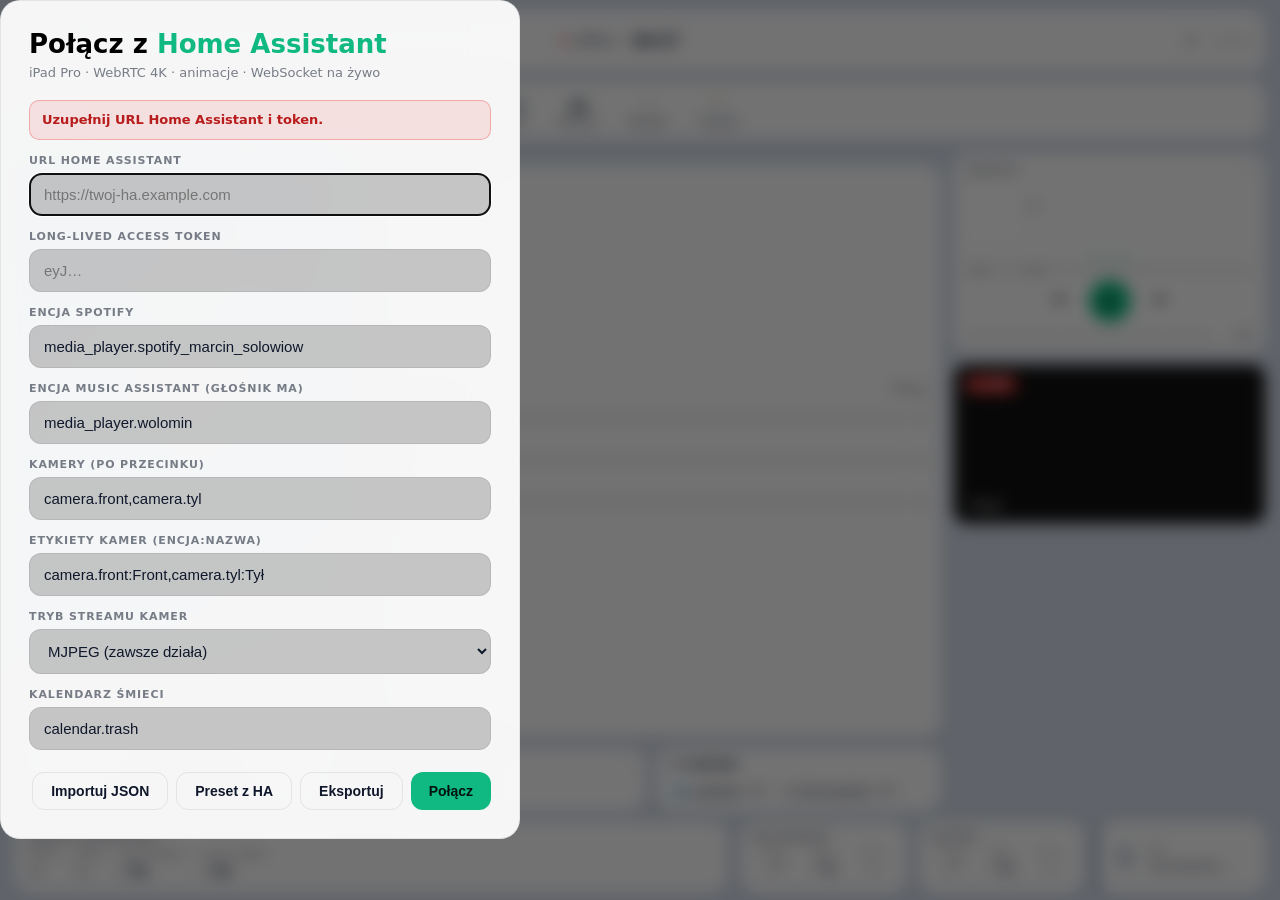
<file: ipad-pro-dashboard/index.html>
<!DOCTYPE html>
<html lang="pl">
<head>
  <meta charset="UTF-8">
  <meta name="viewport" content="width=device-width, initial-scale=1, maximum-scale=1, viewport-fit=cover, user-scalable=no">
  <meta name="apple-mobile-web-app-capable" content="yes">
  <meta name="apple-mobile-web-app-status-bar-style" content="black-translucent">
  <meta name="theme-color" content="#10b981">
  <meta name="color-scheme" content="dark light">
  <link rel="manifest" href="manifest.webmanifest">
  <meta http-equiv="Cache-Control" content="no-cache, no-store, must-revalidate">
  <meta http-equiv="Pragma" content="no-cache">
  <link rel="stylesheet" href="css/app.css?v=1.2.3">
  <title>Dom</title>
  <style>
    .boot-status {
      position: fixed; inset: 0; z-index: 9999; display: flex; align-items: center; justify-content: center;
      color: #334155; font: 600 15px/1.4 system-ui, sans-serif; pointer-events: none;
      background: #d4dce8;
    }
    .boot-status.err { color: #b91c1c; padding: 24px; text-align: center; max-width: 420px; margin: auto; }
    .boot-status.hidden { display: none; }
    /* krytyczny layout — działa nawet gdy Safari trzyma stary app.css */
    body.theme-light { background: #d4dce8; color: #0f172a; }
    body.theme-light #ambient { display: none; }
    #view-home { overflow: hidden; display: flex; flex-direction: column; }
    .dash { flex: 1; min-height: 0; display: flex; flex-direction: column; }
    .dash-cols { flex: 1; min-height: 0; display: grid; grid-template-columns: minmax(180px, 27%) minmax(220px, 1fr) minmax(180px, 25%); gap: 12px; align-items: stretch; }
    .dash-col { display: flex; flex-direction: column; gap: 10px; min-height: 0; overflow: hidden; }
    .tile { background: rgba(255,255,255,0.94); border: 1px solid rgba(15,23,42,0.08); box-shadow: 0 2px 14px rgba(15,23,42,0.06); border-radius: 16px; }
    .wcard { flex: 1; min-height: 120px; display: flex; flex-direction: column; padding: 16px 18px; border-radius: 20px; cursor: pointer; background: linear-gradient(150deg, #9cc6ef, #bcd8f2 42%, #e9f1fa); border: 1px solid rgba(255,255,255,0.55); color: #0b2034; box-shadow: 0 4px 20px rgba(15,23,42,0.08); }
    .gauge { flex-shrink: 0; padding: 12px; text-align: center; }
    .gauge-svg { width: 72px; height: 72px; max-width: 72px; max-height: 72px; display: block; margin: 0 auto; }
    .dash-b { flex-shrink: 0; display: flex; gap: 12px; margin-top: 10px; }
    .aqcard { flex: 1.3; padding: 10px 14px; }
    .glance { flex: 1; display: flex; gap: 10px; }
    .gcard { flex: 1; padding: 10px 12px; }
    .mid-split { display: flex; gap: 10px; flex-shrink: 0; }
    .mid-split .runcard, .mid-split .kcard { flex: 1; min-width: 0; }
    .wfc { display: flex; gap: 6px; margin-top: 8px; padding-top: 8px; border-top: 1px solid rgba(15,23,42,0.08); }
    .wfc-day { flex: 1; text-align: center; font-size: 10px; }
    .wfc-i { display: block; font-size: 16px; margin: 2px 0; }
    .trash-card { display: flex; align-items: center; gap: 10px; padding: 10px 12px; border-left: 4px solid var(--trash-accent, #94a3b8); }
    .trash-ic { width: 28px; height: 28px; flex-shrink: 0; fill: none; stroke: var(--trash-accent, #94a3b8); stroke-width: 1.6; stroke-linecap: round; stroke-linejoin: round; }
    .trash-when { font-size: 16px; font-weight: 800; letter-spacing: -0.02em; line-height: 1.1; }
    .trash-when.soon { color: #ca8a04; }
    .trash-what { font-size: 11px; font-weight: 600; color: rgba(15,23,42,0.55); margin-top: 2px; }
    .rgrid { display: flex; flex-wrap: wrap; margin: -4px; }
    .rcell { flex: 1 1 calc(33.33% - 8px); margin: 4px; min-width: 88px; padding: 8px 10px; }
    .ecard, .kcard, .spro { border-radius: 16px; }
    .camcard { flex: 1 1 auto; max-height: 160px; min-height: 110px; position: relative; overflow: hidden; background: #111; border: 1px solid rgba(15,23,42,0.1); box-shadow: 0 2px 14px rgba(15,23,42,0.06); }
    .camcard .cam-viewport { position: absolute; inset: 0; }
    .camcard .cam-stream { width: 100%; height: 100%; object-fit: cover; display: block; }
  </style>
</head>
<body class="theme-light">
  <div id="boot-status" class="boot-status">Ładowanie panelu…</div>
  <div id="ambient" aria-hidden="true">
    <div class="orb orb-a"></div>
    <div class="orb orb-b"></div>
    <div class="orb orb-c"></div>
    <div class="grain"></div>
  </div>

  <div id="app" class="app hidden">
    <header class="topbar tile anim-in">
      <button type="button" class="icon-btn" id="btn-menu" aria-label="Ustawienia">☰</button>
      <div class="topbar-center">
        <div class="status-pill" id="status-pill"><span class="dot"></span><span id="status-text">offline</span></div>
        <div class="clock" id="clock">--:--</div>
      </div>
      <div class="topbar-right">
        <button type="button" class="icon-btn subtle" id="btn-refresh" aria-label="Odśwież panel" title="Aktualizuj z Git">↺</button>
        <span class="ver" id="ver">v1.2.3</span>
      </div>
    </header>

    <nav class="tabnav tile anim-in" id="tabnav">
      <button type="button" class="tb active" data-tab="home"><span class="tbi">🏠</span>Dom</button>
      <button type="button" class="tb" data-tab="rooms" data-room="salon"><span class="tbi">🛋️</span>Salon</button>
      <button type="button" class="tb" data-tab="rooms" data-room="sypialnia"><span class="tbi">🛏️</span>Sypialnia</button>
      <button type="button" class="tb" data-tab="rooms" data-room="kuchnia"><span class="tbi">🍳</span>Kuchnia</button>
      <button type="button" class="tb" data-tab="rooms" data-room="lazienka_dol"><span class="tbi">🛁</span>Łazienki</button>
      <button type="button" class="tb" data-tab="rooms" data-room="ogrod"><span class="tbi">🌳</span>Ogród</button>
      <button type="button" class="tb" data-tab="energy"><span class="tbi">⚡</span>Energia</button>
      <button type="button" class="tb" data-tab="k1c"><span class="tbi">🖨️</span>K1C</button>
      <button type="button" class="tb" data-tab="cameras"><span class="tbi">📷</span>Kamery</button>
      <button type="button" class="tb" data-tab="music"><span class="tbi">♪</span>Muzyka</button>
      <button type="button" class="tb" data-tab="weather"><span class="tbi">🌦️</span>Pogoda</button>
    </nav>

    <main id="main" class="main">
      <section id="view-home" class="view active" data-view="home">
        <div class="dash">
          <div class="dash-cols">
            <div class="dash-col dash-left">
              <div class="wcard wcard-nav" id="dash-wcard" title="Pogoda — szczegóły">
                <div class="wsun" aria-hidden="true"></div>
                <div class="wglow" aria-hidden="true"></div>
                <div class="wc-inner">
                <div class="wtop">
                  <div>
                    <div class="wcond" id="wd-cond">Pogoda</div>
                    <div class="wloc">📍 Dom</div>
                  </div>
                  <svg class="wsvg" id="wsvg" viewBox="0 0 36 36" aria-hidden="true"></svg>
                </div>
                <div class="wtemp"><span id="wd-temp">--</span><span class="wunit">°C</span></div>
                <div class="wstats">
                  <div class="wst"><b id="wd-pres">--</b><span>hPa</span></div>
                  <div class="wst"><b id="wd-hum">--</b><span>%</span></div>
                  <div class="wst"><b id="wd-wind">--</b><span>km/h</span></div>
                </div>
                <div class="waqline" id="wd-aq"></div>
                <div class="wsunline" id="wd-sun"></div>
                <div class="wfc" id="wfc"></div>
                </div>
              </div>
              <div class="gauge tile">
                <svg class="gauge-svg" viewBox="0 0 120 120" width="72" height="72" aria-hidden="true">
                  <circle cx="60" cy="60" r="52" stroke="rgba(127,127,127,0.18)" stroke-width="10" fill="none"/>
                  <circle id="gauge-arc" cx="60" cy="60" r="52" stroke="#34d399" stroke-width="10" fill="none" stroke-linecap="round" stroke-dasharray="327" stroke-dashoffset="327" transform="rotate(-90 60 60)"/>
                  <text id="gauge-pct" x="60" y="57" text-anchor="middle" font-size="22" font-weight="700">--</text>
                </svg>
                <div class="gauge-lbl">Jakość powietrza</div>
                <div class="gauge-val" id="gauge-lab">--</div>
              </div>
            </div>
            <div class="dash-col dash-mid">
              <div class="rgrid" id="dash-rooms"></div>
              <div class="scenerow" id="dash-scenes"></div>
              <div class="ecard tile">
                <div class="ecard-h">
                  <span class="ecard-t">⚡ Pobór mocy</span>
                  <span class="ecard-now"><span id="e-now">--</span><span class="eu">W</span></span>
                </div>
                <div class="ephases">
                  <div class="eph"><span>L1</span><div class="eph-bar"><i id="e-b1"></i></div><b id="e-pp1">--</b> W</div>
                  <div class="eph"><span>L2</span><div class="eph-bar"><i id="e-b2"></i></div><b id="e-pp2">--</b> W</div>
                  <div class="eph"><span>L3</span><div class="eph-bar"><i id="e-b3"></i></div><b id="e-pp3">--</b> W</div>
                </div>
              </div>
              <div class="mid-split">
                <div class="runcard tile" id="runcard">
                  <div class="run-h"><span class="run-t">🏃 Bieganie dziś</span><span class="run-date" id="run-date">--</span></div>
                  <div class="run-body" id="run-body"><div class="run-empty">Sprawdzam plan…</div></div>
                </div>
                <div class="kcard tile">
                  <div class="kc-h">❄️ Lodówka</div>
                  <div class="ktemps">
                    <div><span>🧊 Lodówka</span><b id="ft2">--</b>°</div>
                    <div><span>❄️ Zamrażarka</span><b id="fzt">--</b>°</div>
                  </div>
                </div>
              </div>
            </div>
            <div class="dash-col dash-right">
              <div class="spro tile">
                <div class="spro-top"><span>Spotify</span><span class="sp-badge">♪</span></div>
                <div class="spro-body">
                  <div class="spro-art" id="sp-art"></div>
                  <div><div class="spro-track" id="sp-t">--</div><div class="spro-artist" id="sp-a">--</div></div>
                </div>
                <div class="wave" id="sp-wave"><span></span><span></span><span></span><span></span><span></span><span></span><span></span><span></span></div>
                <div class="spprog"><span class="sppt" id="sp-pos">0:00</span><div class="sppbar"><div class="sppfill" id="sp-pf"></div></div><span class="sppt" id="sp-dur">0:00</span></div>
                <div class="mctrl">
                  <button type="button" class="mbtn" id="sp-prev">⏮</button>
                  <button type="button" class="mbtn play" id="sp-play">▶</button>
                  <button type="button" class="mbtn" id="sp-next">⏭</button>
                </div>
                <div class="volr"><div class="volbw volset" id="sp-vbw"><div class="volb" id="sp-vb"></div></div><div class="volv" id="sp-vv">0%</div></div>
              </div>
              <div class="camcard tile camcard-dash-nav" id="dash-cam" data-cam="" title="Kamery">
                <div class="cam-viewport">
                  <img class="cam-stream" alt="">
                  <div class="cam-off">brak obrazu</div>
                  <span class="cam-live"><i></i>LIVE</span>
                </div>
                <span class="label">Front</span>
              </div>
              <div class="ctlrow" id="dash-gates"></div>
            </div>
          </div>
          <div class="dash-b">
            <div class="aqcard tile">
              <div class="aqtitle">Jakość powietrza</div>
              <div class="aqgrid">
                <div class="aqitem">PM2.5<b><span id="pm25">--</span></b></div>
                <div class="aqitem">PM10<b><span id="pm10">--</span></b></div>
                <div class="aqitem">Norma PM2.5<b><span id="pm25n">--</span>%</b></div>
                <div class="aqitem">Norma PM10<b><span id="pm10n">--</span>%</b></div>
                <div class="aqitem" id="waq2"></div>
              </div>
            </div>
            <div class="glance">
              <div class="gcard tile">
                <div class="gtitle">Paczkomat</div>
                <div class="grow">
                  <div class="gi"><div class="gl">Temp</div><div class="gv"><span id="pk-t">--</span>°</div></div>
                  <div class="gi"><div class="gl">Wilg.</div><div class="gv"><span id="pk-h">--</span>%</div></div>
                  <div class="gi"><div class="gl">Ciśn.</div><div class="gv"><span id="pk-p">--</span></div></div>
                </div>
              </div>
              <div class="gcard tile">
                <div class="gtitle">Ogród</div>
                <div class="grow">
                  <div class="gi"><div class="gl">Temp</div><div class="gv"><span id="og-t">--</span>°</div></div>
                  <div class="gi"><div class="gl">Wilg.</div><div class="gv"><span id="og-h">--</span>%</div></div>
                  <div class="gi"><div class="gl">Ciśn.</div><div class="gv"><span id="og-p">--</span></div></div>
                </div>
              </div>
              <div class="gcard tile trash-card" id="trash-card">
                <svg class="trash-ic" id="trash-ic" viewBox="0 0 24 24" aria-hidden="true"><path d="M4 7h16M9 7V5a1 1 0 0 1 1-1h4a1 1 0 0 1 1 1v2M6 7l1 13a1 1 0 0 0 1 1h8a1 1 0 0 0 1-1l1-13M10 11v6M14 11v6"/></svg>
                <div class="trash-info">
                  <div class="trash-when" id="trash-when">--</div>
                  <div class="trash-what" id="trash-what">sprawdzam…</div>
                </div>
              </div>
            </div>
          </div>
        </div>
      </section>

      <section id="view-cameras" class="view" data-view="cameras">
        <div class="page-head anim-in">
          <h1 class="page-title">Kamery</h1>
          <p class="page-sub">WebRTC / HLS / MJPEG · pinch-to-zoom w pełnym ekranie</p>
        </div>
        <div class="cam-grid" id="cam-grid"></div>
      </section>

      <section id="view-weather" class="view" data-view="weather">
        <h1 class="page-title anim-in">Pogoda</h1>
        <div id="weather-hero" class="weather-hero glass anim-in"></div>
        <h2 class="section-title anim-in delay-1">Prognoza 7 dni</h2>
        <div id="weather-daily" class="weather-daily"></div>
      </section>

      <section id="view-music" class="view ma-view" data-view="music">
        <div class="ma-head">
          <h1 class="ma-logo">Muzyka</h1>
          <p class="ma-sub">Music Assistant · Discover</p>
          <div class="ma-chips" id="music-chips">
            <button type="button" class="ma-chip on" data-music="discover">Discover</button>
            <button type="button" class="ma-chip" data-music="search">Szukaj</button>
            <button type="button" class="ma-chip" data-music="radio">Radio</button>
            <button type="button" class="ma-chip" data-music="library">Biblioteka</button>
            <button type="button" class="ma-chip" data-music="spotify">Spotify</button>
          </div>
          <div class="ma-players-label">Odtwarzacze</div>
          <div class="ma-players" id="ma-players"></div>
        </div>
        <div class="ma-body">
          <div class="ma-panel" data-panel="discover" id="ma-discover-grid"></div>
          <div class="ma-panel hidden" data-panel="search">
            <div class="ma-search-bar">
              <input type="search" id="ma-query" placeholder="Szukaj artysty, albumu, utworu…" enterkeyhint="search">
              <button type="button" class="btn primary" id="ma-search-btn">Szukaj</button>
            </div>
            <div id="ma-search-results"></div>
          </div>
          <div class="ma-panel hidden" data-panel="radio" id="ma-radio-list"></div>
          <div class="ma-panel hidden" data-panel="library" id="ma-lib-list"></div>
          <div class="ma-panel hidden" data-panel="spotify" id="ma-spotify-feed"></div>
        </div>
        <div class="ma-playerbar" id="now-playing">
          <div class="np-art" id="np-art"></div>
          <div class="np-eq" id="np-eq"><span></span><span></span><span></span><span></span></div>
          <div class="np-meta">
            <div class="np-title" id="np-title">Nic nie gra</div>
            <div class="np-artist" id="np-artist">Wybierz utwór</div>
            <div class="np-progress"><div class="np-bar" id="np-bar"></div></div>
          </div>
          <div class="np-ctrl">
            <button type="button" class="icon-btn" id="np-prev">⏮</button>
            <button type="button" class="icon-btn primary round" id="np-play">▶</button>
            <button type="button" class="icon-btn" id="np-next">⏭</button>
          </div>
          <div class="np-vol"><div class="np-vol-bar" id="np-vol"><div id="np-vol-fill"></div></div><span id="np-vol-txt">0%</span></div>
        </div>
      </section>

      <section id="view-energy" class="view" data-view="energy">
        <h1 class="page-title anim-in">Energia</h1>
        <div class="energy-grid anim-in" id="energy-page"></div>
      </section>

      <section id="view-k1c" class="view" data-view="k1c">
        <h1 class="page-title anim-in">Drukarka K1C</h1>
        <div id="k1c-page" class="anim-in"></div>
      </section>

      <section id="view-rooms" class="view" data-view="rooms">
        <h1 class="page-title anim-in">Pokoje</h1>
        <div class="room-tabs anim-in delay-1" id="room-tabs"></div>
        <div class="light-grid anim-in delay-2" id="room-grid"></div>
        <div id="room-extra" class="room-extra anim-in delay-3"></div>
      </section>
    </main>
  </div>

  <dialog id="cfg" class="cfg-dialog">
    <form class="cfg-card glass" id="cfg-form">
      <h2>Połącz z <span>Home Assistant</span></h2>
      <p class="cfg-sub">iPad Pro · WebRTC 4K · animacje · WebSocket na żywo</p>
      <div id="cfg-error" class="cfg-error" hidden role="alert"></div>
      <label>URL Home Assistant</label>
      <input type="url" id="cfg-url" placeholder="https://twoj-ha.example.com" autocomplete="url" required>
      <label>Long-Lived Access Token</label>
      <input type="password" id="cfg-token" placeholder="eyJ…" autocomplete="off" required>
      <label>Encja Spotify</label>
      <input type="text" id="cfg-spotify" placeholder="media_player.spotify_marcin_solowiow" value="">
      <label>Encja Music Assistant (głośnik MA)</label>
      <input type="text" id="cfg-ma" placeholder="media_player.wolomin" value="">
      <label>Kamery (po przecinku)</label>
      <input type="text" id="cfg-cams" placeholder="camera.front,camera.tyl" value="">
      <label>Etykiety kamer (encja:nazwa)</label>
      <input type="text" id="cfg-labels" placeholder="camera.front:Front,camera.tyl:Tył" value="">
      <label>Tryb streamu kamer</label>
      <select id="cfg-cam-mode">
        <option value="auto">Auto — WebRTC → HLS → MJPEG</option>
        <option value="webrtc">WebRTC (najlepsza jakość)</option>
        <option value="4k">HLS HD/4K</option>
        <option value="mjpeg">MJPEG (zawsze działa)</option>
      </select>
      <label>Kalendarz śmieci</label>
      <input type="text" id="cfg-trash" placeholder="calendar.trash" autocorrect="off" autocapitalize="off" value="">
      <div class="cfg-actions">
        <button type="button" class="btn ghost" id="cfg-import">Importuj JSON</button>
        <button type="button" class="btn ghost" id="cfg-preset">Preset z HA</button>
        <button type="button" class="btn ghost" id="cfg-export">Eksportuj</button>
        <button type="submit" class="btn primary" id="cfg-connect">Połącz</button>
      </div>
    </form>
  </dialog>

  <dialog id="cam-modal" class="cam-modal">
    <div class="cam-modal-inner glass">
      <div class="cam-modal-top">
        <button type="button" class="cam-close" id="cam-close">✕</button>
        <div class="cam-mode-row">
          <button type="button" class="chip sm" id="cam-mode-webrtc">WebRTC</button>
          <button type="button" class="chip sm" id="cam-mode-hls">HLS</button>
          <button type="button" class="chip sm" id="cam-mode-mjpeg">MJPEG</button>
        </div>
      </div>
      <div id="cam-viewport" class="cam-viewport-wrap">
        <video id="cam-video" autoplay playsinline muted></video>
        <img id="cam-snap" alt="" hidden>
      </div>
      <div class="cam-modal-foot">
        <div class="cam-modal-label" id="cam-modal-label"></div>
        <div class="cam-modal-status" id="cam-modal-status">—</div>
      </div>
    </div>
  </dialog>

  <div id="toast" class="toast" role="status"></div>

  <script>
    window.addEventListener('error', (e) => {
      const s = document.getElementById('boot-status');
      if (!s || s.classList.contains('hidden')) return;
      s.classList.add('err');
      s.textContent = 'Błąd JS: ' + (e.message || 'unknown') + '. Wyczyść cache Safari i odśwież.';
    });
    window.addEventListener('unhandledrejection', (e) => {
      const s = document.getElementById('boot-status');
      if (!s || s.classList.contains('hidden')) return;
      s.classList.add('err');
      s.textContent = 'Błąd: ' + (e.reason?.message || e.reason || 'unknown');
    });
  </script>
  <script type="module">
    import('./js/app.js?v=1.2.3').catch((e) => {
      const s = document.getElementById('boot-status');
      if (s) {
        s.classList.remove('hidden');
        s.classList.add('err');
        s.textContent = `Błąd ładowania JS: ${e?.message || e}. W Safari: wyczyść cache i odśwież.`;
      }
    });
  </script>
</body>
</html>
</file>
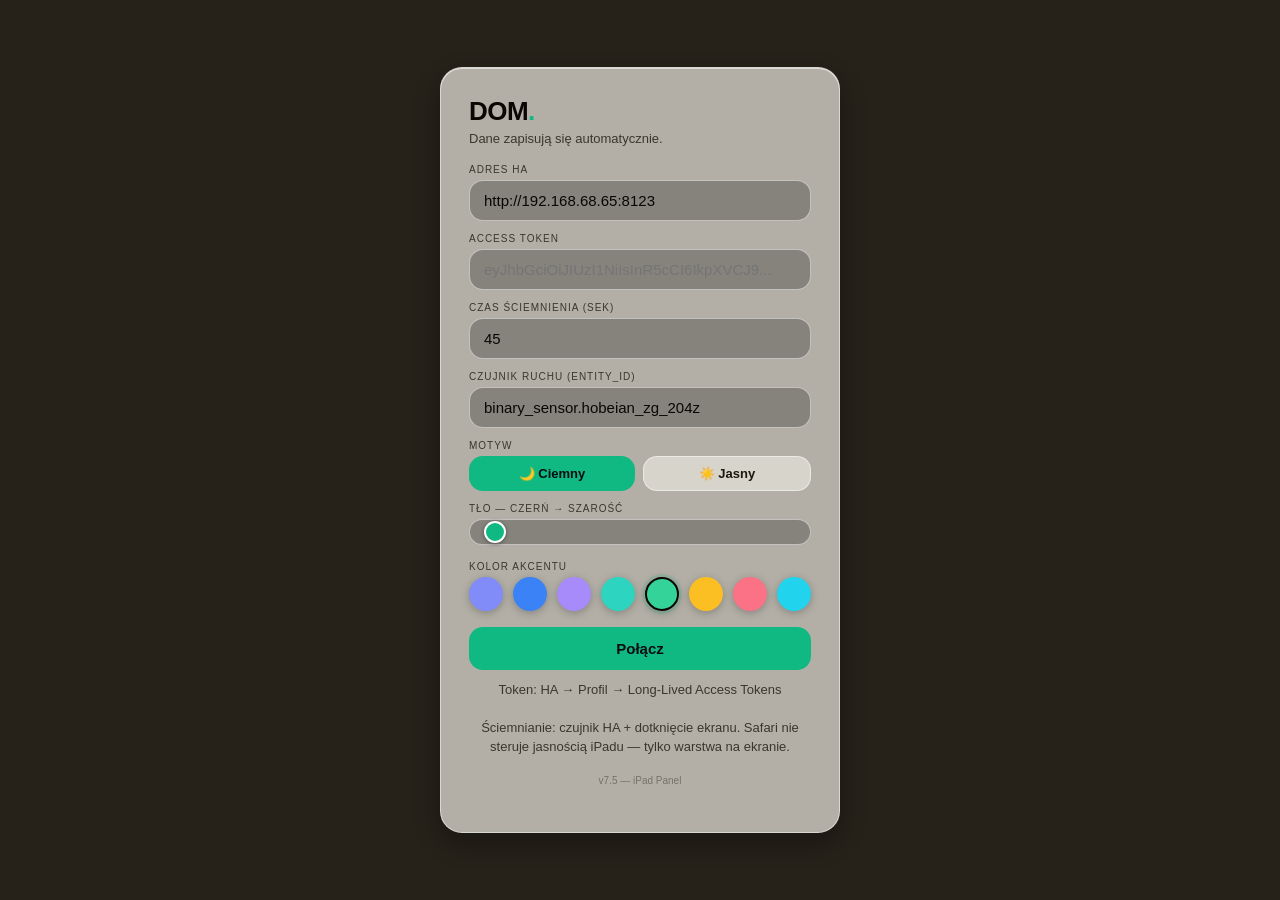
<file: ipad-v10.5.html>
<!DOCTYPE html>
<html lang="pl">
<head>
<meta charset="UTF-8">
<meta name="viewport" content="width=device-width, initial-scale=1.0, maximum-scale=1.0, user-scalable=no">
<meta name="apple-mobile-web-app-capable" content="yes">
<meta name="apple-mobile-web-app-status-bar-style" content="black-translucent">
<meta http-equiv="Cache-Control" content="no-cache, no-store, must-revalidate">
<meta http-equiv="Pragma" content="no-cache">
<!-- build: v10.5 -->
<title>Dom</title>
<style>
:root {
  --bg:#262119;
  --bg2:#2e2920;
  --glass:rgba(229,226,218,0.74);
  --glass2:rgba(241,238,232,0.84);
  --glass-b:rgba(255,255,255,0.5);
  --glass-h:rgba(255,255,255,0.7);
  --border:rgba(20,17,13,0.07);
  --accent:#10b981;
  --accent-rgb:16,185,129;
  --accent2:#34d399;
  --accent-dim:rgba(16,185,129,0.16);
  --accent-soft:rgba(16,185,129,0.16);
  --danger:#ef4444;
  --text:#1c180f;
  --dim:rgba(24,20,12,0.78);
  --bright:#0a0703;
  --on-bg:#efece4;
  --r:22px;
  --rsm:14px;
  --r-lg:28px;
  --shadow:0 10px 26px rgba(0,0,0,0.30), inset 0 1px 0 rgba(255,255,255,0.55);
  --blur:blur(16px) saturate(1.2);
}

body.light{
  --bg:#c7cfde;
  --bg2:#dfe4ee;
  --glass:#eef1f7;
  --glass2:#f6f8fc;
  --glass-b:rgba(15,23,42,0.13);
  --glass-h:#ffffff;
  --border:rgba(15,23,42,0.12);
  --text:#1e293b;
  --dim:rgba(15,23,42,0.55);
  --bright:#0b1220;
  --shadow:0 8px 22px rgba(15,23,42,0.14), 0 1px 2px rgba(15,23,42,0.06);
  --blur:blur(8px) saturate(1.05);
  --on-bg:#1e293b;
}

*{box-sizing:border-box;margin:0;padding:0;-webkit-tap-highlight-color:transparent;}
html,body{position:fixed;top:0;left:0;right:0;bottom:0;width:100%;height:100%;overflow:hidden;color:var(--text);font-family:-apple-system,BlinkMacSystemFont,'SF Pro Display','Helvetica Neue',sans-serif;font-weight:400;-webkit-font-smoothing:antialiased;-webkit-text-size-adjust:100%;}
html{background:#050505;}
body{background:#050505;background:#08070a;background:-webkit-linear-gradient(145deg,#0a0907 0%,#040404 50%,#080610 100%);background:linear-gradient(145deg,#0a0907 0%,#040404 50%,#080610 100%);}
html.light,body.light{background:#c7cfde;}
body.light{background:-webkit-linear-gradient(150deg,#c2cbdc 0%,#d2d8e6 50%,#dad2dd 100%);background:linear-gradient(150deg,#c2cbdc 0%,#d2d8e6 50%,#dad2dd 100%);}

#amb{position:fixed;top:0;left:0;right:0;bottom:0;pointer-events:none;z-index:0;overflow:hidden;background:#050505;background:-webkit-linear-gradient(145deg,#0a0907 0%,#040404 50%,#080610 100%);background:linear-gradient(145deg,#0a0907 0%,#040404 50%,#080610 100%);}
body.light #amb{background:transparent;}
.amb-l{position:absolute;width:62%;height:55%;top:-18%;left:-22%;background:-webkit-radial-gradient(50% 50%,circle,rgba(251,146,60,0.08),transparent 70%);background:radial-gradient(circle,rgba(251,146,60,0.08),transparent 70%);}
.amb-r{position:absolute;width:60%;height:52%;bottom:-16%;right:-18%;background:-webkit-radial-gradient(50% 50%,circle,rgba(var(--accent-rgb),0.10),transparent 70%);background:radial-gradient(circle,rgba(var(--accent-rgb),0.10),transparent 70%);}
.amb-m{position:absolute;width:45%;height:42%;top:30%;left:28%;background:-webkit-radial-gradient(50% 50%,circle,rgba(56,189,248,0.05),transparent 72%);background:radial-gradient(circle,rgba(56,189,248,0.05),transparent 72%);}

.glass,.card,.wcard,.rtcard,.qtile,.mcol,.aqcard,.gcard,.cbox{
  background:var(--glass);
  border:1px solid var(--glass-b);
  -webkit-backdrop-filter:var(--blur);
  backdrop-filter:var(--blur);
}
.glass,.card,.wcard,.rtcard,.qtile,.mcol,.aqcard,.gcard{border-radius:var(--r);box-shadow:var(--shadow);}

/* CONFIG */
#cfg{position:fixed;inset:0;z-index:999;background:var(--bg);display:-webkit-flex;display:flex;-webkit-align-items:center;align-items:center;-webkit-justify-content:center;justify-content:center;}
#cfg.h{display:none;}
.cbox{background:var(--glass);border:1px solid var(--glass-b);border-radius:var(--r);padding:28px;width:88%;max-width:400px;box-shadow:var(--shadow);}
.cbox h2{font-size:26px;font-weight:600;color:var(--bright);margin-bottom:4px;letter-spacing:-0.02em;}
.cbox h2 span{color:var(--accent);}
.cbox p{color:var(--dim);font-size:13px;margin-bottom:18px;}
.cf{margin-bottom:12px;}
.cf label{display:block;font-size:10px;color:var(--dim);margin-bottom:5px;text-transform:uppercase;letter-spacing:.1em;}
.cf input{width:100%;padding:11px 14px;background:rgba(0,0,0,0.25);border:1px solid var(--glass-b);border-radius:var(--rsm);color:var(--bright);font-size:15px;outline:none;-webkit-appearance:none;}
.cf input:focus{border-color:var(--accent);}
.cbtn{width:100%;padding:13px;background:var(--accent);border:none;border-radius:var(--rsm);color:#0a0c12;font-size:15px;font-weight:600;cursor:pointer;margin-top:4px;}
.cnote{font-size:11px;color:var(--dim);margin-top:10px;text-align:center;line-height:1.5;}
.csaved{font-size:11px;color:var(--accent);margin-top:4px;display:none;}
.swatches{display:-webkit-flex;display:flex;-webkit-flex-wrap:wrap;flex-wrap:wrap;margin:-5px;}
.swatches>*{margin:5px;}
.sw{width:34px;height:34px;border-radius:50%;border:2px solid transparent;cursor:pointer;padding:0;-webkit-appearance:none;-webkit-box-shadow:0 2px 8px rgba(0,0,0,0.25);box-shadow:0 2px 8px rgba(0,0,0,0.25);-webkit-transition:-webkit-transform .12s;transition:transform .12s;}
.sw:active{-webkit-transform:scale(0.9);transform:scale(0.9);}
.sw.sel{border-color:var(--bright);-webkit-box-shadow:0 0 0 3px var(--accent-dim),0 2px 8px rgba(0,0,0,0.25);box-shadow:0 0 0 3px var(--accent-dim),0 2px 8px rgba(0,0,0,0.25);}
.crange{width:100%;height:26px;-webkit-appearance:none;appearance:none;background:-webkit-linear-gradient(left,#080808,#d2d2d2);background:linear-gradient(to right,#080808,#d2d2d2);border-radius:999px;outline:none;border:1px solid var(--glass-b);}
.crange::-webkit-slider-thumb{-webkit-appearance:none;width:22px;height:22px;border-radius:50%;background:var(--accent);border:2px solid #fff;-webkit-box-shadow:0 1px 4px rgba(0,0,0,0.4);box-shadow:0 1px 4px rgba(0,0,0,0.4);cursor:pointer;}

/* APP */
#app{position:absolute;top:0;left:0;right:0;bottom:0;z-index:1;display:-webkit-flex;display:flex;-webkit-flex-direction:column;flex-direction:column;overflow:hidden;}
#app.h{display:none;}

/* HEADER */
header{-webkit-flex-shrink:0;flex-shrink:0;display:-webkit-flex;display:flex;-webkit-align-items:center;align-items:center;-webkit-justify-content:space-between;justify-content:space-between;padding:8px 16px 6px;height:54px;background:transparent;}
.hd-left{-webkit-flex:1;flex:1;display:-webkit-flex;display:flex;-webkit-align-items:center;align-items:center;-webkit-justify-content:flex-start;justify-content:flex-start;min-width:0;}
.hd-left>*+*{margin-left:8px;}
.hd-center{-webkit-flex:0 0 auto;flex:0 0 auto;display:-webkit-flex;display:flex;-webkit-flex-direction:column;flex-direction:column;-webkit-align-items:center;align-items:center;line-height:1;}
.hd-right{-webkit-flex:1;flex:1;display:-webkit-flex;display:flex;-webkit-align-items:center;align-items:center;-webkit-justify-content:flex-end;justify-content:flex-end;min-width:0;}
.hd-right>*+*{margin-left:10px;}
.menu-btn{width:36px;height:36px;border:1px solid var(--glass-b);border-radius:12px;background:var(--glass);color:var(--dim);font-size:16px;cursor:pointer;-webkit-flex-shrink:0;flex-shrink:0;-webkit-backdrop-filter:var(--blur);backdrop-filter:var(--blur);}
.hd-title{font-size:15px;font-weight:600;color:var(--bright);letter-spacing:-0.01em;display:none;}
#clock{font-size:26px;font-weight:300;color:var(--on-bg);letter-spacing:-0.02em;font-variant-numeric:tabular-nums;line-height:1;}
#cdate{font-size:11px;font-weight:600;color:var(--on-bg);opacity:0.6;letter-spacing:.04em;margin-top:2px;text-transform:capitalize;}
#dstr{display:none;}
.hbtn{background:var(--glass);border:1px solid var(--glass-b);border-radius:12px;padding:6px 10px;color:var(--dim);font-size:14px;cursor:pointer;-webkit-backdrop-filter:var(--blur);backdrop-filter:var(--blur);}
#ver{font-size:9px;color:#64748b;opacity:1;font-weight:700;}

/* NAV — pill 2026 */
nav{-webkit-flex-shrink:0;flex-shrink:0;display:-webkit-flex;display:flex;-webkit-justify-content:flex-start;justify-content:flex-start;background:var(--glass);border:1px solid var(--glass-b);border-radius:999px;margin:0 14px 8px;padding:4px;overflow-x:auto;-webkit-overflow-scrolling:touch;-webkit-backdrop-filter:var(--blur);backdrop-filter:var(--blur);box-shadow:var(--shadow);}
nav>*+*{margin-left:2px;}
nav::-webkit-scrollbar{display:none;}
.tb{-webkit-flex-shrink:0;flex-shrink:0;padding:8px 14px;background:transparent;border:none;border-radius:999px;color:var(--dim);font-size:11px;font-weight:600;letter-spacing:.02em;cursor:pointer;white-space:nowrap;-webkit-transition:background .2s,color .2s;transition:background .2s,color .2s;}
.tbi{font-size:12px;margin-right:5px;-webkit-filter:grayscale(0.2);filter:grayscale(0.2);}
.tb.a{color:var(--bright);background:var(--glass2);box-shadow:0 2px 14px rgba(0,0,0,0.18);}
body.light .tb.a{box-shadow:0 2px 12px rgba(15,23,42,0.08);}

/* CONTENT */
#content{-webkit-flex:1;flex:1;overflow:hidden;min-height:0;position:relative;}
#view-dom{display:none;position:absolute;top:0;left:0;right:0;bottom:0;padding:4px 12px 10px;}
#view-dom.view.active{display:-webkit-flex;display:flex;-webkit-flex-direction:column;flex-direction:column;}
.dash{-webkit-flex:1;flex:1;display:-webkit-flex;display:flex;-webkit-flex-direction:column;flex-direction:column;height:100%;min-height:0;overflow:hidden;}
.dash>*+*{margin-top:14px;}
.dash-w{-webkit-flex:0 0 auto;flex:0 0 auto;}
.dash-t{-webkit-flex:0 0 auto;flex:0 0 auto;}
.dash-q{-webkit-flex:0 0 auto;flex:0 0 auto;}
.dash-m{-webkit-flex:1 1 auto;flex:1 1 auto;min-height:100px;}
.dash-b{-webkit-flex:0 0 auto;flex:0 0 auto;}
.dash-row{display:-webkit-flex;display:flex;width:100%;}
.dash-row>*+*{margin-left:14px;}
#view-salon,#view-sypialnia,#view-kuchnia,#view-lazienki,#view-ogrod,#view-energia,#view-drukarka,#view-kamery,#view-zero{display:none;overflow-y:auto;-webkit-overflow-scrolling:touch;position:absolute;top:0;left:0;right:0;bottom:0;padding:10px 12px;}
#view-salon.active,#view-sypialnia.active,#view-kuchnia.active,#view-lazienki.active,#view-ogrod.active,#view-energia.active,#view-drukarka.active,#view-kamery.active{display:block;}
.camgrid{display:-webkit-flex;display:flex;-webkit-flex-wrap:wrap;flex-wrap:wrap;margin:-5px;}
.camgrid>*{margin:5px;}
.camcard{-webkit-flex:1 1 calc(50% - 10px);flex:1 1 calc(50% - 10px);min-width:280px;position:relative;border-radius:var(--r);overflow:hidden;background:#000;border:1px solid var(--glass-b);box-shadow:var(--shadow);}
.camcard img{display:block;width:100%;height:auto;background:#000;}
.camcard .camlbl{position:absolute;left:10px;bottom:10px;padding:4px 10px;border-radius:999px;background:rgba(0,0,0,0.5);color:#fff;font-size:12px;font-weight:600;letter-spacing:.02em;-webkit-backdrop-filter:blur(6px);backdrop-filter:blur(6px);}
.camcard .camoff{position:absolute;top:0;left:0;right:0;bottom:0;display:-webkit-flex;display:flex;-webkit-align-items:center;align-items:center;-webkit-justify-content:center;justify-content:center;color:rgba(255,255,255,0.5);font-size:13px;}
#view-zero{padding:10px 12px;overflow-y:auto;-webkit-overflow-scrolling:touch;}
#view-zero.active{display:block;}
.zero-panel{text-align:center;padding:28px 20px;margin-top:12px;}
.zero-logo{font-size:26px;font-weight:700;color:var(--bright);letter-spacing:.04em;margin-bottom:6px;}
.zero-sub{font-size:12px;color:var(--dim);margin-bottom:18px;line-height:1.5;}
.zero-btn{width:100%;max-width:300px;padding:14px;background:var(--accent2);border:none;border-radius:var(--rsm);color:#fff;font-size:16px;font-weight:600;cursor:pointer;margin-bottom:10px;}
.zero-link{display:inline-block;font-size:12px;color:var(--accent);text-decoration:none;padding:8px 12px;border:1px solid rgba(var(--accent-rgb),0.3);border-radius:8px;}
.zero-note{font-size:11px;color:var(--accent2);margin-top:16px;line-height:1.5;text-align:left;padding:12px;background:rgba(251,146,60,0.08);border-radius:var(--rsm);border:1px solid rgba(251,146,60,0.2);}
.view{display:none;}
.view.active{display:block;}

.st{font-size:10px;font-weight:600;color:var(--dim);letter-spacing:.12em;text-transform:uppercase;margin:10px 0 6px;}
.g2{display:-webkit-flex;display:flex;-webkit-flex-wrap:wrap;flex-wrap:wrap;margin:-4px -4px 4px;}
.g2>*{-webkit-flex:1 1 calc(50% - 8px);flex:1 1 calc(50% - 8px);margin:4px;}
.g3{display:-webkit-flex;display:flex;-webkit-flex-wrap:wrap;flex-wrap:wrap;margin:-4px -4px 4px;}
.g3>*{-webkit-flex:1 1 calc(33.33% - 8px);flex:1 1 calc(33.33% - 8px);margin:4px;}
.g4{display:-webkit-flex;display:flex;-webkit-flex-wrap:wrap;flex-wrap:wrap;margin:-4px -4px 4px;}
.g4>*{-webkit-flex:1 1 calc(25% - 8px);flex:1 1 calc(25% - 8px);margin:4px;}
.card{background:var(--glass);border:1px solid var(--glass-b);border-radius:var(--r);padding:14px;box-shadow:var(--shadow);-webkit-backdrop-filter:var(--blur);backdrop-filter:var(--blur);}

/* WEATHER */
.wcard{position:relative;padding:0;width:100%;overflow:hidden;border-radius:var(--r-lg);background:#bcd8f2;background:-webkit-radial-gradient(22% 28%,circle,rgba(255,255,255,0.95),transparent 22%),-webkit-radial-gradient(40% 22%,circle,rgba(255,255,255,0.85),transparent 16%),-webkit-radial-gradient(72% 68%,circle,rgba(255,255,255,0.88),transparent 26%),-webkit-radial-gradient(86% 40%,circle,rgba(255,255,255,0.8),transparent 20%),-webkit-linear-gradient(150deg,#9cc6ef 0%,#bcd8f2 42%,#e9f1fa 100%);background:radial-gradient(circle at 22% 28%,rgba(255,255,255,0.95),transparent 22%),radial-gradient(circle at 40% 22%,rgba(255,255,255,0.85),transparent 16%),radial-gradient(circle at 72% 68%,rgba(255,255,255,0.88),transparent 26%),radial-gradient(circle at 86% 40%,rgba(255,255,255,0.8),transparent 20%),linear-gradient(150deg,#9cc6ef 0%,#bcd8f2 42%,#e9f1fa 100%);}
body.light .wcard{background:#a9cef0;background:-webkit-radial-gradient(22% 28%,circle,rgba(255,255,255,0.95),transparent 22%),-webkit-radial-gradient(72% 68%,circle,rgba(255,255,255,0.9),transparent 26%),-webkit-linear-gradient(150deg,#8fbdea 0%,#b3d3f1 45%,#e4eefb 100%);background:radial-gradient(circle at 22% 28%,rgba(255,255,255,0.95),transparent 22%),radial-gradient(circle at 72% 68%,rgba(255,255,255,0.9),transparent 26%),linear-gradient(150deg,#8fbdea 0%,#b3d3f1 45%,#e4eefb 100%);border:1px solid rgba(15,23,42,0.12);}
.wcard .wcond,.wcard .wtemp,.wcard .wst b{color:#0b2034 !important;}
.wcard .wloc,.wcard .wst,.wcard .wunit{color:rgba(11,32,52,0.62) !important;}
body.light .wglow{opacity:0.5;}
body.light .wtemp{font-weight:500;color:#0b1220;}
body.light .wcond{color:#0b1220;}
body.light .wst b{color:#0b1220;}
/* duża szklana kula */
.wglow{position:absolute;top:50%;left:50%;width:300px;height:300px;margin:-150px 0 0 -150px;border-radius:50%;background:-webkit-radial-gradient(50% 36%,circle,rgba(255,255,255,0.75),rgba(255,255,255,0.25) 45%,transparent 66%);background:radial-gradient(circle at 50% 36%,rgba(255,255,255,0.75),rgba(255,255,255,0.25) 45%,transparent 66%);-webkit-box-shadow:inset 0 2px 40px rgba(255,255,255,0.4);box-shadow:inset 0 2px 40px rgba(255,255,255,0.4);pointer-events:none;z-index:0;}
.wsun{position:absolute;top:8%;left:50%;width:140px;height:140px;margin-left:-70px;border-radius:50%;background:-webkit-radial-gradient(50% 50%,circle,rgba(251,191,36,0.30),transparent 62%);background:radial-gradient(circle,rgba(251,191,36,0.30),transparent 62%);pointer-events:none;z-index:0;}
.d3-left .wcard{-webkit-flex:1 1 auto;flex:1 1 auto;display:-webkit-flex;display:flex;-webkit-flex-direction:column;flex-direction:column;}
.d3-left .wcard .wc-inner{-webkit-flex:1 1 auto;flex:1 1 auto;}
.d3-left .wcard .waqline{margin-top:auto;}
.d3-left .gauge{-webkit-flex:0 0 auto;flex:0 0 auto;}
.wc-inner{position:relative;padding:14px 18px 14px;display:-webkit-flex;display:flex;-webkit-flex-direction:column;flex-direction:column;-webkit-justify-content:flex-start;justify-content:flex-start;z-index:1;}
.wtop{display:-webkit-flex;display:flex;-webkit-justify-content:space-between;justify-content:space-between;-webkit-align-items:center;align-items:center;margin-bottom:6px;}
.wtop>*+*{margin-left:8px;}
.wcond{font-size:21px;font-weight:700;color:var(--bright);letter-spacing:-0.02em;line-height:1.2;}
.wloc{font-size:11px;color:var(--dim);margin-top:3px;}
.wtemp{font-size:70px;font-weight:500;color:var(--bright);line-height:1;letter-spacing:-0.04em;text-align:center;margin:10px 0 12px;}
.wunit{font-size:26px;color:var(--dim);font-weight:300;margin-left:2px;}
.wsvg{width:78px;height:78px;-webkit-flex-shrink:0;flex-shrink:0;filter:drop-shadow(0 8px 16px rgba(0,0,0,0.28));}
.wstats{display:-webkit-flex;display:flex;margin-top:2px;}
.wstats>*+*{margin-left:6px;}
.wst{-webkit-flex:1;flex:1;text-align:center;font-size:10px;color:var(--dim);line-height:1.35;}
.wst b{display:block;color:var(--bright);font-weight:700;font-size:18px;letter-spacing:-0.02em;margin-bottom:1px;}
.wfc{display:-webkit-flex;display:flex;margin-top:10px;padding-top:10px;border-top:1px solid var(--glass-b);}
.wfc>*+*{margin-left:5px;}
.wfd{-webkit-flex:1 1 0;flex:1 1 0;min-width:0;text-align:center;padding:7px 2px;border-radius:13px;background:var(--glass2);border:1px solid var(--glass-b);overflow:hidden;}
.wfd .wdn{font-size:9px;color:var(--dim);text-transform:uppercase;letter-spacing:.1em;font-weight:700;}
.wfd .wft{font-size:14px;font-weight:700;color:var(--bright);margin-top:4px;letter-spacing:-0.03em;white-space:nowrap;}
.wfd .wfi{width:24px;height:24px;margin:4px auto 0;}
.waqline{margin-top:12px;}

/* TEMP kafle */
.rtrow{display:-webkit-flex;display:flex;width:100%;}
.rtrow>*+*{margin-left:14px;}
.rtcard{-webkit-flex:1;flex:1;padding:14px 8px;text-align:center;min-width:0;overflow:hidden;}
.rtcard:nth-child(1){border-color:rgba(251,146,60,0.22);}
.rtcard:nth-child(2){border-color:rgba(var(--accent-rgb),0.22);}
.rtcard:nth-child(3){border-color:rgba(147,197,253,0.18);}
.rtcard:nth-child(4){border-color:rgba(196,181,253,0.18);}
.rtcard:nth-child(5){border-color:rgba(52,211,153,0.18);}
.rtname{font-size:10px;color:var(--dim);text-transform:uppercase;letter-spacing:.1em;font-weight:700;margin-bottom:8px;}
.rtval{font-size:30px;font-weight:500;color:var(--bright);line-height:1;letter-spacing:-0.02em;}
.rthum{font-size:11px;color:var(--dim);margin-top:5px;font-weight:600;}

/* QUICK tiles */
.qrow{display:-webkit-flex;display:flex;}
.qrow>*+*{margin-left:10px;}
.qtile{-webkit-flex:1;flex:1;padding:16px 10px;text-align:center;cursor:pointer;-webkit-user-select:none;user-select:none;-webkit-transition:-webkit-transform .15s;transition:transform .15s;}
.qtile:active{opacity:0.8;-webkit-transform:scale(0.97);transform:scale(0.97);}
.qico{font-size:28px;line-height:1;margin-bottom:8px;}
.qname{font-size:12px;color:var(--dim);font-weight:500;}

/* TOP ROW — pogoda + karty stanu (jak w referencji) */
.dash-top{display:-webkit-flex;display:flex;-webkit-flex:0 0 auto;flex:0 0 auto;}
.dash-top>*+*{margin-left:10px;}
.dash-top .wcard{-webkit-flex:1.9;flex:1.9;}
.statecol{-webkit-flex:1;flex:1;display:-webkit-flex;display:flex;-webkit-flex-direction:column;flex-direction:column;min-width:0;}
.statecol>*+*{margin-top:10px;}
.statecard{-webkit-flex:1;flex:1;display:-webkit-flex;display:flex;-webkit-align-items:center;align-items:center;-webkit-justify-content:space-between;justify-content:space-between;padding:18px 20px;border-radius:var(--r-lg);cursor:pointer;-webkit-user-select:none;user-select:none;-webkit-transition:-webkit-transform .15s;transition:transform .15s;-webkit-backdrop-filter:var(--blur);backdrop-filter:var(--blur);box-shadow:var(--shadow);overflow:hidden;}
.statecard:active{-webkit-transform:scale(0.98);transform:scale(0.98);}
.sc-l{display:-webkit-flex;display:flex;-webkit-align-items:center;align-items:center;min-width:0;}
.sc-l>*+*{margin-left:12px;}
.scico{font-size:24px;line-height:1;-webkit-flex-shrink:0;flex-shrink:0;}
.scname{font-size:17px;font-weight:700;color:var(--bright);letter-spacing:-0.01em;white-space:nowrap;overflow:hidden;text-overflow:ellipsis;}
.scstate{font-size:14px;font-weight:700;letter-spacing:-0.01em;-webkit-flex-shrink:0;flex-shrink:0;}
.sc-rose{background:-webkit-linear-gradient(135deg,rgba(251,113,133,0.20),rgba(251,113,133,0.05));background:linear-gradient(135deg,rgba(251,113,133,0.20),rgba(251,113,133,0.05));border:1px solid rgba(251,113,133,0.28);}
.sc-rose .scstate{color:#be123c;}
.sc-amber{background:-webkit-linear-gradient(135deg,rgba(251,191,36,0.20),rgba(251,191,36,0.05));background:linear-gradient(135deg,rgba(251,191,36,0.20),rgba(251,191,36,0.05));border:1px solid rgba(251,191,36,0.28);}
.sc-amber .scstate{color:#b45309;}
.sc-emerald{background:-webkit-linear-gradient(135deg,rgba(52,211,153,0.20),rgba(52,211,153,0.05));background:linear-gradient(135deg,rgba(52,211,153,0.20),rgba(52,211,153,0.05));border:1px solid rgba(52,211,153,0.28);}
.sc-emerald .scstate{color:#0a7a52;}

/* ===== LAYOUT PRO (3 kolumny) ===== */
.d3{display:-webkit-flex;display:flex;-webkit-flex:1 1 auto;flex:1 1 auto;min-height:0;}
.d3-left,.d3-mid{margin-right:14px;}
.d3-col{display:-webkit-flex;display:flex;-webkit-flex-direction:column;flex-direction:column;min-height:0;overflow-y:auto;overflow-x:hidden;-webkit-overflow-scrolling:touch;}
.d3-col>*+*{margin-top:14px;}
.d3-mid>*+*{margin-top:9px;}
.d3-col::-webkit-scrollbar{display:none;}
.d3-left{-webkit-flex:0 0 27%;flex:0 0 27%;}
.d3-mid{-webkit-flex:1 1 auto;flex:1 1 auto;}
.d3-right{-webkit-flex:0 0 25%;flex:0 0 25%;}

/* AQ ring gauge */
.gauge{padding:7px;text-align:center;display:-webkit-flex;display:flex;-webkit-flex-direction:column;flex-direction:column;-webkit-align-items:center;align-items:center;-webkit-justify-content:center;justify-content:center;-webkit-flex:0 0 auto;flex:0 0 auto;}
.gauge-svg{width:60px;height:60px;}
.gauge{color:#0b1220;}
.gauge-lbl{font-size:9px;letter-spacing:.14em;text-transform:uppercase;color:#0b1220;font-weight:800;margin-top:4px;}
.gauge-val{font-size:12px;font-weight:800;color:#0b1220;margin-top:1px;}
.gauge-svg #gauge-pct{fill:#0b1220;font-weight:800;}
.gauge-svg text{fill:#0b1220 !important;}
.aqbars{display:-webkit-flex;display:flex;-webkit-align-items:flex-end;align-items:flex-end;height:24px;margin-top:6px;width:100%;max-width:230px;padding:4px 6px;border-radius:14px;background:var(--glass2);border:1px solid var(--glass-b);-webkit-backdrop-filter:var(--blur);backdrop-filter:var(--blur);-webkit-box-shadow:inset 0 1px 0 rgba(255,255,255,0.35),0 4px 14px rgba(0,0,0,0.12);box-shadow:inset 0 1px 0 rgba(255,255,255,0.35),0 4px 14px rgba(0,0,0,0.12);-webkit-box-sizing:border-box;box-sizing:border-box;}
.aqbars i{-webkit-flex:1;flex:1;min-width:2px;height:10%;margin-left:2px;border-radius:3px;background:-webkit-linear-gradient(bottom,rgba(var(--accent-rgb),0.55),rgba(var(--accent-rgb),0.95));background:linear-gradient(0deg,rgba(var(--accent-rgb),0.55),rgba(var(--accent-rgb),0.95));-webkit-box-shadow:inset 0 1px 0 rgba(255,255,255,0.5),0 0 6px rgba(var(--accent-rgb),0.45);box-shadow:inset 0 1px 0 rgba(255,255,255,0.5),0 0 6px rgba(var(--accent-rgb),0.45);-webkit-transition:height .5s;transition:height .5s;}

/* Room grid PRO */
.rgrid{display:-webkit-flex;display:flex;-webkit-flex-wrap:wrap;flex-wrap:wrap;margin:-5px;-webkit-flex:0 0 auto;flex:0 0 auto;}
.rcell{-webkit-flex:1 1 calc(33.33% - 10px);flex:1 1 calc(33.33% - 10px);margin:5px;min-width:0;position:relative;padding:7px 10px 6px;overflow:hidden;}
.rcell-h{display:-webkit-flex;display:flex;-webkit-justify-content:space-between;justify-content:space-between;-webkit-align-items:center;align-items:center;margin-bottom:4px;}
.rcell-name{font-size:10px;letter-spacing:.1em;text-transform:uppercase;color:var(--dim);font-weight:700;}
.rbulb{width:26px;height:26px;border-radius:50%;border:1px solid var(--glass-b);background:var(--glass2);display:-webkit-flex;display:flex;-webkit-align-items:center;align-items:center;-webkit-justify-content:center;justify-content:center;font-size:13px;cursor:pointer;-webkit-flex-shrink:0;flex-shrink:0;}
.rbulb.on{background:rgba(var(--accent-rgb),0.22);border-color:rgba(var(--accent-rgb),0.5);color:var(--accent);-webkit-box-shadow:0 0 16px rgba(var(--accent-rgb),0.4);box-shadow:0 0 16px rgba(var(--accent-rgb),0.4);}
.rcell.lit{background:rgba(var(--accent-rgb),0.16);border-color:rgba(var(--accent-rgb),0.45);-webkit-box-shadow:0 0 22px rgba(var(--accent-rgb),0.35),inset 0 0 18px rgba(var(--accent-rgb),0.12);box-shadow:0 0 22px rgba(var(--accent-rgb),0.35),inset 0 0 18px rgba(var(--accent-rgb),0.12);}
.rcell.lit .rcell-name{color:var(--accent);}
.ricon{font-size:22px;line-height:1;text-align:center;margin:0 0 2px;}
.rcell .rtval{font-size:20px;font-weight:400;color:var(--bright);line-height:1;letter-spacing:-0.02em;text-align:center;}
/* Garderoba + Ogród mniejsze (~30%) by zmieściła się kuchnia */
.rgrid .rcell:nth-child(4),.rgrid .rcell:nth-child(5){padding:8px 11px 7px;}
.rgrid .rcell:nth-child(4) .rcell-h,.rgrid .rcell:nth-child(5) .rcell-h{margin-bottom:2px;}
.rgrid .rcell:nth-child(4) .ricon,.rgrid .rcell:nth-child(5) .ricon{font-size:20px;margin:0 0 2px;}
.rgrid .rcell:nth-child(4) .rtval,.rgrid .rcell:nth-child(5) .rtval{font-size:18px;}
.rgrid .rcell:nth-child(4) .rthum,.rgrid .rcell:nth-child(5) .rthum{font-size:10px;}
.rcell .rthum{font-size:10px;color:var(--dim);margin-top:2px;text-align:center;}

/* Wiersz kontrolek (Schody / Brama) */
.ctlrow{display:-webkit-flex;display:flex;-webkit-flex:0 0 auto;flex:0 0 auto;min-height:72px;}
.ctlrow>*+*{margin-left:10px;}
.ctlrow .statecard{-webkit-flex:1;flex:1;}
.d3-right .ctlrow{-webkit-flex-direction:column;flex-direction:column;min-height:0;}
.d3-right .ctlrow>*+*{margin-top:14px;margin-left:0;}
.d3-right .ctlrow .statecard{padding:15px 16px;-webkit-flex:0 0 auto;flex:0 0 auto;}
.d3-right .scico{font-size:21px;}
.d3-right .scname{font-size:15px;}
.d3-right .scstate{font-size:13px;}

/* Karta kuchni — przełączniki + lodówka (kompakt, bez przewijania) */
.kcard{-webkit-flex:0 0 auto;flex:0 0 auto;padding:9px 12px;}
.kc-h{display:-webkit-flex;display:flex;-webkit-align-items:center;align-items:center;-webkit-justify-content:space-between;justify-content:space-between;margin-bottom:7px;}
.kc-t{font-size:10px;letter-spacing:.1em;text-transform:uppercase;color:var(--dim);font-weight:700;}
.kc-fridge{font-size:13px;color:var(--text);font-weight:600;}
.kc-fridge b{color:var(--bright);font-weight:700;font-size:16px;}
.ktemps{display:-webkit-flex;display:flex;}
.ktemps>*+*{margin-left:8px;}
.ktemp{-webkit-flex:1;flex:1;display:-webkit-flex;display:flex;-webkit-align-items:center;align-items:center;padding:6px 9px;border-radius:11px;border:1px solid var(--glass-b);background:var(--glass2);}
.ktemp-i{font-size:15px;margin-right:7px;}
.ktemp-m{min-width:0;}
.ktemp-l{display:block;font-size:8px;letter-spacing:.05em;text-transform:uppercase;color:var(--dim);font-weight:700;}
.ktemp-v{font-size:16px;font-weight:400;color:var(--bright);letter-spacing:-0.02em;line-height:1.1;}

/* Kamera na pulpicie (pod Spotify) */
.camcard-dash{-webkit-flex:0 0 auto;flex:0 0 auto;min-width:0;}
.camcard-dash img{min-height:120px;}
.camcard-dash .camoff{min-height:120px;}
/* Karta biegania */
.runcard{-webkit-flex:0 0 auto;flex:0 0 auto;padding:10px 12px;}
.run-h{display:-webkit-flex;display:flex;-webkit-align-items:baseline;align-items:baseline;-webkit-justify-content:space-between;justify-content:space-between;margin-bottom:6px;}
.run-t{font-size:11px;letter-spacing:.1em;text-transform:uppercase;color:var(--dim);font-weight:700;}
.run-date{font-size:11px;color:var(--dim);font-weight:600;}
.run-ev{display:-webkit-flex;display:flex;-webkit-align-items:center;align-items:center;padding:7px 10px;border-radius:10px;background:var(--glass2);border:1px solid var(--glass-b);}
.run-ev+.run-ev{margin-top:8px;}
.run-time{font-size:13px;font-weight:700;color:var(--accent);width:46px;-webkit-flex-shrink:0;flex-shrink:0;}
.run-sum{font-size:13px;font-weight:600;color:var(--bright);line-height:1.35;}
.run-empty{font-size:12px;color:var(--dim);font-weight:600;padding:4px 0;}
.chiprow{display:-webkit-flex;display:flex;-webkit-flex-wrap:wrap;flex-wrap:wrap;margin:-4px;}
.ktog{-webkit-flex:1 1 calc(50% - 8px);flex:1 1 calc(50% - 8px);margin:4px;display:-webkit-flex;display:flex;-webkit-align-items:center;align-items:center;-webkit-justify-content:space-between;justify-content:space-between;padding:9px 12px;border-radius:14px;border:1px solid var(--glass-b);background:var(--glass2);color:var(--text);font-size:12px;font-weight:600;cursor:pointer;-webkit-user-select:none;user-select:none;}
.ktog:active{-webkit-transform:scale(0.98);transform:scale(0.98);}
.ktl{white-space:nowrap;overflow:hidden;text-overflow:ellipsis;}
.ktsw{width:38px;height:22px;border-radius:999px;background:rgba(127,127,127,0.30);position:relative;-webkit-flex-shrink:0;flex-shrink:0;-webkit-transition:background .2s;transition:background .2s;}
.ktsw i{position:absolute;top:2px;left:2px;width:18px;height:18px;border-radius:50%;background:#fff;-webkit-box-shadow:0 1px 3px rgba(0,0,0,0.35);box-shadow:0 1px 3px rgba(0,0,0,0.35);-webkit-transition:left .2s;transition:left .2s;}
.ktog.on{border-color:rgba(var(--accent-rgb),0.45);color:var(--bright);}
.ktog.on .ktsw{background:var(--accent);-webkit-box-shadow:0 0 12px rgba(var(--accent-rgb),0.45);box-shadow:0 0 12px rgba(var(--accent-rgb),0.45);}
.ktog.on .ktsw i{left:18px;}

/* Karta energii — aktualny pobór */
.ecard{-webkit-flex:0 0 auto;flex:0 0 auto;padding:12px 16px;display:-webkit-flex;display:flex;-webkit-flex-direction:column;flex-direction:column;-webkit-justify-content:center;justify-content:center;position:relative;overflow:hidden;background:-webkit-linear-gradient(135deg,rgba(251,191,36,0.28),var(--glass2) 58%);background:linear-gradient(135deg,rgba(251,191,36,0.28),var(--glass2) 58%);}
body.light .ecard{background:-webkit-linear-gradient(135deg,rgba(251,191,36,0.12),rgba(255,255,255,0.96) 55%);background:linear-gradient(135deg,rgba(251,191,36,0.12),rgba(255,255,255,0.96) 55%);}
.ecard:before{content:'';position:absolute;top:-25%;right:-8%;width:58%;height:150%;border-radius:50%;background:-webkit-radial-gradient(32% 38%,circle,rgba(168,85,247,0.5),transparent 60%),-webkit-radial-gradient(72% 60%,circle,rgba(56,189,248,0.45),transparent 60%),-webkit-radial-gradient(52% 82%,circle,rgba(244,114,182,0.45),transparent 60%);background:radial-gradient(circle at 32% 38%,rgba(168,85,247,0.5),transparent 60%),radial-gradient(circle at 72% 60%,rgba(56,189,248,0.45),transparent 60%),radial-gradient(circle at 52% 82%,rgba(244,114,182,0.45),transparent 60%);-webkit-filter:blur(20px);filter:blur(20px);opacity:0.7;pointer-events:none;z-index:0;}
.ecard>*{position:relative;z-index:1;}
.ecard-h{display:-webkit-flex;display:flex;-webkit-align-items:baseline;align-items:baseline;-webkit-justify-content:space-between;justify-content:space-between;margin-bottom:8px;}
.ecard-t{font-size:11px;letter-spacing:.12em;text-transform:uppercase;color:var(--dim);font-weight:700;}
.ecard-now{font-size:30px;font-weight:300;color:var(--bright);letter-spacing:-0.03em;line-height:1;}
.ecard-now .eu{font-size:15px;color:var(--dim);font-weight:400;margin-left:3px;}
.ephases{display:-webkit-flex;display:flex;-webkit-flex-direction:column;flex-direction:column;}
.ephases>*+*{margin-top:8px;}
.eph{display:-webkit-flex;display:flex;-webkit-align-items:center;align-items:center;}
.eph>*+*{margin-left:10px;}
.eph-l{font-size:10px;font-weight:700;color:var(--dim);width:22px;-webkit-flex-shrink:0;flex-shrink:0;}
.eph-bar{-webkit-flex:1;flex:1;height:9px;border-radius:9px;background:rgba(127,127,127,0.16);position:relative;}
.eph-bar>i{position:absolute;top:0;left:0;height:100%;width:0;border-radius:9px;background:-webkit-linear-gradient(left,#fbbf24,#fb923c);background:linear-gradient(90deg,#fbbf24,#fb923c);-webkit-box-shadow:0 0 12px rgba(251,191,36,0.6);box-shadow:0 0 12px rgba(251,191,36,0.6);-webkit-transition:width .6s;transition:width .6s;}
.eph-bar>i b{position:absolute;right:-7px;top:50%;margin-top:-9px;font-size:13px;line-height:1;filter:drop-shadow(0 0 5px rgba(251,191,36,0.9));}
.eph-v{font-size:12px;font-weight:600;color:var(--text);width:54px;text-align:right;-webkit-flex-shrink:0;flex-shrink:0;}

/* Spotify PRO */
.spro{-webkit-flex:0 0 auto;flex:0 0 auto;padding:14px;}
.spro-top{display:-webkit-flex;display:flex;-webkit-align-items:center;align-items:center;-webkit-justify-content:space-between;justify-content:space-between;margin-bottom:10px;}
.spro-lbl{font-size:10px;letter-spacing:.14em;text-transform:uppercase;color:var(--dim);font-weight:700;}
.spro-badge{width:18px;height:18px;border-radius:50%;background:#1db954;display:-webkit-flex;display:flex;-webkit-align-items:center;align-items:center;-webkit-justify-content:center;justify-content:center;font-size:11px;}
.spro-body{display:-webkit-flex;display:flex;-webkit-align-items:center;align-items:center;margin-bottom:12px;}
.spro-body>*+*{margin-left:12px;}
.spro-art{width:52px;height:52px;border-radius:12px;-webkit-flex-shrink:0;flex-shrink:0;background:var(--glass2) -webkit-radial-gradient(50% 0,circle,rgba(var(--accent-rgb),0.4),transparent 70%);background:var(--glass2);background-size:cover;background-position:center;box-shadow:0 4px 14px rgba(0,0,0,0.3);}
.spro-meta{min-width:0;}
.spro-track{font-size:14px;font-weight:700;color:var(--bright);white-space:nowrap;overflow:hidden;text-overflow:ellipsis;letter-spacing:-0.01em;}
.spro-artist{font-size:11px;color:var(--dim);white-space:nowrap;overflow:hidden;text-overflow:ellipsis;margin-top:2px;}
.wave{display:-webkit-flex;display:flex;-webkit-align-items:flex-end;align-items:flex-end;height:26px;margin-bottom:10px;}
.wave span+span{margin-left:2px;}
.wave span{-webkit-flex:1;flex:1;background:-webkit-linear-gradient(bottom,var(--accent2),var(--accent));background:linear-gradient(0deg,var(--accent2),var(--accent));border-radius:2px;opacity:.55;height:30%;}
.wave.playing span{-webkit-animation:wv 1s ease-in-out infinite alternate;animation:wv 1s ease-in-out infinite alternate;}
.wave span:nth-child(2n){-webkit-animation-delay:.15s;animation-delay:.15s;}
.wave span:nth-child(3n){-webkit-animation-delay:.3s;animation-delay:.3s;}
.wave span:nth-child(4n){-webkit-animation-delay:.45s;animation-delay:.45s;}
@-webkit-keyframes wv{0%{height:20%}100%{height:95%}}
@keyframes wv{0%{height:20%}100%{height:95%}}

/* Speaker rows */
.spk{-webkit-flex:0 0 auto;flex:0 0 auto;padding:12px 14px;cursor:pointer;}
.spk-h{display:-webkit-flex;display:flex;-webkit-align-items:center;align-items:center;-webkit-justify-content:space-between;justify-content:space-between;}
.spk-name{font-size:11px;letter-spacing:.08em;text-transform:uppercase;color:var(--dim);font-weight:700;white-space:nowrap;overflow:hidden;text-overflow:ellipsis;}
.spk-play{width:26px;height:26px;border-radius:50%;border:1px solid var(--glass-b);background:var(--glass2);font-size:11px;color:var(--text);-webkit-flex-shrink:0;flex-shrink:0;}
.spk-play.on{background:rgba(var(--accent-rgb),0.2);border-color:rgba(var(--accent-rgb),0.45);color:var(--accent);}
.spk-bar{height:4px;border-radius:4px;background:rgba(20,17,13,0.12);overflow:hidden;margin-top:8px;}
body.light .spk-bar{background:rgba(15,23,42,0.08);}
.spk-bar>i{display:block;height:100%;background:-webkit-linear-gradient(left,var(--accent2),var(--accent));background:linear-gradient(90deg,var(--accent2),var(--accent));border-radius:4px;width:0;}

/* MEDIA */
.mrow{display:-webkit-flex;display:flex;width:100%;height:100%;min-height:0;}
.mrow>*+*{margin-left:10px;}
.mcol{-webkit-flex:1;flex:1;padding:14px 12px;min-width:0;display:-webkit-flex;display:flex;-webkit-flex-direction:column;flex-direction:column;-webkit-justify-content:space-between;justify-content:space-between;overflow:hidden;}
.mcol.spot{border-color:rgba(var(--accent-rgb),0.3);box-shadow:var(--shadow),0 0 32px rgba(var(--accent-rgb),0.12);}
.mt{font-size:10px;color:var(--dim);text-transform:uppercase;letter-spacing:.12em;font-weight:600;margin-bottom:8px;}
.mtrack{font-size:14px;color:var(--bright);font-weight:600;white-space:nowrap;overflow:hidden;text-overflow:ellipsis;margin-bottom:3px;letter-spacing:-0.01em;}
.martist{font-size:11px;color:var(--dim);white-space:nowrap;overflow:hidden;text-overflow:ellipsis;margin-bottom:10px;}
.mctrl{display:-webkit-flex;display:flex;-webkit-align-items:center;align-items:center;-webkit-justify-content:center;justify-content:center;}
.mctrl>*+*{margin-left:8px;}
.mbtn{background:var(--glass2);border:1px solid var(--glass-b);border-radius:14px;color:var(--text);font-size:16px;padding:9px 0;cursor:pointer;-webkit-flex:1;flex:1;max-width:54px;text-align:center;-webkit-user-select:none;user-select:none;}
.mbtn:active{background:var(--accent-dim);}
.mbtn.play{background:rgba(var(--accent-rgb),0.2);border-color:rgba(var(--accent-rgb),0.38);color:var(--accent);font-size:18px;max-width:60px;}
.volr{display:-webkit-flex;display:flex;-webkit-align-items:center;align-items:center;margin-top:10px;}
.volr>*+*{margin-left:8px;}
.volbw{-webkit-flex:1;flex:1;height:5px;background:rgba(255,255,255,0.08);border-radius:5px;overflow:hidden;}
body.light .volbw{background:rgba(15,23,42,0.08);}
.volset{height:14px;cursor:pointer;border-radius:7px;background:rgba(20,17,13,0.12);}
.volset .volb{border-radius:7px;}
.volset:active{-webkit-transform:scaleY(1.15);transform:scaleY(1.15);}
.volb{height:100%;background:-webkit-linear-gradient(left,var(--accent2),var(--accent));background:linear-gradient(90deg,var(--accent2),var(--accent));border-radius:5px;}
.volv{font-size:10px;color:var(--dim);width:30px;text-align:right;font-weight:600;}

/* BOTTOM */
.aqcard{-webkit-flex:1.3;flex:1.3;padding:12px 14px;}
.aqtitle{font-size:10px;color:var(--dim);text-transform:uppercase;letter-spacing:.1em;margin-bottom:8px;}
.aqgrid{display:-webkit-flex;display:flex;-webkit-flex-wrap:wrap;flex-wrap:wrap;margin:-5px -8px;}
.aqgrid>*{margin:5px 8px;}
.aqitem{font-size:10px;color:var(--dim);}
.aqitem b{font-size:17px;font-weight:500;color:var(--bright);display:block;margin-top:2px;}
.glance{display:-webkit-flex;display:flex;-webkit-flex:1;flex:1;}
.glance>*+*{margin-left:10px;}
.gcard{-webkit-flex:1;flex:1;padding:12px;}
.gtitle{font-size:10px;color:var(--dim);text-transform:uppercase;letter-spacing:.1em;margin-bottom:8px;}
.grow{display:-webkit-flex;display:flex;-webkit-justify-content:space-between;justify-content:space-between;}
.gi{text-align:center;-webkit-flex:1;flex:1;}
.gi .gl{font-size:9px;color:var(--dim);}
.gi .gv{font-size:18px;font-weight:400;color:var(--bright);margin-top:4px;}

.lc{cursor:pointer;padding:12px 8px;text-align:center;-webkit-user-select:none;user-select:none;}
.lc.on{box-shadow:var(--shadow),0 0 20px rgba(var(--accent-rgb),0.16);border-color:rgba(var(--accent-rgb),0.35);}
.lc.loading{opacity:0.5;pointer-events:none;}
.lname{font-size:10px;color:var(--dim);margin-top:6px;}
.lstate{font-size:10px;font-weight:600;text-transform:uppercase;margin-top:4px;letter-spacing:.06em;}
.lstate.on{color:var(--accent);}
.lstate.off{color:rgba(255,255,255,0.2);}
.lsvg{width:22px;height:22px;margin:0 auto;}
.sr{display:-webkit-flex;display:flex;-webkit-justify-content:space-between;justify-content:space-between;padding:9px 0;border-bottom:1px solid var(--glass-b);}
.sr:last-child{border-bottom:none;}
.srl{font-size:12px;color:var(--dim);}
.srv{font-size:13px;color:var(--bright);font-weight:500;}
.sbtn{display:-webkit-flex;display:flex;-webkit-align-items:center;align-items:center;-webkit-justify-content:center;justify-content:center;padding:12px;background:var(--glass);border:1px solid var(--glass-b);border-radius:var(--r);color:var(--text);font-size:13px;cursor:pointer;width:100%;margin-bottom:8px;}
.slabel{font-size:10px;color:var(--dim);text-transform:uppercase;}
.sval{font-size:22px;font-weight:500;color:var(--bright);}
.sunit{font-size:12px;color:var(--dim);}
.ebig{font-size:44px;font-weight:300;color:var(--bright);}
.eunit{font-size:14px;color:var(--dim);}
.aqb{display:inline-block;padding:3px 10px;border-radius:20px;font-size:10px;font-weight:600;text-transform:uppercase;}
.aq-g{background:rgba(16,122,86,0.16);color:#0a7a52;}
.aq-m{background:rgba(180,83,9,0.15);color:#b45309;}
.aq-b{background:rgba(185,28,28,0.14);color:#b91c1c;}

#dim{position:fixed;top:0;left:0;right:0;bottom:0;z-index:500;background:#000;opacity:0;pointer-events:none;-webkit-transition:opacity 1.4s ease;transition:opacity 1.4s ease;}
#dim.on{opacity:1;pointer-events:auto;}
#dim.on.night{opacity:1;}
#diml{position:absolute;bottom:48px;left:0;right:0;text-align:center;color:rgba(255,255,255,0.22);font-size:12px;letter-spacing:.14em;text-transform:uppercase;font-weight:500;}
#app.scr-dim{opacity:0.06;-webkit-filter:brightness(0.35);filter:brightness(0.35);-webkit-transition:opacity 1.2s ease,-webkit-filter 1.2s ease;transition:opacity 1.2s ease,filter 1.2s ease;}
#cs{font-size:10px;padding:5px 11px;border-radius:999px;background:var(--glass);border:1px solid var(--glass-b);color:var(--dim);-webkit-flex-shrink:0;flex-shrink:0;white-space:nowrap;-webkit-backdrop-filter:var(--blur);backdrop-filter:var(--blur);}
#cs.ok{border-color:rgba(var(--accent-rgb),0.4);color:var(--accent);}
#cs.err{border-color:rgba(248,113,113,0.35);color:var(--danger);}
#mot{font-size:10px;padding:5px 11px;border-radius:999px;background:var(--glass);border:1px solid var(--glass-b);color:var(--dim);-webkit-flex-shrink:0;flex-shrink:0;white-space:nowrap;-webkit-backdrop-filter:var(--blur);backdrop-filter:var(--blur);}
#mot.on{border-color:rgba(var(--accent-rgb),0.45);color:var(--accent);}
#mot.off{border-color:rgba(255,255,255,0.12);}
#mot.bad{border-color:rgba(248,113,113,0.35);color:var(--danger);}
body.light .amb-l,body.light .amb-r,body.light .amb-m{opacity:0.22;}
body.light header,body.light nav{background:transparent;}
body.light nav{background:var(--glass);}
</style>
</head>
<body>

<div id="amb"><div class="amb-l"></div><div class="amb-r"></div><div class="amb-m"></div></div>

<!-- CONFIG -->
<div id="cfg">
  <div class="cbox">
    <h2>DOM<span>.</span></h2>
    <p>Dane zapisują się automatycznie.</p>
    <div class="cf"><label>Adres HA</label><input type="url" id="cu" placeholder="http://192.168.68.65:8123" autocorrect="off" autocapitalize="off"></div>
    <div class="cf"><label>Access Token</label><input type="password" id="ct" placeholder="eyJ0eXAi..." autocomplete="off"><div id="cts" class="csaved">✓ Token zapisany</div></div>
    <div class="cf"><label>Czas ściemnienia (sek)</label><input type="number" id="cd" value="45" min="10" max="600"></div>
    <div class="cf"><label>Czujnik ruchu (entity_id)</label><input type="text" id="cm" placeholder="binary_sensor.hobeian_zg_204z" autocorrect="off" autocapitalize="off"></div>
    <div class="cf">
      <label>Motyw</label>
      <div style="display:-webkit-flex;display:flex;">
        <button id="btn-dark" onclick="setTheme('dark')" style="flex:1;padding:9px;background:var(--accent);border:none;border-radius:var(--rsm);color:#000;font-family:'Inter',sans-serif;font-size:13px;font-weight:600;cursor:pointer;">🌙 Ciemny</button>
        <button id="btn-light" onclick="setTheme('light')" style="flex:1;margin-left:8px;padding:9px;background:var(--glass);border:1px solid var(--glass-b);border-radius:var(--rsm);color:var(--text);font-size:13px;font-weight:600;cursor:pointer;">☀️ Jasny</button>
      </div>
    </div>
    <div class="cf">
      <label>Tło — czerń → szarość</label>
      <input type="range" id="cbg" class="crange" min="0" max="100" value="0" oninput="setBg(this.value)" onchange="setBg(this.value)">
    </div>
    <div class="cf">
      <label>Kolor akcentu</label>
      <div id="swatches" class="swatches">
        <button type="button" class="sw" data-acc="indigo" onclick="setAccent('indigo')" style="background:#818cf8" title="Indygo"></button>
        <button type="button" class="sw" data-acc="blue" onclick="setAccent('blue')" style="background:#3b82f6" title="Niebieski"></button>
        <button type="button" class="sw" data-acc="violet" onclick="setAccent('violet')" style="background:#a78bfa" title="Fiolet"></button>
        <button type="button" class="sw" data-acc="teal" onclick="setAccent('teal')" style="background:#2dd4bf" title="Morski"></button>
        <button type="button" class="sw" data-acc="emerald" onclick="setAccent('emerald')" style="background:#34d399" title="Zielony"></button>
        <button type="button" class="sw" data-acc="amber" onclick="setAccent('amber')" style="background:#fbbf24" title="Bursztyn"></button>
        <button type="button" class="sw" data-acc="rose" onclick="setAccent('rose')" style="background:#fb7185" title="Różowy"></button>
        <button type="button" class="sw" data-acc="cyan" onclick="setAccent('cyan')" style="background:#22d3ee" title="Cyjan"></button>
      </div>
    </div>
    <button class="cbtn" onclick="saveConfig()">Połącz</button>
    <p class="cnote">Token: HA → Profil → Long-Lived Access Tokens</p>
    <p class="cnote" style="margin-top:6px;">Ściemnianie: czujnik HA + dotknięcie ekranu. Safari nie steruje jasnością iPadu — tylko warstwa na ekranie.</p>
    <p style="font-size:10px;color:var(--dim);text-align:center;margin-top:6px;opacity:.5;">v7.5 — iPad Panel</p>
  </div>
</div>

<!-- APP -->
<div id="app" class="h">
  <header>
    <div class="hd-left">
      <button class="menu-btn" onclick="showConfig()" title="Ustawienia">☰</button>
      <div id="mot" title="binary_sensor.hobeian_zg_204z">◌ ruch</div>
      <div id="cs">⬤ łączenie...</div>
    </div>
    <div class="hd-right">
      <span id="ver">v10.5</span>
      <button class="hbtn" onclick="location.reload()" title="Odśwież">↺</button>
    </div>
  </header>

  <nav>
    <button class="tb a" onclick="sv('dom',this)"><span class="tbi">🏠</span>Dom</button>
    <button class="tb" onclick="sv('salon',this)"><span class="tbi">🛋️</span>Salon</button>
    <button class="tb" onclick="sv('sypialnia',this)"><span class="tbi">🛏️</span>Sypialnia</button>
    <button class="tb" onclick="sv('kuchnia',this)"><span class="tbi">🍳</span>Kuchnia</button>
    <button class="tb" onclick="sv('lazienki',this)"><span class="tbi">🛁</span>Łazienki</button>
    <button class="tb" onclick="sv('ogrod',this)"><span class="tbi">🌳</span>Ogród</button>
    <button class="tb" onclick="sv('energia',this)"><span class="tbi">⚡</span>Energia</button>
    <button class="tb" onclick="sv('drukarka',this)"><span class="tbi">🖨️</span>K1C</button>
    <button class="tb" onclick="sv('kamery',this)"><span class="tbi">📷</span>Kamery</button>
    <button class="tb" onclick="openZero(this)"><span class="tbi">🌐</span>Zero</button>
  </nav>

  <div id="content">

    <!-- DOM – pełny ekran, układ jak dynamic_md3 (bez kamer) -->
    <div id="view-dom" class="view active">
      <div class="dash">

        <!-- 3 kolumny PRO -->
        <div class="d3">

          <!-- LEWA: pogoda + jakość powietrza -->
          <div class="d3-col d3-left">
            <div class="wcard glass" id="wcard">
              <div class="wsun"></div>
              <div class="wglow"></div>
              <div class="wc-inner">
                <div class="wtop">
                  <div class="wlab">
                    <div class="wcond" id="wd">ładowanie...</div>
                    <div class="wloc">📍 Dom</div>
                  </div>
                  <svg class="wsvg" id="wsvg" viewBox="0 0 36 36" fill="none"></svg>
                </div>
                <div class="wtemp"><span id="wt">--</span><span class="wunit">°C</span></div>
                <div class="wstats">
                  <div class="wst"><b id="wp">--</b><span>hPa</span></div>
                  <div class="wst"><b id="wh">--</b><span>%</span></div>
                  <div class="wst"><b id="ww">--</b><span>km/h</span></div>
                </div>
                <div class="waqline" id="waq"></div>
                <div class="wfc" id="wfc"></div>
              </div>
            </div>
            <div class="card gauge">
              <svg class="gauge-svg" viewBox="0 0 120 120">
                <circle cx="60" cy="60" r="52" stroke="rgba(127,127,127,0.18)" stroke-width="10" fill="none"/>
                <circle id="gauge-arc" cx="60" cy="60" r="52" stroke="#34d399" stroke-width="10" fill="none" stroke-linecap="round" stroke-dasharray="327" stroke-dashoffset="327" transform="rotate(-90 60 60)"/>
                <text id="gauge-pct" x="60" y="57" text-anchor="middle" fill="currentColor" font-size="24" font-weight="700">--</text>
                <text x="60" y="76" text-anchor="middle" fill="currentColor" opacity="0.45" font-size="9" letter-spacing="1">NORMA PM2.5</text>
              </svg>
              <div class="gauge-lbl">Jakość powietrza</div>
              <div class="gauge-val" id="gauge-lab">--</div>
              <div class="aqbars" id="aqbars"></div>
            </div>
          </div>

          <!-- ŚRODEK: pokoje + strefy -->
          <div class="d3-col d3-mid">
            <div class="rgrid">
              <div class="rcell glass">
                <div class="rcell-h"><span class="rcell-name">Salon</span><div class="rbulb" id="rb-salon" onclick="toggleBulb('light.swiatlo_salon_swiatlo','rb-salon')">💡</div></div>
                <div class="ricon">🛋️</div>
                <div class="rtval"><span id="rt-s">--</span>°</div>
                <div class="rthum"><span id="rh-s">--</span>%</div>
              </div>
              <div class="rcell glass">
                <div class="rcell-h"><span class="rcell-name">Sypialnia</span><div class="rbulb" id="rb-syp" onclick="toggleBulb('light.swiatlo_sypialnia_swiatlo','rb-syp')">💡</div></div>
                <div class="ricon">🛏️</div>
                <div class="rtval"><span id="rt-sy">--</span>°</div>
                <div class="rthum"><span id="rh-sy">--</span>%</div>
              </div>
              <div class="rcell glass">
                <div class="rcell-h"><span class="rcell-name">Łazienka</span><div class="rbulb" id="rb-laz" onclick="toggleBulb('light.swiatlo_lazienka_swiatlo','rb-laz')">💡</div></div>
                <div class="ricon">🛁</div>
                <div class="rtval"><span id="rt-l">--</span>°</div>
                <div class="rthum"><span id="rh-l">--</span>%</div>
              </div>
              <div class="rcell glass">
                <div class="rcell-h"><span class="rcell-name">Garderoba</span><div class="rbulb" id="rb-gar" onclick="toggleBulb('light.swiatlo_garderoba_swiatlo','rb-gar')">💡</div></div>
                <div class="ricon">🧥</div>
                <div class="rtval"><span id="rt-g">--</span>°</div>
                <div class="rthum"><span id="rh-g">--</span>%</div>
              </div>
              <div class="rcell glass">
                <div class="rcell-h"><span class="rcell-name">Ogród</span><div class="rbulb" id="rb-ogr" onclick="toggleBulb('light.wiatrolap_gorne_swiatlo','rb-ogr')">💡</div></div>
                <div class="ricon">🌳</div>
                <div class="rtval"><span id="rt-o">--</span>°</div>
                <div class="rthum"><span id="rh-o">--</span>%</div>
              </div>
            </div>
            <div class="card ecard">
              <div class="ecard-h">
                <span class="ecard-t">⚡ Pobór mocy</span>
                <span class="ecard-now"><span id="e-now">--</span><span class="eu">W</span></span>
              </div>
              <div class="ephases">
                <div class="eph"><div class="eph-l">L1</div><div class="eph-bar"><i id="e-b1"><b>⚡</b></i></div><div class="eph-v"><span id="e-pp1">--</span> W</div></div>
                <div class="eph"><div class="eph-l">L2</div><div class="eph-bar"><i id="e-b2"><b>⚡</b></i></div><div class="eph-v"><span id="e-pp2">--</span> W</div></div>
                <div class="eph"><div class="eph-l">L3</div><div class="eph-bar"><i id="e-b3"><b>⚡</b></i></div><div class="eph-v"><span id="e-pp3">--</span> W</div></div>
              </div>
            </div>
            <div class="card runcard" id="runcard">
              <div class="run-h"><span class="run-t">🏃 Bieganie dziś</span><span class="run-date" id="run-date">--</span></div>
              <div class="run-body" id="run-body"><div class="run-empty">Sprawdzam plan…</div></div>
            </div>
            <div class="card kcard">
              <div class="kc-h">
                <span class="kc-t">❄️ Lodówka</span>
              </div>
              <div class="ktemps">
                <div class="ktemp"><span class="ktemp-i">🧊</span><div class="ktemp-m"><span class="ktemp-l">Lodówka</span><span class="ktemp-v"><span id="ft2">--</span>°</span></div></div>
                <div class="ktemp"><span class="ktemp-i">❄️</span><div class="ktemp-m"><span class="ktemp-l">Zamrażalka</span><span class="ktemp-v"><span id="fzt">--</span>°</span></div></div>
              </div>
            </div>
          </div>

          <!-- PRAWA: Spotify + głośniki -->
          <div class="d3-col d3-right">
            <div class="card spro">
              <div class="spro-top"><span class="spro-lbl">Spotify</span><span class="spro-badge">♪</span></div>
              <div class="spro-body">
                <div class="spro-art" id="sp-art"></div>
                <div class="spro-meta">
                  <div class="spro-track" id="sp-t">--</div>
                  <div class="spro-artist" id="sp-a">--</div>
                </div>
              </div>
              <div class="wave" id="sp-wave"><span></span><span></span><span></span><span></span><span></span><span></span><span></span><span></span><span></span><span></span><span></span><span></span><span></span><span></span><span></span><span></span><span></span><span></span><span></span><span></span></div>
              <div class="mctrl">
                <button class="mbtn" onclick="mCmd('media_player.spotify_marcin_solowiow','media_previous_track')">⏮</button>
                <button class="mbtn play" id="sp-p" onclick="mPP('media_player.spotify_marcin_solowiow','sp-p')">▶</button>
                <button class="mbtn" onclick="mCmd('media_player.spotify_marcin_solowiow','media_next_track')">⏭</button>
              </div>
              <div class="volr"><div class="volbw volset" id="sp-vbw" onclick="setVol(event,'media_player.spotify_marcin_solowiow',this)"><div class="volb" id="sp-vb" style="width:0%"></div></div><div class="volv" id="sp-vv">0%</div></div>
            </div>
            <div class="camcard camcard-dash" id="dashcam-card">
              <img id="cam-dash" alt="Brama"><div class="camoff" id="camoff-dash">brak obrazu</div><div class="camlbl">📷 Brama</div>
            </div>
            <div class="ctlrow">
              <div class="statecard sc-rose" id="sc-brama" onclick="tSwitch('switch.smart_switch_b78c',null,true)">
                <div class="sc-l"><span class="scico">🔒</span><span class="scname">Brama</span></div>
                <span class="scstate" id="ss-brama">--</span>
              </div>
              <div class="statecard sc-emerald" id="sc-furtka" onclick="tSwitch('switch.furtka',null,true)">
                <div class="sc-l"><span class="scico">🚪</span><span class="scname">Furtka</span></div>
                <span class="scstate" id="ss-furtka">--</span>
              </div>
            </div>
          </div>

        </div>

        <!-- Dół -->
        <div class="dash-b dash-row">
          <div class="aqcard glass">
            <div class="aqtitle">Jakość powietrza</div>
            <div class="aqgrid">
              <div class="aqitem">PM2.5<b><span id="pm25">--</span></b></div>
              <div class="aqitem">PM10<b><span id="pm10">--</span></b></div>
              <div class="aqitem">Norma PM2.5<b><span id="pm25n">--</span>%</b></div>
              <div class="aqitem">Norma PM10<b><span id="pm10n">--</span>%</b></div>
              <div class="aqitem" id="waq2"></div>
            </div>
          </div>
          <div class="glance">
            <div class="gcard glass">
              <div class="gtitle">Paczkomat</div>
              <div class="grow">
                <div class="gi"><div class="gl">Temp</div><div class="gv"><span id="pk-t">--</span>°</div></div>
                <div class="gi"><div class="gl">Wilg.</div><div class="gv"><span id="pk-h">--</span>%</div></div>
                <div class="gi"><div class="gl">Ciśn.</div><div class="gv"><span id="pk-p">--</span></div></div>
              </div>
            </div>
            <div class="gcard glass">
              <div class="gtitle">Ogród</div>
              <div class="grow">
                <div class="gi"><div class="gl">Temp</div><div class="gv"><span id="og-t">--</span>°</div></div>
                <div class="gi"><div class="gl">Wilg.</div><div class="gv"><span id="og-h">--</span>%</div></div>
                <div class="gi"><div class="gl">Ciśn.</div><div class="gv"><span id="og-p">--</span></div></div>
              </div>
            </div>
          </div>
        </div>

      </div>
    </div>

    <!-- SALON -->
    <div id="view-salon" class="view">
      <div class="st">Oświetlenie</div>
      <div class="g3">
        <div class="card lc" id="lc-s1" onclick="tLight('light.swiatlo_salon_swiatlo','lc-s1','ls-s1')"><div class="lsvg"><svg viewBox="0 0 24 24" fill="none" stroke="currentColor" stroke-width="1.5"><path d="M9 21h6M12 3a6 6 0 0 1 6 6c0 2.4-1.4 4.5-3 5.7V17H9v-2.3C7.4 13.5 6 11.4 6 9a6 6 0 0 1 6-6z"/></svg></div><div class="lname">Salon 1</div><div class="lstate off" id="ls-s1">off</div></div>
        <div class="card lc" id="lc-s2" onclick="tLight('light.swiatlo_salon_swiatlo_2','lc-s2','ls-s2')"><div class="lsvg"><svg viewBox="0 0 24 24" fill="none" stroke="currentColor" stroke-width="1.5"><path d="M9 21h6M12 3a6 6 0 0 1 6 6c0 2.4-1.4 4.5-3 5.7V17H9v-2.3C7.4 13.5 6 11.4 6 9a6 6 0 0 1 6-6z"/></svg></div><div class="lname">Salon 2</div><div class="lstate off" id="ls-s2">off</div></div>
        <div class="card lc" id="lc-s3" onclick="tLight('light.swiatlo_salon_swiatlo_3','lc-s3','ls-s3')"><div class="lsvg"><svg viewBox="0 0 24 24" fill="none" stroke="currentColor" stroke-width="1.5"><path d="M9 21h6M12 3a6 6 0 0 1 6 6c0 2.4-1.4 4.5-3 5.7V17H9v-2.3C7.4 13.5 6 11.4 6 9a6 6 0 0 1 6-6z"/></svg></div><div class="lname">Salon 3</div><div class="lstate off" id="ls-s3">off</div></div>
        <div class="card lc" id="lc-slo" onclick="tLight('light.led_salon_okno','lc-slo','ls-slo')"><div class="lsvg"><svg viewBox="0 0 24 24" fill="none" stroke="currentColor" stroke-width="1.5"><path d="M5 3h14M5 21h14M3 7h18M3 17h18"/></svg></div><div class="lname">LED okno</div><div class="lstate off" id="ls-slo">off</div></div>
        <div class="card lc" id="lc-stv" onclick="tLight('light.led_tv_2','lc-stv','ls-stv')"><div class="lsvg"><svg viewBox="0 0 24 24" fill="none" stroke="currentColor" stroke-width="1.5"><rect x="2" y="4" width="20" height="14" rx="2"/><path d="M8 21h8M12 18v3"/></svg></div><div class="lname">LED TV</div><div class="lstate off" id="ls-stv">off</div></div>
      </div>
      <div class="st">Czujniki</div>
      <div class="card"><div class="sr"><div class="srl">Temperatura</div><div class="srv"><span id="ss-t">--</span> °C</div></div><div class="sr"><div class="srl">Wilgotność</div><div class="srv"><span id="ss-h">--</span> %</div></div><div class="sr"><div class="srl">Ciśnienie</div><div class="srv"><span id="ss-p">--</span> hPa</div></div></div>
      <div class="st">TV Samsung</div>
      <div class="card mc">
        <div class="mtrack" id="tv-t">--</div>
        <div class="mctrl" style="margin-top:8px;">
          <button class="mbtn" onclick="mCmd('media_player.samsung_q70aa_85_tv_qe85q70aatxxh','media_previous_track')">⏮</button>
          <button class="mbtn play" id="tv-p" onclick="mPP('media_player.samsung_q70aa_85_tv_qe85q70aatxxh','tv-p')">▶</button>
          <button class="mbtn" onclick="mCmd('media_player.samsung_q70aa_85_tv_qe85q70aatxxh','media_next_track')">⏭</button>
        </div>
      </div>
    </div>

    <!-- SYPIALNIA -->
    <div id="view-sypialnia" class="view">
      <div class="st">Oświetlenie</div>
      <div class="g3">
        <div class="card lc" id="lc-sy1" onclick="tLight('light.swiatlo_sypialnia_swiatlo','lc-sy1','ls-sy1')"><div class="lsvg"><svg viewBox="0 0 24 24" fill="none" stroke="currentColor" stroke-width="1.5"><path d="M9 21h6M12 3a6 6 0 0 1 6 6c0 2.4-1.4 4.5-3 5.7V17H9v-2.3C7.4 13.5 6 11.4 6 9a6 6 0 0 1 6-6z"/></svg></div><div class="lname">Sypialnia</div><div class="lstate off" id="ls-sy1">off</div></div>
        <div class="card lc" id="lc-sym" onclick="tSwitch('switch.marcin_sypialnia','lc-sym','ls-sym')"><div class="lsvg"><svg viewBox="0 0 24 24" fill="none" stroke="currentColor" stroke-width="1.5"><circle cx="12" cy="8" r="4"/><path d="M4 20c0-4 3.6-7 8-7s8 3 8 7"/></svg></div><div class="lname">Marcin</div><div class="lstate off" id="ls-sym">off</div></div>
        <div class="card lc" id="lc-symz" onclick="tSwitch('switch.marzenka_sypialnia','lc-symz','ls-symz')"><div class="lsvg"><svg viewBox="0 0 24 24" fill="none" stroke="currentColor" stroke-width="1.5"><circle cx="12" cy="8" r="4"/><path d="M4 20c0-4 3.6-7 8-7s8 3 8 7"/></svg></div><div class="lname">Marzenka</div><div class="lstate off" id="ls-symz">off</div></div>
      </div>
      <div class="st">Czujniki</div>
      <div class="card"><div class="sr"><div class="srl">Temperatura</div><div class="srv"><span id="ssy-t">--</span> °C</div></div><div class="sr"><div class="srl">Wilgotność</div><div class="srv"><span id="ssy-h">--</span> %</div></div><div class="sr"><div class="srl">Ciśnienie</div><div class="srv"><span id="ssy-p">--</span> hPa</div></div></div>
    </div>

    <!-- KUCHNIA -->
    <div id="view-kuchnia" class="view">
      <div class="st">Oświetlenie</div>
      <div class="g4">
        <div class="card lc" id="lc-k2" onclick="tLight('light.swiatlo_kuchnia_swiatlo_2','lc-k2','ls-k2')"><div class="lsvg"><svg viewBox="0 0 24 24" fill="none" stroke="currentColor" stroke-width="1.5"><path d="M9 21h6M12 3a6 6 0 0 1 6 6c0 2.4-1.4 4.5-3 5.7V17H9v-2.3C7.4 13.5 6 11.4 6 9a6 6 0 0 1 6-6z"/></svg></div><div class="lname">Kuchnia 2</div><div class="lstate off" id="ls-k2">off</div></div>
        <div class="card lc" id="lc-k3" onclick="tLight('light.swiatlo_kuchnia_swiatlo_3','lc-k3','ls-k3')"><div class="lsvg"><svg viewBox="0 0 24 24" fill="none" stroke="currentColor" stroke-width="1.5"><path d="M9 21h6M12 3a6 6 0 0 1 6 6c0 2.4-1.4 4.5-3 5.7V17H9v-2.3C7.4 13.5 6 11.4 6 9a6 6 0 0 1 6-6z"/></svg></div><div class="lname">Kuchnia 3</div><div class="lstate off" id="ls-k3">off</div></div>
        <div class="card lc" id="lc-kl" onclick="tLight('light.led_kuchnia','lc-kl','ls-kl')"><div class="lsvg"><svg viewBox="0 0 24 24" fill="none" stroke="currentColor" stroke-width="1.5"><path d="M5 3h14M5 21h14M3 7h18M3 17h18"/></svg></div><div class="lname">LED</div><div class="lstate off" id="ls-kl">off</div></div>
        <div class="card lc" id="lc-kli" onclick="tLight('light.led_kuchnia_i','lc-kli','ls-kli')"><div class="lsvg"><svg viewBox="0 0 24 24" fill="none" stroke="currentColor" stroke-width="1.5"><path d="M5 3h14M5 21h14M3 7h18M3 17h18"/></svg></div><div class="lname">LED i</div><div class="lstate off" id="ls-kli">off</div></div>
      </div>
      <div class="st">Lodówka</div>
      <div class="card"><div class="sr"><div class="srl">Drzwi lodówka</div><div class="srv" id="fd">--</div></div><div class="sr"><div class="srl">Drzwi zamrażarka</div><div class="srv" id="fzd">--</div></div><div class="sr"><div class="srl">Temperatura</div><div class="srv"><span id="ft">--</span> °C</div></div><div class="sr"><div class="srl">Moc</div><div class="srv"><span id="fp">--</span> W</div></div></div>
      <div class="st">AGD</div>
      <div class="g2">
        <div class="card"><div class="slabel">Pralka LG</div><div class="sval" style="font-size:13px;margin-top:4px;" id="pralka">--</div></div>
        <div class="card"><div class="slabel">Suszarka LG</div><div class="sval" style="font-size:13px;margin-top:4px;" id="suszarka">--</div></div>
      </div>
    </div>

    <!-- ŁAZIENKI -->
    <div id="view-lazienki" class="view">
      <div class="st">Łazienka dół</div>
      <div class="g3">
        <div class="card lc" id="lc-ld1" onclick="tLight('light.swiatlo_lazienka_swiatlo','lc-ld1','ls-ld1')"><div class="lsvg"><svg viewBox="0 0 24 24" fill="none" stroke="currentColor" stroke-width="1.5"><path d="M9 21h6M12 3a6 6 0 0 1 6 6c0 2.4-1.4 4.5-3 5.7V17H9v-2.3C7.4 13.5 6 11.4 6 9a6 6 0 0 1 6-6z"/></svg></div><div class="lname">Dół 1</div><div class="lstate off" id="ls-ld1">off</div></div>
        <div class="card lc" id="lc-ld2" onclick="tLight('light.swiatlo_lazienka_swiatlo_2','lc-ld2','ls-ld2')"><div class="lsvg"><svg viewBox="0 0 24 24" fill="none" stroke="currentColor" stroke-width="1.5"><path d="M9 21h6M12 3a6 6 0 0 1 6 6c0 2.4-1.4 4.5-3 5.7V17H9v-2.3C7.4 13.5 6 11.4 6 9a6 6 0 0 1 6-6z"/></svg></div><div class="lname">Dół 2</div><div class="lstate off" id="ls-ld2">off</div></div>
        <div class="card lc" id="lc-ld3" onclick="tLight('light.swiatlo_lazienka_swiatlo_3','lc-ld3','ls-ld3')"><div class="lsvg"><svg viewBox="0 0 24 24" fill="none" stroke="currentColor" stroke-width="1.5"><path d="M9 21h6M12 3a6 6 0 0 1 6 6c0 2.4-1.4 4.5-3 5.7V17H9v-2.3C7.4 13.5 6 11.4 6 9a6 6 0 0 1 6-6z"/></svg></div><div class="lname">Dół 3</div><div class="lstate off" id="ls-ld3">off</div></div>
      </div>
      <div class="st">Łazienka góra</div>
      <div class="g3">
        <div class="card lc" id="lc-lg1" onclick="tLight('light.lazienka_gora_swiatlo_swiatlo','lc-lg1','ls-lg1')"><div class="lsvg"><svg viewBox="0 0 24 24" fill="none" stroke="currentColor" stroke-width="1.5"><path d="M9 21h6M12 3a6 6 0 0 1 6 6c0 2.4-1.4 4.5-3 5.7V17H9v-2.3C7.4 13.5 6 11.4 6 9a6 6 0 0 1 6-6z"/></svg></div><div class="lname">Góra 1</div><div class="lstate off" id="ls-lg1">off</div></div>
        <div class="card lc" id="lc-lg2" onclick="tLight('light.lazienka_gora_swiatlo_swiatlo_2','lc-lg2','ls-lg2')"><div class="lsvg"><svg viewBox="0 0 24 24" fill="none" stroke="currentColor" stroke-width="1.5"><path d="M9 21h6M12 3a6 6 0 0 1 6 6c0 2.4-1.4 4.5-3 5.7V17H9v-2.3C7.4 13.5 6 11.4 6 9a6 6 0 0 1 6-6z"/></svg></div><div class="lname">Góra 2</div><div class="lstate off" id="ls-lg2">off</div></div>
        <div class="card lc" id="lc-lg3" onclick="tLight('light.lazienka_gora_swiatlo_swiatlo_3','lc-lg3','ls-lg3')"><div class="lsvg"><svg viewBox="0 0 24 24" fill="none" stroke="currentColor" stroke-width="1.5"><path d="M9 21h6M12 3a6 6 0 0 1 6 6c0 2.4-1.4 4.5-3 5.7V17H9v-2.3C7.4 13.5 6 11.4 6 9a6 6 0 0 1 6-6z"/></svg></div><div class="lname">Góra 3</div><div class="lstate off" id="ls-lg3">off</div></div>
      </div>
      <div class="st">Czujniki</div>
      <div class="card"><div class="sr"><div class="srl">Temperatura</div><div class="srv"><span id="sl-t">--</span> °C</div></div><div class="sr"><div class="srl">Wilgotność</div><div class="srv"><span id="sl-h">--</span> %</div></div><div class="sr"><div class="srl">Bateria</div><div class="srv"><span id="sl-b">--</span> %</div></div></div>
      <div class="st">Garderoba</div>
      <div class="g3">
        <div class="card lc" id="lc-gd1" onclick="tLight('light.swiatlo_garderoba_swiatlo','lc-gd1','ls-gd1')"><div class="lsvg"><svg viewBox="0 0 24 24" fill="none" stroke="currentColor" stroke-width="1.5"><path d="M9 21h6M12 3a6 6 0 0 1 6 6c0 2.4-1.4 4.5-3 5.7V17H9v-2.3C7.4 13.5 6 11.4 6 9a6 6 0 0 1 6-6z"/></svg></div><div class="lname">Gard 1</div><div class="lstate off" id="ls-gd1">off</div></div>
        <div class="card lc" id="lc-gd2" onclick="tLight('light.swiatlo_garderoba_swiatlo_2','lc-gd2','ls-gd2')"><div class="lsvg"><svg viewBox="0 0 24 24" fill="none" stroke="currentColor" stroke-width="1.5"><path d="M9 21h6M12 3a6 6 0 0 1 6 6c0 2.4-1.4 4.5-3 5.7V17H9v-2.3C7.4 13.5 6 11.4 6 9a6 6 0 0 1 6-6z"/></svg></div><div class="lname">Gard 2</div><div class="lstate off" id="ls-gd2">off</div></div>
        <div class="card lc" id="lc-gd3" onclick="tLight('light.swiatlo_garderoba_swiatlo_3','lc-gd3','ls-gd3')"><div class="lsvg"><svg viewBox="0 0 24 24" fill="none" stroke="currentColor" stroke-width="1.5"><path d="M9 21h6M12 3a6 6 0 0 1 6 6c0 2.4-1.4 4.5-3 5.7V17H9v-2.3C7.4 13.5 6 11.4 6 9a6 6 0 0 1 6-6z"/></svg></div><div class="lname">Gard 3</div><div class="lstate off" id="ls-gd3">off</div></div>
      </div>
    </div>

    <!-- OGRÓD -->
    <div id="view-ogrod" class="view">
      <div class="st">Czujniki</div>
      <div class="g3">
        <div class="card"><div class="slabel">Temperatura</div><div class="sval"><span id="so-t">--</span><span class="sunit">°C</span></div></div>
        <div class="card"><div class="slabel">Wilgotność</div><div class="sval"><span id="so-h">--</span><span class="sunit">%</span></div></div>
        <div class="card"><div class="slabel">Ciśnienie</div><div class="sval" style="font-size:18px;"><span id="so-p">--</span><span class="sunit" style="font-size:9px;"> hPa</span></div></div>
      </div>
      <div class="st">Sterowanie</div>
      <button class="sbtn" onclick="tSwitch('switch.smart_switch_b78c',null,true)">
        <svg width="14" height="14" viewBox="0 0 24 24" fill="none" stroke="currentColor" stroke-width="2"><rect x="3" y="11" width="18" height="11" rx="2"/><path d="M7 11V7a5 5 0 0 1 10 0v4"/></svg>
        Otwórz / Zamknij Bramę
      </button>
      <div class="st">Wiatrołap</div>
      <div class="g2">
        <div class="card lc" id="lc-wt1" onclick="tLight('light.wiatrolap_gorne_swiatlo','lc-wt1','ls-wt1')"><div class="lsvg"><svg viewBox="0 0 24 24" fill="none" stroke="currentColor" stroke-width="1.5"><path d="M9 21h6M12 3a6 6 0 0 1 6 6c0 2.4-1.4 4.5-3 5.7V17H9v-2.3C7.4 13.5 6 11.4 6 9a6 6 0 0 1 6-6z"/></svg></div><div class="lname">Wiatrołap 1</div><div class="lstate off" id="ls-wt1">off</div></div>
        <div class="card lc" id="lc-wt2" onclick="tLight('light.wiatrolap_gorne_swiatlo_2','lc-wt2','ls-wt2')"><div class="lsvg"><svg viewBox="0 0 24 24" fill="none" stroke="currentColor" stroke-width="1.5"><path d="M9 21h6M12 3a6 6 0 0 1 6 6c0 2.4-1.4 4.5-3 5.7V17H9v-2.3C7.4 13.5 6 11.4 6 9a6 6 0 0 1 6-6z"/></svg></div><div class="lname">Wiatrołap 2</div><div class="lstate off" id="ls-wt2">off</div></div>
      </div>
    </div>

    <!-- ENERGIA -->
    <div id="view-energia" class="view">
      <div class="st">Moc całkowita</div>
      <div class="card" style="text-align:center;padding:14px;">
        <div class="ebig"><span id="e-tot">--</span><span class="eunit"> W</span></div>
        <div style="font-size:10px;color:var(--dim);margin-top:3px;">pobór chwilowy</div>
      </div>
      <div class="st">Fazy</div>
      <div class="g3">
        <div class="card"><div class="slabel">L1</div><div class="sval" style="font-size:20px;"><span id="e-v1">--</span><span class="sunit">V</span></div><div class="ssub"><span id="e-p1">--</span> W</div></div>
        <div class="card"><div class="slabel">L2</div><div class="sval" style="font-size:20px;"><span id="e-v2">--</span><span class="sunit">V</span></div><div class="ssub"><span id="e-p2">--</span> W</div></div>
        <div class="card"><div class="slabel">L3</div><div class="sval" style="font-size:20px;"><span id="e-v3">--</span><span class="sunit">V</span></div><div class="ssub"><span id="e-p3">--</span> W</div></div>
      </div>
      <div class="st">Licznik</div>
      <div class="card"><div class="slabel">Energia całkowita</div><div class="sval" style="font-size:28px;"><span id="e-kwh">--</span><span class="sunit"> kWh</span></div></div>
    </div>

    <!-- DRUKARKA -->
    <div id="view-drukarka" class="view">
      <div class="st">Status</div>
      <div class="card"><div class="sr"><div class="srl">Status</div><div class="srv" id="k-st">--</div></div><div class="sr"><div class="srl">Postęp</div><div class="srv"><span id="k-pg">--</span> %</div></div><div class="sr"><div class="srl">Obiekt</div><div class="srv" id="k-ob">--</div></div><div class="sr"><div class="srl">Czas</div><div class="srv" id="k-ti">--</div></div><div class="sr"><div class="srl">Do końca</div><div class="srv" id="k-le">--</div></div></div>
      <div class="st">Temperatury</div>
      <div class="g2">
        <div class="card"><div class="slabel">Głowica</div><div class="sval"><span id="k-nz">--</span><span class="sunit">°C</span></div></div>
        <div class="card"><div class="slabel">Stół</div><div class="sval"><span id="k-bd">--</span><span class="sunit">°C</span></div></div>
      </div>
      <div class="st">Sterowanie</div>
      <div class="g3">
        <button class="sbtn" style="margin-bottom:0;" onclick="haPost('button','press',{entity_id:'button.k1c_creality_pause_print'})">⏸ Pauza</button>
        <button class="sbtn" style="margin-bottom:0;" onclick="haPost('button','press',{entity_id:'button.k1c_creality_resume_print'})">▶ Wznów</button>
        <button class="sbtn" style="margin-bottom:0;border-color:rgba(255,71,87,.3);color:var(--danger);" onclick="haPost('button','press',{entity_id:'button.k1c_creality_stop_print'})">⏹ Stop</button>
      </div>
      <div class="st">Pozycja</div>
      <div class="card"><div class="sr"><div class="srl">Warstwa</div><div class="srv"><span id="k-lw">--</span> / <span id="k-ls">--</span></div></div><div class="sr"><div class="srl">X / Y</div><div class="srv"><span id="k-x">--</span> / <span id="k-y">--</span></div></div></div>
    </div>

    <!-- KAMERY -->
    <div id="view-kamery" class="view">
      <div class="st">Kamery na żywo</div>
      <div class="camgrid">
        <div class="camcard"><img id="cam-front" alt="Front"><div class="camoff" id="camoff-front">brak obrazu</div><div class="camlbl">Front</div></div>
        <div class="camcard"><img id="cam-tyl" alt="Tył"><div class="camoff" id="camoff-tyl">brak obrazu</div><div class="camlbl">Tył</div></div>
      </div>
      <p style="font-size:11px;color:var(--dim);margin-top:10px;text-align:center;">Migawka odświeżana co ~2 s (camera_proxy).</p>
    </div>

   

<div id="dim" onclick="wakeScreen(true)"><div id="diml">dotknij ekran · ruch rozjaśnia</div></div>

<script>
// STORAGE
var _st={};
function sGet(k){try{var v=localStorage.getItem(k);if(v!==null)return v;}catch(e){}return _st[k]||null;}
function sSet(k,v){try{localStorage.setItem(k,v);}catch(e){}_st[k]=v;}

// CONFIG
var HA='',TOK='',DIM=45000;
var MOTION='binary_sensor.hobeian_zg_204z';
var SUN='sun.sun';

function loadConfig(){
  HA=sGet('ha_url')||'http://192.168.68.65:8123';
  TOK=sGet('ha_token')||'';
  var d=sGet('ha_dim'); if(d) DIM=parseInt(d,10)*1000;
  var m=sGet('ha_motion'); if(m) MOTION=m;
  if(HA&&TOK){document.getElementById('cfg').className='h';document.getElementById('app').className='';startApp();}
  else{
    document.getElementById('cfg').className='';
    document.getElementById('app').className='h';
    prefillDefaults();
  }
}

function saveConfig(){
  var u=document.getElementById('cu').value.trim().replace(/\/$/,'');
  var t=document.getElementById('ct').value.trim();
  var d=parseInt(document.getElementById('cd').value,10)||45;
  var mo=document.getElementById('cm').value.trim();
  if(!u){alert('Podaj adres HA.');return;}
  var tok=t||TOK; if(!tok){alert('Podaj token.');return;}
  sSet('ha_url',u); sSet('ha_token',tok); sSet('ha_dim',d);
  if(mo) sSet('ha_motion',mo);
  HA=u; TOK=tok; DIM=d*1000;
  if(mo) MOTION=mo;
  document.getElementById('cfg').className='h';
  document.getElementById('app').className='';
  startApp();
}

function showConfig(){
  document.getElementById('cu').value=HA;
  document.getElementById('ct').value='';
  document.getElementById('cd').value=DIM/1000;
  var cm=document.getElementById('cm'); if(cm) cm.value=MOTION;
  var s=document.getElementById('cts'); if(s) s.style.display=TOK?'block':'none';
  var sl=document.getElementById('cbg'); if(sl) sl.value=BGLVL;
  document.getElementById('cfg').className='';
}

// CLOCK
var DNI=['niedziela','poniedziałek','wtorek','środa','czwartek','piątek','sobota'];
var MIES=['stycznia','lutego','marca','kwietnia','maja','czerwca','lipca','sierpnia','września','października','listopada','grudnia'];
function tick(){
  var n=new Date(),h=n.getHours(),m=n.getMinutes();
  var c=document.getElementById('clock');
  if(c) c.textContent=(h<10?'0':'')+h+':'+(m<10?'0':'')+m;
  var d=document.getElementById('cdate');
  if(d) d.textContent=DNI[n.getDay()]+', '+n.getDate()+' '+MIES[n.getMonth()];
}




function isLegacySafari(){
  var ua=navigator.userAgent;
  if(/OS [89]_/.test(ua))return true;
  if(/OS 10_/.test(ua))return true;
  try{new Function('null??1');return false;}catch(e){return true;}
}

function panelReturnUrl(){
  var base=HA||sGet('ha_url')||'http://192.168.68.65:8123';
  base=base.replace(/\/$/,'');
  return base+'/local/ipad.html?v2';
}

function openZero(btn){
  var base=isLegacySafari()?ZERO_LEGACY_URL:ZERO_URL;
  var q=base.indexOf('?')>=0?'&':'?';
  location.href=base+q+'sw=off&return='+encodeURIComponent(panelReturnUrl());
}

function openZeroLegacy(ev){
  if(ev&&ev.preventDefault)ev.preventDefault();
  location.href=ZERO_LEGACY_URL+'?sw=off&return='+encodeURIComponent(panelReturnUrl());
}

function sv(id,btn){
  if(id==='zero'){
    if(btn){var bs=document.querySelectorAll('.tb');for(var k=0;k<bs.length;k++)bs[k].className='tb';btn.className='tb a';}
    var note=document.getElementById('zero-note');
    if(note&&isLegacySafari())note.style.display='block';
    var vs=document.querySelectorAll('.view');
    for(var i=0;i<vs.length;i++)vs[i].className='view';
    var el=document.getElementById('view-zero');if(el)el.className='view active';
    return;
  }
  var vs=document.querySelectorAll('.view');
  for(var i=0;i<vs.length;i++) vs[i].className='view';
  var el=document.getElementById('view-'+id); if(el) el.className='view active';
  var bs=document.querySelectorAll('.tb');
  for(var j=0;j<bs.length;j++) bs[j].className='tb';
  if(btn) btn.className='tb a';
  if(id==='kamery') refreshCameras();
}

// API
function haGet(path,cb){
  var x=new XMLHttpRequest();
  x.open('GET',HA+'/api/'+path,true);
  x.setRequestHeader('Authorization','Bearer '+TOK);
  x.setRequestHeader('Content-Type','application/json');
  x.timeout=8000;
  x.onload=function(){if(x.status===200){try{cb(null,JSON.parse(x.responseText));}catch(e){cb(e);}}else{cb(new Error(x.status));}};
  x.onerror=function(){cb(new Error('net'));};
  x.ontimeout=function(){cb(new Error('timeout'));};
  x.send();
}

function haPost(domain,svc,data,cb){
  var x=new XMLHttpRequest();
  x.open('POST',HA+'/api/services/'+domain+'/'+svc,true);
  x.setRequestHeader('Authorization','Bearer '+TOK);
  x.setRequestHeader('Content-Type','application/json');
  x.timeout=8000;
  x.onload=function(){if(cb){try{cb(null,JSON.parse(x.responseText));}catch(e){cb(null,[]); }}};
  x.onerror=function(){if(cb)cb(new Error('net'));};
  x.ontimeout=function(){if(cb)cb(new Error('timeout'));};
  x.send(JSON.stringify(data));
}

// STATE
var E={};
function st(id){var e=E[id];return e?e.state:'--';}
function at(id,k){var e=E[id];return(e&&e.attributes&&e.attributes[k]!==undefined)?e.attributes[k]:'--';}
function tx(id,val){var el=document.getElementById(id);if(!el)return;var v=val;if(v===undefined||v===null||v==='unavailable'||v==='unknown')v='--';el.textContent=v;}
function fmt1(v){
  var n=parseFloat(v);
  if(isNaN(n)||v===undefined||v===null||v==='unavailable'||v==='unknown'||v==='--')return '--';
  return (Math.round(n*10)/10).toFixed(1);
}
var AQHIST=[];
var AQENT='sensor.parcel_locker_wol02bapp_pm_2_5';
var AQLAST=0;
function renderAqBars(){
  var el=document.getElementById('aqbars'); if(!el)return;
  if(!AQHIST.length){ el.innerHTML=''; return; }
  var mn=AQHIST[0],mx=AQHIST[0],i;
  for(i=0;i<AQHIST.length;i++){ if(AQHIST[i]<mn)mn=AQHIST[i]; if(AQHIST[i]>mx)mx=AQHIST[i]; }
  var rng=mx-mn; if(rng<1)rng=1;
  var h=''; for(i=0;i<AQHIST.length;i++){ var p=Math.round(18+(AQHIST[i]-mn)/rng*82); h+='<i style="height:'+p+'%"></i>'; }
  el.innerHTML=h;
}
function loadAqHistory(){
  if(typeof HA==='undefined'||!HA||!TOK)return;
  var now=Date.now(); if(now-AQLAST<300000&&AQHIST.length)return; AQLAST=now;
  var start=new Date(now-6*3600*1000).toISOString();
  haGet('history/period/'+encodeURIComponent(start)+'?filter_entity_id='+AQENT+'&minimal_response&significant_changes_only=0',function(err,data){
    if(err||!data||!data[0]||!data[0].length)return;
    var arr=data[0],vals=[],i,n;
    for(i=0;i<arr.length;i++){ n=parseFloat(arr[i].state); if(!isNaN(n))vals.push(n); }
    if(!vals.length)return;
    var BUCKETS=24,out=[],step=vals.length/BUCKETS,b,from,to,s,c,k;
    if(vals.length<=BUCKETS){ out=vals; }
    else{ for(b=0;b<BUCKETS;b++){ from=Math.floor(b*step); to=Math.floor((b+1)*step); s=0;c=0; for(k=from;k<to&&k<vals.length;k++){ s+=vals[k]; c++; } out.push(c?s/c:vals[from]); } }
    AQHIST=out; renderAqBars();
  });
}
function updAqBars(v){
  var n=parseFloat(v);
  if(!isNaN(n)){
    if(!AQHIST.length){ AQHIST=[n]; }
    else if(AQHIST[AQHIST.length-1]!==n){ AQHIST.push(n); if(AQHIST.length>24)AQHIST.shift(); }
    renderAqBars();
  }
  loadAqHistory();
}
var CAL_ENT='calendar.bieganie';
var RUNLAST=0;
function pad2(n){return (n<10?'0':'')+n;}
function loadRunToday(){
  if(typeof HA==='undefined'||!HA||!TOK)return;
  var now=Date.now(); if(now-RUNLAST<1800000&&RUNLAST)return; RUNLAST=now;
  var d=new Date();
  var s=new Date(d.getFullYear(),d.getMonth(),d.getDate(),0,0,0);
  var e=new Date(d.getFullYear(),d.getMonth(),d.getDate()+1,0,0,0);
  var dn=document.getElementById('run-date'); if(dn){var dni=['Niedz.','Pon.','Wt.','Śr.','Czw.','Pt.','Sob.'];dn.textContent=dni[d.getDay()]+' '+pad2(d.getDate())+'.'+pad2(d.getMonth()+1);}
  haGet('calendars/'+CAL_ENT+'?start='+encodeURIComponent(s.toISOString())+'&end='+encodeURIComponent(e.toISOString()),function(err,data){
    var body=document.getElementById('run-body'); if(!body)return;
    if(err){ body.innerHTML='<div class="run-empty">Brak połączenia z kalendarzem</div>'; return; }
    if(!data||!data.length){ body.innerHTML='<div class="run-empty">Dziś brak treningu 💤</div>'; return; }
    var h='',i,ev,sum;
    for(i=0;i<data.length;i++){
      ev=data[i]; sum=ev.summary||ev.message||'Trening';
      h+='<div class="run-ev"><span class="run-sum">'+sum+'</span></div>';
    }
    body.innerHTML=h;
  });
}
function fmtPres(v){
  var n=parseFloat(v);
  if(isNaN(n)||v===undefined||v===null||v==='unavailable'||v==='unknown'||v==='--')return '--';
  if(n<200) n=n*33.8639;
  return Math.round(n).toString();
}

// WEATHER PL
var WPL={
  'clear-night':'Bezchmurnie (noc)','cloudy':'Pochmurno','fog':'Mgła','hail':'Grad',
  'lightning':'Burza','lightning-rainy':'Burza z deszczem','partlycloudy':'Częściowo pochmurno',
  'pouring':'Ulewa','rainy':'Deszcz','sleet':'Deszcz ze śniegiem','snowy':'Śnieg',
  'snowy-rainy':'Deszcz ze śniegiem','sunny':'Słonecznie','windy':'Wietrznie','exceptional':'Wyjątkowo'
};
function wPl(s){if(!s||s==='--')return '—'; return WPL[s]||String(s).replace(/-/g,' ');}

function wSvgSmall(state){
  var s=state||'';
  var cloud='<path d="M6 14 a3.2 3.2 0 0 1 0-6.4 a4 4 0 0 1 7.7-1 a3 3 0 0 1 .8 5.8 z" fill="#cdd6e4"/>';
  if(s.indexOf('sunny')>=0||s==='clear') return '<circle cx="9" cy="9" r="4" fill="#fbbf24"/><g stroke="#fbbf24" stroke-width="1.5" stroke-linecap="round"><line x1="9" y1="1.5" x2="9" y2="3.5"/><line x1="9" y1="14.5" x2="9" y2="16.5"/><line x1="1.5" y1="9" x2="3.5" y2="9"/><line x1="14.5" y1="9" x2="16.5" y2="9"/></g>';
  if(s.indexOf('clear-night')>=0||s.indexOf('night')>=0) return '<path d="M12 11a5 5 0 1 1-4.5-6.5A4 4 0 0 0 12 11z" fill="#c2cdea"/>';
  if(s.indexOf('partly')>=0) return '<circle cx="12" cy="6" r="3" fill="#fbbf24"/>'+cloud;
  if(s.indexOf('rain')>=0||s.indexOf('pour')>=0) return cloud+'<g stroke="#5b9bd5" stroke-width="1.5" stroke-linecap="round"><line x1="6" y1="15" x2="5" y2="17.5"/><line x1="9" y1="15" x2="8" y2="17.5"/><line x1="12" y1="15" x2="11" y2="17.5"/></g>';
  if(s.indexOf('snow')>=0) return cloud+'<g stroke="#dbe6f5" stroke-width="1.4" stroke-linecap="round"><line x1="6" y1="15" x2="6" y2="17.5"/><line x1="9" y1="15" x2="9" y2="17.5"/><line x1="12" y1="15" x2="12" y2="17.5"/></g>';
  if(s.indexOf('thunder')>=0||s.indexOf('lightning')>=0) return cloud+'<polygon points="10,13 7.5,13 9,16 7,16 10.5,20 9.5,16.5 11.5,16.5" fill="#fbbf24"/>';
  return cloud;
}

function fcDay(off){
  var dy=['nd','pn','wt','śr','cz','pt','so'];
  var d=new Date(); d.setDate(d.getDate()+off);
  return dy[d.getDay()];
}
function drawForecast(){
  var box=document.getElementById('wfc'); if(!box)return;
  var we=E[weatherEid()];
  var fc=(FC_DATA&&FC_DATA.length)?FC_DATA:((we&&we.attributes&&we.attributes.forecast)?we.attributes.forecast:[]);
  var dy=['nd','pn','wt','śr','cz','pt','so'];
  var html='',i,n;
  for(i=0;i<5;i++){
    var it=fc[i]||null;
    var dn,cond,tmp;
    if(it){
      var dd=it.datetime||it.date||null;
      n=dd?new Date(String(dd).replace(' ','T')):null;
      dn=(n&&!isNaN(n.getTime()))?dy[n.getDay()]:fcDay(i);
      cond=it.condition||it.state||'';
      var tv=it.temperature;
      if(tv===undefined||tv===null)tv=it.temp;
      if(tv===undefined||tv===null)tv=it.templow;
      tmp=(tv!==undefined&&tv!==null)?fmt1(tv):'--';
    } else {
      dn=fcDay(i); cond=''; tmp='--';
    }
    html+='<div class="wfd"><div class="wdn">'+dn+'</div><svg class="wfi" viewBox="0 0 18 18" fill="none">'+wSvgSmall(cond)+'</svg><div class="wft">'+tmp+'°</div></div>';
  }
  box.innerHTML=html; box.style.display='';
}

// WEATHER SVG
function drawWeather(state){
  var el=document.getElementById('wsvg'); if(!el)return;
  var s=state||'';
  var defs='<defs>'+
    '<radialGradient id="gSun" cx="50%" cy="42%" r="60%"><stop offset="0%" stop-color="#fff3b0"/><stop offset="55%" stop-color="#fbbf24"/><stop offset="100%" stop-color="#f59e0b"/></radialGradient>'+
    '<linearGradient id="gCloud" x1="0" y1="0" x2="0" y2="1"><stop offset="0%" stop-color="#ffffff"/><stop offset="100%" stop-color="#c3ccd9"/></linearGradient>'+
    '<linearGradient id="gCloudDark" x1="0" y1="0" x2="0" y2="1"><stop offset="0%" stop-color="#9aa6b8"/><stop offset="100%" stop-color="#6b7689"/></linearGradient>'+
    '<linearGradient id="gMoon" x1="0" y1="0" x2="1" y2="1"><stop offset="0%" stop-color="#e8eefc"/><stop offset="100%" stop-color="#aebbe0"/></linearGradient>'+
    '<linearGradient id="gRain" x1="0" y1="0" x2="0" y2="1"><stop offset="0%" stop-color="#7fb6ff"/><stop offset="100%" stop-color="#4f86d6"/></linearGradient>'+
    '</defs>';
  var sun='<circle cx="18" cy="17" r="7.5" fill="url(#gSun)"/><g stroke="#fbbf24" stroke-width="2.2" stroke-linecap="round"><line x1="18" y1="3" x2="18" y2="7"/><line x1="18" y1="27" x2="18" y2="31"/><line x1="4" y1="17" x2="8" y2="17"/><line x1="28" y1="17" x2="32" y2="17"/><line x1="8" y1="7" x2="10.5" y2="9.5"/><line x1="25.5" y1="24.5" x2="28" y2="27"/><line x1="28" y1="7" x2="25.5" y2="9.5"/><line x1="8" y1="27" x2="10.5" y2="24.5"/></g>';
  var cloud='<path d="M11 26 a6 6 0 0 1 0-12 a7.5 7.5 0 0 1 14.4-2 a5.5 5.5 0 0 1 1.6 10.8 a3 3 0 0 1-.6.2 z" fill="url(#gCloud)"/>';
  var svg='';
  if(s.indexOf('sunny')>=0||s==='clear'){
    svg=sun;
  } else if(s.indexOf('clear-night')>=0||s.indexOf('night')>=0){
    svg='<path d="M24 22a10 10 0 1 1-9-13 8 8 0 0 0 9 13z" fill="url(#gMoon)"/>';
  } else if(s.indexOf('partlycloudy')>=0||s.indexOf('partly')>=0){
    svg='<circle cx="24" cy="11" r="5.5" fill="url(#gSun)"/><g stroke="#fbbf24" stroke-width="1.6" stroke-linecap="round"><line x1="24" y1="2" x2="24" y2="4.5"/><line x1="31" y1="11" x2="33" y2="11"/><line x1="29.5" y1="5.5" x2="31" y2="4"/></g>'+cloud;
  } else if(s.indexOf('rainy')>=0||s.indexOf('pour')>=0){
    svg=cloud+'<g stroke="url(#gRain)" stroke-width="2.4" stroke-linecap="round"><line x1="12" y1="27" x2="10" y2="32"/><line x1="18" y1="27" x2="16" y2="32"/><line x1="24" y1="27" x2="22" y2="32"/></g>';
  } else if(s.indexOf('snow')>=0){
    svg=cloud+'<g stroke="#dbe6f5" stroke-width="2" stroke-linecap="round"><line x1="12" y1="27" x2="12" y2="32"/><line x1="9.5" y1="29.5" x2="14.5" y2="29.5"/><line x1="18" y1="27" x2="18" y2="32"/><line x1="15.5" y1="29.5" x2="20.5" y2="29.5"/><line x1="24" y1="27" x2="24" y2="32"/><line x1="21.5" y1="29.5" x2="26.5" y2="29.5"/></g>';
  } else if(s.indexOf('thunder')>=0||s.indexOf('lightning')>=0){
    svg='<path d="M11 24 a6 6 0 0 1 0-12 a7.5 7.5 0 0 1 14.4-2 a5.5 5.5 0 0 1 1.6 10.8 z" fill="url(#gCloudDark)"/><polygon points="19,21 14,21 17,27 13.5,27 20,36 18,28 22,28" fill="#fbbf24"/>';
  } else if(s.indexOf('fog')>=0){
    svg=cloud+'<g stroke="#b0bec5" stroke-width="2.2" stroke-linecap="round" opacity=".85"><line x1="8" y1="29" x2="28" y2="29"/><line x1="10" y1="33" x2="26" y2="33"/></g>';
  } else if(s.indexOf('wind')>=0){
    svg='<g stroke="#9aa6b8" stroke-width="2.4" stroke-linecap="round" fill="none"><path d="M4 13 Q14 8 22 13 Q28 16.5 31 12"/><path d="M4 20 Q12 16 20 20 Q27 24 31 19"/><path d="M6 27 Q15 23 23 27"/></g>';
  } else {
    svg=cloud;
  }
  el.innerHTML=defs+svg;
}

// AQ
function aqColor(val){
  var v=String(val).toLowerCase();
  if(v.indexOf('very_good')>=0||v.indexOf('very good')>=0) return {cls:'aq-g',label:'Bardzo dobry'};
  if(v.indexOf('good')>=0) return {cls:'aq-g',label:'Dobry'};
  if(v.indexOf('moderate')>=0) return {cls:'aq-m',label:'Umiarkowany'};
  if(v.indexOf('bad')>=0||v.indexOf('poor')>=0) return {cls:'aq-b',label:'Zły'};
  return {cls:'',label:val};
}

// Wybór encji pogody (gdyby forecast_dom zmienił nazwę)
function weatherOk(k){ return E[k]&&E[k].state!=='unavailable'&&E[k].state!=='unknown'&&E[k].state!=='--'; }
function weatherEid(){
  if(weatherOk('weather.forecast_dom')) return 'weather.forecast_dom';
  for(var k in E){ if(k.indexOf('weather.')===0&&weatherOk(k)) return k; }
  if(E['weather.forecast_dom']) return 'weather.forecast_dom';
  for(var k2 in E){ if(k2.indexOf('weather.')===0) return k2; }
  return 'weather.forecast_dom';
}
var FC_DATA=null,FCLAST=0,FCBUSY=false,FCTRY=0;
function fcExtract(sr){
  if(!sr) return null;
  for(var k in sr){ if(sr[k]&&sr[k].forecast&&sr[k].forecast.length) return sr[k].forecast; }
  return null;
}
function fcGotData(fc){
  if(fc&&fc.length){ FC_DATA=fc; FCLAST=Date.now(); FCBUSY=false; drawForecast(); return true; }
  return false;
}
function wsForecast(WID){
  // Pobranie prognozy przez WebSocket (niezawodne na iOS 10)
  try{
    var url=HA.replace(/^http/,'ws')+'/api/websocket';
    var ws=new WebSocket(url);
    var done=false;
    var fin=function(){ FCBUSY=false; try{ws.close();}catch(e){} };
    var to=setTimeout(function(){ if(!done){done=true;fin();} },9000);
    ws.onmessage=function(ev){
      var m; try{ m=JSON.parse(ev.data); }catch(e){ return; }
      if(m.type==='auth_required'){ ws.send(JSON.stringify({type:'auth',access_token:TOK})); return; }
      if(m.type==='auth_ok'){
        ws.send(JSON.stringify({id:1,type:'call_service',domain:'weather',service:'get_forecasts',service_data:{type:'daily'},target:{entity_id:WID},return_response:true}));
        return;
      }
      if(m.type==='auth_invalid'){ done=true; clearTimeout(to); fin(); return; }
      if(m.type==='result'&&m.id===1){
        done=true; clearTimeout(to);
        var resp=(m.result&&(m.result.response||m.result))||null;
        fcGotData(fcExtract(resp));
        fin();
      }
    };
    ws.onerror=function(){ if(!done){done=true;clearTimeout(to);fin();} };
    ws.onclose=function(){ if(!done){done=true;clearTimeout(to);FCBUSY=false;} };
  }catch(e){ FCBUSY=false; }
}
function loadForecast(){
  if(typeof HA==='undefined'||!HA||!TOK)return;
  if(FCBUSY)return;
  var now=Date.now();
  if(FC_DATA&&FC_DATA.length&&now-FCLAST<900000)return; // mamy dane → odśwież co 15 min
  if(!FC_DATA&&now-FCTRY<8000)return;                    // brak danych → ponawiaj co ~8 s
  FCBUSY=true; FCTRY=now;
  var WID=weatherEid();
  var x=new XMLHttpRequest();
  x.open('POST',HA+'/api/services/weather/get_forecasts?return_response',true);
  x.setRequestHeader('Authorization','Bearer '+TOK);
  x.setRequestHeader('Content-Type','application/json');
  x.timeout=8000;
  x.onload=function(){
    if(x.status===200){
      try{
        var r=JSON.parse(x.responseText);
        var sr=r.service_response||r;
        if(fcGotData(fcExtract(sr))) return;
      }catch(e){}
    }
    wsForecast(WID); // XHR nie zwrócił danych → próba WebSocket
  };
  x.onerror=function(){ wsForecast(WID); };
  x.ontimeout=function(){ wsForecast(WID); };
  x.send(JSON.stringify({type:'daily',entity_id:WID}));
}
// tx, ale nie nadpisuje wartości gdy chwilowo brak danych ('--')
function txKeep(id,val){
  if(val===undefined||val===null||val==='--') return;
  tx(id,val);
}

// UPDATE
function upd(){
  // WEATHER
  var WID=weatherEid();
  var ws=st(WID);
  if(ws!=='--'&&ws!=='unavailable'&&ws!=='unknown') drawWeather(ws);
  loadForecast();
  drawForecast();
  txKeep('wt', fmt1(at(WID,'temperature')));
  if(ws!=='--'&&ws!=='unavailable'&&ws!=='unknown') tx('wd', wPl(ws));
  txKeep('wh', fmt1(at(WID,'humidity')));
  txKeep('ww', fmt1(at(WID,'wind_speed')));
  txKeep('wp', fmtPres(at(WID,'pressure')));
  tx('pm25', fmt1(st('sensor.parcel_locker_wol02bapp_pm_2_5')));
  updAqBars(st('sensor.parcel_locker_wol02bapp_pm_2_5'));
  loadRunToday();
  tx('pm10', fmt1(st('sensor.parcel_locker_wol02bapp_pm_10')));
  tx('pm25n', fmt1(st('sensor.parcel_locker_wol02bapp_norma_pm_2_5')));
  tx('pm10n', fmt1(st('sensor.parcel_locker_wol02bapp_norma_pm_10')));
  var aqi=st('sensor.parcel_locker_wol02bapp_polish_air_quality_index');
  var aqr=aqColor(aqi);
  var waqEl=document.getElementById('waq');
  if(waqEl) waqEl.innerHTML='<span class="aqb '+aqr.cls+'">'+aqr.label+'</span>';
  var waq2El=document.getElementById('waq2');
  if(waq2El) waq2El.innerHTML='<span class="aqb '+aqr.cls+'">Indeks PL: '+aqr.label+'</span>';

  // ROOM TEMPS
  tx('rt-s', fmt1(st('sensor.termometr_salon_temperatura')));
  tx('rh-s', fmt1(st('sensor.termometr_salon_wilgotnosc')));
  tx('rt-sy', fmt1(st('sensor.termometr_sypialnia_temperatura')));
  tx('rh-sy', fmt1(st('sensor.termometr_sypialnia_wilgotnosc')));
  tx('rt-l', fmt1(st('sensor.termometr_lazienka_temperatura')));
  tx('rh-l', fmt1(st('sensor.termometr_lazienka_wilgotnosc')));
  tx('rt-g', fmt1(st('sensor.temperatura_garderoba_temperatura')));
  tx('rh-g', fmt1(st('sensor.temperatura_garderoba_wilgotnosc')));
  tx('rt-o', fmt1(st('sensor.termometr_ogrod_temperatura')));
  tx('rh-o', fmt1(st('sensor.termometr_ogrod_wilgotnosc')));

  // ZEWNĘTRZNE
  tx('pk-t', fmt1(st('sensor.parcel_locker_wol02bapp_temperatura')));
  tx('pk-h', fmt1(st('sensor.parcel_locker_wol02bapp_wilgotnosc')));
  tx('pk-p', fmt1(st('sensor.parcel_locker_wol02bapp_cisnienie')));
  tx('og-t', fmt1(st('sensor.termometr_ogrod_temperatura')));
  tx('og-h', fmt1(st('sensor.termometr_ogrod_wilgotnosc')));
  tx('og-p', fmt1(st('sensor.termometr_ogrod_cisnienie')));

  // MEDIA
  updMedia('media_player.spotify_marcin_solowiow','sp-t','sp-a','sp-p','sp-vb','sp-vv');
  updMediaS('media_player.samsung_q70aa_85_tv_qe85q70aatxxh','tv-p',null,null);
  tx('tv-t', at('media_player.samsung_q70aa_85_tv_qe85q70aatxxh','media_title')||st('media_player.samsung_q70aa_85_tv_qe85q70aatxxh'));
  updSpotifyArt();

  // GAUGE jakości powietrza + żarówki pokoi
  updateGauge();
  uBulb('light.swiatlo_salon_swiatlo','rb-salon');
  uBulb('light.swiatlo_sypialnia_swiatlo','rb-syp');
  uBulb('light.swiatlo_lazienka_swiatlo','rb-laz');
  uBulb('light.swiatlo_garderoba_swiatlo','rb-gar');
  uBulb('light.wiatrolap_gorne_swiatlo','rb-ogr');

  // SALON LIGHTS
  uLC('light.swiatlo_salon_swiatlo','lc-s1','ls-s1');
  uLC('light.swiatlo_salon_swiatlo_2','lc-s2','ls-s2');
  uLC('light.swiatlo_salon_swiatlo_3','lc-s3','ls-s3');
  uLC('light.led_salon_okno','lc-slo','ls-slo');
  uLC('light.led_tv_2','lc-stv','ls-stv');
  tx('ss-t',fmt1(st('sensor.termometr_salon_temperatura')));
  tx('ss-h',fmt1(st('sensor.termometr_salon_wilgotnosc')));
  tx('ss-p',fmt1(st('sensor.termometr_salon_cisnienie')));

  // SYPIALNIA
  uLC('light.swiatlo_sypialnia_swiatlo','lc-sy1','ls-sy1');
  uLC('switch.marcin_sypialnia','lc-sym','ls-sym');
  uLC('switch.marzenka_sypialnia','lc-symz','ls-symz');
  tx('ssy-t',fmt1(st('sensor.termometr_sypialnia_temperatura')));
  tx('ssy-h',fmt1(st('sensor.termometr_sypialnia_wilgotnosc')));
  tx('ssy-p',fmt1(st('sensor.termometr_sypialnia_cisnienie')));

  // KUCHNIA
  uLC('light.swiatlo_kuchnia_swiatlo_2','lc-k2','ls-k2');
  uLC('light.swiatlo_kuchnia_swiatlo_3','lc-k3','ls-k3');
  uLC('light.led_kuchnia','lc-kl','ls-kl');
  uLC('light.led_kuchnia_i','lc-kli','ls-kli');
  var fd2=st('binary_sensor.lodowka_fridge_door');
  var fzd2=st('binary_sensor.lodowka_freezer_door');
  tx('fd',fd2==='on'?'● Otwarte':fd2==='off'?'○ Zamknięte':'--');
  tx('fzd',fzd2==='on'?'● Otwarte':fzd2==='off'?'○ Zamknięte':'--');
  tx('ft',fmt1(st('sensor.lodowka_fridge_temperature')));
  tx('fp',fmt1(st('sensor.lodowka_moc')));
  tx('pralka',st('sensor.pralka_current_status'));
  tx('suszarka',st('sensor.szuszarka_current_status'));

  // ŁAZIENKI
  uLC('light.swiatlo_lazienka_swiatlo','lc-ld1','ls-ld1');
  uLC('light.swiatlo_lazienka_swiatlo_2','lc-ld2','ls-ld2');
  uLC('light.swiatlo_lazienka_swiatlo_3','lc-ld3','ls-ld3');
  uLC('light.lazienka_gora_swiatlo_swiatlo','lc-lg1','ls-lg1');
  uLC('light.lazienka_gora_swiatlo_swiatlo_2','lc-lg2','ls-lg2');
  uLC('light.lazienka_gora_swiatlo_swiatlo_3','lc-lg3','ls-lg3');
  tx('sl-t',fmt1(st('sensor.termometr_lazienka_temperatura')));
  tx('sl-h',fmt1(st('sensor.termometr_lazienka_wilgotnosc')));
  tx('sl-b',fmt1(st('sensor.termometr_lazienka_bateria')));
  uLC('light.swiatlo_garderoba_swiatlo','lc-gd1','ls-gd1');
  uLC('light.swiatlo_garderoba_swiatlo_2','lc-gd2','ls-gd2');
  uLC('light.swiatlo_garderoba_swiatlo_3','lc-gd3','ls-gd3');

  // OGRÓD
  tx('so-t',fmt1(st('sensor.termometr_ogrod_temperatura')));
  tx('so-h',fmt1(st('sensor.termometr_ogrod_wilgotnosc')));
  tx('so-p',fmt1(st('sensor.termometr_ogrod_cisnienie')));
  uLC('light.wiatrolap_gorne_swiatlo','lc-wt1','ls-wt1');
  uLC('light.wiatrolap_gorne_swiatlo_2','lc-wt2','ls-wt2');

  // ENERGIA
  tx('e-tot',fmt1(st('sensor.pobor_mocy_3_fazy')));
  tx('e-v1',fmt1(st('sensor.zamel_mew_01_electricity_meter_voltage_phase_1')));
  tx('e-v2',fmt1(st('sensor.zamel_mew_01_electricity_meter_voltage_phase_2')));
  tx('e-v3',fmt1(st('sensor.zamel_mew_01_electricity_meter_voltage_phase_3')));
  tx('e-p1',fmt1(st('sensor.zamel_mew_01_electricity_meter_power_active_phase_1')));
  tx('e-p2',fmt1(st('sensor.zamel_mew_01_electricity_meter_power_active_phase_2')));
  tx('e-p3',fmt1(st('sensor.zamel_mew_01_electricity_meter_power_active_phase_3')));
  tx('e-kwh',fmt1(st('sensor.zamel_mew_01_electricity_meter_total_forward_active_energy')));

  // K1C
  tx('k-st',st('sensor.k1c_creality_print_status'));
  tx('k-pg',fmt1(st('sensor.k1c_creality_print_progress')));
  tx('k-ob',st('sensor.k1c_creality_current_object'));
  tx('k-ti',st('sensor.k1c_creality_print_job_time'));
  tx('k-le',st('sensor.k1c_creality_print_time_left'));
  tx('k-nz',fmt1(st('sensor.k1c_creality_nozzle_temperature')));
  tx('k-bd',fmt1(st('sensor.k1c_creality_bed_temperature')));
  tx('k-lw',fmt1(st('sensor.k1c_creality_working_layer')));
  tx('k-ls',fmt1(st('sensor.k1c_creality_total_layers')));
  tx('k-x',fmt1(st('sensor.k1c_creality_position_x')));
  tx('k-y',fmt1(st('sensor.k1c_creality_position_y')));

  uStateCard('switch.smart_switch_b78c','sc-brama','ss-brama','Otwarta','Zamknięta');
  uStateCard('switch.furtka','sc-furtka','ss-furtka','Otwarta','Zamknięta');
  updEnergyCard();
  uChip('light.swiatlo_kuchnia_swiatlo_2','ck-2');
  uChip('light.swiatlo_kuchnia_swiatlo_3','ck-3');
  uChip('light.led_kuchnia','ck-l');
  uChip('light.led_kuchnia_i','ck-li');
  tx('ft2', fmt1(st('sensor.lodowka_fridge_temperature')));
  tx('fzt', fmt1(st('number.lodowka_freezer_temperature')));

  handleMotion(st(MOTION));
  if(typeof alignCols==='function') alignCols();
}

// Kolor mocy: 60 W = zielony -> 3000 W = czerwony (jak wskaźnik)
function powerHue(p){
  if(isNaN(p)) p=0;
  var lo=60, hi=3000, t=(p-lo)/(hi-lo);
  if(t<0)t=0; if(t>1)t=1;
  return 140-140*t; // 140 zielony -> 0 czerwony
}
function powerColor(p){ return 'hsl('+Math.round(powerHue(p))+',82%,42%)'; }
function powerColor2(p){ return 'hsl('+Math.round(powerHue(p))+',88%,55%)'; }

function updEnergyCard(){
  var tot=parseFloat(st('sensor.pobor_mocy_3_fazy'));
  var p1=parseFloat(st('sensor.zamel_mew_01_electricity_meter_power_active_phase_1'));
  var p2=parseFloat(st('sensor.zamel_mew_01_electricity_meter_power_active_phase_2'));
  var p3=parseFloat(st('sensor.zamel_mew_01_electricity_meter_power_active_phase_3'));
  var nowEl=document.getElementById('e-now');
  if(nowEl) nowEl.textContent=isNaN(tot)?'--':Math.round(tot);
  var MAXW=3680;
  function setPh(p,vId,bId){
    var v=document.getElementById(vId), b=document.getElementById(bId);
    if(v) v.textContent=isNaN(p)?'--':Math.round(p);
    if(b){
      var pct=isNaN(p)?0:Math.max(0,Math.min(100,(p/MAXW)*100));
      b.style.width=pct+'%';
      var col=powerColor(p), col2=powerColor2(p);
      b.style.background='-webkit-linear-gradient(left,'+col+','+col2+')';
      b.style.background='linear-gradient(90deg,'+col+','+col2+')';
      b.style.boxShadow='0 0 12px '+col2;
      b.style.webkitBoxShadow='0 0 12px '+col2;
    }
  }
  setPh(p1,'e-pp1','e-b1');
  setPh(p2,'e-pp2','e-b2');
  setPh(p3,'e-pp3','e-b3');
}

function uStateCard(eid,cardId,stId,onL,offL){
  var s=st(eid);
  var el=document.getElementById(stId);
  if(el) el.textContent=(s==='on')?onL:(s==='off')?offL:'--';
}

function uLC(eid,cid,sid){
  var s2=st(eid);
  var c=document.getElementById(cid);
  var se=document.getElementById(sid);
  if(!c||!se)return;
  if(s2==='on'){c.className='card lc on';se.className='lstate on';se.textContent='on';}
  else{c.className='card lc';se.className='lstate off';se.textContent='off';}
}

function updMedia(eid,tid,aid,bid,vbid,vvid){
  var e=E[eid]; if(!e)return;
  var a=e.attributes||{};
  var playing=(e.state==='playing');
  tx(tid,a.media_title||'--');
  if(aid) tx(aid,a.media_artist||'');
  var b=document.getElementById(bid);
  if(b){
    if(b.className.indexOf('spk-play')>=0){
      b.textContent=playing?'⏸':'▶';
      b.className=playing?'spk-play on':'spk-play';
    } else {
      b.textContent=playing?'⏸':'▶';
    }
  }
  var vol=a.volume_level!==undefined?Math.round(a.volume_level*100):0;
  var vb=document.getElementById(vbid);var vv=document.getElementById(vvid);
  if(vb) vb.style.width=vol+'%';
  if(vv) vv.textContent=vol+'%';
}

function updMediaS(eid,bid,vbid,vvid){updMedia(eid,'_x',null,bid,vbid,vvid);}

function updSpotifyArt(){
  var e=E['media_player.spotify_marcin_solowiow'];
  var art=document.getElementById('sp-art');
  var wave=document.getElementById('sp-wave');
  var playing=e&&e.state==='playing';
  if(art&&e&&e.attributes&&e.attributes.entity_picture){
    var pic=e.attributes.entity_picture;
    var u=(pic.indexOf('http')===0)?pic:(HA+pic);
    if(art.getAttribute('data-pic')!==u){
      art.style.backgroundImage='url("'+u+'")';
      art.setAttribute('data-pic',u);
    }
  }
  if(wave) wave.className=playing?'wave playing':'wave';
}

function updateGauge(){
  var arc=document.getElementById('gauge-arc');
  var pctEl=document.getElementById('gauge-pct');
  var labEl=document.getElementById('gauge-lab');
  if(!arc) return;
  var pct=parseFloat(st('sensor.parcel_locker_wol02bapp_norma_pm_2_5'));
  var aqi=st('sensor.parcel_locker_wol02bapp_polish_air_quality_index');
  var r=aqColor(aqi);
  var circ=327;
  var p=isNaN(pct)?0:Math.max(0,Math.min(100,pct));
  arc.setAttribute('stroke-dashoffset', Math.round(circ*(1-p/100)));
  var col=(r.cls==='aq-b')?'#f87171':(r.cls==='aq-m')?'#fbbf24':'#34d399';
  arc.setAttribute('stroke',col);
  if(pctEl) pctEl.textContent=isNaN(pct)?'--':Math.round(pct)+'%';
  if(labEl){ labEl.textContent=r.label; labEl.style.color=col; }
}

function uBulb(eid,id){
  var el=document.getElementById(id);
  if(!el) return;
  el.style.opacity='';
  var on=(E[eid]&&E[eid].state==='on');
  el.className=on?'rbulb on':'rbulb';
  var cell=el.parentNode;
  while(cell&&(' '+cell.className+' ').indexOf(' rcell ')<0){cell=cell.parentNode;}
  if(cell){
    var c=cell.className.replace(/\s*\blit\b/,'');
    cell.className=on?c+' lit':c;
  }
}

function uChip(eid,id){
  var el=document.getElementById(id);
  if(!el) return;
  el.style.opacity='';
  el.className=(E[eid]&&E[eid].state==='on')?'ktog on':'ktog';
}

function uZone(eid,id){
  var el=document.getElementById(id);
  if(!el) return;
  el.className=(E[eid]&&E[eid].state==='on')?'zhot on':'zhot';
}

function toggleBulb(eid,id){
  if(typeof event!=='undefined'&&event&&event.stopPropagation) event.stopPropagation();
  var on=(E[eid]&&E[eid].state==='on');
  var el=document.getElementById(id); if(el) el.style.opacity='0.5';
  haPost('light',on?'turn_off':'turn_on',{entity_id:eid},function(){setTimeout(fetch15,700);});
}

// CONTROLS
function tLight(eid,cid,sid){
  var on=(E[eid]&&E[eid].state==='on');
  var c=document.getElementById(cid); if(c) c.className='card lc loading';
  haPost('light',on?'turn_off':'turn_on',{entity_id:eid},function(){setTimeout(fetch15,800);});
}

function tSwitch(eid,cid,pulse){
  var on=(E[eid]&&E[eid].state==='on');
  var svc=pulse?'toggle':(on?'turn_off':'turn_on');
  if(cid){var c=document.getElementById(cid);if(c)c.className='card lc loading';}
  haPost('switch',svc,{entity_id:eid},function(){setTimeout(fetch15,800);});
}

function mCmd(eid,svc){haPost('media_player',svc,{entity_id:eid},function(){setTimeout(fetch15,600);});}
function mPP(eid,bid){
  var svc=(E[eid]&&E[eid].state==='playing')?'media_pause':'media_play';
  haPost('media_player',svc,{entity_id:eid},function(){setTimeout(fetch15,600);});
}
function setVol(ev,eid,el){
  if(ev&&ev.stopPropagation) ev.stopPropagation();
  var box=el||(ev&&ev.currentTarget);
  if(!box) return;
  var r=box.getBoundingClientRect();
  var cx=(ev.touches&&ev.touches[0])?ev.touches[0].clientX:ev.clientX;
  var frac=(cx-r.left)/r.width;
  if(frac<0)frac=0; if(frac>1)frac=1;
  var pct=Math.round(frac*100);
  var fb=document.getElementById('sp-vb'); if(fb) fb.style.width=pct+'%';
  var vv=document.getElementById('sp-vv'); if(vv) vv.textContent=pct+'%';
  haPost('media_player','volume_set',{entity_id:eid,volume_level:frac},function(){setTimeout(fetch15,500);});
}

// FETCH
function fetch15(){
  haGet('states',function(err,data){
    if(err){setC(false);return;}
    setC(true);
    E={};
    for(var i=0;i<data.length;i++) E[data[i].entity_id]=data[i];
    upd();
  });
}

function setC(ok){
  var el=document.getElementById('cs');
  el.textContent=ok?'⬤ online':'⬤ błąd';
  el.className=ok?'ok':'err';
}

// CAMERY — migawka przez /api/camera_proxy (entity_picture jest podpisane tokenem)
var CAMS=[['camera.front','cam-front','camoff-front'],['camera.tyl','cam-tyl','camoff-tyl']];
function camUrl(eid){
  var e=E[eid];
  if(!e||!e.attributes||!e.attributes.entity_picture) return '';
  var p=e.attributes.entity_picture;
  return (p.indexOf('http')===0)?p:(HA+p);
}
function setCamImg(eid,imgId,offId){
  var img=document.getElementById(imgId);
  var off=document.getElementById(offId);
  if(!img) return;
  var u=camUrl(eid);
  if(!u){ if(!img.getAttribute('src')){img.style.display='none';if(off)off.style.display='flex';} return; }
  var full=u+(u.indexOf('?')>=0?'&':'?')+'_='+(new Date()).getTime();
  var pre=new Image();
  pre.onload=function(){
    img.src=full;
    img.style.display='block';
    if(off)off.style.display='none';
  };
  pre.onerror=function(){
    if(!img.getAttribute('src')){ img.style.display='none'; if(off)off.style.display='flex'; }
  };
  pre.src=full;
}
function refreshCameras(){
  var v=document.getElementById('view-kamery');
  if(v&&v.className.indexOf('active')>=0){
    for(var i=0;i<CAMS.length;i++){ setCamImg(CAMS[i][0],CAMS[i][1],CAMS[i][2]); }
  }
  var d=document.getElementById('view-dom');
  if(d&&d.className.indexOf('active')>=0){ setCamImg('camera.front','cam-dash','camoff-dash'); }
}

// DIM — binary_sensor.hobeian_zg_204z (ZG-204Z, Zigbee)
var lastMotionState=null;
var idleTimer=null;
var dimmed=false;

function isMotionActive(state){
  var s=String(state||'').toLowerCase();
  return s==='on'||s==='true'||s==='detected'||s==='occupied'||s==='motion';
}

function updateMotionUI(state){
  var el=document.getElementById('mot');
  if(!el) return;
  el.title=MOTION+(state?' · '+state:'');
  if(!state||state==='unavailable'||state==='unknown'||state==='--'){
    el.textContent='◌ brak sygnału';
    el.className='bad';
    return;
  }
  if(isMotionActive(state)){
    el.textContent='● ruch';
    el.className='on';
  }else{
    el.textContent='○ cisza';
    el.className='off';
  }
}

function armDimTimer(){
  if(idleTimer) clearTimeout(idleTimer);
  idleTimer=setTimeout(function(){
    idleTimer=null;
    setDim(true);
  },DIM);
}

function wakeCams(){
  // po wybudzeniu token kamery (entity_picture) bywa nieświeży → pobierz świeży stan i przeładuj
  try{
    haGet('states/camera.front',function(err,data){
      if(!err&&data){ E['camera.front']=data; setCamImg('camera.front','cam-dash','camoff-dash'); }
    });
  }catch(e){}
  try{ refreshCameras(); }catch(e){}
}
function wakeScreen(manual){
  if(idleTimer){clearTimeout(idleTimer);idleTimer=null;}
  setDim(false);
  wakeCams();
  setTimeout(wakeCams,900);
  if(manual||!isMotionActive(lastMotionState)) armDimTimer();
}

function handleMotion(state){
  if(!state||state==='--') return;
  updateMotionUI(state);
  if(state==='unavailable'||state==='unknown') return;
  if(state===lastMotionState) return;
  lastMotionState=state;
  if(isMotionActive(state)) wakeScreen(false);
  else armDimTimer();
}

function setDim(on){
  var d=document.getElementById('dim');
  var app=document.getElementById('app');
  if(!d) return;
  if(on&&!dimmed){
    var night=E[SUN]&&E[SUN].state==='below_horizon';
    d.className=night?'on night':'on';
    if(app) app.className='scr-dim';
    dimmed=true;
  } else if(!on&&dimmed){
    d.className='';
    if(app) app.className='';
    dimmed=false;
  }
}

function pollMotion(){
  haGet('states/'+encodeURIComponent(MOTION),function(err,data){
    if(err||!data){
      updateMotionUI('unavailable');
      return;
    }
    E[MOTION]=data;
    if(data.state) handleMotion(data.state);
  });
}

// THEME
var curTheme='dark';
var BGLVL=0;
function bgHex(n){n=Math.max(0,Math.min(255,n));var s=n.toString(16);return s.length<2?'0'+s:s;}
function bgGrad(v){
  var g=Math.round(8+v*2.0);
  var a='#'+bgHex(g+5)+bgHex(g+3)+bgHex(g);
  var b='#'+bgHex(g)+bgHex(g)+bgHex(g);
  var c='#'+bgHex(g)+bgHex(g)+bgHex(g+7);
  return 'linear-gradient(145deg,'+a+' 0%,'+b+' 50%,'+c+' 100%)';
}
function applyBg(){
  var amb=document.getElementById('amb');
  var root=document.documentElement;
  if(curTheme==='light'){
    document.body.style.background='';
    if(amb) amb.style.background='';
    root.style.removeProperty('--on-bg');
    return;
  }
  var st=bgGrad(BGLVL);
  document.body.style.background=st;
  if(amb) amb.style.background=st;
  var g=Math.round(8+BGLVL*2.0);
  root.style.setProperty('--on-bg', g>120?'#15120c':'#efece4');
}
function setBg(v){
  BGLVL=parseInt(v,10)||0;
  sSet('bg_level',BGLVL);
  applyBg();
}
function setTheme(t){
  curTheme=t;
  sSet('theme',t);
  document.body.className=(t==='light')?'light':'';
  applyBg();
  var bd=document.getElementById('btn-dark');
  var bl=document.getElementById('btn-light');
  if(bd&&bl){
    bd.style.background=t==='dark'?'var(--accent)':'var(--glass)';
    bd.style.color=t==='dark'?'#0a0c12':'var(--text)';
    bl.style.background=t==='light'?'var(--accent)':'var(--glass)';
    bl.style.color=t==='light'?'#0a0c12':'var(--text)';
  }
}

// ACCENT — kilka kolorów do wyboru
var ACCENTS={
  indigo:{hex:'#818cf8',rgb:'129,140,248'},
  blue:{hex:'#3b82f6',rgb:'59,130,246'},
  violet:{hex:'#a78bfa',rgb:'167,139,250'},
  teal:{hex:'#2dd4bf',rgb:'45,212,191'},
  emerald:{hex:'#10b981',rgb:'16,185,129'},
  amber:{hex:'#fbbf24',rgb:'251,191,36'},
  rose:{hex:'#fb7185',rgb:'251,113,133'},
  cyan:{hex:'#22d3ee',rgb:'34,211,238'}
};
function setAccent(name){
  var a=ACCENTS[name]||ACCENTS.indigo;
  sSet('accent',name);
  var root=document.documentElement;
  root.style.setProperty('--accent',a.hex);
  root.style.setProperty('--accent-rgb',a.rgb);
  root.style.setProperty('--accent-dim','rgba('+a.rgb+',0.16)');
  var sw=document.querySelectorAll('.sw');
  for(var i=0;i<sw.length;i++){
    if(sw[i].getAttribute('data-acc')===name) sw[i].className='sw sel';
    else sw[i].className='sw';
  }
  if(curTheme) setTheme(curTheme);
}

function loadTheme(){
  var bl=sGet('bg_level');
  if(bl!==null&&bl!=='') BGLVL=parseInt(bl,10)||0;
  var sl=document.getElementById('cbg'); if(sl) sl.value=BGLVL;
  setTheme('dark');
  var ac=sGet('accent')||'emerald';
  setAccent(ac);
}

// START
function startApp(){
  tick(); setInterval(tick,30000);
  fetch15(); setInterval(fetch15,15000);
  pollMotion(); setInterval(pollMotion,2000);
  setInterval(refreshCameras,2000);
  fixHeight();
  armDimTimer();
  document.addEventListener('touchstart',function(){wakeScreen(true);},true);
}

// Pre-fill defaults jeśli puste
function prefillDefaults(){
  var u=document.getElementById('cu');
  var t=document.getElementById('ct');
  var cm=document.getElementById('cm');
  if(u&&!u.value) u.value='http://192.168.68.65:8123';
  if(cm&&!cm.value) cm.value='binary_sensor.hobeian_zg_204z';
  if(t&&!t.value&&!TOK) t.placeholder='eyJhbGciOiJIUzI1NiIsInR5cCI6IkpXVCJ9...';
}

loadConfig(); tick(); loadTheme();

// Fix Safari / iPad – pełna wysokość ekranu
function fixHeight(){
  var h=window.innerHeight,w=window.innerWidth;
  var app=document.getElementById('app');
  var cfg=document.getElementById('cfg');
  if(app){app.style.height=h+'px';app.style.width=w+'px';}
  if(cfg){cfg.style.height=h+'px';}
  alignCols();
}
// Pogoda równa siatce pokoi (gauge wypełnia resztę => równy z energią+kuchnią)
function alignCols(){
  var w=document.getElementById('wcard');
  var g=document.querySelector('.rgrid');
  if(w&&g){
    var hh=g.offsetHeight;
    if(hh>0) w.style.height=hh+'px';
  }
}
fixHeight();
setTimeout(alignCols,300);
setTimeout(alignCols,1200);
window.addEventListener('resize',fixHeight);
window.addEventListener('orientationchange',function(){setTimeout(fixHeight,300);});
</script>
</body>
</html>
</file>
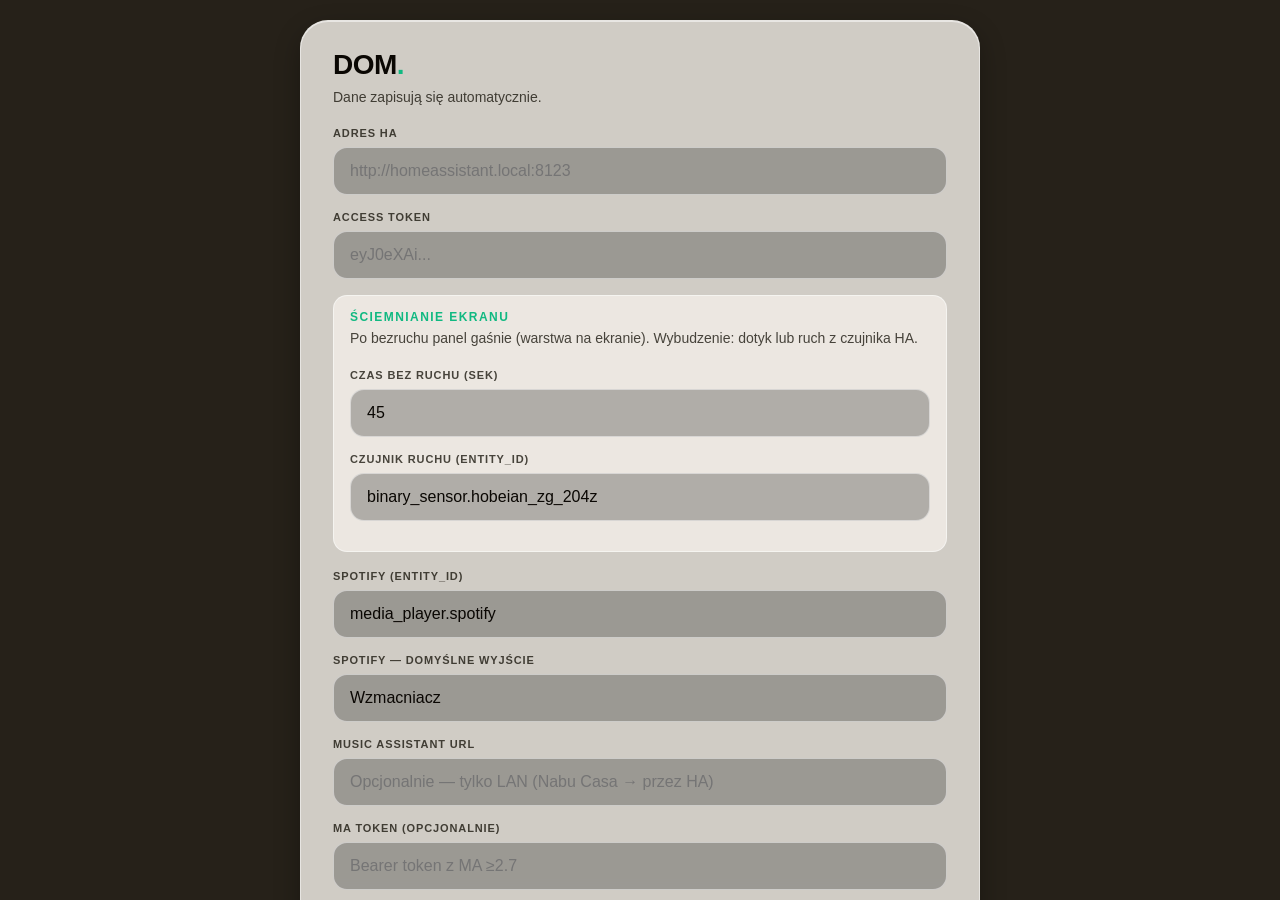
<file: ipad.html>
<!DOCTYPE html>
<html lang="pl">
<head>
<meta charset="UTF-8">
<meta name="viewport" content="width=device-width, initial-scale=1.0, maximum-scale=1.0, user-scalable=no">
<meta name="apple-mobile-web-app-capable" content="yes">
<meta name="apple-mobile-web-app-status-bar-style" content="black-translucent">
<meta http-equiv="Cache-Control" content="no-cache, no-store, must-revalidate">
<meta http-equiv="Pragma" content="no-cache">
<!-- build: v11.13.39 -->
<title>Dom</title>
<style>
:root {
  --bg:#262119;
  --bg2:#2e2920;
  --glass:rgba(229,226,218,0.74);
  --glass2:rgba(241,238,232,0.84);
  --glass-b:rgba(255,255,255,0.5);
  --glass-h:rgba(255,255,255,0.7);
  --border:rgba(20,17,13,0.07);
  --accent:#10b981;
  --accent-rgb:16,185,129;
  --accent2:#34d399;
  --accent-dim:rgba(16,185,129,0.16);
  --accent-soft:rgba(16,185,129,0.16);
  --danger:#ef4444;
  --text:#1c180f;
  --dim:rgba(24,20,12,0.78);
  --bright:#0a0703;
  --on-bg:#efece4;
  --r:22px;
  --rsm:14px;
  --r-lg:28px;
  --shadow:0 10px 26px rgba(0,0,0,0.30), inset 0 1px 0 rgba(255,255,255,0.55);
  --blur:blur(16px) saturate(1.2);
}

body.light{
  --bg:#c7cfde;
  --bg2:#dfe4ee;
  --glass:#eef1f7;
  --glass2:#f6f8fc;
  --glass-b:rgba(15,23,42,0.13);
  --glass-h:#ffffff;
  --border:rgba(15,23,42,0.12);
  --text:#1e293b;
  --dim:rgba(15,23,42,0.55);
  --bright:#0b1220;
  --shadow:0 8px 22px rgba(15,23,42,0.14), 0 1px 2px rgba(15,23,42,0.06);
  --blur:blur(8px) saturate(1.05);
  --on-bg:#1e293b;
}

*{box-sizing:border-box;margin:0;padding:0;-webkit-tap-highlight-color:transparent;}
html,body{position:fixed;top:0;left:0;right:0;bottom:0;width:100%;height:100%;overflow:hidden;color:var(--text);font-family:-apple-system,BlinkMacSystemFont,'SF Pro Display','Helvetica Neue',sans-serif;font-weight:400;-webkit-font-smoothing:antialiased;-webkit-text-size-adjust:100%;}
html{background:#050505;}
body{background:#050505;background:#08070a;background:-webkit-linear-gradient(145deg,#0a0907 0%,#040404 50%,#080610 100%);background:linear-gradient(145deg,#0a0907 0%,#040404 50%,#080610 100%);}
html.light,body.light{background:#c7cfde;}
body.light{background:-webkit-linear-gradient(150deg,#c2cbdc 0%,#d2d8e6 50%,#dad2dd 100%);background:linear-gradient(150deg,#c2cbdc 0%,#d2d8e6 50%,#dad2dd 100%);}

#amb{position:fixed;top:0;left:0;right:0;bottom:0;pointer-events:none;z-index:0;overflow:hidden;background:#050505;background:-webkit-linear-gradient(145deg,#0a0907 0%,#040404 50%,#080610 100%);background:linear-gradient(145deg,#0a0907 0%,#040404 50%,#080610 100%);}
body.light #amb{background:transparent;}
.amb-l{position:absolute;width:62%;height:55%;top:-18%;left:-22%;background:-webkit-radial-gradient(50% 50%,circle,rgba(251,146,60,0.08),transparent 70%);background:radial-gradient(circle,rgba(251,146,60,0.08),transparent 70%);}
.amb-r{position:absolute;width:60%;height:52%;bottom:-16%;right:-18%;background:-webkit-radial-gradient(50% 50%,circle,rgba(var(--accent-rgb),0.10),transparent 70%);background:radial-gradient(circle,rgba(var(--accent-rgb),0.10),transparent 70%);}
.amb-m{position:absolute;width:45%;height:42%;top:30%;left:28%;background:-webkit-radial-gradient(50% 50%,circle,rgba(56,189,248,0.05),transparent 72%);background:radial-gradient(circle,rgba(56,189,248,0.05),transparent 72%);}

.glass,.card,.wcard,.rtcard,.qtile,.mcol,.aqcard,.gcard,.cbox{
  background:var(--glass);
  border:1px solid var(--glass-b);
  -webkit-backdrop-filter:var(--blur);
  backdrop-filter:var(--blur);
}
.glass,.card,.wcard,.rtcard,.qtile,.mcol,.aqcard,.gcard{border-radius:var(--r);box-shadow:var(--shadow);}

/* CONFIG — block + scroll (flex+center na iOS 10 ucina górę i blokuje przewijanie) */
#cfg{position:fixed;top:0;left:0;right:0;bottom:0;z-index:999;background:#262119;background:var(--bg);display:block;overflow-x:hidden;overflow-y:scroll;-webkit-overflow-scrolling:touch;padding:16px 14px 48px;box-sizing:border-box;-webkit-transform:translateZ(0);transform:translateZ(0);}
#cfg.h{display:none;}
.cbox{background:var(--glass2);border:1px solid var(--glass-b);border-radius:var(--r-lg);padding:22px 18px;width:100%;max-width:520px;box-shadow:var(--shadow);margin:0 auto 40px;box-sizing:border-box;position:relative;}
.cbox h2{font-size:28px;font-weight:600;color:var(--bright);margin-bottom:6px;letter-spacing:-0.02em;}
.cbox h2 span{color:var(--accent);}
.cbox p{color:var(--dim);font-size:14px;margin-bottom:20px;line-height:1.45;}
.cf{margin-bottom:16px;}
.cf label{display:block;font-size:11px;color:var(--dim);margin-bottom:8px;text-transform:uppercase;letter-spacing:.08em;font-weight:600;}
.cf input{width:100%;padding:14px 16px;min-height:48px;background:rgba(0,0,0,0.25);border:1px solid var(--glass-b);border-radius:var(--rsm);color:var(--bright);font-size:16px;outline:none;-webkit-appearance:none;box-sizing:border-box;}
body.light .cf input{background:rgba(255,255,255,0.92);color:var(--text);}
.cf input:focus{border-color:var(--accent);}
.cfg-row2{display:block;}
.cfg-row2 .cf{margin-bottom:16px;}
.cfg-row3{display:block;}
.cfg-row3 .cf{margin-bottom:16px;}
.cfg-theme{display:-webkit-flex;display:flex;}
.cfg-theme>*{-webkit-flex:1;flex:1;}
.cfg-theme>*+*{margin-left:10px;}
.cfg-tbtn{padding:12px 10px;border-radius:var(--rsm);font-size:15px;font-weight:600;cursor:pointer;-webkit-appearance:none;border:1px solid var(--glass-b);background:var(--glass);color:var(--text);}
.cfg-tbtn.on{background:var(--accent);border-color:var(--accent);color:#0a0c12;}
body.light .cfg-tbtn.on{color:#fff;}
.cbtn{width:100%;padding:15px;background:var(--accent);border:none;border-radius:var(--rsm);color:#0a0c12;font-size:16px;font-weight:600;cursor:pointer;margin-top:8px;-webkit-appearance:none;box-sizing:border-box;min-height:48px;}
.cnote{font-size:12px;color:var(--dim);margin-top:12px;text-align:center;line-height:1.55;}
.csaved{font-size:12px;color:var(--accent);margin-top:6px;display:none;}
.swatches{display:-webkit-flex;display:flex;-webkit-flex-wrap:wrap;flex-wrap:wrap;margin:-6px;}
.swatches>*{margin:6px;}
.sw{width:40px;height:40px;border-radius:50%;border:2px solid transparent;cursor:pointer;padding:0;-webkit-appearance:none;-webkit-box-shadow:0 2px 8px rgba(0,0,0,0.25);box-shadow:0 2px 8px rgba(0,0,0,0.25);-webkit-transition:-webkit-transform .12s;transition:transform .12s;}
.sw:active{-webkit-transform:scale(0.9);transform:scale(0.9);}
.sw.sel{border-color:var(--bright);-webkit-box-shadow:0 0 0 3px var(--accent-dim),0 2px 8px rgba(0,0,0,0.25);box-shadow:0 0 0 3px var(--accent-dim),0 2px 8px rgba(0,0,0,0.25);}
.crange{width:100%;height:32px;-webkit-appearance:none;appearance:none;background:-webkit-linear-gradient(left,#080808,#d2d2d2);background:linear-gradient(to right,#080808,#d2d2d2);border-radius:999px;outline:none;border:1px solid var(--glass-b);}
.crange::-webkit-slider-thumb{-webkit-appearance:none;width:26px;height:26px;border-radius:50%;background:var(--accent);border:2px solid #fff;-webkit-box-shadow:0 1px 4px rgba(0,0,0,0.4);box-shadow:0 1px 4px rgba(0,0,0,0.4);cursor:pointer;}
@media (min-width:520px){
  #cfg{padding:20px 28px 56px;}
  .cbox{max-width:680px;padding:28px 32px;}
  .cfg-row2{display:-webkit-flex;display:flex;}
  .cfg-row2 .cf{-webkit-flex:1;flex:1;margin-bottom:16px;}
  .cfg-row2 .cf+.cf{margin-left:16px;}
  .cfg-row3{display:-webkit-flex;display:flex;}
  .cfg-row3 .cf{-webkit-flex:1;flex:1;margin-bottom:16px;}
  .cfg-row3 .cf+.cf{margin-left:12px;}
}

/* APP */
#app{position:absolute;top:0;left:0;right:0;bottom:0;z-index:1;display:-webkit-flex;display:flex;-webkit-flex-direction:column;flex-direction:column;overflow:hidden;}
#app.h{display:none;}

/* HEADER */
header{-webkit-flex-shrink:0;flex-shrink:0;display:-webkit-flex;display:flex;-webkit-align-items:center;align-items:center;-webkit-justify-content:space-between;justify-content:space-between;padding:8px 16px 6px;height:54px;background:transparent;}
.hd-left{-webkit-flex:1;flex:1;display:-webkit-flex;display:flex;-webkit-align-items:center;align-items:center;-webkit-justify-content:flex-start;justify-content:flex-start;min-width:0;}
.hd-left>*+*{margin-left:8px;}
.hd-center{-webkit-flex:0 0 auto;flex:0 0 auto;display:-webkit-flex;display:flex;-webkit-flex-direction:column;flex-direction:column;-webkit-align-items:center;align-items:center;line-height:1;}
.hd-right{-webkit-flex:1;flex:1;display:-webkit-flex;display:flex;-webkit-align-items:center;align-items:center;-webkit-justify-content:flex-end;justify-content:flex-end;min-width:0;}
.hd-right>*+*{margin-left:10px;}
.menu-btn{width:36px;height:36px;border:1px solid var(--glass-b);border-radius:12px;background:var(--glass);color:var(--dim);font-size:16px;cursor:pointer;-webkit-flex-shrink:0;flex-shrink:0;-webkit-backdrop-filter:var(--blur);backdrop-filter:var(--blur);}
.hd-title{font-size:15px;font-weight:600;color:var(--bright);letter-spacing:-0.01em;display:none;}
#clock{font-size:26px;font-weight:300;color:var(--on-bg);letter-spacing:-0.02em;font-variant-numeric:tabular-nums;line-height:1;}
#cdate{font-size:11px;font-weight:600;color:var(--on-bg);opacity:0.6;letter-spacing:.04em;margin-top:2px;text-transform:capitalize;}
#dstr{display:none;}
.hbtn{background:var(--glass);border:1px solid var(--glass-b);border-radius:12px;padding:6px 10px;color:var(--dim);font-size:14px;cursor:pointer;-webkit-backdrop-filter:var(--blur);backdrop-filter:var(--blur);}
#ver{font-size:9px;color:#64748b;opacity:1;font-weight:700;}
#upd-bar{display:none;position:fixed;left:14px;right:14px;bottom:14px;z-index:800;padding:12px 16px;border-radius:var(--r);background:var(--glass2);border:1px solid var(--glass-b);box-shadow:var(--shadow);-webkit-backdrop-filter:var(--blur);backdrop-filter:var(--blur);}
#upd-bar.show{display:-webkit-flex;display:flex;-webkit-align-items:center;align-items:center;-webkit-justify-content:space-between;justify-content:space-between;}
.upd-txt{font-size:13px;font-weight:700;color:var(--bright);}
.upd-sub{font-size:11px;font-weight:600;color:var(--dim);margin-top:2px;}
.upd-btns{display:-webkit-flex;display:flex;-webkit-flex-shrink:0;flex-shrink:0;}
.upd-btns>*+*{margin-left:8px;}
.upd-btn{padding:8px 14px;border-radius:12px;border:1px solid var(--glass-b);font-size:12px;font-weight:700;cursor:pointer;-webkit-appearance:none;background:transparent;color:var(--dim);}
.upd-yes{background:var(--accent);color:#0a0c12;border-color:transparent;}

/* NAV — pill 2026 */
nav{-webkit-flex-shrink:0;flex-shrink:0;display:-webkit-flex;display:flex;-webkit-justify-content:flex-start;justify-content:flex-start;background:var(--glass);border:1px solid var(--glass-b);border-radius:999px;margin:0 14px 8px;padding:4px;overflow-x:auto;-webkit-overflow-scrolling:touch;-webkit-backdrop-filter:var(--blur);backdrop-filter:var(--blur);box-shadow:var(--shadow);}
nav>*+*{margin-left:2px;}
nav::-webkit-scrollbar{display:none;}
.tb{-webkit-flex-shrink:0;flex-shrink:0;padding:8px 14px;background:transparent;border:none;border-radius:999px;color:var(--dim);font-size:11px;font-weight:600;letter-spacing:.02em;cursor:pointer;white-space:nowrap;-webkit-transition:background .2s,color .2s;transition:background .2s,color .2s;}
.tbi{font-size:12px;margin-right:5px;-webkit-filter:grayscale(0.2);filter:grayscale(0.2);}
.tbi-img{width:16px;height:16px;border-radius:50%;vertical-align:-3px;margin-right:5px;object-fit:cover;display:inline-block;background:#111;box-shadow:0 0 0 1px rgba(255,255,255,0.12);}
.tbi-img.paula-av{width:28px;height:28px;vertical-align:-8px;margin-right:3px;object-position:center 8%;}
.tb.a{color:var(--bright);background:var(--glass2);box-shadow:0 2px 14px rgba(0,0,0,0.18);}
body.light .tb.a{box-shadow:0 2px 12px rgba(15,23,42,0.08);}

/* CONTENT */
#content{-webkit-flex:1;flex:1;overflow:hidden;min-height:0;position:relative;}
#view-dom{display:none;position:absolute;top:0;left:0;right:0;bottom:0;padding:4px 12px 10px;}
#view-dom.view.active{display:-webkit-flex;display:flex;-webkit-flex-direction:column;flex-direction:column;}
.dash{-webkit-flex:1;flex:1;display:-webkit-flex;display:flex;-webkit-flex-direction:column;flex-direction:column;height:100%;min-height:0;overflow:hidden;}
.dash>*+*{margin-top:9px;}
.dash-w{-webkit-flex:0 0 auto;flex:0 0 auto;}
.dash-t{-webkit-flex:0 0 auto;flex:0 0 auto;}
.dash-q{-webkit-flex:0 0 auto;flex:0 0 auto;}
.dash-m{-webkit-flex:1 1 auto;flex:1 1 auto;min-height:100px;}
.dash-b{-webkit-flex:0 0 auto;flex:0 0 auto;}
.dash-row{display:-webkit-flex;display:flex;width:100%;}
.dash-row>*+*{margin-left:14px;}
#view-salon,#view-sypialnia,#view-paula,#view-poddasze,#view-kuchnia,#view-lazienki,#view-ogrod,#view-energia,#view-kamery,#view-zero,#view-pogoda,#view-spotify{display:none;overflow-y:auto;-webkit-overflow-scrolling:touch;position:absolute;top:0;left:0;right:0;bottom:0;padding:10px 12px;}
#view-salon.active,#view-sypialnia.active,#view-paula.active,#view-poddasze.active,#view-kuchnia.active,#view-lazienki.active,#view-ogrod.active,#view-energia.active.active,#view-kamery.active,#view-pogoda.active,#view-spotify.active{display:block;}
/* Spotify — układ jak aplikacja, kolory z motywu panelu (--accent, --glass…) */
#view-spotify{padding:0;background:transparent;overflow:hidden;}
#view-spotify.active{display:-webkit-flex;display:flex;-webkit-flex-direction:column;flex-direction:column;}
.sp-body{-webkit-flex:1;flex:1;min-height:0;overflow:hidden;position:relative;}
.sp-body .sp-home,.sp-body .sp-detail,.sp-body .sp-ma:not(.sp-hide){position:absolute;top:0;left:0;right:0;bottom:0;overflow-y:auto;-webkit-overflow-scrolling:touch;}
.sp-body .sp-ma:not(.sp-hide){display:-webkit-flex;display:flex;-webkit-flex-direction:column;flex-direction:column;overflow:hidden;}
.sp-hide{display:none!important;}
.sp-home{padding:8px 0 8px;}
.sp-head{padding:6px 16px 4px;}
.sp-logo{font-size:26px;font-weight:800;color:var(--bright);letter-spacing:-0.03em;}
.sp-greet{font-size:13px;color:var(--dim);margin-top:2px;font-weight:600;}
.sp-chips{display:-webkit-flex;display:flex;margin:10px 0 4px;}
.sp-chips>*+*{margin-left:8px;}
.sp-chip{padding:7px 14px;border-radius:999px;border:1px solid var(--glass-b);background:var(--glass2);color:var(--text);font-size:12px;font-weight:700;cursor:pointer;}
.sp-chip.on{background:var(--accent);border-color:var(--accent);color:#0a0c12;}
body.light .sp-chip.on{color:#fff;}
.sp-devices{display:-webkit-flex;display:flex;-webkit-flex-wrap:wrap;flex-wrap:wrap;margin:8px 0 0;}
.sp-devices>*{margin:0 6px 6px 0;}
.sp-pill{padding:6px 12px;border-radius:999px;border:1px solid var(--glass-b);background:var(--glass2);color:var(--dim);font-size:11px;font-weight:600;cursor:pointer;}
.sp-pill.on{background:var(--accent-dim);border-color:rgba(var(--accent-rgb),0.45);color:var(--accent);}
.sp-feed{min-height:120px;}
.sp-sec{margin:22px 0 0;}
.sp-sec-h{display:-webkit-flex;display:flex;-webkit-align-items:center;align-items:center;-webkit-justify-content:space-between;justify-content:space-between;padding:0 16px 10px;}
.sp-sec-t{font-size:20px;font-weight:800;color:var(--bright);letter-spacing:-0.02em;line-height:1.2;}
.sp-sec-m{font-size:12px;font-weight:700;color:var(--accent);cursor:pointer;background:none;border:none;padding:0;}
.sp-row{display:-webkit-flex;display:flex;overflow-x:auto;-webkit-overflow-scrolling:touch;padding:0 16px 4px;}
.sp-row>*+*{margin-left:12px;}
.sp-card{-webkit-flex:0 0 132px;flex:0 0 132px;cursor:pointer;-webkit-tap-highlight-color:transparent;}
.sp-card:active{opacity:.88;}
.sp-card-img{width:132px;height:132px;border-radius:10px;background:var(--glass2);object-fit:cover;display:block;box-shadow:var(--shadow);}
.sp-card-ph{width:132px;height:132px;border-radius:10px;background:var(--glass2);display:-webkit-flex;display:flex;-webkit-align-items:center;align-items:center;-webkit-justify-content:center;justify-content:center;font-size:28px;color:var(--dim);box-shadow:var(--shadow);}
.sp-card-t{font-size:13px;font-weight:600;color:var(--bright);margin-top:8px;white-space:nowrap;overflow:hidden;text-overflow:ellipsis;}
.sp-card-s{font-size:11px;color:var(--dim);margin-top:3px;line-height:1.35;max-height:30px;overflow:hidden;}
.sp-mix-row{display:-webkit-flex;display:flex;overflow-x:auto;-webkit-overflow-scrolling:touch;padding:0 16px 4px;}
.sp-mix-row>*+*{margin-left:12px;}
.sp-mix{-webkit-flex:0 0 156px;flex:0 0 156px;height:156px;border-radius:12px;position:relative;overflow:hidden;cursor:pointer;box-shadow:var(--shadow);}
.sp-mix-bg{position:absolute;top:0;left:0;right:0;bottom:0;background-size:cover;background-position:center;}
.sp-mix-grad{position:absolute;top:0;left:0;right:0;bottom:0;background:-webkit-linear-gradient(145deg,rgba(var(--accent-rgb),0.92) 0%,rgba(0,0,0,0.55) 100%);background:linear-gradient(145deg,rgba(var(--accent-rgb),0.92) 0%,rgba(0,0,0,0.55) 100%);}
.sp-mix-ph{position:absolute;top:0;left:0;right:0;bottom:0;background:-webkit-linear-gradient(145deg,var(--accent2) 0%,var(--accent) 55%,rgba(0,0,0,0.4) 100%);background:linear-gradient(145deg,var(--accent2) 0%,var(--accent) 55%,rgba(0,0,0,0.4) 100%);}
.sp-mix-lbl{position:absolute;left:12px;right:12px;bottom:12px;font-size:17px;font-weight:800;color:#fff;line-height:1.15;letter-spacing:-0.02em;text-shadow:0 2px 8px rgba(0,0,0,0.35);}
.sp-mix-sub{position:absolute;left:12px;top:12px;font-size:9px;font-weight:800;letter-spacing:.12em;text-transform:uppercase;color:rgba(255,255,255,0.85);}
.sp-radio-row{display:-webkit-flex;display:flex;overflow-x:auto;-webkit-overflow-scrolling:touch;padding:0 16px 4px;}
.sp-radio-row>*+*{margin-left:12px;}
.sp-radio{-webkit-flex:0 0 156px;flex:0 0 156px;height:156px;border-radius:12px;position:relative;overflow:hidden;cursor:pointer;box-shadow:var(--shadow);}
.sp-radio-bg{position:absolute;top:0;left:0;right:0;bottom:0;background-size:cover;background-position:center;}
.sp-radio-tint{position:absolute;top:0;left:0;right:0;bottom:0;}
.sp-radio-t0{background:-webkit-linear-gradient(145deg,rgba(var(--accent-rgb),0.45),rgba(0,0,0,0.55));background:linear-gradient(145deg,rgba(var(--accent-rgb),0.45),rgba(0,0,0,0.55));}
.sp-radio-t1{background:-webkit-linear-gradient(145deg,rgba(0,0,0,0.15),rgba(0,0,0,0.65));background:linear-gradient(145deg,rgba(0,0,0,0.15),rgba(0,0,0,0.65));}
.sp-radio-t2{background:-webkit-linear-gradient(145deg,rgba(var(--accent-rgb),0.28),rgba(0,0,0,0.62));background:linear-gradient(145deg,rgba(var(--accent-rgb),0.28),rgba(0,0,0,0.62));}
.sp-radio-t3{background:-webkit-linear-gradient(145deg,rgba(0,0,0,0.08),rgba(0,0,0,0.72));background:linear-gradient(145deg,rgba(0,0,0,0.08),rgba(0,0,0,0.72));}
.sp-radio-badge{position:absolute;left:10px;top:10px;font-size:9px;font-weight:800;letter-spacing:.14em;color:#fff;background:rgba(0,0,0,0.35);padding:3px 7px;border-radius:4px;}
.sp-radio-name{position:absolute;left:10px;right:10px;bottom:10px;font-size:15px;font-weight:800;color:#fff;line-height:1.15;text-shadow:0 2px 8px rgba(0,0,0,0.4);}
.sp-loading{padding:24px 16px;color:var(--dim);font-size:13px;}
.sp-detail{padding:0 0 8px;}
.sp-detail-top{display:-webkit-flex;display:flex;-webkit-align-items:center;align-items:center;padding:8px 12px 10px;position:-webkit-sticky;position:sticky;top:0;background:var(--glass);border-bottom:1px solid var(--glass-b);-webkit-backdrop-filter:var(--blur);backdrop-filter:var(--blur);z-index:2;}
.sp-detail-top>*+*{margin-left:10px;}
.sp-detail-back{width:40px;height:40px;border-radius:50%;border:1px solid var(--glass-b);background:var(--glass2);color:var(--bright);font-size:18px;cursor:pointer;-webkit-flex-shrink:0;flex-shrink:0;}
.sp-detail-title{font-size:18px;font-weight:800;color:var(--bright);-webkit-flex:1;flex:1;white-space:nowrap;overflow:hidden;text-overflow:ellipsis;}
.sp-detail-play{padding:8px 14px;border-radius:999px;border:none;background:var(--accent);color:#0a0c12;font-size:12px;font-weight:800;cursor:pointer;-webkit-flex-shrink:0;flex-shrink:0;}
body.light .sp-detail-play{color:#fff;}
.spv-list{margin:0 8px;border-radius:var(--r);background:var(--glass);border:1px solid var(--glass-b);overflow:hidden;box-shadow:var(--shadow);}
.spv-row{display:-webkit-flex;display:flex;-webkit-align-items:center;align-items:center;padding:11px 12px;border-bottom:1px solid var(--border);cursor:pointer;}
.spv-row:last-child{border-bottom:none;}
.spv-row:active{background:var(--accent-dim);}
.spv-thumb{width:48px;height:48px;border-radius:8px;-webkit-flex-shrink:0;flex-shrink:0;object-fit:cover;background:var(--glass2);}
.spv-thumb-ph{display:-webkit-flex;display:flex;-webkit-align-items:center;align-items:center;-webkit-justify-content:center;justify-content:center;font-size:18px;color:var(--dim);}
.spv-meta{min-width:0;-webkit-flex:1;flex:1;margin:0 10px;}
.spv-t{font-size:14px;font-weight:600;color:var(--bright);white-space:nowrap;overflow:hidden;text-overflow:ellipsis;}
.spv-s{font-size:11px;color:var(--dim);margin-top:2px;white-space:nowrap;overflow:hidden;text-overflow:ellipsis;}
.spv-play{width:36px;height:36px;border-radius:50%;border:none;background:var(--accent);color:#0a0c12;font-size:13px;-webkit-flex-shrink:0;flex-shrink:0;cursor:pointer;}
body.light .spv-play{color:#fff;}
.spv-empty,.spv-hint,.spv-status{padding:16px;text-align:center;font-size:13px;color:var(--dim);}
.spv-status{min-height:16px;padding:4px 16px;}
.sp-mini{position:relative;margin:0 8px 8px;-webkit-flex-shrink:0;flex-shrink:0;border-radius:var(--rsm);background:var(--glass);border:1px solid var(--glass-b);-webkit-backdrop-filter:var(--blur);backdrop-filter:var(--blur);box-shadow:var(--shadow);overflow:hidden;z-index:5;}
body.legacy-safari .sp-mini-volrow{display:none;}
body.legacy-safari .sp-mini-ctrl{margin-top:4px;}
body.legacy-safari .sp-mini-inner{padding:8px 10px;}
.sp-mini-inner{display:-webkit-flex;display:flex;-webkit-align-items:center;align-items:center;padding:10px 12px;}
.sp-mini-inner>*+*{margin-left:10px;}
.sp-mini-art{width:44px;height:44px;border-radius:8px;background:var(--glass2) -webkit-radial-gradient(50% 0,circle,rgba(var(--accent-rgb),0.35),transparent 70%);background-size:cover;background-position:center;-webkit-flex-shrink:0;flex-shrink:0;}
.sp-mini-meta{min-width:0;-webkit-flex:1;flex:1;}
.sp-mini-t{font-size:13px;font-weight:700;color:var(--bright);white-space:nowrap;overflow:hidden;text-overflow:ellipsis;}
.sp-mini-a{font-size:11px;color:var(--dim);white-space:nowrap;overflow:hidden;text-overflow:ellipsis;margin-top:1px;}
.sp-mini-dev{font-size:10px;color:var(--accent);font-weight:700;margin-top:3px;}
.sp-mini-btn{width:40px;height:40px;border-radius:50%;border:none;background:var(--accent);color:#0a0c12;-webkit-flex-shrink:0;flex-shrink:0;cursor:pointer;padding:0;}
body.light .sp-mini-btn{color:#fff;}
.sp-mini-btn svg{width:18px;height:18px;fill:currentColor;display:block;margin:0 auto;}
.sp-mini-prog{height:3px;background:rgba(127,127,127,0.2);}
.sp-mini-pf{height:100%;width:0;background:-webkit-linear-gradient(left,var(--accent2),var(--accent));background:linear-gradient(90deg,var(--accent2),var(--accent));border-radius:0 2px 2px 0;}
.camgrid{display:-webkit-flex;display:flex;-webkit-flex-wrap:wrap;flex-wrap:wrap;margin:-5px;}
.camgrid>*{margin:5px;}
.camcard{-webkit-flex:1 1 calc(50% - 10px);flex:1 1 calc(50% - 10px);min-width:280px;position:relative;border-radius:var(--r);overflow:hidden;background:#000;border:1px solid var(--glass-b);box-shadow:var(--shadow);}
.camcard img,.camcard video{display:block;width:100%;height:auto;background:#000;object-fit:cover;}
.camcard .camlbl{position:absolute;left:10px;bottom:10px;padding:4px 10px;border-radius:999px;background:rgba(0,0,0,0.5);color:#fff;font-size:12px;font-weight:600;letter-spacing:.02em;-webkit-backdrop-filter:blur(6px);backdrop-filter:blur(6px);}
.camcard .camoff{position:absolute;top:0;left:0;right:0;bottom:0;display:-webkit-flex;display:flex;-webkit-align-items:center;align-items:center;-webkit-justify-content:center;justify-content:center;color:rgba(255,255,255,0.5);font-size:13px;}
#view-zero{padding:10px 12px;overflow-y:auto;-webkit-overflow-scrolling:touch;}
#view-zero.active{display:block;}

/* PEŁNA STRONA POGODY */
.wp{max-width:1100px;margin:0 auto;}
.wp-hero{position:relative;display:-webkit-flex;display:flex;-webkit-align-items:center;align-items:center;-webkit-justify-content:space-between;justify-content:space-between;padding:22px 26px;border-radius:var(--r-lg);overflow:hidden;background:#bcd8f2;background:-webkit-radial-gradient(28% 26%,circle,rgba(255,255,255,0.95),transparent 24%),-webkit-linear-gradient(150deg,#9cc6ef 0%,#bcd8f2 45%,#e9f1fa 100%);background:radial-gradient(circle at 28% 26%,rgba(255,255,255,0.95),transparent 24%),linear-gradient(150deg,#9cc6ef 0%,#bcd8f2 45%,#e9f1fa 100%);}
.wp-cond{font-size:26px;font-weight:800;color:#0b2034;letter-spacing:-0.02em;}
.wp-loc{font-size:13px;color:rgba(11,32,52,0.6);margin-top:4px;}
.wp-temp{font-size:74px;font-weight:500;color:#0b2034;line-height:1;letter-spacing:-0.04em;margin-top:10px;}
.wp-unit{font-size:28px;color:rgba(11,32,52,0.55);font-weight:300;margin-left:2px;}
.wp-feels{font-size:14px;color:rgba(11,32,52,0.62);font-weight:600;margin-top:8px;}
.wp-icon{width:120px;height:120px;-webkit-flex-shrink:0;flex-shrink:0;filter:drop-shadow(0 10px 20px rgba(0,0,0,0.25));}
.wp-stats{display:-webkit-flex;display:flex;-webkit-flex-wrap:wrap;flex-wrap:wrap;margin:9px -5px 0;}
.wp-stat{-webkit-flex:1 1 calc(25% - 10px);flex:1 1 calc(25% - 10px);min-width:110px;margin:5px;padding:12px 14px;border-radius:16px;}
.wp-sl{font-size:10px;letter-spacing:.1em;text-transform:uppercase;color:var(--dim);font-weight:700;}
.wp-sv{font-size:20px;font-weight:700;color:var(--bright);margin-top:5px;letter-spacing:-0.02em;}
.wp-sv small{font-size:11px;color:var(--dim);font-weight:600;}
.wp-sec-t{font-size:11px;letter-spacing:.12em;text-transform:uppercase;color:var(--dim);font-weight:700;margin:16px 4px 8px;}
.wp-hourly{display:-webkit-flex;display:flex;overflow-x:auto;-webkit-overflow-scrolling:touch;padding-bottom:4px;}
.wp-hourly>*+*{margin-left:8px;}
.wp-hr{-webkit-flex:0 0 auto;flex:0 0 auto;width:64px;text-align:center;padding:12px 6px;border-radius:16px;background:var(--glass);border:1px solid var(--glass-b);box-shadow:var(--shadow);}
.wp-hr-t{font-size:11px;font-weight:700;color:var(--dim);}
.wp-hr-i{width:30px;height:30px;margin:6px auto 4px;}
.wp-hr-tmp{font-size:16px;font-weight:700;color:var(--bright);letter-spacing:-0.02em;}
.wp-hr-p{font-size:10px;font-weight:700;color:#2f7fd6;margin-top:3px;min-height:12px;}
.wp-hr-p svg{width:7px;height:9px;fill:#2f7fd6;margin-right:2px;vertical-align:-1px;}
.wp-daily{display:-webkit-flex;display:flex;-webkit-flex-direction:column;flex-direction:column;}
.wp-daily>*+*{margin-top:8px;}
.wp-dr{display:-webkit-flex;display:flex;-webkit-align-items:center;align-items:center;padding:12px 16px;border-radius:16px;background:var(--glass);border:1px solid var(--glass-b);box-shadow:var(--shadow);}
.wp-dr-d{-webkit-flex:0 0 84px;flex:0 0 84px;font-size:14px;font-weight:700;color:var(--bright);text-transform:capitalize;}
.wp-dr-i{width:30px;height:30px;-webkit-flex-shrink:0;flex-shrink:0;}
.wp-dr-p{-webkit-flex:0 0 64px;flex:0 0 64px;font-size:12px;font-weight:700;color:#2f7fd6;text-align:center;}
.wp-dr-p svg{width:8px;height:10px;fill:#2f7fd6;margin-right:2px;vertical-align:-1px;}
.wp-dr-bar{-webkit-flex:1;flex:1;height:6px;border-radius:6px;margin:0 14px;background:rgba(20,17,13,0.1);position:relative;overflow:hidden;}
.wp-dr-bar i{position:absolute;top:0;bottom:0;border-radius:6px;background:-webkit-linear-gradient(left,#5bb0f0,#fbbf24);background:linear-gradient(90deg,#5bb0f0,#fbbf24);}
.wp-dr-lo{font-size:14px;font-weight:600;color:var(--dim);-webkit-flex:0 0 38px;flex:0 0 38px;text-align:right;}
.wp-dr-hi{font-size:15px;font-weight:800;color:var(--bright);-webkit-flex:0 0 38px;flex:0 0 38px;text-align:right;}
.zero-panel{text-align:center;padding:28px 20px;margin-top:12px;}
.zero-logo{font-size:26px;font-weight:700;color:var(--bright);letter-spacing:.04em;margin-bottom:6px;}
.zero-sub{font-size:12px;color:var(--dim);margin-bottom:18px;line-height:1.5;}
.zero-btn{width:100%;max-width:300px;padding:14px;background:var(--accent2);border:none;border-radius:var(--rsm);color:#fff;font-size:16px;font-weight:600;cursor:pointer;margin-bottom:10px;}
.zero-link{display:inline-block;font-size:12px;color:var(--accent);text-decoration:none;padding:8px 12px;border:1px solid rgba(var(--accent-rgb),0.3);border-radius:8px;}
.zero-note{font-size:11px;color:var(--accent2);margin-top:16px;line-height:1.5;text-align:left;padding:12px;background:rgba(251,146,60,0.08);border-radius:var(--rsm);border:1px solid rgba(251,146,60,0.2);}
.view{display:none;}
.view.active{display:block;}

.st{font-size:10px;font-weight:600;color:var(--dim);letter-spacing:.12em;text-transform:uppercase;margin:10px 0 6px;}
.g2{display:-webkit-flex;display:flex;-webkit-flex-wrap:wrap;flex-wrap:wrap;margin:-4px -4px 4px;}
.g2>*{-webkit-flex:1 1 calc(50% - 8px);flex:1 1 calc(50% - 8px);margin:4px;}
.g3{display:-webkit-flex;display:flex;-webkit-flex-wrap:wrap;flex-wrap:wrap;margin:-4px -4px 4px;}
.g3>*{-webkit-flex:1 1 calc(33.33% - 8px);flex:1 1 calc(33.33% - 8px);margin:4px;}
.g4{display:-webkit-flex;display:flex;-webkit-flex-wrap:wrap;flex-wrap:wrap;margin:-4px -4px 4px;}
.g4>*{-webkit-flex:1 1 calc(25% - 8px);flex:1 1 calc(25% - 8px);margin:4px;}
.card{background:var(--glass);border:1px solid var(--glass-b);border-radius:var(--r);padding:14px;box-shadow:var(--shadow);-webkit-backdrop-filter:var(--blur);backdrop-filter:var(--blur);}

/* WEATHER */
.wcard{position:relative;padding:0;width:100%;overflow:hidden;border-radius:var(--r-lg);background:#bcd8f2;background:-webkit-radial-gradient(22% 28%,circle,rgba(255,255,255,0.95),transparent 22%),-webkit-radial-gradient(40% 22%,circle,rgba(255,255,255,0.85),transparent 16%),-webkit-radial-gradient(72% 68%,circle,rgba(255,255,255,0.88),transparent 26%),-webkit-radial-gradient(86% 40%,circle,rgba(255,255,255,0.8),transparent 20%),-webkit-linear-gradient(150deg,#9cc6ef 0%,#bcd8f2 42%,#e9f1fa 100%);background:radial-gradient(circle at 22% 28%,rgba(255,255,255,0.95),transparent 22%),radial-gradient(circle at 40% 22%,rgba(255,255,255,0.85),transparent 16%),radial-gradient(circle at 72% 68%,rgba(255,255,255,0.88),transparent 26%),radial-gradient(circle at 86% 40%,rgba(255,255,255,0.8),transparent 20%),linear-gradient(150deg,#9cc6ef 0%,#bcd8f2 42%,#e9f1fa 100%);}
body.light .wcard{background:#a9cef0;background:-webkit-radial-gradient(22% 28%,circle,rgba(255,255,255,0.95),transparent 22%),-webkit-radial-gradient(72% 68%,circle,rgba(255,255,255,0.9),transparent 26%),-webkit-linear-gradient(150deg,#8fbdea 0%,#b3d3f1 45%,#e4eefb 100%);background:radial-gradient(circle at 22% 28%,rgba(255,255,255,0.95),transparent 22%),radial-gradient(circle at 72% 68%,rgba(255,255,255,0.9),transparent 26%),linear-gradient(150deg,#8fbdea 0%,#b3d3f1 45%,#e4eefb 100%);border:1px solid rgba(15,23,42,0.12);}
.wcard .wcond,.wcard .wtemp,.wcard .wst b{color:#0b2034 !important;}
.wcard .wloc,.wcard .wst,.wcard .wunit{color:rgba(11,32,52,0.62) !important;}
body.light .wglow{opacity:0.5;}
body.light .wtemp{font-weight:500;color:#0b1220;}
body.light .wcond{color:#0b1220;}
body.light .wst b{color:#0b1220;}
/* duża szklana kula */
.wglow{position:absolute;top:50%;left:50%;width:300px;height:300px;margin:-150px 0 0 -150px;border-radius:50%;background:-webkit-radial-gradient(50% 36%,circle,rgba(255,255,255,0.75),rgba(255,255,255,0.25) 45%,transparent 66%);background:radial-gradient(circle at 50% 36%,rgba(255,255,255,0.75),rgba(255,255,255,0.25) 45%,transparent 66%);-webkit-box-shadow:inset 0 2px 40px rgba(255,255,255,0.4);box-shadow:inset 0 2px 40px rgba(255,255,255,0.4);pointer-events:none;z-index:0;}
.wsun{position:absolute;top:8%;left:50%;width:140px;height:140px;margin-left:-70px;border-radius:50%;background:-webkit-radial-gradient(50% 50%,circle,rgba(251,191,36,0.30),transparent 62%);background:radial-gradient(circle,rgba(251,191,36,0.30),transparent 62%);pointer-events:none;z-index:0;}
.d3-left .wcard{-webkit-flex:1 1 auto;flex:1 1 auto;display:-webkit-flex;display:flex;-webkit-flex-direction:column;flex-direction:column;}
.d3-left .wcard .wc-inner{-webkit-flex:1 1 auto;flex:1 1 auto;}
.d3-left .wcard .waqline{margin-top:auto;}
.d3-left .gauge{-webkit-flex:0 0 auto;flex:0 0 auto;}
.wc-inner{position:relative;padding:14px 18px 14px;display:-webkit-flex;display:flex;-webkit-flex-direction:column;flex-direction:column;-webkit-justify-content:flex-start;justify-content:flex-start;z-index:1;}
.wtop{display:-webkit-flex;display:flex;-webkit-justify-content:space-between;justify-content:space-between;-webkit-align-items:center;align-items:center;margin-bottom:6px;}
.wtop>*+*{margin-left:8px;}
.wcond{font-size:21px;font-weight:700;color:var(--bright);letter-spacing:-0.02em;line-height:1.2;}
.wloc{font-size:11px;color:var(--dim);margin-top:3px;}
.wtemp{font-size:70px;font-weight:500;color:var(--bright);line-height:1;letter-spacing:-0.04em;text-align:center;margin:10px 0 12px;}
.wunit{font-size:26px;color:var(--dim);font-weight:300;margin-left:2px;}
.wcard-nav{cursor:pointer;-webkit-tap-highlight-color:transparent;}
.wcard-nav:active{opacity:.94;}
.wsvg{width:78px;height:78px;-webkit-flex-shrink:0;flex-shrink:0;filter:drop-shadow(0 8px 16px rgba(0,0,0,0.28));pointer-events:none;}
.camcard-dash-nav{cursor:pointer;-webkit-tap-highlight-color:transparent;}
.camcard-dash-nav:active{opacity:.92;}
.wstats{display:-webkit-flex;display:flex;margin-top:2px;}
.wstats>*+*{margin-left:6px;}
.wst{-webkit-flex:1;flex:1;text-align:center;font-size:10px;color:var(--dim);line-height:1.35;}
.wst b{display:block;color:var(--bright);font-weight:700;font-size:18px;letter-spacing:-0.02em;margin-bottom:1px;}
.wfc{display:-webkit-flex;display:flex;margin-top:10px;padding-top:10px;border-top:1px solid var(--glass-b);}
.wfc>*+*{margin-left:5px;}
.wfd{-webkit-flex:1 1 0;flex:1 1 0;min-width:0;text-align:center;padding:7px 2px;border-radius:13px;background:var(--glass2);border:1px solid var(--glass-b);overflow:hidden;}
.wfd .wdn{font-size:9px;color:var(--dim);text-transform:uppercase;letter-spacing:.1em;font-weight:700;}
.wfd .wft{font-size:14px;font-weight:700;color:var(--bright);margin-top:4px;letter-spacing:-0.03em;white-space:nowrap;}
.wfd .wflo{font-size:11px;font-weight:600;color:var(--dim);margin-left:3px;}
.wcard .wfd .wflo{color:rgba(11,32,52,0.5);}
.wfd .wfi{width:24px;height:24px;margin:4px auto 0;}
.wfd .wfp{display:-webkit-flex;display:flex;-webkit-align-items:center;align-items:center;-webkit-justify-content:center;justify-content:center;font-size:9px;font-weight:700;color:#2f7fd6;margin-top:2px;min-height:12px;}
.wfd .wfp svg{width:7px;height:9px;fill:#2f7fd6;margin-right:2px;}
.wfd .wfp-x{visibility:hidden;}
.waqline{margin-top:12px;display:-webkit-flex;display:flex;-webkit-align-items:center;align-items:center;-webkit-justify-content:space-between;justify-content:space-between;}
.wsun-t{display:-webkit-flex;display:flex;-webkit-align-items:center;align-items:center;font-size:12px;font-weight:700;color:#0b2034;letter-spacing:-0.01em;}
.wsun-t span+span{margin-left:8px;}
.wsun-t svg{width:14px;height:14px;vertical-align:middle;margin-right:3px;}

/* TEMP kafle */
.rtrow{display:-webkit-flex;display:flex;width:100%;}
.rtrow>*+*{margin-left:14px;}
.rtcard{-webkit-flex:1;flex:1;padding:14px 8px;text-align:center;min-width:0;overflow:hidden;}
.rtcard:nth-child(1){border-color:rgba(251,146,60,0.22);}
.rtcard:nth-child(2){border-color:rgba(var(--accent-rgb),0.22);}
.rtcard:nth-child(3){border-color:rgba(147,197,253,0.18);}
.rtcard:nth-child(4){border-color:rgba(196,181,253,0.18);}
.rtcard:nth-child(5){border-color:rgba(52,211,153,0.18);}
.rtname{font-size:10px;color:var(--dim);text-transform:uppercase;letter-spacing:.1em;font-weight:700;margin-bottom:8px;}
.rtval{font-size:30px;font-weight:500;color:var(--bright);line-height:1;letter-spacing:-0.02em;}
.rthum{font-size:11px;color:var(--dim);margin-top:5px;font-weight:600;}

/* QUICK tiles */
.qrow{display:-webkit-flex;display:flex;}
.qrow>*+*{margin-left:10px;}
.qtile{-webkit-flex:1;flex:1;padding:16px 10px;text-align:center;cursor:pointer;-webkit-user-select:none;user-select:none;-webkit-transition:-webkit-transform .15s;transition:transform .15s;}
.qtile:active{opacity:0.8;-webkit-transform:scale(0.97);transform:scale(0.97);}
.qico{font-size:28px;line-height:1;margin-bottom:8px;}
.qname{font-size:12px;color:var(--dim);font-weight:500;}

/* TOP ROW — pogoda + karty stanu (jak w referencji) */
.dash-top{display:-webkit-flex;display:flex;-webkit-flex:0 0 auto;flex:0 0 auto;}
.dash-top>*+*{margin-left:10px;}
.dash-top .wcard{-webkit-flex:1.9;flex:1.9;}
.statecol{-webkit-flex:1;flex:1;display:-webkit-flex;display:flex;-webkit-flex-direction:column;flex-direction:column;min-width:0;}
.statecol>*+*{margin-top:10px;}
.statecard{-webkit-flex:1;flex:1;display:-webkit-flex;display:flex;-webkit-align-items:center;align-items:center;-webkit-justify-content:space-between;justify-content:space-between;padding:18px 20px;border-radius:var(--r-lg);cursor:pointer;-webkit-user-select:none;user-select:none;-webkit-transition:-webkit-transform .15s;transition:transform .15s;-webkit-backdrop-filter:var(--blur);backdrop-filter:var(--blur);box-shadow:var(--shadow);overflow:hidden;}
.statecard:active{-webkit-transform:scale(0.98);transform:scale(0.98);}
.sc-l{display:-webkit-flex;display:flex;-webkit-align-items:center;align-items:center;min-width:0;}
.sc-l>*+*{margin-left:12px;}
.scico{font-size:24px;line-height:1;-webkit-flex-shrink:0;flex-shrink:0;}
.scname{font-size:17px;font-weight:700;color:var(--bright);letter-spacing:-0.01em;white-space:nowrap;overflow:hidden;text-overflow:ellipsis;}
.scstate{font-size:14px;font-weight:700;letter-spacing:-0.01em;-webkit-flex-shrink:0;flex-shrink:0;}
.sc-rose{background:-webkit-linear-gradient(135deg,rgba(251,113,133,0.20),rgba(251,113,133,0.05));background:linear-gradient(135deg,rgba(251,113,133,0.20),rgba(251,113,133,0.05));border:1px solid rgba(251,113,133,0.28);}
.sc-rose .scstate{color:#be123c;}
.sc-amber{background:-webkit-linear-gradient(135deg,rgba(251,191,36,0.20),rgba(251,191,36,0.05));background:linear-gradient(135deg,rgba(251,191,36,0.20),rgba(251,191,36,0.05));border:1px solid rgba(251,191,36,0.28);}
.sc-amber .scstate{color:#b45309;}
.sc-emerald{background:-webkit-linear-gradient(135deg,rgba(52,211,153,0.20),rgba(52,211,153,0.05));background:linear-gradient(135deg,rgba(52,211,153,0.20),rgba(52,211,153,0.05));border:1px solid rgba(52,211,153,0.28);}
.sc-emerald .scstate{color:#0a7a52;}

/* ===== LAYOUT PRO (3 kolumny) ===== */
.d3{display:-webkit-flex;display:flex;-webkit-flex:1 1 auto;flex:1 1 auto;min-height:0;}
.d3-left,.d3-mid{margin-right:14px;}
.d3-col{display:-webkit-flex;display:flex;-webkit-flex-direction:column;flex-direction:column;min-height:0;overflow-y:auto;overflow-x:hidden;-webkit-overflow-scrolling:touch;}
.d3-col>*+*{margin-top:14px;}
.d3-mid>*+*{margin-top:6px;}
.d3-mid{overflow:hidden;-webkit-flex:1 1 auto;flex:1 1 auto;}
.mid-grow{-webkit-flex:1 1 auto;flex:1 1 auto;min-height:0;display:-webkit-flex;display:flex;-webkit-flex-direction:column;flex-direction:column;}
.mid-split{display:-webkit-flex;display:flex;-webkit-flex:0 0 auto;flex:0 0 auto;min-height:0;}
.mid-split>*{-webkit-flex:1;flex:1;min-width:0;}
.mid-split>*+*{margin-left:8px;}
.d3-col::-webkit-scrollbar{display:none;}
.d3-left{-webkit-flex:0 0 27%;flex:0 0 27%;}
.d3-right{-webkit-flex:0 0 25%;flex:0 0 25%;}

/* AQ ring gauge */
.gauge{padding:7px;text-align:center;display:-webkit-flex;display:flex;-webkit-flex-direction:column;flex-direction:column;-webkit-align-items:center;align-items:center;-webkit-justify-content:center;justify-content:center;-webkit-flex:0 0 auto;flex:0 0 auto;}
.gauge-svg{width:60px;height:60px;}
.gauge{color:#0b1220;}
.gauge-lbl{font-size:9px;letter-spacing:.14em;text-transform:uppercase;color:#0b1220;font-weight:800;margin-top:4px;}
.gauge-val{font-size:12px;font-weight:800;color:#0b1220;margin-top:1px;}
.gauge-svg #gauge-pct{fill:#0b1220;font-weight:800;}
.gauge-svg text{fill:#0b1220 !important;}
.aqbars{display:-webkit-flex;display:flex;-webkit-align-items:flex-end;align-items:flex-end;height:24px;margin-top:6px;width:100%;max-width:230px;padding:4px 6px;border-radius:14px;background:var(--glass2);border:1px solid var(--glass-b);-webkit-backdrop-filter:var(--blur);backdrop-filter:var(--blur);-webkit-box-shadow:inset 0 1px 0 rgba(255,255,255,0.35),0 4px 14px rgba(0,0,0,0.12);box-shadow:inset 0 1px 0 rgba(255,255,255,0.35),0 4px 14px rgba(0,0,0,0.12);-webkit-box-sizing:border-box;box-sizing:border-box;}
.aqbars i{-webkit-flex:1;flex:1;min-width:2px;height:10%;margin-left:2px;border-radius:3px;background:-webkit-linear-gradient(bottom,rgba(var(--accent-rgb),0.55),rgba(var(--accent-rgb),0.95));background:linear-gradient(0deg,rgba(var(--accent-rgb),0.55),rgba(var(--accent-rgb),0.95));-webkit-box-shadow:inset 0 1px 0 rgba(255,255,255,0.5),0 0 6px rgba(var(--accent-rgb),0.45);box-shadow:inset 0 1px 0 rgba(255,255,255,0.5),0 0 6px rgba(var(--accent-rgb),0.45);-webkit-transition:height .5s;transition:height .5s;}

/* Room grid PRO */
.rgrid{display:-webkit-flex;display:flex;-webkit-flex-wrap:wrap;flex-wrap:wrap;margin:-5px;-webkit-flex:0 0 auto;flex:0 0 auto;}
.rcell{-webkit-flex:0 1 calc(33.33% - 10px);flex:0 1 calc(33.33% - 10px);margin:5px;min-width:0;position:relative;padding:7px 10px 6px;overflow:hidden;}
.rcell-h{display:-webkit-flex;display:flex;-webkit-justify-content:space-between;justify-content:space-between;-webkit-align-items:center;align-items:center;margin-bottom:4px;}
.rcell-name{font-size:10px;letter-spacing:.1em;text-transform:uppercase;color:var(--dim);font-weight:700;}
.rbulb{width:26px;height:26px;border-radius:50%;border:1px solid var(--glass-b);background:var(--glass2);display:-webkit-flex;display:flex;-webkit-align-items:center;align-items:center;-webkit-justify-content:center;justify-content:center;font-size:13px;cursor:pointer;-webkit-flex-shrink:0;flex-shrink:0;-webkit-tap-highlight-color:transparent;}
.rbulb:active{-webkit-transform:scale(0.92);transform:scale(0.92);}
.rbulb.on{background:rgba(var(--accent-rgb),0.22);border-color:rgba(var(--accent-rgb),0.5);color:var(--accent);-webkit-box-shadow:0 0 16px rgba(var(--accent-rgb),0.4);box-shadow:0 0 16px rgba(var(--accent-rgb),0.4);}
.rcell.lit{background:rgba(var(--accent-rgb),0.16);border-color:rgba(var(--accent-rgb),0.45);-webkit-box-shadow:0 0 22px rgba(var(--accent-rgb),0.35),inset 0 0 18px rgba(var(--accent-rgb),0.12);box-shadow:0 0 22px rgba(var(--accent-rgb),0.35),inset 0 0 18px rgba(var(--accent-rgb),0.12);}
.rcell.lit .rcell-name{color:var(--accent);}
.ricon{font-size:22px;line-height:1;text-align:center;margin:0 0 2px;}
.ricon-img{width:28px;height:28px;border-radius:50%;display:block;margin:0 auto 2px;object-fit:cover;background:#111;box-shadow:0 1px 6px rgba(0,0,0,0.28);}
.rcell-paula .ricon-img.paula-av{width:34px;height:34px;margin:0 auto 2px;object-position:center 8%;box-shadow:0 0 0 1px rgba(255,255,255,0.12),0 2px 8px rgba(0,0,0,0.28);}
.room-av{width:18px;height:18px;border-radius:50%;vertical-align:-3px;margin-right:6px;object-fit:cover;display:inline-block;background:#111;}
.room-av.paula-av{width:36px;height:36px;vertical-align:-10px;margin-right:8px;object-position:center 8%;}
.rcell-paula .ricon{margin:0 0 2px;}
.rcell .rtval{font-size:20px;font-weight:400;color:var(--bright);line-height:1;letter-spacing:-0.02em;text-align:center;}
/* Garderoba + Ogród mniejsze (~30%) by zmieściła się kuchnia */
.rgrid .rcell:nth-child(4),.rgrid .rcell:nth-child(5),.rgrid .rcell:nth-child(6),.rgrid .rcell:nth-child(7),.rgrid .rcell:nth-child(8){padding:8px 11px 7px;}
.rgrid .rcell:nth-child(4) .rcell-h,.rgrid .rcell:nth-child(5) .rcell-h,.rgrid .rcell:nth-child(6) .rcell-h,.rgrid .rcell:nth-child(7) .rcell-h,.rgrid .rcell:nth-child(8) .rcell-h{margin-bottom:2px;}
.rgrid .rcell:nth-child(4) .ricon,.rgrid .rcell:nth-child(5) .ricon,.rgrid .rcell:nth-child(6) .ricon,.rgrid .rcell:nth-child(7) .ricon,.rgrid .rcell:nth-child(8) .ricon{font-size:20px;margin:0 0 2px;}
.rgrid .rcell:nth-child(4) .ricon-img,.rgrid .rcell:nth-child(5) .ricon-img,.rgrid .rcell:nth-child(6) .ricon-img,.rgrid .rcell:nth-child(7) .ricon-img,.rgrid .rcell:nth-child(8) .ricon-img{width:24px;height:24px;}
.rgrid .rcell:nth-child(6) .ricon-img.paula-av{width:34px;height:34px;}
.rgrid .rcell:nth-child(4) .rbulb,.rgrid .rcell:nth-child(5) .rbulb,.rgrid .rcell:nth-child(6) .rbulb{width:22px;height:22px;font-size:11px;}
.rgrid .rcell:nth-child(4) .rtval,.rgrid .rcell:nth-child(5) .rtval,.rgrid .rcell:nth-child(6) .rtval,.rgrid .rcell:nth-child(7) .rtval{font-size:18px;}
.rgrid .rcell:nth-child(4) .rthum,.rgrid .rcell:nth-child(5) .rthum,.rgrid .rcell:nth-child(6) .rthum,.rgrid .rcell:nth-child(7) .rthum,.rgrid .rcell:nth-child(8) .rthum{font-size:10px;}
.rcell .rthum{font-size:10px;color:var(--dim);margin-top:2px;text-align:center;}
.rgrid .rcell-fridge{-webkit-flex:0 1 calc(66.66% - 10px);flex:0 1 calc(66.66% - 10px);}
.rfr{display:-webkit-flex;display:flex;}
.rfr-i{-webkit-flex:1;flex:1;min-width:0;}
.rfr-i+.rfr-i{border-left:1px solid var(--glass-b);}

/* Wiersz kontrolek (Schody / Brama) */
.ctlrow{display:-webkit-flex;display:flex;-webkit-flex:0 0 auto;flex:0 0 auto;min-height:72px;}
.ctlrow>*+*{margin-left:10px;}
.ctlrow .statecard{-webkit-flex:1;flex:1;}
.d3-right .ctlrow{-webkit-flex-direction:column;flex-direction:column;min-height:0;}
.d3-right .ctlrow>*+*{margin-top:14px;margin-left:0;}
.d3-right .ctlrow .statecard{padding:15px 16px;-webkit-flex:0 0 auto;flex:0 0 auto;}
.d3-right .scico{font-size:21px;}
.d3-right .scname{font-size:15px;}
.d3-right .scstate{font-size:13px;}

/* Karta kuchni — przełączniki + lodówka (kompakt, bez przewijania) */

/* Music Assistant search panel */
.sp-ma{display:-webkit-flex;display:flex;-webkit-flex-direction:column;flex-direction:column;height:100%;overflow:hidden;}
.sp-ma.sp-hide{display:none!important;}
.sp-ma-bar{display:-webkit-flex;display:flex;-webkit-align-items:center;align-items:center;padding:12px 16px 8px;gap:8px;}
.sp-ma-bar>*+*{margin-left:8px;}
.sp-ma-input{-webkit-flex:1;flex:1;background:var(--glass2);border:1px solid var(--glass-b);border-radius:10px;padding:10px 14px;font-size:15px;color:var(--bright);outline:none;-webkit-appearance:none;appearance:none;}
.sp-ma-input::-webkit-search-cancel-button{-webkit-appearance:none;}
.sp-ma-sbtn{background:rgba(var(--accent-rgb),0.22);border:1px solid rgba(var(--accent-rgb),0.4);color:var(--accent);border-radius:10px;padding:10px 16px;font-size:13px;font-weight:600;white-space:nowrap;cursor:pointer;}
.sp-ma-sbtn:active{opacity:0.75;}
.sp-ma-players{display:-webkit-flex;display:flex;-webkit-flex-wrap:wrap;flex-wrap:wrap;padding:0 16px 10px;gap:6px;}
.sp-ma-players>*+*{margin-left:0;}
.sp-ma-pill{background:var(--glass2);border:1px solid var(--glass-b);border-radius:20px;padding:5px 12px;font-size:11px;color:var(--dim);cursor:pointer;white-space:nowrap;margin:3px 3px 0 0;}
.sp-ma-pill.on{background:rgba(var(--accent-rgb),0.18);border-color:rgba(var(--accent-rgb),0.45);color:var(--accent);}
.sp-ma-results{-webkit-flex:1;flex:1;overflow-y:auto;-webkit-overflow-scrolling:touch;padding:0 8px 16px;}
.sp-ma-sec{margin-bottom:4px;}
.sp-ma-sec-h{font-size:10px;color:var(--dim);text-transform:uppercase;letter-spacing:.12em;font-weight:700;padding:8px 8px 4px;}
.sp-ma-row{display:-webkit-flex;display:flex;-webkit-align-items:center;align-items:center;padding:8px;border-radius:10px;cursor:pointer;-webkit-tap-highlight-color:transparent;}
.sp-ma-row:active{background:var(--glass2);}
.sp-ma-row>*+*{margin-left:10px;}
.sp-ma-thumb{width:44px;height:44px;border-radius:8px;background:var(--glass2);-webkit-flex-shrink:0;flex-shrink:0;object-fit:cover;}
.sp-ma-thumb-ph{width:44px;height:44px;border-radius:8px;background:var(--glass2);-webkit-flex-shrink:0;flex-shrink:0;display:-webkit-flex;display:flex;-webkit-align-items:center;align-items:center;-webkit-justify-content:center;justify-content:center;font-size:18px;color:var(--dim);}
.sp-ma-meta{-webkit-flex:1;flex:1;min-width:0;}
.sp-ma-t{font-size:14px;color:var(--bright);font-weight:600;white-space:nowrap;overflow:hidden;text-overflow:ellipsis;}
.sp-ma-s{font-size:11px;color:var(--dim);white-space:nowrap;overflow:hidden;text-overflow:ellipsis;margin-top:2px;}
.sp-ma-play{width:32px;height:32px;border-radius:50%;background:rgba(var(--accent-rgb),0.18);border:1px solid rgba(var(--accent-rgb),0.35);color:var(--accent);font-size:13px;-webkit-flex-shrink:0;flex-shrink:0;display:-webkit-flex;display:flex;-webkit-align-items:center;align-items:center;-webkit-justify-content:center;justify-content:center;cursor:pointer;}
.sp-ma-play:active{background:rgba(var(--accent-rgb),0.35);}
.sp-ma-ctrl{display:-webkit-flex;display:flex;-webkit-align-items:center;align-items:center;-webkit-justify-content:center;justify-content:center;padding:0 12px 8px;}
.sp-ma-ctrl>*+*{margin-left:14px;}
.sp-ma-vol{display:-webkit-flex;display:flex;-webkit-align-items:center;align-items:center;padding:0 16px 10px;}
.sp-ma-vol>*+*{margin-left:8px;}
.sp-ma-vol-lbl{font-size:10px;color:var(--dim);width:28px;text-align:right;-webkit-flex-shrink:0;flex-shrink:0;}
.sp-ma-vol-r{-webkit-flex:1;flex:1;height:28px;-webkit-appearance:none;appearance:none;background:var(--glass2);border-radius:999px;outline:none;border:1px solid var(--glass-b);}
.sp-ma-vol-r::-webkit-slider-thumb{-webkit-appearance:none;width:22px;height:22px;border-radius:50%;background:var(--accent);border:2px solid #fff;cursor:pointer;}
.sp-mini-ctrl{display:-webkit-flex;display:flex;-webkit-align-items:center;align-items:center;margin-top:6px;}
.sp-mini-ctrl>*+*{margin-left:10px;}
.sp-mini-ctrl .mbtn{width:34px;height:34px;padding:0;}
.sp-mini-volrow{display:-webkit-flex;display:flex;-webkit-align-items:center;align-items:center;margin-top:6px;padding:0 4px;}
.sp-mini-volrow>*+*{margin-left:8px;}
.sp-mini-volrow input{-webkit-flex:1;flex:1;height:24px;-webkit-appearance:none;appearance:none;background:var(--glass2);border-radius:999px;outline:none;border:1px solid var(--glass-b);}
.sp-mini-volrow input::-webkit-slider-thumb{-webkit-appearance:none;width:18px;height:18px;border-radius:50%;background:var(--accent);border:2px solid #fff;cursor:pointer;}
.sp-ma-grid{display:-webkit-flex;display:flex;-webkit-flex-wrap:wrap;flex-wrap:wrap;padding:0 12px 12px;}
.sp-ma-grid>*{margin:6px;}
.sp-ma-sta{-webkit-flex:1 1 calc(33% - 12px);flex:1 1 calc(33% - 12px);min-width:90px;padding:12px 8px;border-radius:12px;border:1px solid var(--glass-b);background:var(--glass2);text-align:center;cursor:pointer;font-size:12px;font-weight:600;color:var(--text);}
.sp-ma-sta:active{opacity:0.8;}
.sp-ma-sta-ic{font-size:22px;display:block;margin-bottom:4px;}

/* Kamera na pulpicie (pod Spotify) */
.camcard-dash{-webkit-flex:0 0 auto;flex:0 0 auto;min-width:0;}
.camcard-dash img,.camcard-dash video{min-height:120px;max-height:160px;object-fit:cover;}
.camcard-dash .camoff{min-height:120px;}
/* Karta biegania */
.runcard{-webkit-flex:1 1 auto;flex:1 1 auto;padding:7px 10px;min-height:0;}
.run-h{display:-webkit-flex;display:flex;-webkit-align-items:baseline;align-items:baseline;-webkit-justify-content:space-between;justify-content:space-between;margin-bottom:4px;}
.run-t{font-size:10px;letter-spacing:.1em;text-transform:uppercase;color:var(--dim);font-weight:700;}
.run-date{font-size:10px;color:var(--dim);font-weight:600;}
.run-ev{display:-webkit-flex;display:flex;-webkit-align-items:center;align-items:center;padding:5px 8px;border-radius:10px;background:var(--glass2);border:1px solid var(--glass-b);}
.run-ev+.run-ev{margin-top:4px;}
.run-time{font-size:12px;font-weight:700;color:var(--accent);width:42px;-webkit-flex-shrink:0;flex-shrink:0;}
.run-sum{font-size:12px;font-weight:600;color:var(--bright);line-height:1.25;}
.run-empty{font-size:11px;color:var(--dim);font-weight:600;padding:2px 0;}
.runcard{cursor:pointer;}
.runcard:active{-webkit-transform:scale(0.98);transform:scale(0.98);}
.run-next{font-size:11px;color:var(--text);font-weight:600;margin-top:5px;line-height:1.25;}
.run-src{font-size:10px;color:var(--accent);font-weight:700;margin-top:5px;}
.chiprow{display:-webkit-flex;display:flex;-webkit-flex-wrap:wrap;flex-wrap:wrap;margin:-4px;}
.ktog{-webkit-flex:1 1 calc(50% - 8px);flex:1 1 calc(50% - 8px);margin:4px;display:-webkit-flex;display:flex;-webkit-align-items:center;align-items:center;-webkit-justify-content:space-between;justify-content:space-between;padding:9px 12px;border-radius:14px;border:1px solid var(--glass-b);background:var(--glass2);color:var(--text);font-size:12px;font-weight:600;cursor:pointer;-webkit-user-select:none;user-select:none;}
.ktog:active{-webkit-transform:scale(0.98);transform:scale(0.98);}
.ktl{white-space:nowrap;overflow:hidden;text-overflow:ellipsis;}
.ktsw{width:38px;height:22px;border-radius:999px;background:rgba(127,127,127,0.30);position:relative;-webkit-flex-shrink:0;flex-shrink:0;-webkit-transition:background .2s;transition:background .2s;}
.ktsw i{position:absolute;top:2px;left:2px;width:18px;height:18px;border-radius:50%;background:#fff;-webkit-box-shadow:0 1px 3px rgba(0,0,0,0.35);box-shadow:0 1px 3px rgba(0,0,0,0.35);-webkit-transition:left .2s;transition:left .2s;}
.ktog.on{border-color:rgba(var(--accent-rgb),0.45);color:var(--bright);}
.ktog.on .ktsw{background:var(--accent);-webkit-box-shadow:0 0 12px rgba(var(--accent-rgb),0.45);box-shadow:0 0 12px rgba(var(--accent-rgb),0.45);}
.ktog.on .ktsw i{left:18px;}

/* Karta energii — aktualny pobór */
.ecard{-webkit-flex:1 1 auto;flex:1 1 auto;min-height:0;padding:8px 12px;display:-webkit-flex;display:flex;-webkit-flex-direction:column;flex-direction:column;-webkit-justify-content:center;justify-content:space-between;position:relative;overflow:hidden;background:-webkit-linear-gradient(135deg,rgba(251,191,36,0.28),var(--glass2) 58%);background:linear-gradient(135deg,rgba(251,191,36,0.28),var(--glass2) 58%);}
body.light .ecard{background:-webkit-linear-gradient(135deg,rgba(251,191,36,0.12),rgba(255,255,255,0.96) 55%);background:linear-gradient(135deg,rgba(251,191,36,0.12),rgba(255,255,255,0.96) 55%);}
.ecard:before{content:'';position:absolute;top:-25%;right:-8%;width:58%;height:150%;border-radius:50%;background:-webkit-radial-gradient(32% 38%,circle,rgba(168,85,247,0.5),transparent 60%),-webkit-radial-gradient(72% 60%,circle,rgba(56,189,248,0.45),transparent 60%),-webkit-radial-gradient(52% 82%,circle,rgba(244,114,182,0.45),transparent 60%);background:radial-gradient(circle at 32% 38%,rgba(168,85,247,0.5),transparent 60%),radial-gradient(circle at 72% 60%,rgba(56,189,248,0.45),transparent 60%),radial-gradient(circle at 52% 82%,rgba(244,114,182,0.45),transparent 60%);-webkit-filter:blur(20px);filter:blur(20px);opacity:0.7;pointer-events:none;z-index:0;}
.ecard>*{position:relative;z-index:1;}
.ecard-h{display:-webkit-flex;display:flex;-webkit-align-items:baseline;align-items:baseline;-webkit-justify-content:space-between;justify-content:space-between;margin-bottom:4px;}
.ecard-t{font-size:10px;letter-spacing:.12em;text-transform:uppercase;color:var(--dim);font-weight:700;}
.ecard-now{font-size:24px;font-weight:300;color:var(--bright);letter-spacing:-0.03em;line-height:1;}
.ecard-now .eu{font-size:13px;color:var(--dim);font-weight:400;margin-left:3px;}
.ephases{display:-webkit-flex;display:flex;-webkit-flex-direction:column;flex-direction:column;}
.ephases>*+*{margin-top:4px;}
.eph{display:-webkit-flex;display:flex;-webkit-align-items:center;align-items:center;}
.eph>*+*{margin-left:8px;}
.eph-l{font-size:9px;font-weight:700;color:var(--dim);width:20px;-webkit-flex-shrink:0;flex-shrink:0;}
.eph-bar{-webkit-flex:1;flex:1;height:7px;border-radius:7px;background:rgba(127,127,127,0.16);position:relative;}
.eph-bar>i{position:absolute;top:0;left:0;height:100%;width:0;border-radius:7px;background:-webkit-linear-gradient(left,#fbbf24,#fb923c);background:linear-gradient(90deg,#fbbf24,#fb923c);-webkit-box-shadow:0 0 12px rgba(251,191,36,0.6);box-shadow:0 0 12px rgba(251,191,36,0.6);-webkit-transition:width .6s;transition:width .6s;}
.eph-bar>i b{position:absolute;right:-7px;top:50%;margin-top:-8px;font-size:12px;line-height:1;filter:drop-shadow(0 0 5px rgba(251,191,36,0.9));}
.eph-v{font-size:11px;font-weight:600;color:var(--text);width:48px;text-align:right;-webkit-flex-shrink:0;flex-shrink:0;}

/* Volvo — karta na Dom (zamiast Spotify) */
.vo-where{font-size:11px;color:var(--dim);font-weight:600;}
.vo-main{display:-webkit-flex;display:flex;-webkit-align-items:center;align-items:center;margin-bottom:10px;}
.vo-main>*+*{margin-left:12px;}
.vo-lock{width:58px;height:58px;border-radius:14px;-webkit-flex-shrink:0;flex-shrink:0;background:var(--glass2);border:1px solid var(--glass-b);display:-webkit-flex;display:flex;-webkit-flex-direction:column;flex-direction:column;-webkit-align-items:center;align-items:center;-webkit-justify-content:center;justify-content:center;}
.vo-lock.ok{border-color:rgba(var(--accent-rgb),0.45);background:rgba(var(--accent-rgb),0.14);}
.vo-lock.warn{border-color:rgba(255,138,61,0.65);background:rgba(255,138,61,0.18);}
.vo-lock-ic{font-size:20px;line-height:1;}
.vo-lock-txt{font-size:9px;font-weight:700;color:var(--dim);margin-top:4px;text-transform:uppercase;letter-spacing:.06em;}
.vo-big{font-size:26px;font-weight:800;color:var(--bright);letter-spacing:-0.02em;line-height:1;}
.vo-unit{font-size:13px;font-weight:600;color:var(--dim);}
.vo-sub{font-size:11px;color:var(--dim);margin-top:4px;}
.vo-bar{margin-bottom:10px;}
.vo-grid{margin-bottom:10px;}
.vo-it{display:-webkit-flex;display:flex;-webkit-justify-content:space-between;justify-content:space-between;font-size:11px;padding:3px 0;}
.vo-l{color:var(--dim);}
.vo-v{color:var(--bright);font-weight:700;}
.vo-v.warn{color:#d9480f;}

/* Spotify PRO */
.spro{-webkit-flex:0 0 auto;flex:0 0 auto;padding:14px;}
.spro-top{display:-webkit-flex;display:flex;-webkit-align-items:center;align-items:center;-webkit-justify-content:space-between;justify-content:space-between;margin-bottom:10px;}
.spro-lbl{font-size:10px;letter-spacing:.14em;text-transform:uppercase;color:var(--dim);font-weight:700;}
.spro-badge{width:20px;height:20px;border-radius:50%;background:#1db954;display:-webkit-flex;display:flex;-webkit-align-items:center;align-items:center;-webkit-justify-content:center;justify-content:center;}
.spro-badge svg{width:12px;height:12px;fill:#0b3d1e;}
.spro-body{display:-webkit-flex;display:flex;-webkit-align-items:center;align-items:center;margin-bottom:12px;}
.spro-body>*+*{margin-left:12px;}
.spro-art{width:52px;height:52px;border-radius:12px;-webkit-flex-shrink:0;flex-shrink:0;background:var(--glass2) -webkit-radial-gradient(50% 0,circle,rgba(var(--accent-rgb),0.4),transparent 70%);background:var(--glass2);background-size:cover;background-position:center;box-shadow:0 4px 14px rgba(0,0,0,0.3);}
.spro-meta{min-width:0;}
.spro-track{font-size:14px;font-weight:700;color:var(--bright);white-space:nowrap;overflow:hidden;text-overflow:ellipsis;letter-spacing:-0.01em;}
.spro-artist{font-size:11px;color:var(--dim);white-space:nowrap;overflow:hidden;text-overflow:ellipsis;margin-top:2px;}
.wave{display:-webkit-flex;display:flex;-webkit-align-items:flex-end;align-items:flex-end;height:26px;margin-bottom:10px;}
.wave span+span{margin-left:2px;}
.wave span{-webkit-flex:1;flex:1;height:100%;background:-webkit-linear-gradient(bottom,var(--accent2),var(--accent));background:linear-gradient(0deg,var(--accent2),var(--accent));border-radius:2px;opacity:.6;-webkit-transform:scaleY(.22);transform:scaleY(.22);-webkit-transform-origin:bottom;transform-origin:bottom;-webkit-transition:-webkit-transform .2s ease-out;transition:transform .2s ease-out;}
.wave.playing span{opacity:.85;}

/* Speaker rows */
.spk{-webkit-flex:0 0 auto;flex:0 0 auto;padding:12px 14px;cursor:pointer;}
.spk-h{display:-webkit-flex;display:flex;-webkit-align-items:center;align-items:center;-webkit-justify-content:space-between;justify-content:space-between;}
.spk-name{font-size:11px;letter-spacing:.08em;text-transform:uppercase;color:var(--dim);font-weight:700;white-space:nowrap;overflow:hidden;text-overflow:ellipsis;}
.spk-play{width:26px;height:26px;border-radius:50%;border:1px solid var(--glass-b);background:var(--glass2);font-size:11px;color:var(--text);-webkit-flex-shrink:0;flex-shrink:0;}
.spk-play.on{background:rgba(var(--accent-rgb),0.2);border-color:rgba(var(--accent-rgb),0.45);color:var(--accent);}
.spk-bar{height:4px;border-radius:4px;background:rgba(20,17,13,0.12);overflow:hidden;margin-top:8px;}
body.light .spk-bar{background:rgba(15,23,42,0.08);}
.spk-bar>i{display:block;height:100%;background:-webkit-linear-gradient(left,var(--accent2),var(--accent));background:linear-gradient(90deg,var(--accent2),var(--accent));border-radius:4px;width:0;}

/* MEDIA */
.mrow{display:-webkit-flex;display:flex;width:100%;height:100%;min-height:0;}
.mrow>*+*{margin-left:10px;}
.mcol{-webkit-flex:1;flex:1;padding:14px 12px;min-width:0;display:-webkit-flex;display:flex;-webkit-flex-direction:column;flex-direction:column;-webkit-justify-content:space-between;justify-content:space-between;overflow:hidden;}
.mcol.spot{border-color:rgba(var(--accent-rgb),0.3);box-shadow:var(--shadow),0 0 32px rgba(var(--accent-rgb),0.12);}
.mt{font-size:10px;color:var(--dim);text-transform:uppercase;letter-spacing:.12em;font-weight:600;margin-bottom:8px;}
.mtrack{font-size:14px;color:var(--bright);font-weight:600;white-space:nowrap;overflow:hidden;text-overflow:ellipsis;margin-bottom:3px;letter-spacing:-0.01em;}
.martist{font-size:11px;color:var(--dim);white-space:nowrap;overflow:hidden;text-overflow:ellipsis;margin-bottom:10px;}
.mctrl{display:-webkit-flex;display:flex;-webkit-align-items:center;align-items:center;-webkit-justify-content:center;justify-content:center;}
.mctrl>*+*{margin-left:8px;}
.mbtn{background:var(--glass2);border:1px solid var(--glass-b);border-radius:14px;color:var(--text);padding:12px 0;cursor:pointer;-webkit-flex:1;flex:1;max-width:58px;text-align:center;-webkit-user-select:none;user-select:none;-webkit-tap-highlight-color:transparent;}
.mbtn:active{background:var(--accent-dim);-webkit-transform:scale(0.94);transform:scale(0.94);}
.mbtn.play{background:rgba(var(--accent-rgb),0.2);border-color:rgba(var(--accent-rgb),0.38);color:var(--accent);max-width:60px;}
.mbtn svg{width:19px;height:19px;display:block;margin:0 auto;fill:currentColor;}
.mbtn.play svg{width:22px;height:22px;}
.spprog{display:-webkit-flex;display:flex;-webkit-align-items:center;align-items:center;margin-bottom:10px;}
.spprog>*+*{margin-left:8px;}
.sppt{font-size:10px;color:var(--dim);font-weight:600;min-width:30px;text-align:center;-webkit-flex-shrink:0;flex-shrink:0;}
.sppbar{-webkit-flex:1;flex:1;height:4px;border-radius:4px;background:rgba(20,17,13,0.14);overflow:hidden;}
body.light .sppbar{background:rgba(15,23,42,0.1);}
.sppfill{height:100%;width:0;background:-webkit-linear-gradient(left,var(--accent2),var(--accent));background:linear-gradient(90deg,var(--accent2),var(--accent));border-radius:4px;}
.volr{display:-webkit-flex;display:flex;-webkit-align-items:center;align-items:center;margin-top:10px;}
.volr>*+*{margin-left:8px;}
.volbw{-webkit-flex:1;flex:1;height:5px;background:rgba(255,255,255,0.08);border-radius:5px;overflow:hidden;}
body.light .volbw{background:rgba(15,23,42,0.08);}
.volset{height:18px;cursor:pointer;border-radius:9px;background:rgba(20,17,13,0.12);-webkit-tap-highlight-color:transparent;}
.volset .volb{border-radius:9px;}
.volset:active{-webkit-transform:scaleY(1.15);transform:scaleY(1.15);}
.volb{height:100%;background:-webkit-linear-gradient(left,var(--accent2),var(--accent));background:linear-gradient(90deg,var(--accent2),var(--accent));border-radius:5px;}
.volv{font-size:10px;color:var(--dim);width:30px;text-align:right;font-weight:600;}

/* BOTTOM */
.aqcard{-webkit-flex:1.3;flex:1.3;padding:9px 14px;}
.aqtitle{font-size:10px;color:var(--dim);text-transform:uppercase;letter-spacing:.1em;margin-bottom:5px;}
.aqgrid{display:-webkit-flex;display:flex;-webkit-flex-wrap:wrap;flex-wrap:wrap;margin:-5px -8px;}
.aqgrid>*{margin:5px 8px;}
.aqitem{font-size:10px;color:var(--dim);}
.aqitem b{font-size:16px;font-weight:500;color:var(--bright);display:block;margin-top:1px;}
.glance{display:-webkit-flex;display:flex;-webkit-flex:1;flex:1;}
.glance>*+*{margin-left:10px;}
.gcard{-webkit-flex:1;flex:1;padding:9px 12px;}
.gtitle{font-size:10px;color:var(--dim);text-transform:uppercase;letter-spacing:.1em;margin-bottom:5px;}
.grow{display:-webkit-flex;display:flex;-webkit-justify-content:space-between;justify-content:space-between;}
.trash-card{display:-webkit-flex;display:flex;-webkit-align-items:center;align-items:center;-webkit-justify-content:center;justify-content:center;text-align:center;}
.trash-ic{width:30px;height:30px;-webkit-flex-shrink:0;flex-shrink:0;margin-right:10px;fill:none;stroke:#94a3b8;stroke-width:1.6;stroke-linecap:round;stroke-linejoin:round;}
.trash-info{min-width:0;text-align:left;}
.trash-when{font-size:17px;font-weight:800;color:var(--bright);letter-spacing:-0.02em;line-height:1.05;}
.trash-when.soon{color:#e0a800;}
.trash-what{font-size:11px;font-weight:600;color:var(--dim);line-height:1.2;margin-top:2px;}
.gi{text-align:center;-webkit-flex:1;flex:1;}
.gi .gl{font-size:9px;color:var(--dim);}
.gi .gv{font-size:16px;font-weight:400;color:var(--bright);margin-top:2px;}

.lc{cursor:pointer;padding:12px 8px;text-align:center;-webkit-user-select:none;user-select:none;}
.lc.on{box-shadow:var(--shadow),0 0 20px rgba(var(--accent-rgb),0.16);border-color:rgba(var(--accent-rgb),0.35);}
.lc.loading{opacity:0.5;pointer-events:none;}
.lname{font-size:10px;color:var(--dim);margin-top:6px;}
.lstate{font-size:10px;font-weight:600;text-transform:uppercase;margin-top:4px;letter-spacing:.06em;}
.lstate.on{color:var(--accent);}
.lstate.off{color:rgba(255,255,255,0.2);}
.lsvg{width:22px;height:22px;margin:0 auto;}
.sr{display:-webkit-flex;display:flex;-webkit-justify-content:space-between;justify-content:space-between;padding:9px 0;border-bottom:1px solid var(--glass-b);}
.sr:last-child{border-bottom:none;}
.srl{font-size:12px;color:var(--dim);}
.srv{font-size:13px;color:var(--bright);font-weight:500;}
.sbtn{display:-webkit-flex;display:flex;-webkit-align-items:center;align-items:center;-webkit-justify-content:center;justify-content:center;padding:12px;background:var(--glass);border:1px solid var(--glass-b);border-radius:var(--r);color:var(--text);font-size:13px;cursor:pointer;width:100%;margin-bottom:8px;}
.slabel{font-size:10px;color:var(--dim);text-transform:uppercase;}
.sval{font-size:22px;font-weight:500;color:var(--bright);}
.sunit{font-size:12px;color:var(--dim);}
.ebig{font-size:44px;font-weight:300;color:var(--bright);}
.eunit{font-size:14px;color:var(--dim);}
.aqb{display:inline-block;padding:3px 10px;border-radius:20px;font-size:10px;font-weight:600;text-transform:uppercase;}
.aq-g{background:rgba(16,122,86,0.16);color:#0a7a52;}
.aq-m{background:rgba(180,83,9,0.15);color:#b45309;}
.aq-b{background:rgba(185,28,28,0.14);color:#b91c1c;}


#dim{position:fixed;top:0;left:0;right:0;bottom:0;z-index:500;background:#000;opacity:0;pointer-events:none;-webkit-transition:opacity 1.4s ease;transition:opacity 1.4s ease;}
#dim.on{opacity:1;pointer-events:auto;}
#dim.on.night{opacity:1;}
#diml{position:absolute;bottom:48px;left:0;right:0;text-align:center;color:rgba(255,255,255,0.22);font-size:12px;letter-spacing:.14em;text-transform:uppercase;font-weight:500;}
#app.scr-dim{opacity:0.06;-webkit-filter:brightness(0.35);filter:brightness(0.35);-webkit-transition:opacity 1.2s ease,-webkit-filter 1.2s ease;transition:opacity 1.2s ease,filter 1.2s ease;}
#cs{font-size:10px;padding:5px 11px;border-radius:999px;background:var(--glass);border:1px solid var(--glass-b);color:var(--dim);-webkit-flex-shrink:0;flex-shrink:0;white-space:nowrap;-webkit-backdrop-filter:var(--blur);backdrop-filter:var(--blur);}
#cs.ok{border-color:rgba(var(--accent-rgb),0.4);color:var(--accent);}
#cs.err{border-color:rgba(248,113,113,0.35);color:var(--danger);}
#mot{font-size:10px;padding:5px 11px;border-radius:999px;background:var(--glass);border:1px solid var(--glass-b);color:var(--dim);-webkit-flex-shrink:0;flex-shrink:0;white-space:nowrap;-webkit-backdrop-filter:var(--blur);backdrop-filter:var(--blur);}
#mot.on{border-color:rgba(var(--accent-rgb),0.45);color:var(--accent);}
#mot.off{border-color:rgba(255,255,255,0.12);}
#mot.bad{border-color:rgba(248,113,113,0.35);color:var(--danger);}
body.light .amb-l,body.light .amb-r,body.light .amb-m{opacity:0.22;}
body.light header,body.light nav{background:transparent;}
body.light nav{background:var(--glass);}

/* iOS 10 — bez backdrop-filter (wydajność) */
body.legacy-safari .glass,body.legacy-safari .card,body.legacy-safari .wcard,body.legacy-safari .menu-btn,body.legacy-safari .hbtn,body.legacy-safari #upd-bar,body.legacy-safari #err-bar,body.legacy-safari nav,body.legacy-safari .statecard,body.legacy-safari .aqbars,body.legacy-safari #cs,body.legacy-safari #mot,body.legacy-safari .sp-detail-top,body.legacy-safari .sp-mini,body.legacy-safari .camcard .camlbl,body.legacy-safari #cfg .cbox{
  -webkit-backdrop-filter:none !important;
  backdrop-filter:none !important;
}
body.legacy-safari .glass,body.legacy-safari .card,body.legacy-safari .wcard,body.legacy-safari #cfg .cbox{background:var(--glass2);}
body.legacy-safari #cfg{background:#262119;background:var(--bg);}
/* iOS 10 (A6X) — małe cienie zamiast dużych rozmytych i poświat (tańsze przewijanie) */
body.legacy-safari{--shadow:0 2px 6px rgba(0,0,0,0.22);}
body.legacy-safari.light{--shadow:0 1px 4px rgba(15,23,42,0.12);}
body.legacy-safari .rbulb.on,body.legacy-safari .rcell.lit,body.legacy-safari .ktog.on .ktsw,body.legacy-safari .tb.a{-webkit-box-shadow:none;box-shadow:none;}
body.legacy-safari .lc.on,body.legacy-safari .mcol.spot{box-shadow:var(--shadow);}
/* Wygaszony ekran: nakładka #dim jest czarna i nieprzezroczysta — nie filtruj i nie maluj #app pod spodem */
body.legacy-safari #app.scr-dim{-webkit-filter:none;filter:none;visibility:hidden;-webkit-transition:visibility 0s linear 1.5s;transition:visibility 0s linear 1.5s;}
/* Kamera na żywo (po stuknięciu) */
.camcard.cam-live .camlbl:after{content:' ● na żywo';color:#f87171;}
body.legacy-safari nav{background:var(--glass2);}
#err-bar{display:none;position:fixed;left:14px;right:14px;top:62px;z-index:850;padding:12px 16px;border-radius:var(--r);background:var(--glass2);border:1px solid rgba(248,113,113,0.35);box-shadow:var(--shadow);-webkit-backdrop-filter:var(--blur);backdrop-filter:var(--blur);}
#err-bar.show{display:-webkit-flex;display:flex;-webkit-align-items:center;align-items:center;-webkit-justify-content:space-between;justify-content:space-between;}
.cfg-block{margin:16px 0 18px;padding:14px 16px;border-radius:var(--rsm);background:var(--glass2);border:1px solid var(--glass-b);}
.cfg-block-t{font-size:12px;font-weight:800;letter-spacing:.12em;text-transform:uppercase;color:var(--accent);margin-bottom:4px;}
.cfg-block-h{font-size:12px;color:var(--dim);line-height:1.45;margin-bottom:10px;}
.cfg-row{display:-webkit-flex;display:flex;margin-top:10px;}
.cfg-row>*{-webkit-flex:1;flex:1;}
.cfg-row>*+*{margin-left:8px;}
.cfg-row .cbtn{margin-top:0;}
.cfg-sec{background:var(--glass2);color:var(--text);border:1px solid var(--glass-b);}
</style>
</head>
<body>

<div id="amb"><div class="amb-l"></div><div class="amb-r"></div><div class="amb-m"></div></div>

<!-- CONFIG -->
<div id="cfg">
  <div class="cbox">
    <h2>DOM<span>.</span></h2>
    <p>Dane zapisują się automatycznie.</p>
    <div class="cf"><label>Adres HA</label><input type="url" id="cu" placeholder="http://homeassistant.local:8123" autocorrect="off" autocapitalize="off"></div>
    <div class="cf"><label>Access Token</label><input type="password" id="ct" placeholder="eyJ0eXAi..." autocomplete="off"><div id="cts" class="csaved">✓ Token zapisany</div></div>
    <div class="cfg-block">
      <div class="cfg-block-t">Ściemnianie ekranu</div>
      <p class="cfg-block-h">Po bezruchu panel gaśnie (warstwa na ekranie). Wybudzenie: dotyk lub ruch z czujnika HA.</p>
      <div class="cf"><label>Czas bez ruchu (sek)</label><input type="number" id="cd" value="45" min="10" max="600"></div>
      <div class="cf"><label>Czujnik ruchu (entity_id)</label><input type="text" id="cm" placeholder="binary_sensor.hobeian_zg_204z" value="binary_sensor.hobeian_zg_204z" autocorrect="off" autocapitalize="off"></div>
    </div>
    <div class="cf"><label>Spotify (entity_id)</label><input type="text" id="csp" placeholder="media_player.spotify" autocorrect="off" autocapitalize="off"></div>
    <div class="cf"><label>Spotify — domyślne wyjście</label><input type="text" id="css" placeholder="Wzmacniacz" autocorrect="off" autocapitalize="off"></div>
    <div class="cf"><label>Music Assistant URL</label><input type="url" id="cma" placeholder="Opcjonalnie — tylko LAN (Nabu Casa → przez HA)" autocorrect="off" autocapitalize="off"></div>
    <div class="cf"><label>MA Token (opcjonalnie)</label><input type="password" id="cmat" placeholder="Bearer token z MA ≥2.7" autocomplete="off"></div>
    <div class="cf"><label>MA Player — encja HA</label><input type="text" id="cmae" placeholder="media_player.wzmacniacz" autocorrect="off" autocapitalize="off"></div>
    <div class="cf"><label>Kalendarz śmieci</label><input type="text" id="ctr" placeholder="calendar.proj_marcin_gmail_com" autocorrect="off" autocapitalize="off"></div>
    <div class="cf"><label>Kalendarz biegania</label><input type="text" id="crun" placeholder="calendar.zeromiekiszon_treningi_marcin" autocorrect="off" autocapitalize="off"></div>
    <div class="cf"><label>Telewizor (entity_id)</label><input type="text" id="ctv" placeholder="media_player.living_room_tv" autocorrect="off" autocapitalize="off"></div>
    <div class="cfg-row2">
      <div class="cf"><label>Łóżko 1 — encja</label><input type="text" id="cb1" placeholder="switch.bed_1" autocorrect="off" autocapitalize="off"></div>
      <div class="cf"><label>Łóżko 1 — nazwa</label><input type="text" id="cb1l" placeholder="Osoba 1" autocorrect="off" autocapitalize="off"></div>
    </div>
    <div class="cfg-row2">
      <div class="cf"><label>Łóżko 2 — encja</label><input type="text" id="cb2" placeholder="switch.bed_2" autocorrect="off" autocapitalize="off"></div>
      <div class="cf"><label>Łóżko 2 — nazwa</label><input type="text" id="cb2l" placeholder="Osoba 2" autocorrect="off" autocapitalize="off"></div>
    </div>
    <div class="cf">
      <label>Motyw</label>
      <div class="cfg-theme">
        <button type="button" id="btn-dark" class="cfg-tbtn" onclick="setTheme('dark')">🌙 Ciemny</button>
        <button type="button" id="btn-light" class="cfg-tbtn" onclick="setTheme('light')">☀️ Jasny</button>
      </div>
    </div>
    <div class="cf">
      <label>Tło — czerń → szarość</label>
      <input type="range" id="cbg" class="crange" min="0" max="100" value="0" oninput="setBg(this.value)" onchange="setBg(this.value)">
    </div>
    <div class="cf">
      <label>Kolor akcentu</label>
      <div id="swatches" class="swatches">
        <button type="button" class="sw" data-acc="indigo" onclick="setAccent('indigo')" style="background:#818cf8" title="Indygo"></button>
        <button type="button" class="sw" data-acc="blue" onclick="setAccent('blue')" style="background:#3b82f6" title="Niebieski"></button>
        <button type="button" class="sw" data-acc="violet" onclick="setAccent('violet')" style="background:#a78bfa" title="Fiolet"></button>
        <button type="button" class="sw" data-acc="teal" onclick="setAccent('teal')" style="background:#2dd4bf" title="Morski"></button>
        <button type="button" class="sw" data-acc="emerald" onclick="setAccent('emerald')" style="background:#34d399" title="Zielony"></button>
        <button type="button" class="sw" data-acc="amber" onclick="setAccent('amber')" style="background:#fbbf24" title="Bursztyn"></button>
        <button type="button" class="sw" data-acc="rose" onclick="setAccent('rose')" style="background:#fb7185" title="Różowy"></button>
        <button type="button" class="sw" data-acc="cyan" onclick="setAccent('cyan')" style="background:#22d3ee" title="Cyjan"></button>
      </div>
    </div>
    <div class="cfg-row">
      <button type="button" class="cbtn cfg-sec" onclick="exportCfg()">Eksportuj ☰</button>
      <button type="button" class="cbtn cfg-sec" onclick="importCfg()">Importuj ☰</button>
    </div>
    <button class="cbtn" onclick="saveConfig()">Połącz</button>
    <p class="cnote">Token: HA → Profil → Long-Lived Access Tokens</p>
    <p class="cnote" style="margin-top:6px;">Ściemnianie: czujnik HA + dotknięcie ekranu. Safari nie steruje jasnością iPadu — tylko warstwa na ekranie.</p>
    <p id="cfg-ver" style="font-size:10px;color:var(--dim);text-align:center;margin-top:6px;opacity:.5;"></p>
  </div>
</div>

<!-- APP -->
<div id="app" class="h">
  <header>
    <div class="hd-left">
      <button class="menu-btn" onclick="showConfig()" title="Ustawienia">☰</button>
      <div id="mot" title="ruch">◌ ruch</div>
      <div id="cs">⬤ łączenie...</div>
    </div>
    <div class="hd-right">
      <span id="ver">v11.13.24</span>
      <button class="hbtn" id="hbtn-upd" onclick="manualPanelUpdate()" title="Pobierz aktualizację z GitHub (git pull)">↺</button>
    </div>
  </header>

  <div id="err-bar">
    <div>
      <div class="upd-txt">Brak połączenia z Home Assistant</div>
      <div class="upd-sub" id="err-sub">Sprawdź adres URL i token w ☰</div>
    </div>
    <button class="upd-btn upd-yes" onclick="showConfig()">☰ Ustawienia</button>
  </div>

  <div id="upd-bar">
    <div>
      <div class="upd-txt">Nowa wersja panelu</div>
      <div class="upd-sub" id="upd-sub">aktualizuję…</div>
    </div>
    <div class="upd-btns">
      <button class="upd-btn upd-no" onclick="dismissUpdate()">Za 1 h</button>
      <button class="upd-btn upd-yes" onclick="applyUpdate()">Teraz</button>
    </div>
  </div>

  <nav>
    <button class="tb a" onclick="sv('dom',this)"><span class="tbi">🏠</span>Dom</button>
    <button class="tb" onclick="sv('salon',this)"><span class="tbi">🛋️</span>Salon</button>
    <button class="tb" onclick="sv('sypialnia',this)"><span class="tbi">🛏️</span>Sypialnia</button>
    <button class="tb" onclick="sv('paula',this)"><img class="tbi-img paula-av" src="paula-icon.png?v=11.13.15" alt="">Paula</button>
    <button class="tb" onclick="sv('poddasze',this)"><span class="tbi">🏚️</span>Poddasze · K1C</button>
    <button class="tb" onclick="sv('kuchnia',this)"><span class="tbi">🍳</span>Kuchnia</button>
    <button class="tb" onclick="sv('lazienki',this)"><span class="tbi">🛁</span>Łazienki</button>
    <button class="tb" onclick="sv('ogrod',this)"><span class="tbi">🌳</span>Ogród</button>
    <button class="tb" onclick="sv('energia',this)"><span class="tbi">⚡</span>Energia</button>
    <button class="tb" onclick="sv('kamery',this)"><span class="tbi">📷</span>Kamery</button>
    <button class="tb" onclick="sv('spotify',this)"><span class="tbi">♪</span>Muzyka</button>
    <button class="tb" onclick="openZero(this)"><span class="tbi">🌐</span>Zero</button>
    <button class="tb" onclick="sv('pogoda',this)"><span class="tbi">🌦️</span>Pogoda</button>
  </nav>

  <div id="content">

    <!-- DOM – pełny ekran, układ jak dynamic_md3 (bez kamer) -->
    <div id="view-dom" class="view active">
      <div class="dash">

        <!-- 3 kolumny PRO -->
        <div class="d3">

          <!-- LEWA: pogoda + jakość powietrza -->
          <div class="d3-col d3-left">
            <div class="wcard glass wcard-nav" id="wcard" onclick="goTab('pogoda')" title="Pogoda — szczegóły">
              <div class="wsun"></div>
              <div class="wglow"></div>
              <div class="wc-inner">
                <div class="wtop">
                  <div class="wlab">
                    <div class="wcond" id="wd">ładowanie...</div>
                    <div class="wloc">📍 Dom</div>
                  </div>
                  <svg class="wsvg" id="wsvg" viewBox="0 0 36 36" fill="none"></svg>
                </div>
                <div class="wtemp"><span id="wt">--</span><span class="wunit">°C</span></div>
                <div class="wstats">
                  <div class="wst"><b id="wp">--</b><span>hPa</span></div>
                  <div class="wst"><b id="wh">--</b><span>%</span></div>
                  <div class="wst"><b id="ww">--</b><span>km/h</span></div>
                </div>
                <div class="waqline"><span id="waq"></span><span class="wsun-t" id="wsun"></span></div>
                <div class="wfc" id="wfc"></div>
              </div>
            </div>
            <div class="card gauge">
              <svg class="gauge-svg" viewBox="0 0 120 120">
                <circle cx="60" cy="60" r="52" stroke="rgba(127,127,127,0.18)" stroke-width="10" fill="none"/>
                <circle id="gauge-arc" cx="60" cy="60" r="52" stroke="#34d399" stroke-width="10" fill="none" stroke-linecap="round" stroke-dasharray="327" stroke-dashoffset="327" transform="rotate(-90 60 60)"/>
                <text id="gauge-pct" x="60" y="57" text-anchor="middle" fill="currentColor" font-size="24" font-weight="700">--</text>
                <text x="60" y="76" text-anchor="middle" fill="currentColor" opacity="0.45" font-size="9" letter-spacing="1">NORMA PM2.5</text>
              </svg>
              <div class="gauge-lbl">Jakość powietrza</div>
              <div class="gauge-val" id="gauge-lab">--</div>
              <div class="aqbars" id="aqbars"></div>
            </div>
          </div>

          <!-- ŚRODEK: pokoje + strefy -->
          <div class="d3-col d3-mid">
            <div class="rgrid">
              <div class="rcell glass">
                <div class="rcell-h"><span class="rcell-name">Salon</span><div class="rbulb" id="rb-salon" onclick="toggleBulb('light.swiatlo_salon_swiatlo','rb-salon')">💡</div></div>
                <div class="ricon">🛋️</div>
                <div class="rtval"><span id="rt-s">--</span>°</div>
                <div class="rthum"><span id="rh-s">--</span>%</div>
              </div>
              <div class="rcell glass">
                <div class="rcell-h"><span class="rcell-name">Sypialnia</span><div class="rbulb" id="rb-syp" onclick="toggleBulb('light.swiatlo_sypialnia_swiatlo','rb-syp')">💡</div></div>
                <div class="ricon">🛏️</div>
                <div class="rtval"><span id="rt-sy">--</span>°</div>
                <div class="rthum"><span id="rh-sy">--</span>%</div>
              </div>
              <div class="rcell glass">
                <div class="rcell-h"><span class="rcell-name">Łazienka</span><div class="rbulb" id="rb-laz" onclick="toggleBulb('light.swiatlo_lazienka_swiatlo','rb-laz')">💡</div></div>
                <div class="ricon">🛁</div>
                <div class="rtval"><span id="rt-l">--</span>°</div>
                <div class="rthum"><span id="rh-l">--</span>%</div>
              </div>
              <div class="rcell glass">
                <div class="rcell-h"><span class="rcell-name">Garderoba</span><div class="rbulb" id="rb-gar" onclick="toggleBulb('light.swiatlo_garderoba_swiatlo','rb-gar')">💡</div></div>
                <div class="ricon">🧥</div>
                <div class="rtval"><span id="rt-g">--</span>°</div>
                <div class="rthum"><span id="rh-g">--</span>%</div>
              </div>
              <div class="rcell glass">
                <div class="rcell-h"><span class="rcell-name">Ogród</span><div class="rbulb" id="rb-ogr" onclick="toggleBulb('light.wiatrolap_gorne_swiatlo','rb-ogr')">💡</div></div>
                <div class="ricon">🌳</div>
                <div class="rtval"><span id="rt-o">--</span>°</div>
                <div class="rthum"><span id="rh-o">--</span>%</div>
              </div>
              <div class="rcell glass rcell-paula" onclick="goTab('paula')" title="Sypialnia Paula">
                <div class="rcell-h"><span class="rcell-name">Paula</span><div class="rbulb" id="rb-pa" onclick="toggleBulb('light.paula_swiatlo_2','rb-pa')">💡</div></div>
                <div class="ricon"><img class="ricon-img paula-av" src="paula-icon.png?v=11.13.15" alt="Paula"></div>
                <div class="rtval"><span id="rt-pa">--</span>°</div>
                <div class="rthum"><span id="rh-pa">--</span>%</div>
              </div>
              <div class="rcell glass" onclick="goTab('poddasze')" title="Poddasze · drukarka K1C">
                <div class="rcell-h"><span class="rcell-name">Poddasze</span></div>
                <div class="ricon">🏚️</div>
                <div class="rtval"><span id="rt-po">--</span>°</div>
                <div class="rthum"><span id="rh-po">--</span>%</div>
                <div class="rk1c" id="rk1c-mini" style="display:none;font-size:9px;color:var(--accent);margin-top:1px;text-align:center;line-height:1.2;"></div>
              </div>
              <div class="rcell glass rcell-fridge" title="Lodówka">
                <div class="rcell-h"><span class="rcell-name">Lodówka</span></div>
                <div class="rfr">
                  <div class="rfr-i"><div class="ricon">🧊</div><div class="rtval"><span id="ft2">--</span>°</div><div class="rthum">lodówka</div></div>
                  <div class="rfr-i"><div class="ricon">❄️</div><div class="rtval"><span id="fzt">--</span>°</div><div class="rthum">zamrażarka</div></div>
                </div>
              </div>
            </div>
            <div class="card ecard mid-grow">
              <div class="ecard-h">
                <span class="ecard-t">⚡ Pobór mocy</span>
                <span class="ecard-now"><span id="e-now">--</span><span class="eu">W</span></span>
              </div>
              <div class="ephases">
                <div class="eph"><div class="eph-l">L1</div><div class="eph-bar"><i id="e-b1"><b>⚡</b></i></div><div class="eph-v"><span id="e-pp1">--</span> W</div></div>
                <div class="eph"><div class="eph-l">L2</div><div class="eph-bar"><i id="e-b2"><b>⚡</b></i></div><div class="eph-v"><span id="e-pp2">--</span> W</div></div>
                <div class="eph"><div class="eph-l">L3</div><div class="eph-bar"><i id="e-b3"><b>⚡</b></i></div><div class="eph-v"><span id="e-pp3">--</span> W</div></div>
              </div>
            </div>
            <div class="mid-split">
            <div class="card runcard" id="runcard" onclick="openZero()">
              <div class="run-h"><span class="run-t">🏃 Bieganie dziś</span><span class="run-date" id="run-date">--</span></div>
              <div class="run-body" id="run-body"><div class="run-empty">Sprawdzam plan…</div></div>
            </div>
            </div>
          </div>

          <!-- PRAWA: Volvo + kamera + brama/furtka -->
          <div class="d3-col d3-right">
            <div class="card spro vo-card" id="volvo-card">
              <div class="spro-top"><span class="spro-lbl">Volvo XC60</span><span class="vo-where" id="vo-where">--</span></div>
              <div class="vo-main">
                <div class="vo-lock" id="vo-lockbox"><span class="vo-lock-ic" id="vo-lock-ic">&#128274;</span><span class="vo-lock-txt" id="vo-lock-txt">--</span></div>
                <div class="vo-fuel">
                  <div class="vo-big"><span id="vo-range">--</span><span class="vo-unit"> km</span></div>
                  <div class="vo-sub">zasięg &middot; paliwo <span id="vo-fuel">--</span> l</div>
                </div>
              </div>
              <div class="sppbar vo-bar"><div class="sppfill" id="vo-fuelbar"></div></div>
              <div class="vo-grid">
                <div class="vo-it"><span class="vo-l">Przebieg</span><span class="vo-v" id="vo-odo">--</span></div>
                <div class="vo-it"><span class="vo-l">Serwis za</span><span class="vo-v" id="vo-svc">--</span></div>
                <div class="vo-it"><span class="vo-l">Drzwi / okna</span><span class="vo-v" id="vo-open">--</span></div>
                <div class="vo-it"><span class="vo-l">Płyn spryskiwaczy</span><span class="vo-v" id="vo-wash">--</span></div>
              </div>
              <div class="mctrl">
                <button class="mbtn" onclick="voLock()" title="Zamknij auto">&#128274;</button>
                <button class="mbtn" onclick="voFlash()" title="Mignij światłami">&#128161;</button>
                <button class="mbtn play" onclick="voStart()" title="Nagrzej — silnik na 15 min">&#128293;</button>
              </div>
            </div>
            <div class="camcard camcard-dash camcard-dash-nav" id="dashcam-card" onclick="goTab('kamery')" title="Kamery">
              <video id="cam-dash-v" autoplay muted playsinline webkit-playsinline></video>
              <img id="cam-dash" alt="Brama" style="display:none"><div class="camoff" id="camoff-dash">brak obrazu</div><div class="camlbl">📷 Brama</div>
            </div>
            <div class="ctlrow">
              <div class="statecard sc-rose" id="sc-brama" onclick="tSwitch('switch.smart_switch_b78c',null,true)">
                <div class="sc-l"><span class="scico">🔒</span><span class="scname">Brama</span></div>
                <span class="scstate" id="ss-brama">--</span>
              </div>
              <div class="statecard sc-emerald" id="sc-furtka" onclick="tSwitch('switch.furtka',null,true)">
                <div class="sc-l"><span class="scico">🚪</span><span class="scname">Furtka</span></div>
                <span class="scstate" id="ss-furtka">--</span>
              </div>
            </div>
          </div>

        </div>

        <!-- Dół -->
        <div class="dash-b dash-row">
          <div class="aqcard glass">
            <div class="aqtitle">Jakość powietrza</div>
            <div class="aqgrid">
              <div class="aqitem">PM2.5<b><span id="pm25">--</span></b></div>
              <div class="aqitem">PM10<b><span id="pm10">--</span></b></div>
              <div class="aqitem">Norma PM2.5<b><span id="pm25n">--</span>%</b></div>
              <div class="aqitem">Norma PM10<b><span id="pm10n">--</span>%</b></div>
              <div class="aqitem" id="waq2"></div>
            </div>
          </div>
          <div class="glance">
            <div class="gcard glass">
              <div class="gtitle" id="pk-title">Paczkomat</div>
              <div class="grow">
                <div class="gi"><div class="gl" id="pk-l1">Temp</div><div class="gv"><span id="pk-t">--</span><span id="pk-u1">°</span></div></div>
                <div class="gi"><div class="gl" id="pk-l2">Wilg.</div><div class="gv"><span id="pk-h">--</span><span id="pk-u2">%</span></div></div>
                <div class="gi"><div class="gl" id="pk-l3">Ciśn.</div><div class="gv"><span id="pk-p">--</span><span id="pk-u3"></span></div></div>
              </div>
            </div>
            <div class="gcard glass">
              <div class="gtitle">Ogród</div>
              <div class="grow">
                <div class="gi"><div class="gl">Temp</div><div class="gv"><span id="og-t">--</span>°</div></div>
                <div class="gi"><div class="gl">Wilg.</div><div class="gv"><span id="og-h">--</span>%</div></div>
                <div class="gi"><div class="gl">Ciśn.</div><div class="gv"><span id="og-p">--</span></div></div>
              </div>
            </div>
            <div class="gcard glass trash-card" id="trash-card">
              <svg class="trash-ic" id="trash-ic" viewBox="0 0 24 24"><path d="M4 7h16M9 7V5a1 1 0 0 1 1-1h4a1 1 0 0 1 1 1v2M6 7l1 13a1 1 0 0 0 1 1h8a1 1 0 0 0 1-1l1-13M10 11v6M14 11v6"/></svg>
              <div class="trash-info"><div class="trash-when" id="trash-when">--</div><div class="trash-what" id="trash-what">sprawdzam…</div></div>
            </div>
          </div>
        </div>

      </div>
    </div>

    <!-- SPOTIFY / MUZYKA — układ jak aplikacja Spotify -->
    <div id="view-spotify" class="view">
      <div id="sp-body" class="sp-body">
      <div id="sp-home" class="sp-home">
        <div class="sp-head">
          <div class="sp-logo">Muzyka</div>
          <div class="sp-greet" id="sp-greet">Propozycje z Twojego Spotify</div>
          <div class="sp-chips">
            <button type="button" class="sp-chip on" id="sp-chip-home" onclick="spGoHome()">Propozycje</button>
            <button type="button" class="sp-chip" id="sp-chip-lib" onclick="spOpenLibrary()">Spotify</button>
            <button type="button" class="sp-chip" id="sp-chip-ma" onclick="maOpenSearch()">Szukaj</button>
            <button type="button" class="sp-chip" id="sp-chip-radio" onclick="maOpenRadio()">Radio</button>
            <button type="button" class="sp-chip" id="sp-chip-malib" onclick="maOpenLib()">Biblioteka</button>
          </div>
          <div class="sp-devices" id="sp-src"></div>
        </div>
        <div class="sp-feed" id="sp-feed"><div class="sp-loading">Ładowanie Twojej muzyki…</div></div>
      </div>
      <div id="sp-detail" class="sp-detail sp-hide">
        <div class="sp-detail-top">
          <button type="button" class="sp-detail-back" onclick="spBack()">←</button>
          <div class="sp-detail-title" id="sp-detail-title">—</div>
          <button type="button" class="sp-detail-play sp-hide" id="sp-detail-play" onclick="spPlayDetailAll()">▶ Odtwórz</button>
        </div>
        <div class="spv-list" id="sp-list"></div>
      </div>
      <!-- MUSIC ASSISTANT SEARCH -->
      <div id="sp-ma" class="sp-ma sp-hide">
        <div class="sp-ma-bar">
          <input type="search" id="sp-mq" class="sp-ma-input" placeholder="Szukaj artysty, albumu, utworu…" autocorrect="off" autocapitalize="off" onkeydown="if(event.keyCode===13)maDoSearch()">
          <button type="button" class="sp-ma-sbtn" onclick="maDoSearch()">Szukaj</button>
        </div>
        <div class="sp-ma-players" id="sp-ma-players"></div>
        <div class="sp-ma-results" id="sp-ma-results"><div class="spv-empty">Wpisz frazę i naciśnij Szukaj.</div></div>
      </div>
      <div id="sp-ma-radio" class="sp-ma sp-hide">
        <div class="sp-ma-bar">
          <input type="search" id="sp-mq-radio" class="sp-ma-input" placeholder="Szukaj stacji radiowej…" autocorrect="off" autocapitalize="off" onkeydown="if(event.keyCode===13)maDoRadioSearch()">
          <button type="button" class="sp-ma-sbtn" onclick="maDoRadioSearch()">Szukaj</button>
        </div>
        <div class="sp-ma-players" id="sp-ma-radio-players"></div>
        <div class="sp-ma-results" id="sp-ma-radio-results"><div class="spv-empty">Ładowanie stacji…</div></div>
      </div>
      <div id="sp-ma-lib" class="sp-ma sp-hide">
        <div class="sp-ma-players" id="sp-ma-lib-players"></div>
        <div class="sp-ma-results" id="sp-ma-lib-results"><div class="spv-empty">Ładowanie biblioteki MA…</div></div>
      </div>
      <div class="spv-status" id="sp-status"></div>
      </div>
      <div class="sp-mini" id="sp-mini">
        <div class="sp-mini-inner">
          <div class="sp-mini-art" id="sp-mini-art"></div>
          <div class="sp-mini-meta">
            <div class="sp-mini-t" id="sp-mini-t">Nic nie gra</div>
            <div class="sp-mini-a" id="sp-mini-a">Muzyka</div>
            <div class="sp-mini-dev" id="sp-mini-dev">♪ —</div>
            <div class="sp-mini-ctrl">
              <button type="button" class="mbtn" onclick="muPrev()"><svg viewBox="0 0 24 24"><path d="M7 6h2.2v12H7zM20 6.4v11.2L11 12z"/></svg></button>
              <button type="button" class="mbtn play" id="sp-mini-p" onclick="muPP()"><svg viewBox="0 0 24 24"><path d="M7 5.5v13L18 12z"/></svg></button>
              <button type="button" class="mbtn" onclick="muNext()"><svg viewBox="0 0 24 24"><path d="M14.8 6H17v12h-2.2zM4 6.4v11.2L13 12z"/></svg></button>
            </div>
            <div class="sp-mini-volrow">
              <span style="font-size:10px;color:var(--dim);">🔊</span>
              <input type="range" id="sp-mini-vol" min="0" max="100" value="50" oninput="muVol(this.value)" onchange="muVol(this.value)">
            </div>
          </div>
        </div>
        <div class="sp-mini-prog"><div class="sp-mini-pf" id="sp-mini-pf"></div></div>
      </div>
    </div>

    <!-- SALON -->
    <div id="view-salon" class="view">
      <div class="st">Oświetlenie</div>
      <div class="g3">
        <div class="card lc" id="lc-s1" onclick="tLight('light.swiatlo_salon_swiatlo','lc-s1','ls-s1')"><div class="lsvg"><svg viewBox="0 0 24 24" fill="none" stroke="currentColor" stroke-width="1.5"><path d="M9 21h6M12 3a6 6 0 0 1 6 6c0 2.4-1.4 4.5-3 5.7V17H9v-2.3C7.4 13.5 6 11.4 6 9a6 6 0 0 1 6-6z"/></svg></div><div class="lname">Salon 1</div><div class="lstate off" id="ls-s1">off</div></div>
        <div class="card lc" id="lc-s2" onclick="tLight('light.swiatlo_salon_swiatlo_2','lc-s2','ls-s2')"><div class="lsvg"><svg viewBox="0 0 24 24" fill="none" stroke="currentColor" stroke-width="1.5"><path d="M9 21h6M12 3a6 6 0 0 1 6 6c0 2.4-1.4 4.5-3 5.7V17H9v-2.3C7.4 13.5 6 11.4 6 9a6 6 0 0 1 6-6z"/></svg></div><div class="lname">Salon 2</div><div class="lstate off" id="ls-s2">off</div></div>
        <div class="card lc" id="lc-s3" onclick="tLight('light.swiatlo_salon_swiatlo_3','lc-s3','ls-s3')"><div class="lsvg"><svg viewBox="0 0 24 24" fill="none" stroke="currentColor" stroke-width="1.5"><path d="M9 21h6M12 3a6 6 0 0 1 6 6c0 2.4-1.4 4.5-3 5.7V17H9v-2.3C7.4 13.5 6 11.4 6 9a6 6 0 0 1 6-6z"/></svg></div><div class="lname">Salon 3</div><div class="lstate off" id="ls-s3">off</div></div>
        <div class="card lc" id="lc-slo" onclick="tLight('light.led_salon_okno','lc-slo','ls-slo')"><div class="lsvg"><svg viewBox="0 0 24 24" fill="none" stroke="currentColor" stroke-width="1.5"><path d="M5 3h14M5 21h14M3 7h18M3 17h18"/></svg></div><div class="lname">LED okno</div><div class="lstate off" id="ls-slo">off</div></div>
        <div class="card lc" id="lc-stv" onclick="tLight('light.led_tv_2','lc-stv','ls-stv')"><div class="lsvg"><svg viewBox="0 0 24 24" fill="none" stroke="currentColor" stroke-width="1.5"><rect x="2" y="4" width="20" height="14" rx="2"/><path d="M8 21h8M12 18v3"/></svg></div><div class="lname">LED TV</div><div class="lstate off" id="ls-stv">off</div></div>
      </div>
      <div class="st">Czujniki</div>
      <div class="card"><div class="sr"><div class="srl">Temperatura</div><div class="srv"><span id="ss-t">--</span> °C</div></div><div class="sr"><div class="srl">Wilgotność</div><div class="srv"><span id="ss-h">--</span> %</div></div><div class="sr"><div class="srl">Ciśnienie</div><div class="srv"><span id="ss-p">--</span> hPa</div></div></div>
      <div class="st">TV Samsung</div>
      <div class="card mc">
        <div class="mtrack" id="tv-t">--</div>
        <div class="mctrl" style="margin-top:8px;">
          <button class="mbtn" onclick="mTvPrev()"><svg viewBox="0 0 24 24"><path d="M7 6h2.2v12H7zM20 6.4v11.2L11 12z"/></svg></button>
          <button class="mbtn play" id="tv-p" onclick="mTvPP()"><svg viewBox="0 0 24 24"><path d="M7 5.5v13L18 12z"/></svg></button>
          <button class="mbtn" onclick="mTvNext()"><svg viewBox="0 0 24 24"><path d="M14.8 6H17v12h-2.2zM4 6.4v11.2L13 12z"/></svg></button>
        </div>
      </div>
    </div>

    <!-- SYPIALNIA -->
    <div id="view-sypialnia" class="view">
      <div class="st">Oświetlenie</div>
      <div class="g3">
        <div class="card lc" id="lc-sy1" onclick="tLight('light.swiatlo_sypialnia_swiatlo','lc-sy1','ls-sy1')"><div class="lsvg"><svg viewBox="0 0 24 24" fill="none" stroke="currentColor" stroke-width="1.5"><path d="M9 21h6M12 3a6 6 0 0 1 6 6c0 2.4-1.4 4.5-3 5.7V17H9v-2.3C7.4 13.5 6 11.4 6 9a6 6 0 0 1 6-6z"/></svg></div><div class="lname">Sypialnia</div><div class="lstate off" id="ls-sy1">off</div></div>
        <div class="card lc" id="lc-sym" onclick="tSwitch(BED1_EID,'lc-sym','ls-sym')"><div class="lsvg"><svg viewBox="0 0 24 24" fill="none" stroke="currentColor" stroke-width="1.5"><circle cx="12" cy="8" r="4"/><path d="M4 20c0-4 3.6-7 8-7s8 3 8 7"/></svg></div><div class="lname" id="lbl-sym">Marcin</div><div class="lstate off" id="ls-sym">off</div></div>
        <div class="card lc" id="lc-symz" onclick="tSwitch(BED2_EID,'lc-symz','ls-symz')"><div class="lsvg"><svg viewBox="0 0 24 24" fill="none" stroke="currentColor" stroke-width="1.5"><circle cx="12" cy="8" r="4"/><path d="M4 20c0-4 3.6-7 8-7s8 3 8 7"/></svg></div><div class="lname" id="lbl-symz">Marzenka</div><div class="lstate off" id="ls-symz">off</div></div>
      </div>
      <div class="st">Czujniki</div>
      <div class="card"><div class="sr"><div class="srl">Temperatura</div><div class="srv"><span id="ssy-t">--</span> °C</div></div><div class="sr"><div class="srl">Wilgotność</div><div class="srv"><span id="ssy-h">--</span> %</div></div><div class="sr"><div class="srl">Ciśnienie</div><div class="srv"><span id="ssy-p">--</span> hPa</div></div></div>
    </div>

    <!-- SYPIALNIA PAULA -->
    <div id="view-paula" class="view">
      <div class="st"><img class="room-av paula-av" src="paula-icon.png?v=11.13.15" alt="">Sypialnia Paula</div>
      <div class="st">Oświetlenie</div>
      <div class="g3">
        <div class="card lc" id="lc-pa1" onclick="tLight('light.paula_swiatlo_2','lc-pa1','ls-pa1')"><div class="lsvg"><svg viewBox="0 0 24 24" fill="none" stroke="currentColor" stroke-width="1.5"><path d="M9 21h6M12 3a6 6 0 0 1 6 6c0 2.4-1.4 4.5-3 5.7V17H9v-2.3C7.4 13.5 6 11.4 6 9a6 6 0 0 1 6-6z"/></svg></div><div class="lname">Paula</div><div class="lstate off" id="ls-pa1">off</div></div>
      </div>
      <div class="st">Czujniki</div>
      <div class="g2">
        <div class="card"><div class="slabel">Temperatura</div><div class="sval"><span id="spa-t">--</span><span class="sunit">°C</span></div></div>
        <div class="card"><div class="slabel">Wilgotność</div><div class="sval"><span id="spa-h">--</span><span class="sunit">%</span></div></div>
      </div>
    </div>

    <!-- PODDASZE + K1C -->
    <div id="view-poddasze" class="view">
      <div class="st">🏚️ Poddasze</div>
      <div class="g2">
        <div class="card"><div class="slabel">Temperatura</div><div class="sval"><span id="spo-t">--</span><span class="sunit">°C</span></div></div>
        <div class="card"><div class="slabel">Wilgotność</div><div class="sval"><span id="spo-h">--</span><span class="sunit">%</span></div></div>
      </div>
      <div class="st">💡 Oświetlenie (S1E)</div>
      <div class="g3">
        <div class="card lc" id="lc-po1" onclick="tSwitch('switch.s1e_poddasze_reflektor');uLC('switch.s1e_poddasze_reflektor','lc-po1','ls-po1')"><div class="lsvg"><svg viewBox="0 0 24 24" fill="none" stroke="currentColor" stroke-width="1.5"><path d="M9 21h6M12 3a6 6 0 0 1 6 6c0 2.4-1.4 4.5-3 5.7V17H9v-2.3C7.4 13.5 6 11.4 6 9a6 6 0 0 1 6-6z"/></svg></div><div class="lname">Reflektor</div><div class="lstate off" id="ls-po1">off</div></div>
        <div class="card lc" id="lc-po2" onclick="tSwitch('switch.s1e_poddasze_srodkowy');uLC('switch.s1e_poddasze_srodkowy','lc-po2','ls-po2')"><div class="lsvg"><svg viewBox="0 0 24 24" fill="none" stroke="currentColor" stroke-width="1.5"><path d="M9 21h6M12 3a6 6 0 0 1 6 6c0 2.4-1.4 4.5-3 5.7V17H9v-2.3C7.4 13.5 6 11.4 6 9a6 6 0 0 1 6-6z"/></svg></div><div class="lname">Środkowy</div><div class="lstate off" id="ls-po2">off</div></div>
        <div class="card lc" id="lc-po3" onclick="tSwitch('switch.s1e_poddasze_prawy');uLC('switch.s1e_poddasze_prawy','lc-po3','ls-po3')"><div class="lsvg"><svg viewBox="0 0 24 24" fill="none" stroke="currentColor" stroke-width="1.5"><path d="M9 21h6M12 3a6 6 0 0 1 6 6c0 2.4-1.4 4.5-3 5.7V17H9v-2.3C7.4 13.5 6 11.4 6 9a6 6 0 0 1 6-6z"/></svg></div><div class="lname">Prawy</div><div class="lstate off" id="ls-po3">off</div></div>
      </div>
      <div class="st">🖨️ Drukarka K1C</div>
      <div class="card"><div class="sr"><div class="srl">Status</div><div class="srv" id="k-st">--</div></div><div class="sr"><div class="srl">Postęp</div><div class="srv"><span id="k-pg">--</span> %</div></div><div class="sr"><div class="srl">Obiekt</div><div class="srv" id="k-ob">--</div></div><div class="sr"><div class="srl">Czas</div><div class="srv" id="k-ti">--</div></div><div class="sr"><div class="srl">Do końca</div><div class="srv" id="k-le">--</div></div></div>
      <div class="st">Temperatury drukarki</div>
      <div class="g2">
        <div class="card"><div class="slabel">Głowica</div><div class="sval"><span id="k-nz">--</span><span class="sunit">°C</span></div></div>
        <div class="card"><div class="slabel">Stół</div><div class="sval"><span id="k-bd">--</span><span class="sunit">°C</span></div></div>
      </div>
      <div class="st">Sterowanie drukarką</div>
      <div class="g3">
        <button class="sbtn" style="margin-bottom:0;" onclick="haPost('button','press',{entity_id:'button.k1c_creality_pause_print'})">⏸ Pauza</button>
        <button class="sbtn" style="margin-bottom:0;" onclick="haPost('button','press',{entity_id:'button.k1c_creality_resume_print'})">▶ Wznów</button>
        <button class="sbtn" style="margin-bottom:0;border-color:rgba(255,71,87,.3);color:var(--danger);" onclick="haPost('button','press',{entity_id:'button.k1c_creality_stop_print'})">⏹ Stop</button>
      </div>
      <div class="st">Pozycja głowicy</div>
      <div class="card"><div class="sr"><div class="srl">Warstwa</div><div class="srv"><span id="k-lw">--</span> / <span id="k-ls">--</span></div></div><div class="sr"><div class="srl">X / Y</div><div class="srv"><span id="k-x">--</span> / <span id="k-y">--</span></div></div></div>
    </div>

    <!-- KUCHNIA -->
    <div id="view-kuchnia" class="view">
      <div class="st">Oświetlenie</div>
      <div class="g4">
        <div class="card lc" id="lc-k2" onclick="tLight('light.swiatlo_kuchnia_swiatlo_2','lc-k2','ls-k2')"><div class="lsvg"><svg viewBox="0 0 24 24" fill="none" stroke="currentColor" stroke-width="1.5"><path d="M9 21h6M12 3a6 6 0 0 1 6 6c0 2.4-1.4 4.5-3 5.7V17H9v-2.3C7.4 13.5 6 11.4 6 9a6 6 0 0 1 6-6z"/></svg></div><div class="lname">Blat</div><div class="lstate off" id="ls-k2">off</div></div>
        <div class="card lc" id="lc-k3" onclick="tLight('light.swiatlo_kuchnia_swiatlo_3','lc-k3','ls-k3')"><div class="lsvg"><svg viewBox="0 0 24 24" fill="none" stroke="currentColor" stroke-width="1.5"><path d="M9 21h6M12 3a6 6 0 0 1 6 6c0 2.4-1.4 4.5-3 5.7V17H9v-2.3C7.4 13.5 6 11.4 6 9a6 6 0 0 1 6-6z"/></svg></div><div class="lname">Sufit</div><div class="lstate off" id="ls-k3">off</div></div>
        <div class="card lc" id="lc-kl" onclick="tLight('light.led_kuchnia','lc-kl','ls-kl')"><div class="lsvg"><svg viewBox="0 0 24 24" fill="none" stroke="currentColor" stroke-width="1.5"><path d="M5 3h14M5 21h14M3 7h18M3 17h18"/></svg></div><div class="lname">LED</div><div class="lstate off" id="ls-kl">off</div></div>
        <div class="card lc" id="lc-kli" onclick="tLight('light.led_kuchnia_i','lc-kli','ls-kli')"><div class="lsvg"><svg viewBox="0 0 24 24" fill="none" stroke="currentColor" stroke-width="1.5"><path d="M5 3h14M5 21h14M3 7h18M3 17h18"/></svg></div><div class="lname">LED i</div><div class="lstate off" id="ls-kli">off</div></div>
      </div>
      <div class="st">Czujniki</div>
      <div class="card"><div class="sr"><div class="srl">Temperatura</div><div class="srv"><span id="sk-t">--</span> °C</div></div></div>
      <div class="st">Lodówka</div>
      <div class="card"><div class="sr"><div class="srl">Drzwi lodówka</div><div class="srv" id="fd">--</div></div><div class="sr"><div class="srl">Drzwi zamrażarka</div><div class="srv" id="fzd">--</div></div><div class="sr"><div class="srl">Temperatura</div><div class="srv"><span id="ft">--</span> °C</div></div><div class="sr"><div class="srl">Moc</div><div class="srv"><span id="fp">--</span> W</div></div></div>
    </div>

    <!-- ŁAZIENKI -->
    <div id="view-lazienki" class="view">
      <div class="st">Łazienka dół</div>
      <div class="g3">
        <div class="card lc" id="lc-ld1" onclick="tLight('light.swiatlo_lazienka_swiatlo','lc-ld1','ls-ld1')"><div class="lsvg"><svg viewBox="0 0 24 24" fill="none" stroke="currentColor" stroke-width="1.5"><path d="M9 21h6M12 3a6 6 0 0 1 6 6c0 2.4-1.4 4.5-3 5.7V17H9v-2.3C7.4 13.5 6 11.4 6 9a6 6 0 0 1 6-6z"/></svg></div><div class="lname">Dół 1</div><div class="lstate off" id="ls-ld1">off</div></div>
        <div class="card lc" id="lc-ld2" onclick="tLight('light.swiatlo_lazienka_swiatlo_2','lc-ld2','ls-ld2')"><div class="lsvg"><svg viewBox="0 0 24 24" fill="none" stroke="currentColor" stroke-width="1.5"><path d="M9 21h6M12 3a6 6 0 0 1 6 6c0 2.4-1.4 4.5-3 5.7V17H9v-2.3C7.4 13.5 6 11.4 6 9a6 6 0 0 1 6-6z"/></svg></div><div class="lname">Dół 2</div><div class="lstate off" id="ls-ld2">off</div></div>
        <div class="card lc" id="lc-ld3" onclick="tLight('light.swiatlo_lazienka_swiatlo_3','lc-ld3','ls-ld3')"><div class="lsvg"><svg viewBox="0 0 24 24" fill="none" stroke="currentColor" stroke-width="1.5"><path d="M9 21h6M12 3a6 6 0 0 1 6 6c0 2.4-1.4 4.5-3 5.7V17H9v-2.3C7.4 13.5 6 11.4 6 9a6 6 0 0 1 6-6z"/></svg></div><div class="lname">Dół 3</div><div class="lstate off" id="ls-ld3">off</div></div>
      </div>
      <div class="st">Łazienka góra</div>
      <div class="g3">
        <div class="card lc" id="lc-lg1" onclick="tLight('light.lazienka_gora_swiatlo_swiatlo','lc-lg1','ls-lg1')"><div class="lsvg"><svg viewBox="0 0 24 24" fill="none" stroke="currentColor" stroke-width="1.5"><path d="M9 21h6M12 3a6 6 0 0 1 6 6c0 2.4-1.4 4.5-3 5.7V17H9v-2.3C7.4 13.5 6 11.4 6 9a6 6 0 0 1 6-6z"/></svg></div><div class="lname">Góra 1</div><div class="lstate off" id="ls-lg1">off</div></div>
        <div class="card lc" id="lc-lg2" onclick="tLight('light.lazienka_gora_swiatlo_swiatlo_2','lc-lg2','ls-lg2')"><div class="lsvg"><svg viewBox="0 0 24 24" fill="none" stroke="currentColor" stroke-width="1.5"><path d="M9 21h6M12 3a6 6 0 0 1 6 6c0 2.4-1.4 4.5-3 5.7V17H9v-2.3C7.4 13.5 6 11.4 6 9a6 6 0 0 1 6-6z"/></svg></div><div class="lname">Góra 2</div><div class="lstate off" id="ls-lg2">off</div></div>
        <div class="card lc" id="lc-lg3" onclick="tLight('light.lazienka_gora_swiatlo_swiatlo_3','lc-lg3','ls-lg3')"><div class="lsvg"><svg viewBox="0 0 24 24" fill="none" stroke="currentColor" stroke-width="1.5"><path d="M9 21h6M12 3a6 6 0 0 1 6 6c0 2.4-1.4 4.5-3 5.7V17H9v-2.3C7.4 13.5 6 11.4 6 9a6 6 0 0 1 6-6z"/></svg></div><div class="lname">Góra 3</div><div class="lstate off" id="ls-lg3">off</div></div>
      </div>
      <div class="st">Czujniki</div>
      <div class="card"><div class="sr"><div class="srl">Temperatura</div><div class="srv"><span id="sl-t">--</span> °C</div></div><div class="sr"><div class="srl">Wilgotność</div><div class="srv"><span id="sl-h">--</span> %</div></div><div class="sr"><div class="srl">Bateria</div><div class="srv"><span id="sl-b">--</span> %</div></div></div>
      <div class="st">Pralnia</div>
      <div class="g2">
        <div class="card"><div class="slabel">Pralka LG</div><div class="sval" style="font-size:13px;margin-top:4px;" id="pralka">--</div></div>
        <div class="card"><div class="slabel">Suszarka LG</div><div class="sval" style="font-size:13px;margin-top:4px;" id="suszarka">--</div></div>
      </div>
      <div class="st">Garderoba</div>
      <div class="g3">
        <div class="card lc" id="lc-gd1" onclick="tLight('light.swiatlo_garderoba_swiatlo','lc-gd1','ls-gd1')"><div class="lsvg"><svg viewBox="0 0 24 24" fill="none" stroke="currentColor" stroke-width="1.5"><path d="M9 21h6M12 3a6 6 0 0 1 6 6c0 2.4-1.4 4.5-3 5.7V17H9v-2.3C7.4 13.5 6 11.4 6 9a6 6 0 0 1 6-6z"/></svg></div><div class="lname">Gard 1</div><div class="lstate off" id="ls-gd1">off</div></div>
        <div class="card lc" id="lc-gd2" onclick="tLight('light.swiatlo_garderoba_swiatlo_2','lc-gd2','ls-gd2')"><div class="lsvg"><svg viewBox="0 0 24 24" fill="none" stroke="currentColor" stroke-width="1.5"><path d="M9 21h6M12 3a6 6 0 0 1 6 6c0 2.4-1.4 4.5-3 5.7V17H9v-2.3C7.4 13.5 6 11.4 6 9a6 6 0 0 1 6-6z"/></svg></div><div class="lname">Gard 2</div><div class="lstate off" id="ls-gd2">off</div></div>
        <div class="card lc" id="lc-gd3" onclick="tLight('light.swiatlo_garderoba_swiatlo_3','lc-gd3','ls-gd3')"><div class="lsvg"><svg viewBox="0 0 24 24" fill="none" stroke="currentColor" stroke-width="1.5"><path d="M9 21h6M12 3a6 6 0 0 1 6 6c0 2.4-1.4 4.5-3 5.7V17H9v-2.3C7.4 13.5 6 11.4 6 9a6 6 0 0 1 6-6z"/></svg></div><div class="lname">Gard 3</div><div class="lstate off" id="ls-gd3">off</div></div>
      </div>
    </div>

    <!-- OGRÓD -->
    <div id="view-ogrod" class="view">
      <div class="st">Czujniki</div>
      <div class="g3">
        <div class="card"><div class="slabel">Temperatura</div><div class="sval"><span id="so-t">--</span><span class="sunit">°C</span></div></div>
        <div class="card"><div class="slabel">Wilgotność</div><div class="sval"><span id="so-h">--</span><span class="sunit">%</span></div></div>
        <div class="card"><div class="slabel">Ciśnienie</div><div class="sval" style="font-size:18px;"><span id="so-p">--</span><span class="sunit" style="font-size:9px;"> hPa</span></div></div>
      </div>
      <div class="st">Sterowanie</div>
      <button class="sbtn" onclick="tSwitch('switch.smart_switch_b78c',null,true)">
        <svg width="14" height="14" viewBox="0 0 24 24" fill="none" stroke="currentColor" stroke-width="2"><rect x="3" y="11" width="18" height="11" rx="2"/><path d="M7 11V7a5 5 0 0 1 10 0v4"/></svg>
        Otwórz / Zamknij Bramę
      </button>
      <div class="st">Wiatrołap</div>
      <div class="g2">
        <div class="card lc" id="lc-wt1" onclick="tLight('light.wiatrolap_gorne_swiatlo','lc-wt1','ls-wt1')"><div class="lsvg"><svg viewBox="0 0 24 24" fill="none" stroke="currentColor" stroke-width="1.5"><path d="M9 21h6M12 3a6 6 0 0 1 6 6c0 2.4-1.4 4.5-3 5.7V17H9v-2.3C7.4 13.5 6 11.4 6 9a6 6 0 0 1 6-6z"/></svg></div><div class="lname">Wiatrołap 1</div><div class="lstate off" id="ls-wt1">off</div></div>
        <div class="card lc" id="lc-wt2" onclick="tLight('light.wiatrolap_gorne_swiatlo_2','lc-wt2','ls-wt2')"><div class="lsvg"><svg viewBox="0 0 24 24" fill="none" stroke="currentColor" stroke-width="1.5"><path d="M9 21h6M12 3a6 6 0 0 1 6 6c0 2.4-1.4 4.5-3 5.7V17H9v-2.3C7.4 13.5 6 11.4 6 9a6 6 0 0 1 6-6z"/></svg></div><div class="lname">Wiatrołap 2</div><div class="lstate off" id="ls-wt2">off</div></div>
        <div class="card lc" id="lc-wt3" onclick="tSwitch('switch.szafa_wiatrolap');uLC('switch.szafa_wiatrolap','lc-wt3','ls-wt3')"><div class="lsvg"><svg viewBox="0 0 24 24" fill="none" stroke="currentColor" stroke-width="1.5"><path d="M9 21h6M12 3a6 6 0 0 1 6 6c0 2.4-1.4 4.5-3 5.7V17H9v-2.3C7.4 13.5 6 11.4 6 9a6 6 0 0 1 6-6z"/></svg></div><div class="lname">Szafa wiatrołap</div><div class="lstate off" id="ls-wt3">off</div></div>
      </div>
    </div>

    <!-- ENERGIA -->
    <div id="view-energia" class="view">
      <div class="st">Moc całkowita</div>
      <div class="card" style="text-align:center;padding:14px;">
        <div class="ebig"><span id="e-tot">--</span><span class="eunit"> W</span></div>
        <div style="font-size:10px;color:var(--dim);margin-top:3px;">pobór chwilowy</div>
      </div>
      <div class="st">Fazy</div>
      <div class="g3">
        <div class="card"><div class="slabel">L1</div><div class="sval" style="font-size:20px;"><span id="e-v1">--</span><span class="sunit">V</span></div><div class="ssub"><span id="e-p1">--</span> W</div></div>
        <div class="card"><div class="slabel">L2</div><div class="sval" style="font-size:20px;"><span id="e-v2">--</span><span class="sunit">V</span></div><div class="ssub"><span id="e-p2">--</span> W</div></div>
        <div class="card"><div class="slabel">L3</div><div class="sval" style="font-size:20px;"><span id="e-v3">--</span><span class="sunit">V</span></div><div class="ssub"><span id="e-p3">--</span> W</div></div>
      </div>
      <div class="st">Licznik</div>
      <div class="card"><div class="slabel">Energia całkowita</div><div class="sval" style="font-size:28px;"><span id="e-kwh">--</span><span class="sunit"> kWh</span></div></div>
    </div>

    <!-- KAMERY -->
    <div id="view-kamery" class="view">
      <div class="st">Kamery na żywo</div>
      <div class="camgrid">
        <div class="camcard" onclick="camTapLive(0)"><video id="cam-front-v" autoplay muted playsinline webkit-playsinline></video><img id="cam-front" alt="Front" style="display:none"><div class="camoff" id="camoff-front">brak obrazu</div><div class="camlbl">Front</div></div>
        <div class="camcard" onclick="camTapLive(1)"><video id="cam-tyl-v" autoplay muted playsinline webkit-playsinline></video><img id="cam-tyl" alt="Tył" style="display:none"><div class="camoff" id="camoff-tyl">brak obrazu</div><div class="camlbl">Tył</div></div>
      </div>
      <p id="cam-note" style="font-size:11px;color:var(--dim);margin-top:10px;text-align:center;">EZVIZ — strumień MJPEG + migawka (stabilny na iPad).</p>
    </div>

    <!-- ZERO MIEKISZON — pełna strona (iframe blokuje logowanie na iOS 10) -->
    <div id="view-zero" class="view">
      <div class="zero-panel glass">
        <div class="zero-logo">ZERO MIEKISZON</div>
        <div class="zero-sub">#ZeroMiekiszon · Maraton 27.09.2026<br>Treningi · dieta · zakupy · statsy</div>
        <button type="button" class="zero-btn" onclick="openZero()">Otwórz ZeroMiekiszon →</button>
        <a class="zero-link" href="https://zeromiekiszon.pl/legacy/?sw=off" onclick="openZeroLegacy(event)">Wersja dla iPad 4 (iOS 10)</a>
        <div id="zero-note" class="zero-note" style="display:none;">
          <b>iPad 4 / iOS 10:</b> główna strona używa składni JS (??, ?.), której stary Safari nie rozumie — cały skrypt się nie ładuje i logowanie nie działa. Wgraj na serwer wersję <code>/legacy/</code> (skrypt <code>fix-zeromiekiszon-ios10.js</code> w tym folderze).
        </div>
      </div>
    </div>

    <div id="view-pogoda" class="view">
      <div class="wp">
        <div class="wp-hero glass">
          <div class="wp-hero-l">
            <div class="wp-cond" id="wp-cond">--</div>
            <div class="wp-loc">📍 Dom</div>
            <div class="wp-temp"><span id="wp-temp">--</span><span class="wp-unit">°C</span></div>
            <div class="wp-feels" id="wp-feels"></div>
          </div>
          <svg class="wp-icon" id="wp-icon" viewBox="0 0 36 36" fill="none"></svg>
        </div>

        <div class="wp-stats">
          <div class="wp-stat glass"><div class="wp-sl">Ciśnienie</div><div class="wp-sv"><span id="wp-press">--</span> <small>hPa</small></div></div>
          <div class="wp-stat glass"><div class="wp-sl">Wilgotność</div><div class="wp-sv"><span id="wp-hum">--</span> <small>%</small></div></div>
          <div class="wp-stat glass"><div class="wp-sl">Wiatr</div><div class="wp-sv"><span id="wp-wind">--</span> <small>km/h</small></div></div>
          <div class="wp-stat glass"><div class="wp-sl">Kierunek</div><div class="wp-sv" id="wp-winddir">--</div></div>
          <div class="wp-stat glass"><div class="wp-sl">Zachmurzenie</div><div class="wp-sv" id="wp-cloud">--</div></div>
          <div class="wp-stat glass"><div class="wp-sl">Wschód</div><div class="wp-sv" id="wp-sunrise">--</div></div>
          <div class="wp-stat glass"><div class="wp-sl">Zachód</div><div class="wp-sv" id="wp-sunset">--</div></div>
          <div class="wp-stat glass"><div class="wp-sl">Jakość pow.</div><div class="wp-sv" id="wp-aq">--</div></div>
        </div>

        <div class="wp-sec-t">Godzinowo</div>
        <div class="wp-hourly" id="wp-hourly"></div>

        <div class="wp-sec-t">Najbliższe dni</div>
        <div class="wp-daily" id="wp-daily"></div>
      </div>
    </div>

  </div>
</div>

<div id="dim" onclick="wakeScreen(true)"><div id="diml">dotknij ekran · ruch rozjaśnia</div></div>

<script>
// STORAGE
var _st={};
function sGet(k){try{var v=localStorage.getItem(k);if(v!==null)return v;}catch(e){}return _st[k]||null;}
function sSet(k,v){try{localStorage.setItem(k,v);}catch(e){}_st[k]=v;}

// CONFIG
var BUILD='11.13.39';
var HA='',TOK='',DIM=45000;
var updRemote='';
var fetchBusy=false;
var appStarted=false;
var ENT_JSON=null;
var pollFilter='';
var MOTION='binary_sensor.hobeian_zg_204z';
var SP_EID='media_player.spotify';
var SP_SOURCE='Wzmacniacz';
var MA_URL='';
var MA_TOK='';
var MA_EID='';
var MA_PLAYER='';
var MU_SOURCE='';
var MA_CFG_ENTRY='';
var TV_EID='media_player.living_room_tv';
var TRASH_ENT='calendar.proj_marcin_gmail_com';
var TRASH_DEF='calendar.proj_marcin_gmail_com';
var RUN_ENT='calendar.zeromiekiszon_treningi_marcin';
var BED1_EID='switch.bed_1';
var BED2_EID='switch.bed_2';
var BED1_LBL='Osoba 1';
var BED2_LBL='Osoba 2';
var SUN='sun.sun';
var SENS_PAULA_T='sensor.sypialnia_paula_paula_temperatura_temperatura';
var SENS_PAULA_H='sensor.sypialnia_paula_paula_temperatura_wilgotnosc';
var LIGHT_PAULA='light.paula_swiatlo_2';
var SENS_POD_T='sensor.timmerflotte_temp_hmd_sensor_temperatura';
var SENS_POD_H='sensor.timmerflotte_temp_hmd_sensor_wilgotnosc';
var CFG_KEYS=['ha_url','ha_token','ha_dim','ha_motion','ha_spotify','ha_spotify_src','ha_ma_url','ha_ma_token','ha_ma_eid','ha_ma_player','ha_trash','ha_run','ha_tv','ha_bed1','ha_bed2','ha_bed1_lbl','ha_bed2_lbl','theme','accent','bg_level'];
var POLL_IDS=['sensor.volvo_xc60_distance_to_empty_tank','sensor.volvo_xc60_fuel_amount','lock.volvo_xc60_lock','device_tracker.volvo_xc60_location','sensor.volvo_xc60_odometer','sensor.volvo_xc60_time_to_service','binary_sensor.volvo_xc60_washer_fluid','binary_sensor.volvo_xc60_door_front_left','binary_sensor.volvo_xc60_door_front_right','binary_sensor.volvo_xc60_door_rear_left','binary_sensor.volvo_xc60_door_rear_right','binary_sensor.volvo_xc60_tailgate','binary_sensor.volvo_xc60_hood','binary_sensor.volvo_xc60_window_front_left','binary_sensor.volvo_xc60_window_front_right','binary_sensor.volvo_xc60_window_rear_left','binary_sensor.volvo_xc60_window_rear_right','binary_sensor.volvo_xc60_sunroof','binary_sensor.volvo_xc60_tank_lid','binary_sensor.lodowka_freezer_door','binary_sensor.lodowka_fridge_door','button.k1c_creality_pause_print','button.k1c_creality_resume_print','button.k1c_creality_stop_print','calendar.zeromiekiszon_treningi_marcin','camera.front','camera.tyl','light.lazienka_gora_swiatlo_swiatlo','light.lazienka_gora_swiatlo_swiatlo_2','light.lazienka_gora_swiatlo_swiatlo_3','light.led_kuchnia','light.led_kuchnia_i','light.led_salon_okno','light.led_tv_2','light.paula_swiatlo_2','light.swiatlo_garderoba_swiatlo','light.swiatlo_garderoba_swiatlo_2','light.swiatlo_garderoba_swiatlo_3','light.swiatlo_kuchnia_swiatlo_2','light.swiatlo_kuchnia_swiatlo_3','light.swiatlo_lazienka_swiatlo','light.swiatlo_lazienka_swiatlo_2','light.swiatlo_lazienka_swiatlo_3','light.swiatlo_salon_swiatlo','light.swiatlo_salon_swiatlo_2','light.swiatlo_salon_swiatlo_3','light.swiatlo_sypialnia_swiatlo','light.wiatrolap_gorne_swiatlo','light.wiatrolap_gorne_swiatlo_2','sensor.k1c_creality_bed_temperature','sensor.k1c_creality_current_object','sensor.k1c_creality_nozzle_temperature','sensor.k1c_creality_position_x','sensor.k1c_creality_position_y','sensor.k1c_creality_print_job_time','sensor.k1c_creality_print_progress','sensor.k1c_creality_print_status','sensor.k1c_creality_print_time_left','sensor.k1c_creality_total_layers','sensor.k1c_creality_working_layer','sensor.lodowka_freezer_temperature','sensor.lodowka_fridge_temperature','sensor.lodowka_moc','sensor.parcel_locker_wol02bapp_cisnienie','sensor.parcel_locker_wol02bapp_norma_pm_10','sensor.parcel_locker_wol02bapp_norma_pm_2_5','sensor.parcel_locker_wol02bapp_pm_10','sensor.parcel_locker_wol02bapp_pm_2_5','sensor.parcel_locker_wol02bapp_polish_air_quality_index','sensor.parcel_locker_wol02bapp_temperatura','sensor.parcel_locker_wol02bapp_wilgotnosc','sensor.pralka_current_status','sensor.swiatlo_kuchnia_temperatura_urzadzenia','sensor.szuszarka_current_status','sensor.temperatura_garderoba_temperatura','sensor.temperatura_garderoba_wilgotnosc','sensor.termometr_lazienka_bateria','sensor.termometr_lazienka_temperatura','sensor.termometr_lazienka_wilgotnosc','sensor.termometr_ogrod_cisnienie','sensor.termometr_ogrod_temperatura','sensor.termometr_ogrod_wilgotnosc','sensor.salon_termometr_salon_cisnienie','sensor.salon_termometr_salon_temperatura','sensor.salon_termometr_salon_wilgotnosc','sensor.termometr_sypialnia_cisnienie','sensor.termometr_sypialnia_temperatura','sensor.termometr_sypialnia_wilgotnosc','sensor.timmerflotte_temp_hmd_sensor_temperatura','sensor.sypialnia_paula_paula_temperatura_temperatura','sensor.timmerflotte_temp_hmd_sensor_wilgotnosc','sensor.sypialnia_paula_paula_temperatura_wilgotnosc','sensor.zamel_mew_01_energia_pobrana','sensor.zamel_mew_01_moc_l1','sensor.zamel_mew_01_moc_l2','sensor.zamel_mew_01_moc_l3','sensor.zamel_mew_01_napiecie_l1','sensor.zamel_mew_01_napiecie_l2','sensor.zamel_mew_01_napiecie_l3','sensor.sensor_52067_pm10','sensor.sensor_52067_pm2_5','sun.sun','switch.s1e_poddasze_reflektor','switch.s1e_poddasze_srodkowy','switch.s1e_poddasze_prawy','switch.furtka','switch.szafa_wiatrolap','switch.smart_switch_b78c','weather.forecast_dom'];

function rebuildPollFilter(){
  var map={}, list=POLL_IDS.slice(0), extras=[], i, id, dyn, k, out=[];
  if(ENT_JSON&&ENT_JSON.poll&&ENT_JSON.poll.length) extras=ENT_JSON.poll;
  for(i=0;i<extras.length;i++){ id=extras[i]; if(id) list.push(id); }
  dyn=[MOTION,SP_EID,TV_EID,TRASH_ENT,RUN_ENT,BED1_EID,BED2_EID,SUN,MA_EID];
  for(i=0;i<dyn.length;i++){ id=dyn[i]; if(id) list.push(id); }
  for(i=0;i<list.length;i++){ id=list[i]; if(id) map[id]=1; }
  for(k in map) if(map.hasOwnProperty(k)) out.push(k);
  pollFilter=out.join(',');
}

function loadEntitiesJson(cb){
  if(!HA){ rebuildPollFilter(); if(cb) cb(); return; }
  var x=new XMLHttpRequest();
  x.open('GET',HA.replace(/\/$/,'')+'/local/entities.json?nocache='+Date.now(),true);
  x.onreadystatechange=function(){
    if(x.readyState!==4) return;
    if(x.status===200){
      try{ ENT_JSON=JSON.parse(x.responseText); }catch(e){ ENT_JSON=null; }
    }
    rebuildPollFilter();
    if(cb) cb();
  };
  x.send(null);
}

function applyLegacySafari(){
  if(isLegacySafari()) document.body.className=(document.body.className+' legacy-safari').replace(/^\s+/,'');
}

function exportCfg(){
  var o={}, i, k, v;
  for(i=0;i<CFG_KEYS.length;i++){
    k=CFG_KEYS[i]; v=sGet(k);
    if(v!==null&&v!=='') o[k]=v;
  }
  var a=document.createElement('a');
  a.href='data:application/json;charset=utf-8,'+encodeURIComponent(JSON.stringify(o,null,2));
  a.download='ipad-panel-config.json';
  document.body.appendChild(a);
  a.click();
  document.body.removeChild(a);
}

function importCfg(){
  var inp=document.createElement('input');
  inp.type='file'; inp.accept='application/json,.json';
  inp.onchange=function(){
    var f=inp.files[0]; if(!f) return;
    var r=new FileReader();
    r.onload=function(){
      try{
        var o=JSON.parse(r.result), i, k;
        for(i=0;i<CFG_KEYS.length;i++){
          k=CFG_KEYS[i];
          if(o[k]!==undefined) sSet(k,String(o[k]));
        }
        alert('Zaimportowano. Strona zostanie odświeżona.');
        location.reload();
      }catch(e){ alert('Nieprawidłowy plik JSON.'); }
    };
    r.readAsText(f);
  };
  inp.click();
}

function loadEntConfig(){
  var m=sGet('ha_motion'); if(m) MOTION=m;
  var sp=sGet('ha_spotify'); if(sp) SP_EID=sp;
  var ss=sGet('ha_spotify_src'); if(ss) SP_SOURCE=ss;
  var ma=sGet('ha_ma_url'); if(ma) MA_URL=ma;
  var mat=sGet('ha_ma_token'); if(mat) MA_TOK=mat;
  var mae=sGet('ha_ma_eid'); if(mae) MA_EID=mae;
  var map=sGet('ha_ma_player'); if(map) MA_PLAYER=map;
  var tv=sGet('ha_tv'); if(tv) TV_EID=tv;
  var tr=sGet('ha_trash'); if(tr) TRASH_ENT=tr;
  var rn=sGet('ha_run'); if(rn&&rn!=='calendar.bieganie') RUN_ENT=rn;
  var b1=sGet('ha_bed1'); if(b1) BED1_EID=b1;
  var b2=sGet('ha_bed2'); if(b2) BED2_EID=b2;
  var b1l=sGet('ha_bed1_lbl'); if(b1l) BED1_LBL=b1l;
  var b2l=sGet('ha_bed2_lbl'); if(b2l) BED2_LBL=b2l;
  var mot=document.getElementById('mot'); if(mot) mot.title=MOTION;
  applyEntLabels();
}

function applyEntLabels(){
  var l1=document.getElementById('lbl-sym'); if(l1) l1.textContent=BED1_LBL;
  var l2=document.getElementById('lbl-symz'); if(l2) l2.textContent=BED2_LBL;
}


function prefillConfigFields(){
  var u=document.getElementById('cu'); if(u) u.value=HA||u.value||'';
  var cd=document.getElementById('cd'); if(cd) cd.value=DIM?DIM/1000:45;
  var cm=document.getElementById('cm'); if(cm) cm.value=MOTION||'';
  var csp=document.getElementById('csp'); if(csp) csp.value=SP_EID||'';
  var css=document.getElementById('css'); if(css) css.value=SP_SOURCE||'';
  var ctr=document.getElementById('ctr'); if(ctr) ctr.value=TRASH_ENT||'';
  var crun=document.getElementById('crun'); if(crun) crun.value=RUN_ENT||'';
  var ctv=document.getElementById('ctv'); if(ctv) ctv.value=TV_EID||'';
  var cb1=document.getElementById('cb1'); if(cb1) cb1.value=BED1_EID||'';
  var cb2=document.getElementById('cb2'); if(cb2) cb2.value=BED2_EID||'';
  var cb1l=document.getElementById('cb1l'); if(cb1l) cb1l.value=BED1_LBL||'';
  var cb2l=document.getElementById('cb2l'); if(cb2l) cb2l.value=BED2_LBL||'';
  var cma=document.getElementById('cma'); if(cma) cma.value=MA_URL||'';
  var cmat=document.getElementById('cmat'); if(cmat) cmat.value='';
  var cmae=document.getElementById('cmae'); if(cmae) cmae.value=MA_EID||'';
  var s=document.getElementById('cts'); if(s) s.style.display=TOK?'block':'none';
}

function loadConfig(){
  loadEntConfig();
  applyLegacySafari();
  HA=sGet('ha_url')||'';
  TOK=sGet('ha_token')||'';
  var d=sGet('ha_dim'); if(d) DIM=parseInt(d,10)*1000;
  rebuildPollFilter();
  if(HA&&TOK){document.getElementById('cfg').className='h';document.getElementById('app').className='';startApp();}
  else{
    openCfgScroll();
    document.getElementById('app').className='h';
    prefillDefaults();
    prefillConfigFields();
  }
}

function saveConfig(){
  var u=document.getElementById('cu').value.trim().replace(/\/$/,'');
  var t=document.getElementById('ct').value.trim();
  var d=parseInt(document.getElementById('cd').value,10)||45;
  var mo=document.getElementById('cm').value.trim();
  var sp=document.getElementById('csp').value.trim();
  var ss=document.getElementById('css').value.trim();
  var tr=document.getElementById('ctr').value.trim();
  var rn=document.getElementById('crun').value.trim();
  var tv=document.getElementById('ctv').value.trim();
  var b1=document.getElementById('cb1').value.trim();
  var b2=document.getElementById('cb2').value.trim();
  var b1l=document.getElementById('cb1l').value.trim();
  var b2l=document.getElementById('cb2l').value.trim();
  if(!u){alert('Podaj adres HA.');return;}
  var tok=t||TOK; if(!tok){alert('Podaj token.');return;}
  sSet('ha_url',u); sSet('ha_token',tok); sSet('ha_dim',d);
  if(mo){ sSet('ha_motion',mo); MOTION=mo; }
  else { try{localStorage.removeItem('ha_motion');}catch(e){} delete _st.ha_motion; MOTION='binary_sensor.hobeian_zg_204z'; }
  if(sp){ sSet('ha_spotify',sp); SP_EID=sp; }
  if(ss){ sSet('ha_spotify_src',ss); SP_SOURCE=ss; }
  if(tr){ sSet('ha_trash',tr); TRASH_ENT=tr; }
  if(rn){ sSet('ha_run',rn); RUN_ENT=rn; }
  if(tv){ sSet('ha_tv',tv); TV_EID=tv; }
  if(b1){ sSet('ha_bed1',b1); BED1_EID=b1; }
  if(b2){ sSet('ha_bed2',b2); BED2_EID=b2; }
  if(b1l){ sSet('ha_bed1_lbl',b1l); BED1_LBL=b1l; }
  if(b2l){ sSet('ha_bed2_lbl',b2l); BED2_LBL=b2l; }
  var ma=document.getElementById('cma').value.trim().replace(/\/$/,'');
  if(ma){ sSet('ha_ma_url',ma); MA_URL=ma; }
  var mat=document.getElementById('cmat').value.trim();
  if(mat){ sSet('ha_ma_token',mat); MA_TOK=mat; }
  var mae=document.getElementById('cmae').value.trim();
  if(mae){ sSet('ha_ma_eid',mae); MA_EID=mae; rebuildPollFilter(); }
  applyEntLabels();
  rebuildPollFilter();
  HA=u; TOK=tok; DIM=d*1000;
  document.getElementById('cfg').className='h';
  document.getElementById('app').className='';
  if(appStarted){ location.reload(); return; }
  startApp();
}

function openCfgScroll(){
  var cfg=document.getElementById('cfg');
  if(!cfg) return;
  cfg.className='';
  cfg.scrollTop=0;
  try{cfg.style.height=window.innerHeight+'px';}catch(e){}
}

function showConfig(){
  document.getElementById('cu').value=HA;
  document.getElementById('ct').value='';
  prefillConfigFields();
  var sl=document.getElementById('cbg'); if(sl) sl.value=BGLVL;
  openCfgScroll();
}

// CLOCK
var DNI=['niedziela','poniedziałek','wtorek','środa','czwartek','piątek','sobota'];
var MIES=['stycznia','lutego','marca','kwietnia','maja','czerwca','lipca','sierpnia','września','października','listopada','grudnia'];
function tick(){
  var n=new Date(),h=n.getHours(),m=n.getMinutes();
  var c=document.getElementById('clock');
  if(c) c.textContent=(h<10?'0':'')+h+':'+(m<10?'0':'')+m;
  var d=document.getElementById('cdate');
  if(d) d.textContent=DNI[n.getDay()]+', '+n.getDate()+' '+MIES[n.getMonth()];
}

// TABS — ZeroMiekiszon otwieramy w pełnym oknie (nie iframe: cookies/localStorage)
var ZERO_URL='https://zeromiekiszon.pl';
var ZERO_LEGACY_URL='https://zeromiekiszon.pl/legacy/';

function isLegacySafari(){
  var ua=navigator.userAgent;
  if(/OS [89]_/.test(ua))return true;
  if(/OS 10_/.test(ua))return true;
  try{new Function('null??1');return false;}catch(e){return true;}
}

function panelReturnUrl(){
  var base=HA||sGet('ha_url')||'';
  base=base.replace(/\/$/,'');
  return base+'/local/ipad.html?v='+BUILD;
}

function forceReload(){
  var base=(HA||sGet('ha_url')||'').replace(/\/$/,'');
  if(base) window.location.href=base+'/local/ipad.html?v='+BUILD+'&_='+Date.now();
  else location.reload(true);
}

var updManualBusy=false;

function manualPanelUpdate(){
  if(updManualBusy) return;
  if(!HA||!TOK){
    alert('Brak połączenia z HA — nie można zaktualizować panelu.');
    return;
  }
  updManualBusy=true;
  var btn=document.getElementById('hbtn-upd');
  var verEl=document.getElementById('ver');
  if(btn){ btn.style.opacity='0.45'; btn.title='Aktualizuję…'; }
  if(verEl) verEl.textContent='⏳ Git pull…';
  sSet('ha_git_pull_ts',String(Date.now()));
  haPost('shell_command','update_ipad_panel',{},function(err){
    if(err){
      updManualBusy=false;
      if(btn){ btn.style.opacity=''; btn.title='Pobierz aktualizację z GitHub (git pull)'; }
      if(verEl) verEl.textContent='v'+BUILD;
      alert('Błąd wywołania update_ipad_panel.\nDodaj shell_command w configuration.yaml (patrz README).');
      return;
    }
    if(verEl) verEl.textContent='⏳ Kopiuję…';
    setTimeout(function(){
      var url=HA.replace(/\/$/,'')+'/local/ipad-version.json?nocache='+Date.now();
      var x=new XMLHttpRequest();
      x.open('GET',url,true);
      x.timeout=12000;
      x.onload=function(){
        var remote=BUILD;
        if(x.status===200){
          try{ remote=String(JSON.parse(x.responseText).version||BUILD).replace(/^v/i,''); }catch(e){}
        }
        var base=HA.replace(/\/$/,'');
        window.location.href=base+'/local/ipad.html?v='+remote+'&_='+Date.now();
      };
      x.onerror=function(){ updManualBusy=false; if(btn){ btn.style.opacity=''; } if(verEl) verEl.textContent='v'+BUILD; forceReload(); };
      x.ontimeout=x.onerror;
      x.send(null);
    },6500);
  });
}

function verParts(v){
  var p=String(v||'0').replace(/^v/i,'').split('.'), i, o=[0,0,0];
  for(i=0;i<3;i++) o[i]=parseInt(p[i],10)||0;
  return o;
}
function verCmp(a,b){
  var pa=verParts(a), pb=verParts(b), i;
  for(i=0;i<3;i++){ if(pa[i]>pb[i]) return 1; if(pa[i]<pb[i]) return -1; }
  return 0;
}

var GIT_PULL_MS=1800000;
var UPD_SNOOZE_MS=3600000;

function triggerHaGitPull(cb){
  var last=parseInt(sGet('ha_git_pull_ts')||'0',10);
  var now=Date.now();
  if(now-last<GIT_PULL_MS){ if(cb) cb(false); return; }
  sSet('ha_git_pull_ts',String(now));
  haPost('shell_command','update_ipad_panel',{},function(){ if(cb) cb(true); });
}

function checkUpdate(skipGit){
  if(!HA) return;
  var snooze=parseInt(sGet('upd_snooze')||'0',10);
  if(snooze>Date.now()) return;
  if(skipGit){ doVersionCheck(); return; }
  triggerHaGitPull(function(pulled){
    setTimeout(doVersionCheck, pulled?5000:0);
  });
}

function doVersionCheck(){
  if(!HA) return;
  var url=HA.replace(/\/$/,'')+'/local/ipad-version.json?nocache='+Date.now();
  var x=new XMLHttpRequest();
  x.open('GET',url,true);
  x.onreadystatechange=function(){
    if(x.readyState!==4) return;
    var bar=document.getElementById('upd-bar');
    if(x.status!==200){
      if(bar) bar.className='';
      return;
    }
    var remote='', data;
    try{ data=JSON.parse(x.responseText); remote=String(data.version||'').replace(/^v/i,''); }catch(e){ return; }
    if(!remote||verCmp(remote,BUILD)<=0){
      if(bar) bar.className='';
      return;
    }
    updRemote=remote;
    var sub=document.getElementById('upd-sub');
    if(sub) sub.textContent='v'+BUILD+' → v'+remote+' — kliknij „Teraz”';
    if(bar) bar.className='show';
  };
  x.send(null);
}

function applyUpdate(){
  if(!updRemote||verCmp(updRemote,BUILD)<=0){ dismissUpdate(); return; }
  var base=(HA||'').replace(/\/$/,'');
  window.location.href=base+'/local/ipad.html?v='+updRemote+'&_='+Date.now();
}

function dismissUpdate(){
  sSet('upd_snooze',String(Date.now()+UPD_SNOOZE_MS));
  var bar=document.getElementById('upd-bar');
  if(bar) bar.className='';
}

function openZero(btn){
  var base=isLegacySafari()?ZERO_LEGACY_URL:ZERO_URL;
  var q=base.indexOf('?')>=0?'&':'?';
  location.href=base+q+'sw=off&return='+encodeURIComponent(panelReturnUrl());
}

function openZeroLegacy(ev){
  if(ev&&ev.preventDefault)ev.preventDefault();
  location.href=ZERO_LEGACY_URL+'?sw=off&return='+encodeURIComponent(panelReturnUrl());
}

var CUR_VIEW='dom';
function sv(id,btn){
  if(id==='drukarka') id='poddasze';
  if(id==='ogrzewanie') id='dom';
  CUR_VIEW=id;
  if(id==='zero'){
    if(btn){var bs=document.querySelectorAll('.tb');for(var k=0;k<bs.length;k++)bs[k].className='tb';btn.className='tb a';}
    var note=document.getElementById('zero-note');
    if(note&&isLegacySafari())note.style.display='block';
    var vs=document.querySelectorAll('.view');
    for(var i=0;i<vs.length;i++)vs[i].className='view';
    var el=document.getElementById('view-zero');if(el)el.className='view active';
    return;
  }
  var vs=document.querySelectorAll('.view');
  for(var i=0;i<vs.length;i++) vs[i].className='view';
  var el=document.getElementById('view-'+id); if(el) el.className='view active';
  var bs=document.querySelectorAll('.tb');
  for(var j=0;j<bs.length;j++) bs[j].className='tb';
  if(btn) btn.className='tb a';
  if(id==='kamery') refreshCameras(true);
  if(id==='pogoda'){ loadForecast(); loadHourly(); drawWeatherPage(); }
  if(id==='spotify'){
    spHideMaPanels();
    maStartPoll();
    updSpMiniPlayer();
    if(spView==='home'){
      confirmEntity(SP_EID,function(){
        spUpdateGreet();
        spRenderSources();
        updSpMiniPlayer();
        spHomeLoad(false);
      });
    }else{
      confirmEntity(SP_EID,function(){
        spUpdateGreet();
        spRenderSources();
        updSpMiniPlayer();
      });
    }
  }
}
function goTab(id){
  var btn=null,i,bs=document.querySelectorAll('nav .tb'),oc;
  for(i=0;i<bs.length;i++){
    oc=bs[i].getAttribute('onclick')||'';
    if(oc.indexOf("'"+id+"'")>=0||oc.indexOf('"'+id+'"')>=0){ btn=bs[i]; break; }
  }
  sv(id,btn);
}

// API
function haGet(path,cb){
  var x=new XMLHttpRequest();
  x.open('GET',HA+'/api/'+path,true);
  x.setRequestHeader('Authorization','Bearer '+TOK);
  x.setRequestHeader('Content-Type','application/json');
  x.timeout=8000;
  x.onload=function(){if(x.status===200){try{cb(null,JSON.parse(x.responseText));}catch(e){cb(e);}}else{cb(new Error(x.status));}};
  x.onerror=function(){cb(new Error('net'));};
  x.ontimeout=function(){cb(new Error('timeout'));};
  x.send();
}

function haPost(domain,svc,data,cb){
  var x=new XMLHttpRequest();
  x.open('POST',HA+'/api/services/'+domain+'/'+svc,true);
  x.setRequestHeader('Authorization','Bearer '+TOK);
  x.setRequestHeader('Content-Type','application/json');
  x.timeout=8000;
  x.onload=function(){if(cb){try{cb(null,JSON.parse(x.responseText));}catch(e){cb(null,[]); }}};
  x.onerror=function(){if(cb)cb(new Error('net'));};
  x.ontimeout=function(){if(cb)cb(new Error('timeout'));};
  x.send(JSON.stringify(data));
}

// STATE
var E={};
function st(id){var e=E[id];return e?e.state:'--';}
function at(id,k){var e=E[id];return(e&&e.attributes&&e.attributes[k]!==undefined)?e.attributes[k]:'--';}
// Zapis do DOM tylko przy zmianie — na iPadzie 4 każdy zbędny zapis to reflow co 15 s
function setTxt(el,v){ v=String(v); if(el.textContent!==v) el.textContent=v; }
function setCls(el,c){ if(el.className!==c) el.className=c; }
function setHtml(el,h){ if(el._h!==h){ el._h=h; el.innerHTML=h; } }
function tx(id,val){var el=document.getElementById(id);if(!el)return;var v=val;if(v===undefined||v===null||v==='unavailable'||v==='unknown')v='--';setTxt(el,v);}
function fmt1(v){
  var n=parseFloat(v);
  if(isNaN(n)||v===undefined||v===null||v==='unavailable'||v==='unknown'||v==='--')return '--';
  return (Math.round(n*10)/10).toFixed(1);
}
// JAKOŚĆ POWIETRZA — Paczkomat WOL02BAPP; gdy InPost nie podaje danych → Sensor.Community 52067
var PKAQ='sensor.parcel_locker_wol02bapp_';
var SC25='sensor.sensor_52067_pm2_5', SC10='sensor.sensor_52067_pm10';
function numOk(v){ return v!==undefined&&v!==null&&v!=='--'&&v!=='unavailable'&&v!=='unknown'&&!isNaN(parseFloat(v)); }
function pkOk(){ return numOk(st(PKAQ+'pm_2_5')); }
function aqPm25(){ return pkOk()?st(PKAQ+'pm_2_5'):st(SC25); }
function aqPm10(){ return pkOk()?st(PKAQ+'pm_10'):st(SC10); }
// % normy dobowej (PM2.5 25 µg/m³, PM10 50 µg/m³)
function aqNorm(pk,sc,limit){
  if(pkOk()&&numOk(st(PKAQ+pk))) return st(PKAQ+pk);
  var v=parseFloat(st(sc)); return isNaN(v)?'--':(v/limit*100);
}
// Indeks PL (progi GIOŚ, 1 h) — gorszy z PM2.5 i PM10
function pmLevel(v,t){ if(isNaN(v)) return -1; for(var i=0;i<t.length;i++){ if(v<=t[i]) return i; } return t.length; }
function aqIndex(){
  var v=st(PKAQ+'polish_air_quality_index');
  if(v!=='--'&&v!=='unavailable'&&v!=='unknown'&&v!=='') return v;
  var a=pmLevel(parseFloat(st(SC25)),[13,35,55,75,110]), b=pmLevel(parseFloat(st(SC10)),[20,50,80,110,150]);
  var l=Math.max(a,b); if(l<0) return '--';
  return ['very_good','good','moderate','sufficient','bad','very_bad'][l];
}
var AQHIST=[];
var AQENT='sensor.parcel_locker_wol02bapp_pm_2_5';  // historia: przy braku danych Paczkomatu brana z SC25
var AQLAST=0;
function renderAqBars(){
  var el=document.getElementById('aqbars'); if(!el)return;
  if(!AQHIST.length){ el.innerHTML=''; return; }
  var mn=AQHIST[0],mx=AQHIST[0],i;
  for(i=0;i<AQHIST.length;i++){ if(AQHIST[i]<mn)mn=AQHIST[i]; if(AQHIST[i]>mx)mx=AQHIST[i]; }
  var rng=mx-mn; if(rng<1)rng=1;
  var h=''; for(i=0;i<AQHIST.length;i++){ var p=Math.round(18+(AQHIST[i]-mn)/rng*82); h+='<i style="height:'+p+'%"></i>'; }
  el.innerHTML=h;
}
function loadAqHistory(){
  if(typeof HA==='undefined'||!HA||!TOK)return;
  var now=Date.now(); if(now-AQLAST<300000&&AQHIST.length)return; AQLAST=now;
  var start=new Date(now-6*3600*1000).toISOString();
  haGet('history/period/'+encodeURIComponent(start)+'?filter_entity_id='+(pkOk()?AQENT:SC25)+'&minimal_response&significant_changes_only=0',function(err,data){
    if(err||!data||!data[0]||!data[0].length)return;
    var arr=data[0],vals=[],i,n;
    for(i=0;i<arr.length;i++){ n=parseFloat(arr[i].state); if(!isNaN(n))vals.push(n); }
    if(!vals.length)return;
    var BUCKETS=24,out=[],step=vals.length/BUCKETS,b,from,to,s,c,k;
    if(vals.length<=BUCKETS){ out=vals; }
    else{ for(b=0;b<BUCKETS;b++){ from=Math.floor(b*step); to=Math.floor((b+1)*step); s=0;c=0; for(k=from;k<to&&k<vals.length;k++){ s+=vals[k]; c++; } out.push(c?s/c:vals[from]); } }
    AQHIST=out; renderAqBars();
  });
}
function updAqBars(v){
  var n=parseFloat(v);
  if(!isNaN(n)){
    if(!AQHIST.length){ AQHIST=[n]; }
    else if(AQHIST[AQHIST.length-1]!==n){ AQHIST.push(n); if(AQHIST.length>24)AQHIST.shift(); }
    renderAqBars();
  }
  loadAqHistory();
}
var CAL_ENT='calendar.zeromiekiszon_treningi_marcin';
var RUNLAST=0;
var TRASHLAST=0;
function pad2(n){return (n<10?'0':'')+n;}
function runCalEntity(){
  var r=sGet('ha_run'); if(r&&r!=='calendar.bieganie') return r;
  return RUN_ENT||CAL_ENT;
}
function discoverRunCalendar(){
  var id,e,a,nm;
  for(id in E){
    if(id.indexOf('calendar.zeromiekiszon')===0&&E[id]&&E[id].state!=='unavailable') return id;
  }
  for(id in E){
    if(id.indexOf('calendar.')!==0) continue;
    e=E[id]; if(!e||e.state==='unavailable') continue;
    nm=(id+' '+(e.attributes&&e.attributes.friendly_name||'')).toLowerCase();
    if(nm.indexOf('bieg')>=0||nm.indexOf('run')>=0||nm.indexOf('trening')>=0) return id;
  }
  return '';
}
function runTimeLabel(ev){
  var stStr=evStart(ev); if(!stStr) return '';
  if(String(stStr).length===10) return 'cały dzień';
  var t=new Date(String(stStr).replace(' ','T'));
  if(isNaN(t.getTime())) return '';
  return pad2(t.getHours())+':'+pad2(t.getMinutes());
}
function runErrMsg(err){
  if(!err) return 'błąd kalendarza';
  if(err.message==='404'||err.message===404) return 'Zła encja kalendarza (☰)';
  if(err.message==='timeout') return 'timeout HA';
  if(err.message==='net') return 'brak połączenia';
  return 'błąd '+err.message;
}
function loadRunToday(retry){
  if(typeof HA==='undefined'||!HA||!TOK)return;
  var now=Date.now(); if(!retry&&now-RUNLAST<900000&&RUNLAST)return;
  var ent=runCalEntity();
  if(ent==='calendar.bieganie'){
    var auto=discoverRunCalendar();
    if(auto) ent=auto;
  }
  if(!ent){
    var b0=document.getElementById('run-body');
    if(b0) b0.innerHTML='<div class="run-empty">Ustaw kalendarz w ☰</div>';
    return;
  }
  var d=new Date();
  var s=new Date(d.getFullYear(),d.getMonth(),d.getDate(),0,0,0);
  var e=new Date(d.getFullYear(),d.getMonth(),d.getDate()+8,0,0,0);
  var eToday=new Date(d.getFullYear(),d.getMonth(),d.getDate()+1,0,0,0).getTime();
  var dn=document.getElementById('run-date'); if(dn){var dni=['Niedz.','Pon.','Wt.','Śr.','Czw.','Pt.','Sob.'];dn.textContent=dni[d.getDay()]+' '+pad2(d.getDate())+'.'+pad2(d.getMonth()+1);}
  var body=document.getElementById('run-body'); if(body&&!RUNLAST) body.innerHTML='<div class="run-empty">Sprawdzam plan…</div>';
  haGet('calendars/'+encodeURIComponent(ent)+'?start='+encodeURIComponent(s.toISOString())+'&end='+encodeURIComponent(e.toISOString()),function(err,data){
    body=document.getElementById('run-body'); if(!body)return;
    if(err){
      if(!retry&&(err.message==='404'||err.message===404)&&!sGet('ha_run')){
        var alt=discoverRunCalendar();
        if(alt&&alt!==ent){ RUN_ENT=alt; sSet('ha_run',alt); loadRunToday(true); return; }
      }
      body.innerHTML='<div class="run-empty">'+runErrMsg(err)+'</div>';
      return;
    }
    RUNLAST=Date.now();
    var today=[],next=null,i,ev,t;
    for(i=0;data&&i<data.length;i++){
      ev=data[i]; t=runEvTime(ev);
      if(t===null) continue;
      if(t<eToday) today.push(ev);
      else if(next===null||t<runEvTime(next)) next=ev;
    }
    var h='',sum,tm;
    if(!today.length) h='<div class="run-empty">Dziś wolne 💤</div>';
    for(i=0;i<today.length&&i<3;i++){
      ev=today[i]; sum=escHtml(ev.summary||ev.message||'Trening');
      tm=runTimeLabel(ev);
      h+='<div class="run-ev">'+(tm?'<span class="run-time">'+tm+'</span>':'')+'<span class="run-sum">'+sum+'</span></div>';
    }
    if(next){
      var nd=new Date(runEvTime(next)),dni=['niedz.','pon.','wt.','śr.','czw.','pt.','sob.'];
      var dd=Math.round((new Date(nd.getFullYear(),nd.getMonth(),nd.getDate()).getTime()-s.getTime())/86400000);
      h+='<div class="run-next">'+(dd===1?'Jutro':dni[nd.getDay()]+' '+pad2(nd.getDate())+'.'+pad2(nd.getMonth()+1))+' · '+escHtml(next.summary||next.message||'Trening')+'</div>';
    }
    h+='<div class="run-src">ZeroMiekiszon · HRV, dieta, tydzień →</div>';
    body.innerHTML=h;
  });
}
function escHtml(v){return String(v).replace(/&/g,'&amp;').replace(/</g,'&lt;').replace(/>/g,'&gt;').replace(/"/g,'&quot;');}
function runEvTime(ev){
  var st=evStart(ev); if(!st) return null;
  st=String(st); if(st.length===10) st+='T00:00:00';
  var t=new Date(st.replace(' ','T')).getTime();
  return isNaN(t)?null:t;
}
function evStart(ev){
  var s=ev.start;
  if(!s) return ev.start_time||ev.startTime||null;
  if(typeof s==='string') return s;
  return s.dateTime||s.date||null;
}
function sTrashStart(){ var d=new Date(); return new Date(d.getFullYear(),d.getMonth(),d.getDate(),0,0,0); }
function sTrashEnd(){ var d=new Date(); return new Date(d.getFullYear(),d.getMonth(),d.getDate()+22,0,0,0); }
function loadTrash(retry){
  if(typeof HA==='undefined'||!HA||!TOK)return;
  var tr=sGet('ha_trash'); if(tr&&tr!=='calendar.trash') TRASH_ENT=tr;
  var now=Date.now(); if(!retry&&now-TRASHLAST<1800000&&TRASHLAST)return;
  var wEl=document.getElementById('trash-when'), tEl=document.getElementById('trash-what');
  if(wEl&&tEl&&TRASHLAST===0){ wEl.textContent='--'; tEl.textContent='sprawdzam…'; }
  haGet('calendars/'+encodeURIComponent(TRASH_ENT)+'?start='+encodeURIComponent(sTrashStart().toISOString())+'&end='+encodeURIComponent(sTrashEnd().toISOString()),function(err,data){
    if(!wEl||!tEl) return;
    if(err){
      var bad=(err.message==='400'||err.message==='404');
      if(bad&&!retry&&TRASH_ENT!==TRASH_DEF){ sSet('ha_trash',''); TRASH_ENT=TRASH_DEF; loadTrash(true); return; }
      wEl.textContent='--';
      if(bad) tEl.textContent='Zła encja kalendarza (☰)';
      else if(err.message==='timeout') tEl.textContent='timeout HA';
      else if(err.message==='net') tEl.textContent='brak połączenia';
      else tEl.textContent='błąd '+err.message;
      return;
    }
    TRASHLAST=Date.now();
    if(!data||!data.length){ wEl.textContent='Brak'; tEl.textContent='najbliższe 3 tyg.'; return; }
    var s=sTrashStart(), best=null, bestT=null, i, stStr, t;
    data=data.filter(isTrashEvent);
    for(i=0;i<data.length;i++){
      stStr=evStart(data[i]); if(!stStr) continue;
      t=new Date(String(stStr).replace(' ','T')); if(isNaN(t.getTime())) continue;
      if(t.getTime()<s.getTime()-86400000) continue;
      if(bestT===null||t.getTime()<bestT){ bestT=t.getTime(); best=data[i]; }
    }
    if(best===null){ wEl.textContent='Brak'; tEl.textContent='najbliższe 3 tyg.'; return; }
    var bt=new Date(bestT);
    var sd=new Date(bt.getFullYear(),bt.getMonth(),bt.getDate());
    var days=Math.round((sd.getTime()-s.getTime())/86400000);
    var dni=['niedz.','pon.','wt.','śr.','czw.','pt.','sob.'];
    var whenTxt;
    if(days<=0) whenTxt='Dziś';
    else if(days===1) whenTxt='Jutro';
    else whenTxt=dni[bt.getDay()]+' '+pad2(bt.getDate())+'.'+pad2(bt.getMonth()+1);
    wEl.textContent=whenTxt;
    wEl.className=(days<=1)?'trash-when soon':'trash-when';
    var ty=trashType(best.summary||best.message||''), lbls=[], j, ty2, t2;
    for(j=0;j<data.length;j++){
      t2=runEvTime(data[j]); if(t2===null) continue;
      t2=new Date(t2); if(t2.getFullYear()!==bt.getFullYear()||t2.getMonth()!==bt.getMonth()||t2.getDate()!==bt.getDate()) continue;
      ty2=trashType(data[j].summary||data[j].message||'').label;
      if(lbls.indexOf(ty2)<0) lbls.push(ty2);
    }
    tEl.textContent=lbls.length?lbls.join(' + '):ty.label;
    var ic=document.getElementById('trash-ic'); if(ic) ic.style.stroke=ty.color;
  });
}
function isTrashEvent(ev){
  var t=String(ev&&(ev.summary||ev.message)||'').toLowerCase();
  if(/odpad|śmie|smie|wywóz|wywoz|popiół|popiol/.test(t)) return true;
  return trashType(t).color!=='#94a3b8';
}
function trashType(sum){
  var s=String(sum||'').toLowerCase();
  if(s.indexOf('bio')>=0||s.indexOf('zielon')>=0||s.indexOf('biodegrad')>=0||s.indexOf('traw')>=0||s.indexOf('ogrod')>=0||s.indexOf('ogród')>=0||s.indexOf('brązow')>=0||s.indexOf('brazow')>=0)
    return {label:'Bio / zielone', color:'#2e9e4f'};
  if(s.indexOf('plastik')>=0||s.indexOf('tworzyw')>=0||s.indexOf('metal')>=0||s.indexOf('żółt')>=0||s.indexOf('zolt')>=0||s.indexOf('segreg')>=0)
    return {label:'Plastik / metal', color:'#e0a800'};
  if(s.indexOf('papier')>=0||s.indexOf('niebiesk')>=0||s.indexOf('makulat')>=0)
    return {label:'Papier', color:'#3b82f6'};
  if(s.indexOf('szk')>=0)
    return {label:'Szkło', color:'#1f9e89'};
  if(s.indexOf('popiół')>=0||s.indexOf('popiol')>=0)
    return {label:'Popiół', color:'#a8a29e'};
  if(s.indexOf('zmieszan')>=0||s.indexOf('komunaln')>=0||s.indexOf('czarn')>=0||s.indexOf('resztkow')>=0)
    return {label:'Zmieszane', color:'#64748b'};
  // skróć długą nazwę, jeśli nieznany typ
  var lbl=String(sum||'Wywóz').replace(/odbiór odpadów:?/i,'').replace(/\s*-\s*\d.*$/,'').replace(/\s+/g,' ').trim();
  if(lbl.length>22) lbl=lbl.substring(0,21)+'…';
  return {label:lbl||'Wywóz', color:'#94a3b8'};
}
// Liczba całkowita (karty Paczkomat / Ogród — czytelniej niż 21.4°68.6%1012.6)
function fmt0(v){
  var n=parseFloat(v);
  if(isNaN(n)||v===undefined||v===null||v==='unavailable'||v==='unknown'||v==='--')return '--';
  return String(Math.round(n));
}
function fmtPres(v){
  var n=parseFloat(v);
  if(isNaN(n)||v===undefined||v===null||v==='unavailable'||v==='unknown'||v==='--')return '--';
  if(n<200) n=n*33.8639;
  return Math.round(n).toString();
}

// WEATHER PL
var WPL={
  'clear-night':'Bezchmurnie (noc)','cloudy':'Pochmurno','fog':'Mgła','hail':'Grad',
  'lightning':'Burza','lightning-rainy':'Burza z deszczem','partlycloudy':'Częściowo pochmurno',
  'pouring':'Ulewa','rainy':'Deszcz','sleet':'Deszcz ze śniegiem','snowy':'Śnieg',
  'snowy-rainy':'Deszcz ze śniegiem','sunny':'Słonecznie','windy':'Wietrznie','exceptional':'Wyjątkowo'
};
function wPl(s){if(!s||s==='--')return '—'; return WPL[s]||String(s).replace(/-/g,' ');}

function wSvgSmall(state){
  var s=state||'';
  var cloud='<path d="M6 14 a3.2 3.2 0 0 1 0-6.4 a4 4 0 0 1 7.7-1 a3 3 0 0 1 .8 5.8 z" fill="#cdd6e4"/>';
  if(s.indexOf('sunny')>=0||s==='clear') return '<circle cx="9" cy="9" r="4" fill="#fbbf24"/><g stroke="#fbbf24" stroke-width="1.5" stroke-linecap="round"><line x1="9" y1="1.5" x2="9" y2="3.5"/><line x1="9" y1="14.5" x2="9" y2="16.5"/><line x1="1.5" y1="9" x2="3.5" y2="9"/><line x1="14.5" y1="9" x2="16.5" y2="9"/></g>';
  if(s.indexOf('clear-night')>=0||s.indexOf('night')>=0) return '<path d="M12 11a5 5 0 1 1-4.5-6.5A4 4 0 0 0 12 11z" fill="#c2cdea"/>';
  if(s.indexOf('partly')>=0) return '<circle cx="12" cy="6" r="3" fill="#fbbf24"/>'+cloud;
  if(s.indexOf('rain')>=0||s.indexOf('pour')>=0) return cloud+'<g stroke="#5b9bd5" stroke-width="1.5" stroke-linecap="round"><line x1="6" y1="15" x2="5" y2="17.5"/><line x1="9" y1="15" x2="8" y2="17.5"/><line x1="12" y1="15" x2="11" y2="17.5"/></g>';
  if(s.indexOf('snow')>=0) return cloud+'<g stroke="#dbe6f5" stroke-width="1.4" stroke-linecap="round"><line x1="6" y1="15" x2="6" y2="17.5"/><line x1="9" y1="15" x2="9" y2="17.5"/><line x1="12" y1="15" x2="12" y2="17.5"/></g>';
  if(s.indexOf('thunder')>=0||s.indexOf('lightning')>=0) return cloud+'<polygon points="10,13 7.5,13 9,16 7,16 10.5,20 9.5,16.5 11.5,16.5" fill="#fbbf24"/>';
  return cloud;
}

function fcDay(off){
  var dy=['nd','pn','wt','śr','cz','pt','so'];
  var d=new Date(); d.setDate(d.getDate()+off);
  return dy[d.getDay()];
}
function drawForecast(){
  var box=document.getElementById('wfc'); if(!box)return;
  var we=E[weatherEid()];
  var fc=(FC_DATA&&FC_DATA.length)?FC_DATA:((we&&we.attributes&&we.attributes.forecast)?we.attributes.forecast:[]);
  var dy=['nd','pn','wt','śr','cz','pt','so'];
  var html='',i,n;
  for(i=0;i<5;i++){
    var it=fc[i]||null;
    var dn,cond,hi,lo,pp;
    if(it){
      var dd=it.datetime||it.date||null;
      n=dd?new Date(String(dd).replace(' ','T')):null;
      dn=(n&&!isNaN(n.getTime()))?dy[n.getDay()]:fcDay(i);
      cond=it.condition||it.state||'';
      var tv=it.temperature; if(tv===undefined||tv===null)tv=it.temp;
      hi=(tv!==undefined&&tv!==null&&!isNaN(parseFloat(tv)))?Math.round(parseFloat(tv))+'°':'--';
      var tl=it.templow; if(tl===undefined||tl===null)tl=it.temperature_low;
      lo=(tl!==undefined&&tl!==null&&!isNaN(parseFloat(tl)))?Math.round(parseFloat(tl))+'°':'';
      pp=it.precipitation_probability; if(pp===undefined||pp===null)pp=it.precipitation;
      pp=(pp!==undefined&&pp!==null&&!isNaN(parseFloat(pp))&&parseFloat(pp)>0)?Math.round(parseFloat(pp)):null;
    } else {
      dn=fcDay(i); cond=''; hi='--'; lo=''; pp=null;
    }
    var lohtml=lo?('<span class="wflo">'+lo+'</span>'):'';
    var pphtml=(pp!==null)?('<div class="wfp"><svg viewBox="0 0 12 16"><path d="M6 1C6 1 1.5 7 1.5 10.5a4.5 4.5 0 0 0 9 0C10.5 7 6 1 6 1z"/></svg>'+pp+'%</div>'):'<div class="wfp wfp-x"></div>';
    html+='<div class="wfd"><div class="wdn">'+dn+'</div><svg class="wfi" viewBox="0 0 18 18" fill="none">'+wSvgSmall(cond)+'</svg><div class="wft">'+hi+lohtml+'</div>'+pphtml+'</div>';
  }
  box.innerHTML=html; box.style.display='';
}

// WEATHER SVG
function drawWeather(state){
  var el=document.getElementById('wsvg'); if(!el)return;
  el.innerHTML=weatherSvgInner(state||'');
}
function weatherSvgInner(state){
  var s=state||'';
  var defs='<defs>'+
    '<radialGradient id="gSun" cx="50%" cy="42%" r="60%"><stop offset="0%" stop-color="#fff3b0"/><stop offset="55%" stop-color="#fbbf24"/><stop offset="100%" stop-color="#f59e0b"/></radialGradient>'+
    '<linearGradient id="gCloud" x1="0" y1="0" x2="0" y2="1"><stop offset="0%" stop-color="#ffffff"/><stop offset="100%" stop-color="#c3ccd9"/></linearGradient>'+
    '<linearGradient id="gCloudDark" x1="0" y1="0" x2="0" y2="1"><stop offset="0%" stop-color="#9aa6b8"/><stop offset="100%" stop-color="#6b7689"/></linearGradient>'+
    '<linearGradient id="gMoon" x1="0" y1="0" x2="1" y2="1"><stop offset="0%" stop-color="#e8eefc"/><stop offset="100%" stop-color="#aebbe0"/></linearGradient>'+
    '<linearGradient id="gRain" x1="0" y1="0" x2="0" y2="1"><stop offset="0%" stop-color="#7fb6ff"/><stop offset="100%" stop-color="#4f86d6"/></linearGradient>'+
    '</defs>';
  var sun='<circle cx="18" cy="17" r="7.5" fill="url(#gSun)"/><g stroke="#fbbf24" stroke-width="2.2" stroke-linecap="round"><line x1="18" y1="3" x2="18" y2="7"/><line x1="18" y1="27" x2="18" y2="31"/><line x1="4" y1="17" x2="8" y2="17"/><line x1="28" y1="17" x2="32" y2="17"/><line x1="8" y1="7" x2="10.5" y2="9.5"/><line x1="25.5" y1="24.5" x2="28" y2="27"/><line x1="28" y1="7" x2="25.5" y2="9.5"/><line x1="8" y1="27" x2="10.5" y2="24.5"/></g>';
  var cloud='<path d="M11 26 a6 6 0 0 1 0-12 a7.5 7.5 0 0 1 14.4-2 a5.5 5.5 0 0 1 1.6 10.8 a3 3 0 0 1-.6.2 z" fill="url(#gCloud)"/>';
  var svg='';
  if(s.indexOf('sunny')>=0||s==='clear'){
    svg=sun;
  } else if(s.indexOf('clear-night')>=0||s.indexOf('night')>=0){
    svg='<path d="M24 22a10 10 0 1 1-9-13 8 8 0 0 0 9 13z" fill="url(#gMoon)"/>';
  } else if(s.indexOf('partlycloudy')>=0||s.indexOf('partly')>=0){
    svg='<circle cx="24" cy="11" r="5.5" fill="url(#gSun)"/><g stroke="#fbbf24" stroke-width="1.6" stroke-linecap="round"><line x1="24" y1="2" x2="24" y2="4.5"/><line x1="31" y1="11" x2="33" y2="11"/><line x1="29.5" y1="5.5" x2="31" y2="4"/></g>'+cloud;
  } else if(s.indexOf('rainy')>=0||s.indexOf('pour')>=0){
    svg=cloud+'<g stroke="url(#gRain)" stroke-width="2.4" stroke-linecap="round"><line x1="12" y1="27" x2="10" y2="32"/><line x1="18" y1="27" x2="16" y2="32"/><line x1="24" y1="27" x2="22" y2="32"/></g>';
  } else if(s.indexOf('snow')>=0){
    svg=cloud+'<g stroke="#dbe6f5" stroke-width="2" stroke-linecap="round"><line x1="12" y1="27" x2="12" y2="32"/><line x1="9.5" y1="29.5" x2="14.5" y2="29.5"/><line x1="18" y1="27" x2="18" y2="32"/><line x1="15.5" y1="29.5" x2="20.5" y2="29.5"/><line x1="24" y1="27" x2="24" y2="32"/><line x1="21.5" y1="29.5" x2="26.5" y2="29.5"/></g>';
  } else if(s.indexOf('thunder')>=0||s.indexOf('lightning')>=0){
    svg='<path d="M11 24 a6 6 0 0 1 0-12 a7.5 7.5 0 0 1 14.4-2 a5.5 5.5 0 0 1 1.6 10.8 z" fill="url(#gCloudDark)"/><polygon points="19,21 14,21 17,27 13.5,27 20,36 18,28 22,28" fill="#fbbf24"/>';
  } else if(s.indexOf('fog')>=0){
    svg=cloud+'<g stroke="#b0bec5" stroke-width="2.2" stroke-linecap="round" opacity=".85"><line x1="8" y1="29" x2="28" y2="29"/><line x1="10" y1="33" x2="26" y2="33"/></g>';
  } else if(s.indexOf('wind')>=0){
    svg='<g stroke="#9aa6b8" stroke-width="2.4" stroke-linecap="round" fill="none"><path d="M4 13 Q14 8 22 13 Q28 16.5 31 12"/><path d="M4 20 Q12 16 20 20 Q27 24 31 19"/><path d="M6 27 Q15 23 23 27"/></g>';
  } else {
    svg=cloud;
  }
  return defs+svg;
}

// AQ
function aqColor(val){
  var v=String(val).toLowerCase();
  if(v.indexOf('very_good')>=0||v.indexOf('very good')>=0) return {cls:'aq-g',label:'Bardzo dobry'};
  if(v.indexOf('good')>=0) return {cls:'aq-g',label:'Dobry'};
  if(v.indexOf('moderate')>=0) return {cls:'aq-m',label:'Umiarkowany'};
  if(v.indexOf('sufficient')>=0) return {cls:'aq-m',label:'Dostateczny'};
  if(v.indexOf('bad')>=0||v.indexOf('poor')>=0) return {cls:'aq-b',label:'Zły'};
  return {cls:'',label:val};
}

// Wybór encji pogody (gdyby forecast_dom zmienił nazwę)
function weatherOk(k){ return E[k]&&E[k].state!=='unavailable'&&E[k].state!=='unknown'&&E[k].state!=='--'; }
function weatherEid(){
  if(weatherOk('weather.forecast_dom')) return 'weather.forecast_dom';
  for(var k in E){ if(k.indexOf('weather.')===0&&weatherOk(k)) return k; }
  if(E['weather.forecast_dom']) return 'weather.forecast_dom';
  for(var k2 in E){ if(k2.indexOf('weather.')===0) return k2; }
  return 'weather.forecast_dom';
}
var FC_DATA=null,FCLAST=0,FCBUSY=false,FCTRY=0,FCFAIL=0;
// Ponawianie prognozy: 8 s, 16 s, 32 s … maks. 5 min (bez zalewania HA przy awarii)
function fcRetryMs(fails){ var ms=8000; while(fails>1&&ms<300000){ ms*=2; fails--; } return Math.min(ms,300000); }
function fcExtract(sr){
  if(!sr) return null;
  for(var k in sr){ if(sr[k]&&sr[k].forecast&&sr[k].forecast.length) return sr[k].forecast; }
  return null;
}
function fcGotData(fc){
  if(fc&&fc.length){ FC_DATA=fc; FCLAST=Date.now(); FCBUSY=false; FCFAIL=0; drawForecast(); return true; }
  return false;
}
function wsForecast(WID){
  // Pobranie prognozy przez WebSocket (niezawodne na iOS 10)
  try{
    var url=HA.replace(/^http/,'ws')+'/api/websocket';
    var ws=new WebSocket(url);
    var done=false;
    var fin=function(){ FCBUSY=false; try{ws.close();}catch(e){} };
    var to=setTimeout(function(){ if(!done){done=true;fin();} },9000);
    ws.onmessage=function(ev){
      var m; try{ m=JSON.parse(ev.data); }catch(e){ return; }
      if(m.type==='auth_required'){ ws.send(JSON.stringify({type:'auth',access_token:TOK})); return; }
      if(m.type==='auth_ok'){
        ws.send(JSON.stringify({id:1,type:'call_service',domain:'weather',service:'get_forecasts',service_data:{type:'daily'},target:{entity_id:WID},return_response:true}));
        return;
      }
      if(m.type==='auth_invalid'){ done=true; clearTimeout(to); fin(); return; }
      if(m.type==='result'&&m.id===1){
        done=true; clearTimeout(to);
        var resp=(m.result&&(m.result.response||m.result))||null;
        fcGotData(fcExtract(resp));
        fin();
      }
    };
    ws.onerror=function(){ if(!done){done=true;clearTimeout(to);fin();} };
    ws.onclose=function(){ if(!done){done=true;clearTimeout(to);FCBUSY=false;} };
  }catch(e){ FCBUSY=false; }
}
function loadForecast(){
  if(typeof HA==='undefined'||!HA||!TOK)return;
  if(FCBUSY)return;
  var now=Date.now();
  if(FC_DATA&&FC_DATA.length&&now-FCLAST<900000)return; // mamy dane → odśwież co 15 min
  if(FCFAIL&&now-FCTRY<fcRetryMs(FCFAIL))return;       // nieudane próby → coraz rzadziej
  FCBUSY=true; FCTRY=now; FCFAIL++;
  var WID=weatherEid();
  var x=new XMLHttpRequest();
  x.open('POST',HA+'/api/services/weather/get_forecasts?return_response',true);
  x.setRequestHeader('Authorization','Bearer '+TOK);
  x.setRequestHeader('Content-Type','application/json');
  x.timeout=8000;
  x.onload=function(){
    if(x.status===200){
      try{
        var r=JSON.parse(x.responseText);
        var sr=r.service_response||r;
        if(fcGotData(fcExtract(sr))) return;
      }catch(e){}
    }
    wsForecast(WID); // XHR nie zwrócił danych → próba WebSocket
  };
  x.onerror=function(){ wsForecast(WID); };
  x.ontimeout=function(){ wsForecast(WID); };
  x.send(JSON.stringify({type:'daily',entity_id:WID}));
}
// ----- PROGNOZA GODZINOWA (dla strony Pogoda) -----
var FC_HOURLY=null,FCHLAST=0,FCHBUSY=false,FCHTRY=0,FCHFAIL=0;
function fchGot(fc){ if(fc&&fc.length){ FC_HOURLY=fc; FCHLAST=Date.now(); FCHBUSY=false; FCHFAIL=0; drawWeatherPage(); return true; } return false; }
function wsHourly(WID){
  try{
    var url=HA.replace(/^http/,'ws')+'/api/websocket';
    var ws=new WebSocket(url); var done=false;
    var fin=function(){ FCHBUSY=false; try{ws.close();}catch(e){} };
    var to=setTimeout(function(){ if(!done){done=true;fin();} },9000);
    ws.onmessage=function(ev){
      var m; try{ m=JSON.parse(ev.data); }catch(e){ return; }
      if(m.type==='auth_required'){ ws.send(JSON.stringify({type:'auth',access_token:TOK})); return; }
      if(m.type==='auth_ok'){ ws.send(JSON.stringify({id:2,type:'call_service',domain:'weather',service:'get_forecasts',service_data:{type:'hourly'},target:{entity_id:WID},return_response:true})); return; }
      if(m.type==='auth_invalid'){ done=true; clearTimeout(to); fin(); return; }
      if(m.type==='result'&&m.id===2){ done=true; clearTimeout(to); var resp=(m.result&&(m.result.response||m.result))||null; fchGot(fcExtract(resp)); fin(); }
    };
    ws.onerror=function(){ if(!done){done=true;clearTimeout(to);fin();} };
    ws.onclose=function(){ if(!done){done=true;clearTimeout(to);FCHBUSY=false;} };
  }catch(e){ FCHBUSY=false; }
}
function loadHourly(){
  if(typeof HA==='undefined'||!HA||!TOK)return;
  if(FCHBUSY)return;
  var now=Date.now();
  if(FC_HOURLY&&FC_HOURLY.length&&now-FCHLAST<1800000)return;
  if(FCHFAIL&&now-FCHTRY<fcRetryMs(FCHFAIL))return;
  FCHBUSY=true; FCHTRY=now; FCHFAIL++;
  var WID=weatherEid();
  var x=new XMLHttpRequest();
  x.open('POST',HA+'/api/services/weather/get_forecasts?return_response',true);
  x.setRequestHeader('Authorization','Bearer '+TOK);
  x.setRequestHeader('Content-Type','application/json');
  x.timeout=8000;
  x.onload=function(){ if(x.status===200){ try{ var r=JSON.parse(x.responseText); var sr=r.service_response||r; if(fchGot(fcExtract(sr))) return; }catch(e){} } wsHourly(WID); };
  x.onerror=function(){ wsHourly(WID); };
  x.ontimeout=function(){ wsHourly(WID); };
  x.send(JSON.stringify({type:'hourly',entity_id:WID}));
}
function windDir(deg){
  var d=parseFloat(deg); if(isNaN(d)) return '--';
  var dirs=['N','NE','E','SE','S','SW','W','NW'];
  return dirs[Math.round(((d%360)/45))%8];
}
function hhmm(iso){
  if(!iso) return '--';
  var dt=new Date(String(iso).replace(' ','T')); if(isNaN(dt.getTime())) return '--';
  var h=dt.getHours(),m=dt.getMinutes();
  return h+':'+(m<10?'0'+m:m);
}
var DROP='<svg viewBox="0 0 12 16"><path d="M6 1C6 1 1.5 7 1.5 10.5a4.5 4.5 0 0 0 9 0C10.5 7 6 1 6 1z"/></svg>';
function fcPrec(it){
  var pp=it.precipitation_probability; if(pp===undefined||pp===null)pp=it.precipitation;
  if(pp===undefined||pp===null||isNaN(parseFloat(pp))||parseFloat(pp)<=0) return null;
  return Math.round(parseFloat(pp));
}
function renderHourly(){
  var box=document.getElementById('wp-hourly'); if(!box) return;
  var fc=FC_HOURLY||[];
  if(!fc.length){ box.innerHTML='<div class="wp-hr"><div class="wp-hr-t">--</div></div>'; return; }
  var html='',i,n=Math.min(fc.length,14);
  for(i=0;i<n;i++){
    var it=fc[i]||{};
    var dt=it.datetime?new Date(String(it.datetime).replace(' ','T')):null;
    var t=(dt&&!isNaN(dt.getTime()))?(dt.getHours()+':00'):'--';
    var tv=it.temperature; var tmp=(tv!==undefined&&tv!==null&&!isNaN(parseFloat(tv)))?Math.round(parseFloat(tv))+'°':'--';
    var pp=fcPrec(it);
    var pph=(pp!==null)?(DROP+pp+'%'):'';
    html+='<div class="wp-hr"><div class="wp-hr-t">'+t+'</div><svg class="wp-hr-i" viewBox="0 0 18 18" fill="none">'+wSvgSmall(it.condition||'')+'</svg><div class="wp-hr-tmp">'+tmp+'</div><div class="wp-hr-p">'+pph+'</div></div>';
  }
  box.innerHTML=html;
}
function renderDailyFull(){
  var box=document.getElementById('wp-daily'); if(!box) return;
  var fc=FC_DATA||[];
  if(!fc.length){ box.innerHTML='<div class="wp-dr"><div class="wp-dr-d">--</div></div>'; return; }
  // zakres min/max do skalowania paska
  var lo=999,hi=-999,i;
  for(i=0;i<fc.length&&i<7;i++){
    var h=parseFloat(fc[i].temperature); var l=parseFloat(fc[i].templow);
    if(!isNaN(h)){ if(h>hi)hi=h; if(h<lo)lo=h; }
    if(!isNaN(l)){ if(l>hi)hi=l; if(l<lo)lo=l; }
  }
  if(hi<=lo) hi=lo+1;
  var dy=['niedz','pon','wt','śr','czw','pt','sob'];
  var html='';
  for(i=0;i<fc.length&&i<7;i++){
    var it=fc[i]||{};
    var dt=it.datetime?new Date(String(it.datetime).replace(' ','T')):null;
    var dn=(dt&&!isNaN(dt.getTime()))?(i===0?'Dziś':dy[dt.getDay()]):fcDay(i);
    var H=parseFloat(it.temperature), L=parseFloat(it.templow);
    var hiS=!isNaN(H)?Math.round(H)+'°':'--';
    var loS=!isNaN(L)?Math.round(L)+'°':'';
    var pp=fcPrec(it); var pph=(pp!==null)?(DROP+pp+'%'):'';
    var bL=!isNaN(L)?L:lo, bH=!isNaN(H)?H:hi;
    var left=Math.round((bL-lo)/(hi-lo)*100), w=Math.round((bH-bL)/(hi-lo)*100);
    if(w<8)w=8; if(left>92)left=92;
    html+='<div class="wp-dr"><div class="wp-dr-d">'+dn+'</div><svg class="wp-dr-i" viewBox="0 0 18 18" fill="none">'+wSvgSmall(it.condition||'')+'</svg><div class="wp-dr-p">'+pph+'</div><div class="wp-dr-lo">'+loS+'</div><div class="wp-dr-bar"><i style="left:'+left+'%;width:'+w+'%"></i></div><div class="wp-dr-hi">'+hiS+'</div></div>';
  }
  box.innerHTML=html;
}
function drawWeatherPage(){
  var v=document.getElementById('view-pogoda'); if(!v) return;
  var WID=weatherEid(); var e=E[WID];
  if(e){
    var a=e.attributes||{};
    tx('wp-cond', wPl(e.state));
    tx('wp-temp', fmt1(a.temperature));
    var feels=a.apparent_temperature;
    tx('wp-feels', (feels!==undefined&&feels!==null&&!isNaN(parseFloat(feels)))?('Odczuwalna '+fmt1(feels)+'°'):'');
    var ic=document.getElementById('wp-icon'); if(ic) ic.innerHTML=weatherSvgInner(e.state||'');
    tx('wp-press', fmtPres(a.pressure));
    tx('wp-hum', fmt1(a.humidity));
    tx('wp-wind', fmt1(a.wind_speed));
    tx('wp-winddir', windDir(a.wind_bearing));
    tx('wp-cloud', (a.cloud_coverage!==undefined&&a.cloud_coverage!==null)?Math.round(a.cloud_coverage)+'%':'--');
  }
  var su=E[SUN]&&E[SUN].attributes?E[SUN].attributes:{};
  tx('wp-sunrise', hhmm(su.next_rising));
  tx('wp-sunset', hhmm(su.next_setting));
  var aqi=aqIndex();
  tx('wp-aq', aqColor(aqi).label);
  renderHourly();
  renderDailyFull();
}

// tx, ale nie nadpisuje wartości gdy chwilowo brak danych ('--')
function txKeep(id,val){
  if(val===undefined||val===null||val==='--') return;
  tx(id,val);
}

// UPDATE
function upd(){
  // WEATHER
  var WID=weatherEid();
  var ws=st(WID);
  if(ws!=='--'&&ws!=='unavailable'&&ws!=='unknown') drawWeather(ws);
  loadForecast();
  drawForecast();
  var vp=document.getElementById('view-pogoda');
  if(vp&&vp.className.indexOf('active')>=0){ loadHourly(); drawWeatherPage(); }
  txKeep('wt', fmt1(at(WID,'temperature')));
  if(ws!=='--'&&ws!=='unavailable'&&ws!=='unknown') tx('wd', wPl(ws));
  txKeep('wh', fmt1(at(WID,'humidity')));
  txKeep('ww', fmt1(at(WID,'wind_speed')));
  txKeep('wp', fmtPres(at(WID,'pressure')));
  tx('pm25', fmt1(aqPm25()));
  updAqBars(aqPm25());
  loadRunToday();
  loadTrash();
  tx('pm10', fmt1(aqPm10()));
  tx('pm25n', fmt1(aqNorm('norma_pm_2_5',SC25,25)));
  tx('pm10n', fmt1(aqNorm('norma_pm_10',SC10,50)));
  var aqi=aqIndex();
  var aqr=aqColor(aqi);
  var waqEl=document.getElementById('waq');
  if(waqEl) setHtml(waqEl,'<span class="aqb '+aqr.cls+'">'+aqr.label+'</span>');
  var wsunEl=document.getElementById('wsun');
  if(wsunEl){
    var su2=E[SUN]&&E[SUN].attributes?E[SUN].attributes:{};
    var sr2=hhmm(su2.next_rising), ss2=hhmm(su2.next_setting);
    setHtml(wsunEl,(sr2!=='--'||ss2!=='--')?('<span>'+SR_ICO+sr2+'</span><span>'+SS_ICO+ss2+'</span>'):'');
  }
  var waq2El=document.getElementById('waq2');
  if(waq2El) setHtml(waq2El,'<span class="aqb '+aqr.cls+'">Indeks PL: '+aqr.label+'</span>');

  // ROOM TEMPS
  tx('rt-s', fmt1(st('sensor.salon_termometr_salon_temperatura')));
  tx('rh-s', fmt1(st('sensor.salon_termometr_salon_wilgotnosc')));
  tx('rt-sy', fmt1(st('sensor.termometr_sypialnia_temperatura')));
  tx('rh-sy', fmt1(st('sensor.termometr_sypialnia_wilgotnosc')));
  tx('rt-l', fmt1(st('sensor.termometr_lazienka_temperatura')));
  tx('rh-l', fmt1(st('sensor.termometr_lazienka_wilgotnosc')));
  tx('rt-g', fmt1(st('sensor.temperatura_garderoba_temperatura')));
  tx('rh-g', fmt1(st('sensor.temperatura_garderoba_wilgotnosc')));
  tx('rt-o', fmt1(st('sensor.termometr_ogrod_temperatura')));
  tx('rh-o', fmt1(st('sensor.termometr_ogrod_wilgotnosc')));
  tx('rt-pa', fmt1(st(SENS_PAULA_T)));
  tx('rh-pa', fmt1(st(SENS_PAULA_H)));
  tx('rt-po', fmt1(st(SENS_POD_T)));
  tx('rh-po', fmt1(st(SENS_POD_H)));

  // ZEWNĘTRZNE
  if(numOk(st('sensor.parcel_locker_wol02bapp_temperatura'))){
    tx('pk-title','Paczkomat'); tx('pk-l1','Temp'); tx('pk-l2','Wilg.'); tx('pk-l3','Ciśn.');
    tx('pk-u1','°'); tx('pk-u2','%'); tx('pk-u3','');
    tx('pk-t', fmt0(st('sensor.parcel_locker_wol02bapp_temperatura')));
    tx('pk-h', fmt0(st('sensor.parcel_locker_wol02bapp_wilgotnosc')));
    tx('pk-p', fmtPres(st('sensor.parcel_locker_wol02bapp_cisnienie')));
  } else {
    tx('pk-title','Powietrze'); tx('pk-l1','PM2.5'); tx('pk-l2','PM10'); tx('pk-l3','Indeks');
    tx('pk-u1',''); tx('pk-u2',''); tx('pk-u3','');
    tx('pk-t', fmt0(st(SC25)));
    tx('pk-h', fmt0(st(SC10)));
    tx('pk-p', aqColor(aqIndex()).label);
  }
  tx('og-t', fmt0(st('sensor.termometr_ogrod_temperatura')));
  tx('og-h', fmt0(st('sensor.termometr_ogrod_wilgotnosc')));
  tx('og-p', fmtPres(st('sensor.termometr_ogrod_cisnienie')));
  updVolvo();

  // MEDIA
  updMedia(SP_EID,'sp-t','sp-a','sp-p','sp-vb','sp-vv');
  updMediaS(TV_EID,'tv-p',null,null);
  tx('tv-t', at(TV_EID,'media_title')||st(TV_EID));
  updSpotifyArt();
  updSpMiniPlayer();

  // GAUGE jakości powietrza + żarówki pokoi
  updateGauge();
  uBulb('light.swiatlo_salon_swiatlo','rb-salon');
  uBulb('light.swiatlo_sypialnia_swiatlo','rb-syp');
  uBulb('light.swiatlo_lazienka_swiatlo','rb-laz');
  uBulb('light.swiatlo_garderoba_swiatlo','rb-gar');
  uBulb('light.wiatrolap_gorne_swiatlo','rb-ogr');
  uBulb(LIGHT_PAULA,'rb-pa');

  // SALON LIGHTS
  uLC('light.swiatlo_salon_swiatlo','lc-s1','ls-s1');
  uLC('light.swiatlo_salon_swiatlo_2','lc-s2','ls-s2');
  uLC('light.swiatlo_salon_swiatlo_3','lc-s3','ls-s3');
  uLC('light.led_salon_okno','lc-slo','ls-slo');
  uLC('light.led_tv_2','lc-stv','ls-stv');
  tx('ss-t',fmt1(st('sensor.salon_termometr_salon_temperatura')));
  tx('ss-h',fmt1(st('sensor.salon_termometr_salon_wilgotnosc')));
  tx('ss-p',fmt1(st('sensor.salon_termometr_salon_cisnienie')));

  // SYPIALNIA
  uLC('light.swiatlo_sypialnia_swiatlo','lc-sy1','ls-sy1');
  uLC(BED1_EID,'lc-sym','ls-sym');
  uLC(BED2_EID,'lc-symz','ls-symz');
  tx('ssy-t',fmt1(st('sensor.termometr_sypialnia_temperatura')));
  tx('ssy-h',fmt1(st('sensor.termometr_sypialnia_wilgotnosc')));
  tx('ssy-p',fmt1(st('sensor.termometr_sypialnia_cisnienie')));

  // SYPIALNIA PAULA
  uLC(LIGHT_PAULA,'lc-pa1','ls-pa1');
  tx('spa-t',fmt1(st(SENS_PAULA_T)));
  tx('spa-h',fmt1(st(SENS_PAULA_H)));

  // PODDASZE
  tx('spo-t',fmt1(st(SENS_POD_T)));
  tx('spo-h',fmt1(st(SENS_POD_H)));

  // KUCHNIA
  uLC('light.swiatlo_kuchnia_swiatlo_2','lc-k2','ls-k2');
  uLC('light.swiatlo_kuchnia_swiatlo_3','lc-k3','ls-k3');
  uLC('light.led_kuchnia','lc-kl','ls-kl');
  uLC('light.led_kuchnia_i','lc-kli','ls-kli');
  tx('sk-t',fmt1(st('sensor.swiatlo_kuchnia_temperatura_urzadzenia')));
  var fd2=st('binary_sensor.lodowka_fridge_door');
  var fzd2=st('binary_sensor.lodowka_freezer_door');
  tx('fd',fd2==='on'?'● Otwarte':fd2==='off'?'○ Zamknięte':'--');
  tx('fzd',fzd2==='on'?'● Otwarte':fzd2==='off'?'○ Zamknięte':'--');
  tx('ft',fmt1(st('sensor.lodowka_fridge_temperature')));
  tx('fp',fmt1(st('sensor.lodowka_moc')));

  // ŁAZIENKI
  uLC('light.swiatlo_lazienka_swiatlo','lc-ld1','ls-ld1');
  uLC('light.swiatlo_lazienka_swiatlo_2','lc-ld2','ls-ld2');
  uLC('light.swiatlo_lazienka_swiatlo_3','lc-ld3','ls-ld3');
  uLC('light.lazienka_gora_swiatlo_swiatlo','lc-lg1','ls-lg1');
  uLC('light.lazienka_gora_swiatlo_swiatlo_2','lc-lg2','ls-lg2');
  uLC('light.lazienka_gora_swiatlo_swiatlo_3','lc-lg3','ls-lg3');
  tx('sl-t',fmt1(st('sensor.termometr_lazienka_temperatura')));
  tx('sl-h',fmt1(st('sensor.termometr_lazienka_wilgotnosc')));
  tx('sl-b',fmt1(st('sensor.termometr_lazienka_bateria')));
  tx('pralka',st('sensor.pralka_current_status'));
  tx('suszarka',st('sensor.szuszarka_current_status'));
  uLC('light.swiatlo_garderoba_swiatlo','lc-gd1','ls-gd1');
  uLC('switch.s1e_poddasze_reflektor','lc-po1','ls-po1');
  uLC('switch.s1e_poddasze_srodkowy','lc-po2','ls-po2');
  uLC('switch.s1e_poddasze_prawy','lc-po3','ls-po3');
  uLC('light.swiatlo_garderoba_swiatlo_2','lc-gd2','ls-gd2');
  uLC('light.swiatlo_garderoba_swiatlo_3','lc-gd3','ls-gd3');

  // OGRÓD
  tx('so-t',fmt1(st('sensor.termometr_ogrod_temperatura')));
  tx('so-h',fmt1(st('sensor.termometr_ogrod_wilgotnosc')));
  tx('so-p',fmt1(st('sensor.termometr_ogrod_cisnienie')));
  uLC('light.wiatrolap_gorne_swiatlo','lc-wt1','ls-wt1');
  uLC('light.wiatrolap_gorne_swiatlo_2','lc-wt2','ls-wt2');
  uLC('switch.szafa_wiatrolap','lc-wt3','ls-wt3');

  // ENERGIA
  tx('e-tot',fmt1(sumPowerPhases()));
  tx('e-v1',fmt1(st('sensor.zamel_mew_01_napiecie_l1')));
  tx('e-v2',fmt1(st('sensor.zamel_mew_01_napiecie_l2')));
  tx('e-v3',fmt1(st('sensor.zamel_mew_01_napiecie_l3')));
  tx('e-p1',fmt1(st('sensor.zamel_mew_01_moc_l1')));
  tx('e-p2',fmt1(st('sensor.zamel_mew_01_moc_l2')));
  tx('e-p3',fmt1(st('sensor.zamel_mew_01_moc_l3')));
  tx('e-kwh',fmt1(st('sensor.zamel_mew_01_energia_pobrana')));

  // K1C (poddasze)
  var kSt=st('sensor.k1c_creality_print_status');
  var kPg=fmt1(st('sensor.k1c_creality_print_progress'));
  tx('k-st',kSt);
  tx('k-pg',kPg);
  tx('k-ob',st('sensor.k1c_creality_current_object'));
  tx('k-ti',st('sensor.k1c_creality_print_job_time'));
  tx('k-le',st('sensor.k1c_creality_print_time_left'));
  tx('k-nz',fmt1(st('sensor.k1c_creality_nozzle_temperature')));
  tx('k-bd',fmt1(st('sensor.k1c_creality_bed_temperature')));
  tx('k-lw',fmt1(st('sensor.k1c_creality_working_layer')));
  tx('k-ls',fmt1(st('sensor.k1c_creality_total_layers')));
  tx('k-x',fmt1(st('sensor.k1c_creality_position_x')));
  tx('k-y',fmt1(st('sensor.k1c_creality_position_y')));
  var kMini=document.getElementById('rk1c-mini');
  if(kMini){
    var kBusy=kSt&&kSt!=='idle'&&kSt!=='standby'&&kSt!=='complete'&&kSt!=='unknown'&&kSt!=='unavailable'&&kSt!=='--';
    if(kBusy){
      kMini.style.display='block';
      kMini.textContent='🖨 '+kPg+'%';
    }else{
      kMini.style.display='none';
      kMini.textContent='';
    }
  }

  uStateCard('switch.smart_switch_b78c','sc-brama','ss-brama','Impuls…','Naciśnij'); // przekaźnik impulsowy — HA nie zna położenia bramy
  uStateCard('switch.furtka','sc-furtka','ss-furtka','Otwarta','Zamknięta');
  updEnergyCard();
  tx('ft2', fmt1(st('sensor.lodowka_fridge_temperature')));
  tx('fzt', fmt1(st('sensor.lodowka_freezer_temperature')));

  handleMotion(st(MOTION));
  if(typeof alignCols==='function') alignCols();
}

// Kolor mocy: 60 W = zielony -> 3000 W = czerwony (jak wskaźnik)
function powerHue(p){
  if(isNaN(p)) p=0;
  var lo=60, hi=3000, t=(p-lo)/(hi-lo);
  if(t<0)t=0; if(t>1)t=1;
  return 140-140*t; // 140 zielony -> 0 czerwony
}
function powerColor(p){ return 'hsl('+Math.round(powerHue(p))+',82%,42%)'; }
function powerColor2(p){ return 'hsl('+Math.round(powerHue(p))+',88%,55%)'; }

function sumPowerPhases(){
  var p1=parseFloat(st('sensor.zamel_mew_01_moc_l1'));
  var p2=parseFloat(st('sensor.zamel_mew_01_moc_l2'));
  var p3=parseFloat(st('sensor.zamel_mew_01_moc_l3'));
  var tot=0,n=0;
  if(!isNaN(p1)){tot+=p1;n++;}
  if(!isNaN(p2)){tot+=p2;n++;}
  if(!isNaN(p3)){tot+=p3;n++;}
  return n?tot:NaN;
}

function updEnergyCard(){
  var tot=sumPowerPhases();
  var p1=parseFloat(st('sensor.zamel_mew_01_moc_l1'));
  var p2=parseFloat(st('sensor.zamel_mew_01_moc_l2'));
  var p3=parseFloat(st('sensor.zamel_mew_01_moc_l3'));
  var nowEl=document.getElementById('e-now');
  if(nowEl) nowEl.textContent=isNaN(tot)?'--':Math.round(tot);
  var MAXW=3680;
  function setPh(p,vId,bId){
    var v=document.getElementById(vId), b=document.getElementById(bId);
    if(v) v.textContent=isNaN(p)?'--':Math.round(p);
    if(b){
      var pct=isNaN(p)?0:Math.max(0,Math.min(100,(p/MAXW)*100));
      b.style.width=pct+'%';
      var col=powerColor(p), col2=powerColor2(p);
      b.style.background='-webkit-linear-gradient(left,'+col+','+col2+')';
      b.style.background='linear-gradient(90deg,'+col+','+col2+')';
      b.style.boxShadow='0 0 12px '+col2;
      b.style.webkitBoxShadow='0 0 12px '+col2;
    }
  }
  setPh(p1,'e-pp1','e-b1');
  setPh(p2,'e-pp2','e-b2');
  setPh(p3,'e-pp3','e-b3');
}

function uStateCard(eid,cardId,stId,onL,offL){
  var s=st(eid);
  var el=document.getElementById(stId);
  if(el) setTxt(el,(s==='on')?onL:(s==='off')?offL:'--');
}

function uLC(eid,cid,sid){
  var s2=st(eid);
  var c=document.getElementById(cid);
  var se=document.getElementById(sid);
  if(!c||!se)return;
  if(s2==='on'){setCls(c,'card lc on');setCls(se,'lstate on');setTxt(se,'on');}
  else{setCls(c,'card lc');setCls(se,'lstate off');setTxt(se,'off');}
}

var SR_ICO='<svg viewBox="0 0 18 18" fill="none"><g stroke="#e08a00" stroke-width="1.5" stroke-linecap="round" stroke-linejoin="round"><path d="M2 15h14"/><path d="M9 2.5v3.5"/><path d="M6.6 4 9 1.6 11.4 4"/></g><path d="M5.3 12a3.7 3.7 0 0 1 7.4 0z" fill="#f5a623"/></svg>';
var SS_ICO='<svg viewBox="0 0 18 18" fill="none"><g stroke="#c2410c" stroke-width="1.5" stroke-linecap="round" stroke-linejoin="round"><path d="M2 15h14"/><path d="M9 1.6v3.5"/><path d="M6.6 3.6 9 6 11.4 3.6"/></g><path d="M5.3 12a3.7 3.7 0 0 1 7.4 0z" fill="#f5a623"/></svg>';
var ICON_PREV='<svg viewBox="0 0 24 24"><path d="M7 6h2.2v12H7zM20 6.4v11.2L11 12z"/></svg>';
var ICON_NEXT='<svg viewBox="0 0 24 24"><path d="M14.8 6H17v12h-2.2zM4 6.4v11.2L13 12z"/></svg>';
var ICON_PLAY='<svg viewBox="0 0 24 24"><path d="M7 5.5v13L18 12z"/></svg>';
var ICON_PAUSE='<svg viewBox="0 0 24 24"><path d="M6.5 5h3.4v14H6.5zM14.1 5h3.4v14h-3.4z"/></svg>';
function updMedia(eid,tid,aid,bid,vbid,vvid){
  var e=E[eid]; if(!e)return;
  var a=e.attributes||{};
  var playing=(e.state==='playing');
  tx(tid,a.media_title||'--');
  if(aid) tx(aid,a.media_artist||'');
  var b=document.getElementById(bid);
  if(b){
    if(b.className.indexOf('spk-play')>=0){
      b.innerHTML=playing?ICON_PAUSE:ICON_PLAY;
      b.className=playing?'spk-play on':'spk-play';
    } else {
      b.innerHTML=playing?ICON_PAUSE:ICON_PLAY;
    }
  }
  var vol=a.volume_level!==undefined?Math.round(a.volume_level*100):0;
  var vb=document.getElementById(vbid);var vv=document.getElementById(vvid);
  if(vb) vb.style.width=vol+'%';
  if(vv) vv.textContent=vol+'%';
}

function updMediaS(eid,bid,vbid,vvid){updMedia(eid,'_x',null,bid,vbid,vvid);}

var SPP={pos:0,dur:0,upd:0,playing:false};
var MPP={pos:0,dur:0,upd:0,playing:false};
var maMsgId=1;
var maPlayersCache=[];
var maPollIv=null;
var WAVE_BARS=null,waveStatic=false;
function setSY(el,v){ var s='scaleY('+(Math.round(v*100)/100)+')'; el.style.webkitTransform=s; el.style.transform=s; }
function animateWave(){
  var w=document.getElementById('sp-wave'); if(!w) return;
  if(!WAVE_BARS||!WAVE_BARS.length) WAVE_BARS=w.getElementsByTagName('span');
  var bars=WAVE_BARS,i;
  if(!SPP.playing||dimmed||CUR_VIEW!=='dom'){
    if(!waveStatic){ for(i=0;i<bars.length;i++){ setSY(bars[i],0.22); } waveStatic=true; }
    return;
  }
  waveStatic=false;
  for(i=0;i<bars.length;i++){ setSY(bars[i], 0.18+Math.random()*0.8); }
}
function spParseUpd(s){ if(!s) return 0; if(typeof s==='number') return s*1000; var d=new Date(String(s).replace(' ','T')); var t=d.getTime(); return isNaN(t)?0:t; }
function fmtTime(sec){ sec=Math.max(0,Math.round(sec)); var m=Math.floor(sec/60); var s=sec%60; return m+':'+(s<10?'0'+s:s); }
function readSpotifyProgress(){
  var e=E[SP_EID];
  if(!e||!e.attributes){ SPP.dur=0; SPP.playing=false; return; }
  var a=e.attributes;
  SPP.dur=parseFloat(a.media_duration)||0;
  SPP.pos=parseFloat(a.media_position)||0;
  SPP.upd=spParseUpd(a.media_position_updated_at);
  SPP.playing=(e.state==='playing');
}
function tickSpotifyProgress(){
  var pf=document.getElementById('sp-pf');
  var pe=document.getElementById('sp-pos'), de=document.getElementById('sp-dur');
  var mpf=document.getElementById('sp-mini-pf');
  readSpotifyProgress();
  readMuProgress();
  var miniProg=(MU_SOURCE==='ma'&&MA_EID)?MPP:((MPP.dur>0&&MU_SOURCE==='ma')?MPP:SPP);
  if(SPP.dur>0){
    var pos=SPP.pos;
    if(SPP.playing&&SPP.upd){ pos+=(Date.now()-SPP.upd)/1000; }
    if(pos>SPP.dur) pos=SPP.dur;
    var pct=(pos/SPP.dur*100)+'%';
    if(pf) pf.style.width=pct;
    if(pe) pe.textContent=fmtTime(pos);
    if(de) de.textContent=fmtTime(SPP.dur);
  } else {
    if(pf) pf.style.width='0%';
    if(pe) pe.textContent='0:00';
    if(de) de.textContent='0:00';
  }
  if(mpf){
    if(miniProg.dur>0){
      var mpos=miniProg.pos;
      if(miniProg.playing&&miniProg.upd) mpos+=(Date.now()-miniProg.upd)/1000;
      if(mpos>miniProg.dur) mpos=miniProg.dur;
      mpf.style.width=(mpos/miniProg.dur*100)+'%';
    }else{
      mpf.style.width=miniProg.playing?'35%':'0%';
    }
  }
}
function updSpotifyArt(){
  var e=E[SP_EID];
  var art=document.getElementById('sp-art');
  var wave=document.getElementById('sp-wave');
  var playing=e&&e.state==='playing';
  if(art&&e&&e.attributes&&e.attributes.entity_picture){
    var pic=e.attributes.entity_picture;
    var u=(pic.indexOf('http')===0)?pic:(HA+pic);
    if(art.getAttribute('data-pic')!==u){
      art.style.backgroundImage='url("'+u+'")';
      art.setAttribute('data-pic',u);
    }
  }
  if(wave) wave.className=playing?'wave playing':'wave';
  readSpotifyProgress();
  tickSpotifyProgress();
}

function updateGauge(){
  var arc=document.getElementById('gauge-arc');
  var pctEl=document.getElementById('gauge-pct');
  var labEl=document.getElementById('gauge-lab');
  if(!arc) return;
  var pct=parseFloat(aqNorm('norma_pm_2_5',SC25,25));
  var aqi=aqIndex();
  var r=aqColor(aqi);
  var circ=327;
  var p=isNaN(pct)?0:Math.max(0,Math.min(100,pct));
  arc.setAttribute('stroke-dashoffset', Math.round(circ*(1-p/100)));
  var col=(r.cls==='aq-b')?'#f87171':(r.cls==='aq-m')?'#fbbf24':'#34d399';
  arc.setAttribute('stroke',col);
  if(pctEl) pctEl.textContent=isNaN(pct)?'--':Math.round(pct)+'%';
  if(labEl){ labEl.textContent=r.label; labEl.style.color=col; }
}

function uBulb(eid,id){
  var el=document.getElementById(id);
  if(!el) return;
  if(el.style.opacity) el.style.opacity='';
  var on=(E[eid]&&E[eid].state==='on');
  setCls(el,on?'rbulb on':'rbulb');
  var cell=el.parentNode;
  while(cell&&(' '+cell.className+' ').indexOf(' rcell ')<0){cell=cell.parentNode;}
  if(cell){
    var c=cell.className.replace(/\s*\blit\b/,'');
    setCls(cell,on?c+' lit':c);
  }
}

function uChip(eid,id){
  var el=document.getElementById(id);
  if(!el) return;
  el.style.opacity='';
  el.className=(E[eid]&&E[eid].state==='on')?'ktog on':'ktog';
}

function uZone(eid,id){
  var el=document.getElementById(id);
  if(!el) return;
  el.className=(E[eid]&&E[eid].state==='on')?'zhot on':'zhot';
}

function toggleBulb(eid,id,ev){
  var e=ev||(typeof event!=='undefined'?event:null);
  if(e&&e.stopPropagation) e.stopPropagation();
  var on=(E[eid]&&E[eid].state==='on');
  if(!E[eid]) E[eid]={attributes:{}};
  E[eid].state=on?'off':'on';   // optymistycznie: natychmiast pokaż zmianę
  uBulb(eid,id);
  haPost('light',on?'turn_off':'turn_on',{entity_id:eid},function(){
    confirmEntity(eid,function(){ uBulb(eid,id); });
  });
}

// CONTROLS
function tLight(eid,cid,sid){
  var on=(E[eid]&&E[eid].state==='on');
  if(!E[eid]) E[eid]={attributes:{}};
  E[eid].state=on?'off':'on';   // optymistycznie
  if(sid) uLC(eid,cid,sid);
  haPost('light',on?'turn_off':'turn_on',{entity_id:eid},function(){
    confirmEntity(eid,function(){ if(sid) uLC(eid,cid,sid); });
  });
}

function tSwitch(eid,cid,pulse){
  if(!eid) return;
  var on=(E[eid]&&E[eid].state==='on');
  var svc=pulse?'toggle':(on?'turn_off':'turn_on');
  if(!pulse){
    if(!E[eid]) E[eid]={attributes:{}};
    E[eid].state=on?'off':'on';  // optymistycznie (nie dla przycisków pulse)
  }
  haPost('switch',svc,{entity_id:eid},function(){ confirmEntity(eid); });
}

// VOLVO (integracja Volvo, karta na Dom)
var VO={lock:'lock.volvo_xc60_lock',loc:'device_tracker.volvo_xc60_location',range:'sensor.volvo_xc60_distance_to_empty_tank',fuel:'sensor.volvo_xc60_fuel_amount',odo:'sensor.volvo_xc60_odometer',svc:'sensor.volvo_xc60_time_to_service',wash:'binary_sensor.volvo_xc60_washer_fluid',
  open:['binary_sensor.volvo_xc60_door_front_left','binary_sensor.volvo_xc60_door_front_right','binary_sensor.volvo_xc60_door_rear_left','binary_sensor.volvo_xc60_door_rear_right','binary_sensor.volvo_xc60_tailgate','binary_sensor.volvo_xc60_hood','binary_sensor.volvo_xc60_window_front_left','binary_sensor.volvo_xc60_window_front_right','binary_sensor.volvo_xc60_window_rear_left','binary_sensor.volvo_xc60_window_rear_right','binary_sensor.volvo_xc60_sunroof','binary_sensor.volvo_xc60_tank_lid']};
var VO_TANK=71; // pojemność baku XC60 [l] — do paska paliwa
function voCls(id,c){ var el=document.getElementById(id); if(el&&el.className!==c) el.className=c; }
function updVolvo(){
  var lk=st(VO.lock), wh=st(VO.loc), i, n=0;
  tx('vo-where',(wh==='home'||wh==='Dom')?'w domu':(wh==='not_home'?'poza domem':wh));
  tx('vo-lock-txt',lk==='locked'?'zamknięte':(lk==='unlocked'?'OTWARTE':'--'));
  tx('vo-lock-ic',lk==='unlocked'?'\uD83D\uDD13':'\uD83D\uDD12');
  voCls('vo-lockbox','vo-lock'+(lk==='unlocked'?' warn':(lk==='locked'?' ok':'')));
  tx('vo-range',fmt0(st(VO.range)));
  tx('vo-fuel',fmt0(st(VO.fuel)));
  var f=parseFloat(st(VO.fuel)), bar=document.getElementById('vo-fuelbar');
  if(bar) bar.style.width=(isNaN(f)?0:Math.max(0,Math.min(100,f/VO_TANK*100)))+'%';
  var o=parseFloat(st(VO.odo)); tx('vo-odo',isNaN(o)?'--':(Math.round(o)+' km'));
  var d=parseFloat(st(VO.svc)); tx('vo-svc',isNaN(d)?'--':(Math.round(d)+' dni'));
  for(i=0;i<VO.open.length;i++){ if(st(VO.open[i])==='on') n++; }
  tx('vo-open',n?('otwarte: '+n):'zamknięte'); voCls('vo-open','vo-v'+(n?' warn':''));
  var w=st(VO.wash); tx('vo-wash',w==='on'?'niski':(w==='off'?'OK':'--')); voCls('vo-wash','vo-v'+(w==='on'?' warn':''));
}
function voLock(){ haPost('lock','lock',{entity_id:VO.lock},function(){ confirmEntity(VO.lock); }); }
function voFlash(){ if(confirm('Mignąć światłami Volvo?')) haPost('button','press',{entity_id:'button.volvo_xc60_flash'}); }
function voStart(){ if(confirm('Uruchomić silnik Volvo na 15 minut (nagrzanie)?')) haPost('button','press',{entity_id:'button.volvo_xc60_start_engine'}); }
function mCmd(eid,svc){haPost('media_player',svc,{entity_id:eid},function(){ confirmEntity(eid); });}
function mSpPrev(){ mCmd(SP_EID,'media_previous_track'); }
function mSpNext(){ mCmd(SP_EID,'media_next_track'); }
function mSpPP(){ mPP(SP_EID,'sp-p'); }
function mSpVol(ev,el){ setVol(ev,SP_EID,el); }
function updMuMiniPlayer(){
  var eid=muActiveEid();
  var e=E[eid];
  var art=document.getElementById('sp-mini-art');
  var dev=document.getElementById('sp-mini-dev');
  var btn=document.getElementById('sp-mini-p');
  var vol=document.getElementById('sp-mini-vol');
  if(!e||!e.attributes||(e.state==='idle'||e.state==='off'||e.state==='unavailable')){
    if(eid===MA_EID&&SP_EID&&E[SP_EID]&&E[SP_EID].state!=='idle'&&E[SP_EID].state!=='off'){
      e=E[SP_EID]; eid=SP_EID;
    }else{
      tx('sp-mini-t','Nic nie gra');
      tx('sp-mini-a',MU_SOURCE==='ma'?'Music Assistant':'Muzyka');
      if(dev) dev.textContent='♪ —';
      if(art) art.style.backgroundImage='';
      if(btn) btn.innerHTML=ICON_PLAY;
      return;
    }
  }
  var a=e.attributes||{};
  tx('sp-mini-t', a.media_title||a.media_content_id||'—');
  tx('sp-mini-a', a.media_artist||a.media_album_name||'');
  if(dev){
    var src=a.source||(eid===MA_EID?'Music Assistant':SP_SOURCE);
    dev.textContent='♪ '+src;
  }
  if(art){
    if(a.entity_picture){
      var pic=a.entity_picture;
      var u=(pic.indexOf('http')===0)?pic:(HA+pic);
      art.style.backgroundImage='url("'+u+'")';
    }else if(window._maNowArt){
      art.style.backgroundImage='url("'+window._maNowArt+'")';
    }
  }
  if(btn) btn.innerHTML=(e.state==='playing')?ICON_PAUSE:ICON_PLAY;
  if(vol&&a.volume_level!==undefined){
    var vv=Math.round(parseFloat(a.volume_level)*100);
    if(!isNaN(vv)&&String(vol.value)!==String(vv)) vol.value=vv;
  }
  readMuProgress(eid);
}
function updSpMiniPlayer(){ updMuMiniPlayer(); }
function updSpotifyTabNow(){ updMuMiniPlayer(); }
function muActiveEid(){
  if(MA_EID&&E[MA_EID]){
    var st=E[MA_EID].state;
    if(MU_SOURCE==='ma'||(st==='playing'||st==='paused')) return MA_EID;
  }
  return SP_EID;
}
function readMuProgress(eid){
  eid=eid||muActiveEid();
  var e=E[eid];
  if(!e||!e.attributes){ MPP.dur=0; MPP.playing=false; return; }
  var a=e.attributes;
  MPP.dur=parseFloat(a.media_duration)||0;
  MPP.pos=parseFloat(a.media_position)||0;
  MPP.upd=spParseUpd(a.media_position_updated_at);
  MPP.playing=(e.state==='playing');
  if(eid===SP_EID) readSpotifyProgress();
}
function muPP(){
  if(MU_SOURCE==='ma'&&MA_EID){ mPP(MA_EID,'sp-mini-p'); return; }
  var ent=maHaPlayEntity();
  if(MU_SOURCE==='ma'&&ent&&ent.indexOf('media_player.')===0){ mPP(ent,'sp-mini-p'); return; }
  if(MU_SOURCE==='ma'&&MA_PLAYER){ maCmd('players/cmd/play_pause',{player_id:MA_PLAYER}); return; }
  mPP(SP_EID,'sp-mini-p');
}
function muPrev(){
  if(MU_SOURCE==='ma'&&MA_EID){ mCmd(MA_EID,'media_previous_track'); return; }
  var ent=maHaPlayEntity();
  if(MU_SOURCE==='ma'&&ent&&ent.indexOf('media_player.')===0){ mCmd(ent,'media_previous_track'); return; }
  if(MU_SOURCE==='ma'&&MA_PLAYER){ maCmd('players/cmd/previous',{player_id:MA_PLAYER}); return; }
  mCmd(SP_EID,'media_previous_track');
}
function muNext(){
  if(MU_SOURCE==='ma'&&MA_EID){ mCmd(MA_EID,'media_next_track'); return; }
  var ent=maHaPlayEntity();
  if(MU_SOURCE==='ma'&&ent&&ent.indexOf('media_player.')===0){ mCmd(ent,'media_next_track'); return; }
  if(MU_SOURCE==='ma'&&MA_PLAYER){ maCmd('players/cmd/next',{player_id:MA_PLAYER}); return; }
  mCmd(SP_EID,'media_next_track');
}
function muVol(val){
  var n=parseInt(val,10);
  if(isNaN(n)) return;
  if(MU_SOURCE==='ma'&&MA_EID){
    haPost('media_player','volume_set',{entity_id:MA_EID,volume_level:n/100});
    return;
  }
  var ent=maHaPlayEntity();
  if(MU_SOURCE==='ma'&&ent&&ent.indexOf('media_player.')===0){
    haPost('media_player','volume_set',{entity_id:ent,volume_level:n/100});
    return;
  }
  if(MU_SOURCE==='ma'&&MA_PLAYER){
    maCmd('players/cmd/volume_set',{player_id:MA_PLAYER,volume_level:n});
    return;
  }
  haPost('media_player','volume_set',{entity_id:SP_EID,volume_level:n/100});
}
function isMusicTabActive(){
  var el=document.getElementById('view-spotify');
  return el&&(' '+el.className+' ').indexOf(' active')>=0;
}
function maStartPoll(){
  if(maPollIv) return;
  var ms=isLegacySafari()?8000:5000;
  maPollIv=setInterval(function(){
    if(!isMusicTabActive()) return;
    var maLive=(MU_SOURCE==='ma')||(MA_EID&&E[MA_EID]&&(E[MA_EID].state==='playing'||E[MA_EID].state==='paused'));
    if(!maLive) return;
    maPollQueue();
    updMuMiniPlayer();
  },ms);
}

// MUSIC ASSISTANT — search, radio, library, hybrid control
var maSearchTimer=null;

function maBase(){ return (MA_URL||'').replace(/\/$/,''); }

function maViaHa(){ return !!(HA&&TOK); }

function maLoadCfgEntry(cb){
  if(MA_CFG_ENTRY){ if(cb) cb(); return; }
  var cached=sGet('ha_ma_cfg_entry');
  if(cached){ MA_CFG_ENTRY=cached; if(cb) cb(); return; }
  haGet('config/config_entries/entry',function(err,entries){
    if(!err&&entries&&entries.length){
      var i,e;
      for(i=0;i<entries.length;i++){
        e=entries[i];
        if(e&&e.domain==='music_assistant'&&e.entry_id){
          MA_CFG_ENTRY=e.entry_id;
          sSet('ha_ma_cfg_entry',MA_CFG_ENTRY);
          break;
        }
      }
    }
    if(cb) cb();
  });
}

function maHaNeedsResponse(svc){
  return svc==='search'||svc==='get_library'||svc==='get_queue';
}

function maHaUnwrapResp(resp){
  if(!resp||typeof resp!=='object') return resp;
  if(resp.radio||resp.tracks||resp.albums||resp.artists||resp.items||resp.current_item) return resp;
  var k,v;
  for(k in resp){
    if(!resp.hasOwnProperty(k)) continue;
    v=resp[k];
    if(v&&typeof v==='object'&&(v.radio||v.tracks||v.items||v.current_item)) return v;
  }
  return resp;
}

function haMaService(svc,data,cb){
  if(!HA||!TOK){ if(cb) cb('Brak HA'); return; }
  var payload={}, k;
  if(data){ for(k in data){ if(data.hasOwnProperty(k)) payload[k]=data[k]; } }
  if((svc==='search'||svc==='get_library')&&!payload.config_entry_id){
    if(MA_CFG_ENTRY) payload.config_entry_id=MA_CFG_ENTRY;
    else{ if(cb) cb('Brak config_entry_id MA'); return; }
  }
  var url=HA.replace(/\/$/,'')+'/api/services/music_assistant/'+svc;
  if(maHaNeedsResponse(svc)) url+='?return_response';
  var x=new XMLHttpRequest();
  x.open('POST',url,true);
  x.setRequestHeader('Authorization','Bearer '+TOK);
  x.setRequestHeader('Content-Type','application/json');
  x.timeout=15000;
  x.onload=function(){
    if(x.status<200||x.status>=300){ cb('HTTP '+x.status); return; }
    var r=null;
    try{ r=JSON.parse(x.responseText); }catch(e){ cb('parse'); return; }
    var resp;
    if(maHaNeedsResponse(svc)){
      resp=(r&&r.service_response!==undefined)?r.service_response:(r.response||r);
      resp=maHaUnwrapResp(resp);
    }
    cb(null,resp);
  };
  x.onerror=function(){ cb('network'); };
  x.ontimeout=function(){ cb('timeout'); };
  x.send(JSON.stringify(payload));
}

function maHaPlayEntity(){
  if(MA_PLAYER&&MA_PLAYER.indexOf('media_player.')===0) return MA_PLAYER;
  if(MA_EID) return MA_EID;
  return MA_PLAYER||'';
}

function maHaDiscoverPlayers(){
  var out=[], id, e, a, seen={}, nm;
  for(id in E){
    if(id.indexOf('media_player.')!==0) continue;
    e=E[id];
    if(!e||e.state==='unavailable') continue;
    a=e.attributes||{};
    if(a.app_id==='music_assistant'||a.mass_player_id||(MA_EID&&id===MA_EID)){
      nm=a.friendly_name||id.replace('media_player.','');
      out.push({player_id:id,display_name:nm,available:true});
      seen[id]=1;
    }
  }
  if(!out.length&&MA_EID&&E[MA_EID]&&!seen[MA_EID]){
    a=(E[MA_EID].attributes)||{};
    out.push({
      player_id:MA_EID,
      display_name:a.friendly_name||MA_EID.replace('media_player.',''),
      available:true
    });
  }
  return out;
}

function maNormHaItem(item){
  if(!item) return item;
  return {
    name:item.name||item.title,
    title:item.title||item.name,
    uri:item.uri||item.media_content_id,
    item_id:item.uri||item.item_id,
    image_url:item.image_url||item.image||item.thumbnail,
    artists:item.artists||[],
    media_type:item.media_type||item.type
  };
}

function maHaSearchResponse(resp){
  var r=resp||{}, out={tracks:[],albums:[],artists:[],radio:[]}, k, arr, i, key;
  if(r.service_response) r=r.service_response;
  var keys=['tracks','albums','artists','radio','radios','radio_stations'];
  for(i=0;i<keys.length;i++){
    k=keys[i];
    if(!r[k]||!r[k].length) continue;
    key=(k==='radios'||k==='radio_stations')?'radio':k;
    arr=r[k];
    if(!out[key]) out[key]=[];
    for(var j=0;j<arr.length;j++) out[key].push(maNormHaItem(arr[j]));
  }
  return out;
}

function maHaLibItems(resp){
  if(!resp) return [];
  var r=resp, k;
  if(r.service_response) r=r.service_response;
  if(r.items&&Array.isArray(r.items)) return r.items.map(maNormHaItem);
  if(Array.isArray(r)) return r.map(maNormHaItem);
  for(k in r){
    if(!r.hasOwnProperty(k)) continue;
    if(r[k]&&r[k].items&&Array.isArray(r[k].items)) return r[k].items.map(maNormHaItem);
  }
  return maParseResult(r).map(maNormHaItem);
}

function maHaQueue(resp,eid){
  eid=eid||maHaPlayEntity();
  if(!resp) return null;
  if(eid&&resp[eid]) return resp[eid];
  if(resp.current_item) return resp;
  var k;
  for(k in resp){ if(resp.hasOwnProperty(k)&&resp[k]&&resp[k].current_item) return resp[k]; }
  return resp;
}

function maHeaders(x){
  if(MA_TOK) x.setRequestHeader('Authorization','Bearer '+MA_TOK);
  x.setRequestHeader('Accept','application/json');
}

function maRequest(method,path,body,cb){
  if(maViaHa()){
    if(method==='GET'&&path.indexOf('/api/search')===0){
      var qs=path.split('?')[1]||'', params={}, parts, i, kv;
      parts=qs?qs.split('&'):[];
      for(i=0;i<parts.length;i++){
        kv=parts[i].split('=');
        if(kv[0]) params[decodeURIComponent(kv[0])]=decodeURIComponent((kv[1]||'').replace(/\+/g,' '));
      }
      var sd={name:params.query||'',limit:parseInt(params.limit,10)||15};
      if(params.media_types) sd.media_type=params.media_types;
      maLoadCfgEntry(function(){
        haMaService('search',sd,function(err,resp){
          if(err&&maBase()){ maRequestDirect(method,path,body,cb); return; }
          if(err){ cb(err); return; }
          cb(null,maHaSearchResponse(resp));
        });
      });
      return;
    }
    if(method==='GET'&&path.indexOf('/api/player_queues/')===0){
      var ent=maHaPlayEntity();
      if(!ent){ cb('Brak głośnika'); return; }
      haMaService('get_queue',{entity_id:ent},function(err,resp){
        if(err&&maBase()){ maRequestDirect(method,path,body,cb); return; }
        if(err){ cb(err); return; }
        cb(null,maHaQueue(resp,ent));
      });
      return;
    }
    if(method==='POST'&&path.indexOf('/play_media')>0){
      maPlayEntryHa(body,cb);
      return;
    }
  }
  maRequestDirect(method,path,body,cb);
}

function maRequestDirect(method,path,body,cb){
  var b=maBase();
  if(!b){ if(cb) cb('Brak URL MA'); return; }
  var x=new XMLHttpRequest();
  var url=(path.indexOf('http')===0)?path:(b+path);
  x.open(method,url,true);
  x.timeout=12000;
  maHeaders(x);
  if(body) x.setRequestHeader('Content-Type','application/json');
  x.onload=function(){
    var data=null;
    try{ if(x.responseText) data=JSON.parse(x.responseText); }catch(e){}
    if(x.status<200||x.status>=300) cb('HTTP '+x.status,data);
    else cb(null,data);
  };
  x.onerror=function(){ cb('network'); };
  x.ontimeout=function(){ cb('timeout'); };
  x.send(body?JSON.stringify(body):null);
}

function maPlayEntryHa(body,cb){
  var ent=maHaPlayEntity();
  if(!ent){ if(cb) cb('Brak głośnika'); return; }
  var payload={
    entity_id:ent,
    media_id:body.media_id||body.media_content_id||'',
    media_type:body.media_type||'track',
    enqueue:'play'
  };
  if(body.radio_mode) payload.radio_mode=true;
  haMaService('play_media',payload,function(err){
    if(err&&maBase()){
      maRequestDirect('POST','/api/player_queues/'+encodeURIComponent(MA_PLAYER)+'/play_media',body,cb);
      return;
    }
    if(cb) cb(err);
  });
}

function maCmd(command,args,cb){
  if(maViaHa()){
    if(command==='music/radios/items'){
      maLoadCfgEntry(function(){
        haMaService('get_library',{
          media_type:'radio',
          favorite:!!(args&&args.favorite),
          limit:(args&&args.limit)||24
        },function(err,resp){
          if(err&&maBase()){ maCmdDirect(command,args,cb); return; }
          cb(err,maHaLibItems(resp));
        });
      });
      return;
    }
    if(command==='music/tracks/items'){
      maLoadCfgEntry(function(){
        haMaService('get_library',{
          media_type:'track',
          favorite:!!(args&&args.favorite),
          limit:(args&&args.limit)||10
        },function(err,resp){
          if(err&&maBase()){ maCmdDirect(command,args,cb); return; }
          cb(err,maHaLibItems(resp));
        });
      });
      return;
    }
    if(command==='music/recently_played_items'){
      maLoadCfgEntry(function(){
        haMaService('get_library',{
          media_type:'track',
          limit:(args&&args.limit)||10,
          order_by:'last_played'
        },function(err,resp){
          if(err&&maBase()){ maCmdDirect(command,args,cb); return; }
          cb(err,maHaLibItems(resp));
        });
      });
      return;
    }
    if(command==='music/in_progress_items'){
      maLoadCfgEntry(function(){
        haMaService('get_library',{
          media_type:'audiobook',
          limit:(args&&args.limit)||8
        },function(err,resp){
          if(err&&maBase()){ maCmdDirect(command,args,cb); return; }
          cb(err,maHaLibItems(resp));
        });
      });
      return;
    }
    if(command.indexOf('players/cmd/')===0){
      var ent=maHaPlayEntity(), svc;
      if(ent&&ent.indexOf('media_player.')===0){
        if(command.indexOf('play_pause')>0) svc='media_play_pause';
        else if(command.indexOf('next')>0) svc='media_next_track';
        else if(command.indexOf('previous')>0) svc='media_previous_track';
        else if(command.indexOf('volume_set')>0){
          haPost('media_player','volume_set',{
            entity_id:ent,
            volume_level:((args&&args.volume_level)||0)/100
          },function(){ if(cb) cb(null); });
          return;
        }
        if(svc){ mCmd(ent,svc); if(cb) cb(null); return; }
      }
    }
  }
  maCmdDirect(command,args,cb);
}

function maCmdDirect(command,args,cb){
  maRequestDirect('POST','/api',{
    message_id:String(maMsgId++),
    command:command,
    args:args||{}
  },cb);
}

function maParseResult(data){
  if(!data) return [];
  if(Array.isArray(data)) return data;
  if(data.result!==undefined) return maParseResult(data.result);
  if(data.items&&Array.isArray(data.items)) return data.items;
  return [];
}

function spHideMaPanels(){
  var ids=['sp-ma','sp-ma-radio','sp-ma-lib'], i, el;
  for(i=0;i<ids.length;i++){
    el=document.getElementById(ids[i]);
    if(el) el.className='sp-ma sp-hide';
  }
}

function maChipOn(chipId){
  var chips=document.querySelectorAll('.sp-chip'), i;
  for(i=0;i<chips.length;i++) chips[i].className='sp-chip';
  var ch=document.getElementById(chipId);
  if(ch) ch.className='sp-chip on';
}

function maOpenMaPanel(panelId,chipId,focusId){
  var home=document.getElementById('sp-home');
  var detail=document.getElementById('sp-detail');
  if(home) home.className='sp-home sp-hide';
  if(detail) detail.className='sp-detail sp-hide';
  spHideMaPanels();
  var pan=document.getElementById(panelId);
  if(pan) pan.className='sp-ma';
  maChipOn(chipId);
  maLoadPlayers();
  maStartPoll();
  if(focusId){
    var inp=document.getElementById(focusId);
    if(inp) inp.focus();
  }
}

function maOpenSearch(){ maOpenMaPanel('sp-ma','sp-chip-ma','sp-mq'); }
function maOpenRadio(){
  maOpenMaPanel('sp-ma-radio','sp-chip-radio','sp-mq-radio');
  maLoadRadioDefault();
}
function maOpenLib(){
  maOpenMaPanel('sp-ma-lib','sp-chip-malib',null);
  maLoadLib();
}

function maLoadPlayers(){
  if(maViaHa()){
    maPlayersCache=maHaDiscoverPlayers();
    if(!MA_PLAYER&&maPlayersCache.length) MA_PLAYER=maPlayersCache[0].player_id;
    else if(!MA_PLAYER&&MA_EID) MA_PLAYER=MA_EID;
    maRenderAllPlayers();
    return;
  }
  maRequest('GET','/api/players',null,function(err,data){
    if(err) return;
    maPlayersCache=Array.isArray(data)?data:[];
    maRenderAllPlayers();
  });
}

function maRenderAllPlayers(){
  maRenderPlayersTo('sp-ma-players');
  maRenderPlayersTo('sp-ma-radio-players');
  maRenderPlayersTo('sp-ma-lib-players');
}

function maRenderPlayersTo(elId){
  var el=document.getElementById(elId); if(!el) return;
  var active=maPlayersCache.filter(function(p){ return p.available!==false; });
  if(!active.length){ el.innerHTML=''; return; }
  if(!MA_PLAYER) MA_PLAYER=active[0].player_id||'';
  var h='', i, p, id, nm;
  for(i=0;i<active.length;i++){
    p=active[i];
    id=p.player_id||'';
    nm=p.display_name||p.name||id;
    h+='<button type="button" class="sp-ma-pill'+(id===MA_PLAYER?' on':'')+'" onclick="maPickPlayer(\''+id.replace(/'/g,"\\'")+'\')">'+(nm.length>18?nm.slice(0,16)+'…':nm)+'</button>';
  }
  el.innerHTML=h;
}

function maPickPlayer(id){
  MA_PLAYER=id;
  sSet('ha_ma_player',id);
  maRenderAllPlayers();
}

function maDoSearch(){
  var inp=document.getElementById('sp-mq'); if(!inp) return;
  var q=inp.value.trim(); if(!q) return;
  if(!maViaHa()&&!maBase()){ maShowResults('<div class="spv-empty">Skonfiguruj Music Assistant (HA) w ☰.</div>'); return; }
  maShowResults('<div class="spv-empty">Szukam…</div>');
  maRequest('GET','/api/search?query='+encodeURIComponent(q)+'&limit=15',null,function(err,data){
    if(err){ maShowResults('<div class="spv-empty">Błąd wyszukiwania.</div>'); return; }
    maRenderResults(data);
  });
}

function maShowResults(html){
  var el=document.getElementById('sp-ma-results'); if(el) el.innerHTML=html;
}
function maShowRadioResults(html){
  var el=document.getElementById('sp-ma-radio-results'); if(el) el.innerHTML=html;
}
function maShowLibResults(html){
  var el=document.getElementById('sp-ma-lib-results'); if(el) el.innerHTML=html;
}

function maArtists(arr){
  if(!arr||!arr.length) return '';
  return arr.map(function(a){ return a.name||''; }).join(', ');
}

function maRowHtml(item,type,idx,radioMode){
  var art=maArtists(item.artists);
  var isRadio=radioMode||type==='radio';
  var img=item.image_url?'<img class="sp-ma-thumb" src="'+spHtml(item.image_url)+'" alt="">':'<div class="sp-ma-thumb-ph">'+(isRadio?'📻':'♪')+'</div>';
  var sub=isRadio?'Stacja radiowa':(art||(type==='album'?'Album':(type==='artist'?'Artysta':'')));
  var fn=radioMode?'maPlayRadio':'maPlay';
  return '<div class="sp-ma-row" onclick="'+fn+'('+idx+')">'
    +img
    +'<div class="sp-ma-meta"><div class="sp-ma-t">'+spHtml(item.name||item.title||'—')+'</div><div class="sp-ma-s">'+spHtml(sub)+'</div></div>'
    +'<button type="button" class="sp-ma-play" onclick="'+fn+'('+idx+');if(event&&event.stopPropagation)event.stopPropagation();">▶</button>'
    +'</div>';
}

function maRenderResults(data){
  if(!data){ maShowResults('<div class="spv-empty">Brak wyników.</div>'); return; }
  var h='', tracks=(data.tracks||[]).slice(0,8);
  var albums=(data.albums||[]).slice(0,5);
  var artists=(data.artists||[]).slice(0,4);
  var radios=(data.radio||data.radios||data.radio_stations||[]).slice(0,8);
  var allItems=[], i, t, al, ar, rd;
  if(tracks.length){
    h+='<div class="sp-ma-sec"><div class="sp-ma-sec-h">Utwory</div>';
    for(i=0;i<tracks.length;i++){
      t=tracks[i]; allItems.push({item:t,type:'track'});
      h+=maRowHtml(t,'track',allItems.length-1,false);
    }
    h+='</div>';
  }
  if(albums.length){
    h+='<div class="sp-ma-sec"><div class="sp-ma-sec-h">Albumy</div>';
    for(i=0;i<albums.length;i++){
      al=albums[i]; allItems.push({item:al,type:'album'});
      h+=maRowHtml(al,'album',allItems.length-1,false);
    }
    h+='</div>';
  }
  if(artists.length){
    h+='<div class="sp-ma-sec"><div class="sp-ma-sec-h">Artyści</div>';
    for(i=0;i<artists.length;i++){
      ar=artists[i]; allItems.push({item:ar,type:'artist'});
      h+=maRowHtml(ar,'artist',allItems.length-1,false);
    }
    h+='</div>';
  }
  if(radios.length){
    h+='<div class="sp-ma-sec"><div class="sp-ma-sec-h">Radio</div>';
    for(i=0;i<radios.length;i++){
      rd=radios[i]; allItems.push({item:rd,type:'radio'});
      h+=maRowHtml(rd,'radio',allItems.length-1,false);
    }
    h+='</div>';
  }
  if(!h) h='<div class="spv-empty">Brak wyników.</div>';
  maShowResults(h);
  window._maItems=allItems;
}

function maRenderItemList(items,targetKey,radioMode){
  var h='', i, entry, type;
  if(!items||!items.length) return '<div class="spv-empty">Brak pozycji.</div>';
  window[targetKey]=[];
  for(i=0;i<items.length;i++){
    entry=items[i];
    type=entry.media_type||entry.type||'track';
    window[targetKey].push({item:entry,type:type});
    h+=maRowHtml(entry,type,i,radioMode);
  }
  return h;
}

function maPlay(idx){
  var items=window._maItems||[]; if(idx>=items.length) return;
  maPlayEntry(items[idx],items[idx].type==='radio');
}
function maPlayRadio(idx){
  var items=window._maRadioItems||[]; if(idx>=items.length) return;
  maPlayEntry(items[idx],true);
}

function maPlayEntry(entry,radioMode){
  var item=entry.item;
  var type=entry.type||'track';
  if(!maViaHa()&&!maBase()) return;
  if(!MA_PLAYER&&!maHaPlayEntity()){ spSetStatus('Wybierz głośnik.'); return; }
  spSetStatus('Odtwarzam przez MA…');
  MU_SOURCE='ma';
  var uri=item.uri||item.item_id||'';
  var payload={media_id:uri,media_type:type,queue_option:'play'};
  if(radioMode||type==='radio') payload.radio_mode=true;
  maRequest('POST','/api/player_queues/'+encodeURIComponent(MA_PLAYER)+'/play_media',payload,function(err){
    spSetStatus(err?'Błąd odtwarzania MA.':'');
    setTimeout(function(){ maPollQueue(); updMuMiniPlayer(); },1200);
  });
}

function maFetchLibraryRadio(favorite,cb){
  maCmd('music/radios/items',{favorite:!!favorite,limit:24},function(err,data){
    var items=Array.isArray(data)?data:maParseResult(data);
    cb(err,items||[]);
  });
}

function maSearchRadioQuery(name,cb){
  if(maViaHa()){
    maLoadCfgEntry(function(){
      haMaService('search',{name:name,media_type:'radio',limit:24},function(err,resp){
        if(err){ cb(err,[]); return; }
        cb(null,maHaSearchResponse(resp).radio||[]);
      });
    });
    return;
  }
  maRequest('GET','/api/search?query='+encodeURIComponent(name)+'&media_types=radio&limit=24',null,function(err,data){
    if(err){ cb(err,[]); return; }
    cb(null,(data&&(data.radio||data.radios||data.radio_stations))||[]);
  });
}

function maShowRadioList(title,items){
  if(!items||!items.length) return false;
  maShowRadioResults('<div class="sp-ma-sec"><div class="sp-ma-sec-h">'+spHtml(title)+'</div>'+maRenderItemList(items,'_maRadioItems',true)+'</div>');
  return true;
}

function maDoRadioSearch(silent){
  var inp=document.getElementById('sp-mq-radio');
  var q=inp?inp.value.trim():'';
  if(!q){
    if(!silent) maLoadRadioDefault();
    return;
  }
  if(!maViaHa()&&!maBase()){ maShowRadioResults('<div class="spv-empty">Skonfiguruj MA w ☰.</div>'); return; }
  maShowRadioResults('<div class="spv-empty">Szukam stacji…</div>');
  maSearchRadioQuery(q,function(err,radios){
    if(err){ maShowRadioResults('<div class="spv-empty">Błąd wyszukiwania.</div>'); return; }
    if(!radios.length){ maShowRadioResults('<div class="spv-empty">Brak stacji.</div>'); return; }
    maShowRadioList('Stacje',radios);
  });
}

function maLoadRadioDefault(){
  maShowRadioResults('<div class="spv-empty">Ładowanie stacji…</div>');
  maFetchLibraryRadio(true,function(err,fav){
    if(maShowRadioList('Ulubione stacje',fav)) return;
    maFetchLibraryRadio(false,function(err2,all){
      if(maShowRadioList('Stacje radiowe',all)) return;
      maSearchRadioQuery('FM',function(err3,trend){
        if(maShowRadioList('Popularne stacje',trend)) return;
        maSearchRadioQuery('Radio',function(err4,more){
          if(maShowRadioList('Popularne stacje',more)) return;
          if(err||err2||err3||err4){
            maShowRadioResults('<div class="spv-empty">Nie udało się wczytać stacji.<br>Sprawdź integrację Music Assistant w HA.</div>');
            return;
          }
          maShowRadioResults('<div class="spv-empty">Brak stacji. Wpisz nazwę i naciśnij Szukaj.</div>');
        });
      });
    });
  });
}

function maLoadLib(){
  maShowLibResults('<div class="spv-empty">Ładowanie biblioteki…</div>');
  window._maLibItems=[];
  var sections=3, done=0, html='';
  function finish(){
    done++;
    if(done<sections) return;
    maShowLibResults(html||'<div class="spv-empty">Brak pozycji w bibliotece MA.</div>');
  }
  maCmd('music/recently_played_items',{limit:10},function(err,data){
    var items=maParseResult(data);
    if(items.length){
      html+='<div class="sp-ma-sec"><div class="sp-ma-sec-h">Ostatnio grane</div>'+maRenderLibSection(items)+'</div>';
    }
    finish();
  });
  maCmd('music/in_progress_items',{limit:8},function(err,data){
    var items=maParseResult(data);
    if(items.length){
      html+='<div class="sp-ma-sec"><div class="sp-ma-sec-h">W trakcie</div>'+maRenderLibSection(items)+'</div>';
    }
    finish();
  });
  maCmd('music/tracks/items',{favorite:true,limit:10},function(err,data){
    var items=maParseResult(data);
    if(items.length){
      html+='<div class="sp-ma-sec"><div class="sp-ma-sec-h">Ulubione utwory</div>'+maRenderLibSection(items)+'</div>';
    }
    finish();
  });
}

function maRenderLibSection(items){
  var base=window._maLibItems.length;
  var h='', i, entry, type;
  for(i=0;i<items.length;i++){
    entry=items[i];
    type=entry.media_type||'track';
    window._maLibItems.push({item:entry,type:type});
    h+='<div class="sp-ma-row" onclick="maPlayLib('+(base+i)+')">'
      +(entry.image_url?'<img class="sp-ma-thumb" src="'+spHtml(entry.image_url)+'" alt="">':'<div class="sp-ma-thumb-ph">♪</div>')
      +'<div class="sp-ma-meta"><div class="sp-ma-t">'+spHtml(entry.name||entry.title||'—')+'</div><div class="sp-ma-s">'+spHtml(maArtists(entry.artists)||'')+'</div></div>'
      +'<button type="button" class="sp-ma-play" onclick="maPlayLib('+(base+i)+');if(event&&event.stopPropagation)event.stopPropagation();">▶</button>'
      +'</div>';
  }
  return h;
}

function maPlayLib(idx){
  var items=window._maLibItems||[]; if(idx>=items.length) return;
  maPlayEntry(items[idx],items[idx].type==='radio');
}

function maPollQueue(){
  if(maViaHa()){
    var ent=maHaPlayEntity();
    if(!ent) return;
    if(MA_EID&&E[MA_EID]&&(E[MA_EID].state==='playing'||E[MA_EID].state==='paused')){
      MU_SOURCE='ma';
      window._maNowArt='';
      return;
    }
    haMaService('get_queue',{entity_id:ent},function(err,resp){
      if(err) return;
      var data=maHaQueue(resp,ent);
      if(!data) return;
      var cur=data.current_item||data.current_media||null;
      if(!cur) return;
      MU_SOURCE='ma';
      window._maNowArt=cur.image_url||cur.image||'';
      var t=document.getElementById('sp-mini-t');
      var a=document.getElementById('sp-mini-a');
      if(t) t.textContent=cur.name||cur.title||'—';
      if(a) a.textContent=maArtists(cur.artists)||'Music Assistant';
      var art=document.getElementById('sp-mini-art');
      if(art&&window._maNowArt) art.style.backgroundImage='url("'+spHtml(window._maNowArt)+'")';
      MPP.dur=parseFloat(data.duration)||parseFloat(cur.duration)||0;
      MPP.pos=parseFloat(data.elapsed_time)||parseFloat(data.queue_position)||0;
      MPP.playing=(data.state==='playing'||data.playback_state==='playing');
      MPP.upd=MPP.playing?Date.now():0;
    });
    return;
  }
  if(!MA_URL||!MA_PLAYER) return;
  if(MA_EID&&E[MA_EID]&&(E[MA_EID].state==='playing'||E[MA_EID].state==='paused')){
    MU_SOURCE='ma';
    window._maNowArt='';
    return;
  }
  maRequest('GET','/api/player_queues/'+encodeURIComponent(MA_PLAYER),null,function(err,data){
    if(err||!data) return;
    var cur=data.current_item||data.current_media||null;
    if(!cur) return;
    MU_SOURCE='ma';
    window._maNowArt=cur.image_url||cur.image||'';
    var t=document.getElementById('sp-mini-t');
    var a=document.getElementById('sp-mini-a');
    if(t) t.textContent=cur.name||cur.title||'—';
    if(a) a.textContent=maArtists(cur.artists)||'Music Assistant';
    var art=document.getElementById('sp-mini-art');
    if(art&&window._maNowArt) art.style.backgroundImage='url("'+spHtml(window._maNowArt)+'")';
    MPP.dur=parseFloat(data.duration)||parseFloat(cur.duration)||0;
    MPP.pos=parseFloat(data.elapsed_time)||parseFloat(data.queue_position)||0;
    MPP.playing=(data.state==='playing'||data.playback_state==='playing');
    MPP.upd=MPP.playing?Date.now():0;
  });
}

// SPOTIFY — ekran główny jak aplikacja + biblioteka
var spStack=[], spItems=[], spItemRegistry=[], spBusy=false, spView='home', spDetailPlayable=null;
var spHomeCache='', spHomeCacheTs=0, spHomeLoading=false, spHomeCacheItems=[];
var SP_HOME_CACHE_MS=180000;
var SP_HOME_MAX=9;
var SP_HOME_ORDER={'current_user_recently_played':1,'current_user_playlists':2,'new_releases':3,'current_user_saved_tracks':4,'current_user_top_artists':5,'current_user_top_tracks':6,'current_user_saved_albums':7,'current_user_followed_artists':8};
var SP_SECTION_TITLES={'current_user_recently_played':'Ostatnie','current_user_saved_tracks':'Polubione utwory','current_user_saved_albums':'Zapisane albumy','new_releases':'Więcej tego, co lubisz','current_user_top_tracks':'Twoje hity','current_user_top_artists':'Polecane stacje','current_user_followed_artists':'Obserwujesz'};
var SP_TITLE_PL={'Playlists':'Twoje playlisty','Recently played':'Ostatnie','Saved tracks':'Polubione utwory','Saved albums':'Zapisane albumy','New releases':'Nowości','Top tracks':'Top utwory','Top artists':'Top artyści','Followed artists':'Obserwowani artyści','Podcasts':'Podcasty','Spotify':'Biblioteka'};
var SP_RADIO_TINTS=['sp-radio-t0','sp-radio-t1','sp-radio-t2','sp-radio-t3'];
function spHtml(s){ return String(s||'').replace(/&/g,'&amp;').replace(/</g,'&lt;').replace(/>/g,'&gt;'); }
function spEscJs(s){ return String(s||'').replace(/\\/g,'\\\\').replace(/'/g,"\\'"); }
function spThumbUrl(u){ if(!u) return ''; return (u.indexOf('http')===0)?u:(HA+u); }
var SP_LAZY_PX='[data-uri]';
function spHomeMax(){ return isLegacySafari()?4:SP_HOME_MAX; }
function spRowItemMax(layout){
  if(layout==='mix'||layout==='radio') return isLegacySafari()?4:8;
  return isLegacySafari()?6:12;
}
function spImgTag(thumb,cls){
  var u=spThumbUrl(thumb);
  if(!u) return '';
  if(isLegacySafari()) return '<img class="'+cls+' sp-lazy" data-src="'+spHtml(u)+'" alt="" src="'+SP_LAZY_PX+'">';
  return '<img class="'+cls+'" src="'+spHtml(u)+'" alt="">';
}
function spMixBg(item){
  if(!item.thumbnail) return '<div class="sp-mix-ph"></div>';
  var u=spThumbUrl(item.thumbnail).replace(/'/g,'%27');
  if(isLegacySafari()) return '<div class="sp-mix-bg sp-lazy-bg" data-bg="'+u+'"></div><div class="sp-mix-grad"></div>';
  return '<div class="sp-mix-bg" style="background-image:url(\''+u+'\')"></div><div class="sp-mix-grad"></div>';
}
function spRadioBg(item,i){
  var tint=SP_RADIO_TINTS[i%SP_RADIO_TINTS.length];
  if(item.thumbnail){
    var u=spThumbUrl(item.thumbnail).replace(/'/g,'%27');
    if(isLegacySafari()) return '<div class="sp-radio-bg sp-lazy-bg" data-bg="'+u+'"></div>';
    return '<div class="sp-radio-bg" style="background-image:url(\''+u+'\')"></div>';
  }
  return '<div class="sp-radio-bg" style="background:-webkit-linear-gradient(145deg,var(--accent2),var(--accent));background:linear-gradient(145deg,var(--accent2),var(--accent));"></div>';
}
function spLazyLoad(root){
  if(!root) return;
  var imgs=root.getElementsByTagName('img'), delay=0, i, img;
  for(i=0;i<imgs.length;i++){
    img=imgs[i];
    if(!img.getAttribute('data-src')) continue;
    (function(im,d){
      setTimeout(function(){
        im.src=im.getAttribute('data-src');
        im.removeAttribute('data-src');
      },d);
    })(img,delay);
    delay+=isLegacySafari()?120:40;
  }
  if(!root.querySelectorAll) return;
  var bgs=root.querySelectorAll('[data-bg]');
  for(i=0;i<bgs.length;i++){
    (function(el,d){
      setTimeout(function(){
        el.style.backgroundImage='url("'+el.getAttribute('data-bg')+'")';
        el.removeAttribute('data-bg');
      },d);
    })(bgs[i],delay);
    delay+=isLegacySafari()?120:40;
  }
}
function spSaveHomeCache(){
  var feed=document.getElementById('sp-feed');
  if(!feed) return;
  spHomeCache=feed.innerHTML;
  spHomeCacheItems=spItemRegistry.slice(0);
  spHomeCacheTs=Date.now();
  spLazyLoad(feed);
}
function spSub(item){
  var mc=(item.media_class||'').toLowerCase();
  if(mc==='playlist') return 'Playlista';
  if(mc==='album') return 'Album';
  if(mc==='artist') return 'Artysta';
  if(mc==='track'||mc==='music') return 'Utwór';
  if(mc==='directory') return 'Folder';
  return mc||'';
}
function spSetStatus(msg){ var el=document.getElementById('sp-status'); if(el) el.textContent=msg||''; }
function spExtractBrowse(parsed){
  if(!parsed) return null;
  if(parsed.title!==undefined&&parsed.children) return parsed;
  if(parsed.service_response){
    var sr=parsed.service_response;
    if(sr[SP_EID]) return sr[SP_EID];
    for(var k in sr){ if(sr.hasOwnProperty(k)) return sr[k]; }
  }
  if(parsed.response){
    var r=parsed.response;
    if(r[SP_EID]) return r[SP_EID];
    for(var k2 in r){ if(r.hasOwnProperty(k2)) return r[k2]; }
  }
  return null;
}
function haWsUrl(){
  var u=HA.replace(/\/$/,'');
  if(u.indexOf('https://')===0) return u.replace('https://','wss://')+'/api/websocket';
  if(u.indexOf('http://')===0) return u.replace('http://','ws://')+'/api/websocket';
  return 'ws://'+u+'/api/websocket';
}
function haBrowseWs(contentType,contentId,cb){
  var ws, msgId=1, done=false;
  var tmr=setTimeout(function(){
    if(done) return;
    done=true;
    try{ if(ws) ws.close(); }catch(e){}
    cb(new Error('timeout'));
  },16000);
  try{ ws=new WebSocket(haWsUrl()); }catch(e){ clearTimeout(tmr); cb(e); return; }
  ws.onmessage=function(ev){
    var msg;
    try{ msg=JSON.parse(ev.data); }catch(e){ return; }
    if(msg.type==='auth_required'){
      ws.send(JSON.stringify({type:'auth',access_token:TOK}));
    } else if(msg.type==='auth_ok'){
      var req={id:msgId,type:'media_player/browse_media',entity_id:SP_EID};
      if(contentType&&contentId){
        req.media_content_type=contentType;
        req.media_content_id=contentId;
      }
      ws.send(JSON.stringify(req));
    } else if(msg.type==='auth_invalid'){
      if(done) return;
      done=true; clearTimeout(tmr);
      try{ ws.close(); }catch(e2){}
      cb(new Error('auth'));
    } else if(msg.type==='result'&&msg.id===msgId){
      if(done) return;
      done=true; clearTimeout(tmr);
      try{ ws.close(); }catch(e3){}
      if(msg.success) cb(null, msg.result);
      else cb(new Error((msg.error&&msg.error.message)||'browse'));
    }
  };
  ws.onerror=function(){
    if(done) return;
    done=true; clearTimeout(tmr);
    cb(new Error('ws'));
  };
  ws.onclose=function(){
    if(!done){ done=true; clearTimeout(tmr); cb(new Error('ws_close')); }
  };
}
function haBrowseRest(contentType,contentId,cb){
  var payload={entity_id:SP_EID,return_response:true};
  if(contentType&&contentId){
    payload.media_content_type=contentType;
    payload.media_content_id=contentId;
  }
  var x=new XMLHttpRequest();
  x.open('POST',HA.replace(/\/$/,'')+'/api/services/media_player/browse_media?return_response',true);
  x.setRequestHeader('Authorization','Bearer '+TOK);
  x.setRequestHeader('Content-Type','application/json');
  x.timeout=15000;
  x.onload=function(){
    if(x.status<200||x.status>=300){ cb(new Error('http_'+x.status)); return; }
    var parsed=null;
    try{ parsed=JSON.parse(x.responseText); }catch(e){ cb(e); return; }
    var resp=spExtractBrowse(parsed);
    if(resp) cb(null,resp);
    else cb(new Error('empty'));
  };
  x.onerror=function(){ cb(new Error('net')); };
  x.ontimeout=function(){ cb(new Error('timeout')); };
  x.send(JSON.stringify(payload));
}
function haBrowseMedia(contentType,contentId,cb){
  haBrowseWs(contentType,contentId,function(err,resp){
    if(!err&&resp){ cb(null,resp); return; }
    haBrowseRest(contentType,contentId,cb);
  });
}
function spCatKey(item){
  var id=String(item.media_content_id||'').toLowerCase();
  var t=String(item.media_content_type||'').toLowerCase();
  var k;
  for(k in SP_HOME_ORDER){
    if(SP_HOME_ORDER.hasOwnProperty(k)&&(id.indexOf(k)>=0||t.indexOf(k)>=0)) return k;
  }
  return id||t||'';
}
function spCatSort(a,b){
  var oa=SP_HOME_ORDER[spCatKey(a)]||99, ob=SP_HOME_ORDER[spCatKey(b)]||99;
  if(oa!==ob) return oa-ob;
  return String(a.title||'').localeCompare(String(b.title||''));
}
function spUserName(){
  var e=E[SP_EID], fn;
  if(e&&e.attributes&&e.attributes.friendly_name) fn=e.attributes.friendly_name;
  else if(e&&e.attributes&&e.attributes.entity_id) fn=e.attributes.entity_id;
  if(!fn) return '';
  fn=String(fn).replace(/^Spotify[\s_]*/i,'').replace(/_/g,' ').trim();
  return fn;
}
function spUpdateGreet(){
  var el=document.getElementById('sp-greet'), nm=spUserName();
  if(el) el.textContent=nm?('Propozycje dla '+nm):'Propozycje z Twojego Spotify';
}
function spSectionTitle(cat,data){
  var key=spCatKey(cat);
  if(key==='current_user_playlists'){
    var nm=spUserName();
    return nm?('Przygotowano dla '+nm):'Twoje ulubione składanki';
  }
  if(SP_SECTION_TITLES[key]) return SP_SECTION_TITLES[key];
  return spTitlePl((data&&data.title)||cat.title);
}
function spRowLayout(key){
  if(key==='current_user_playlists') return 'mix';
  if(key==='current_user_top_artists'||key==='current_user_followed_artists') return 'radio';
  return 'card';
}
function spShowHome(){
  spView='home';
  spStack=[];
  spDetailPlayable=null;
  var h=document.getElementById('sp-home'), d=document.getElementById('sp-detail');
  if(h) h.className='sp-home';
  if(d) d.className='sp-detail sp-hide';
  spSetStatus('');
}
function spShowDetail(title,showPlay){
  spView='detail';
  var h=document.getElementById('sp-home'), d=document.getElementById('sp-detail');
  if(h) h.className='sp-home sp-hide';
  if(d) d.className='sp-detail';
  tx('sp-detail-title', title||'—');
  var pb=document.getElementById('sp-detail-play');
  if(pb) pb.className=showPlay?'sp-detail-play':'sp-detail-play sp-hide';
}
function spInitTab(){
  confirmEntity(SP_EID,function(){
    spUpdateGreet();
    spRenderSources();
    updSpMiniPlayer();
    spHomeLoad(false);
  });
}
function spHomeLoad(force){
  spShowHome();
  var feed=document.getElementById('sp-feed');
  if(!force&&spHomeCache&&feed&&(Date.now()-spHomeCacheTs)<SP_HOME_CACHE_MS){
    feed.innerHTML=spHomeCache;
    spItemRegistry=spHomeCacheItems.slice(0);
    spLazyLoad(feed);
    return;
  }
  if(spHomeLoading&&spHomeCache&&feed){
    feed.innerHTML=spHomeCache;
    spItemRegistry=spHomeCacheItems.slice(0);
    spLazyLoad(feed);
    return;
  }
  spHomeLoading=true;
  spItemRegistry=[];
  if(feed) feed.innerHTML='<div class="sp-loading">Ładowanie propozycji…</div>';
  haBrowseMedia('','',function(err,root){
    if(err||!root||!root.children||!root.children.length){
      spHomeLoading=false;
      if(feed) feed.innerHTML='<div class="spv-empty">Nie udało się wczytać Spotify.</div>';
      return;
    }
    var cats=root.children.slice(0);
    cats.sort(spCatSort);
    if(feed) feed.innerHTML='';
    spLoadHomeRows(cats,0,0);
  });
}
function spLoadHomeRows(cats,idx,loaded){
  if(idx>=cats.length||loaded>=spHomeMax()){
    spHomeLoading=false;
    var feed=document.getElementById('sp-feed');
    if(feed&&loaded===0&&!feed.innerHTML) feed.innerHTML='<div class="spv-empty">Brak propozycji.</div>';
    spSaveHomeCache();
    return;
  }
  var cat=cats[idx];
  haBrowseMedia(cat.media_content_type,cat.media_content_id,function(err,data){
    if(!err&&data&&data.children&&data.children.length){
      spAppendSection(cat,data);
      loaded++;
    }
    spLoadHomeRows(cats,idx+1,loaded);
  });
}
function spAppendSection(cat,data){
  var key=spCatKey(cat);
  var title=spSectionTitle(cat,data);
  var layout=spRowLayout(key);
  if(layout==='mix') spAppendMixRow(title,data.children);
  else if(layout==='radio') spAppendRadioRow(title,data.children);
  else spAppendHomeRow(title,data.children);
}
function spAppendMixRow(title,items){
  var feed=document.getElementById('sp-feed');
  if(!feed) return;
  var max=Math.min(items.length,spRowItemMax('mix')), h='', i, item, idx, inner, bg;
  h+='<div class="sp-sec"><div class="sp-sec-h"><div class="sp-sec-t">'+spHtml(title)+'</div></div><div class="sp-mix-row">';
  for(i=0;i<max;i++){
    item=items[i];
    idx=spItemRegistry.length;
    spItemRegistry.push(item);
    bg=spMixBg(item);
    inner='<span class="sp-mix-sub">Playlista</span><div class="sp-mix-lbl">'+spHtml(item.title)+'</div>';
    h+='<div class="sp-mix" onclick="spCardTap('+idx+')">'+bg+inner+'</div>';
  }
  h+='</div></div>';
  feed.innerHTML+=h;
}
function spAppendRadioRow(title,items){
  var feed=document.getElementById('sp-feed');
  if(!feed) return;
  var max=Math.min(items.length,spRowItemMax('radio')), h='', i, item, idx, bg, tint;
  h+='<div class="sp-sec"><div class="sp-sec-h"><div class="sp-sec-t">'+spHtml(title)+'</div></div><div class="sp-radio-row">';
  for(i=0;i<max;i++){
    item=items[i];
    idx=spItemRegistry.length;
    spItemRegistry.push(item);
    tint=SP_RADIO_TINTS[i%SP_RADIO_TINTS.length];
    bg=spRadioBg(item,i);
    h+='<div class="sp-radio" onclick="spCardTap('+idx+')">'+bg+'<div class="sp-radio-tint '+tint+'"></div><span class="sp-radio-badge">Radio</span><div class="sp-radio-name">'+spHtml(item.title)+'</div></div>';
  }
  h+='</div></div>';
  feed.innerHTML+=h;
}
function spTitlePl(title){
  if(!title) return 'Muzyka';
  return SP_TITLE_PL[title]||title;
}
function spCardSub(item){
  var mc=(item.media_class||'').toLowerCase();
  if(mc==='playlist') return 'Playlista';
  if(mc==='album') return 'Album';
  if(mc==='track'||mc==='music') return (item.subtitle||item.artist||'Utwór');
  return spSub(item);
}
function spAppendHomeRow(title,items){
  var feed=document.getElementById('sp-feed');
  if(!feed) return;
  var max=Math.min(items.length,spRowItemMax('card')), h='', i, item, idx, img;
  h+='<div class="sp-sec"><div class="sp-sec-h"><div class="sp-sec-t">'+spHtml(title)+'</div></div><div class="sp-row">';
  for(i=0;i<max;i++){
    item=items[i];
    idx=spItemRegistry.length;
    spItemRegistry.push(item);
    if(item.thumbnail) img=spImgTag(item.thumbnail,'sp-card-img');
    else img='<div class="sp-card-ph">♪</div>';
    h+='<div class="sp-card" onclick="spCardTap('+idx+')">'+img+'<div class="sp-card-t">'+spHtml(item.title)+'</div><div class="sp-card-s">'+spHtml(spCardSub(item))+'</div></div>';
  }
  h+='</div></div>';
  feed.innerHTML+=h;
}
function spGoHome(){
  spHideMaPanels();
  var home=document.getElementById('sp-home'); if(home) home.className='sp-home';
  var detail=document.getElementById('sp-detail'); if(detail) detail.className='sp-detail sp-hide';
  spView='home'; spStack=[];
  var chips=document.querySelectorAll('.sp-chip');
  for(var i=0;i<chips.length;i++) chips[i].className='sp-chip';
  var ch=document.getElementById('sp-chip-home'); if(ch) ch.className='sp-chip on';
  spHomeLoad(false);
}
function spOpenLibrary(){
  spHideMaPanels();
  spStack=[{title:'Biblioteka',type:'',id:''}];
  spShowDetail('Biblioteka',false);
  spBrowse('','');
  var chips=document.querySelectorAll('.sp-chip');
  for(var i=0;i<chips.length;i++) chips[i].className='sp-chip';
  var ch=document.getElementById('sp-chip-lib'); if(ch) ch.className='sp-chip on';
}
function spOpenDetail(item){
  if(!item) return;
  spDetailPlayable=spCanPlay(item)?item:null;
  spStack=[{title:item.title||'…',type:item.media_content_type,id:item.media_content_id}];
  spShowDetail(item.title,spCanPlay(item));
  spBrowse(item.media_content_type,item.media_content_id);
}
function spCardTap(idx){
  var item=spItemRegistry[idx];
  if(!item) return;
  var mc=(item.media_class||'').toLowerCase();
  if(mc==='track'||mc==='music'||mc==='episode') spPlayItem(item);
  else spOpenDetail(item);
}
function spPlayDetailAll(){
  if(spDetailPlayable) spPlayItem(spDetailPlayable);
}
function spRenderSources(){
  var el=document.getElementById('sp-src');
  if(!el) return;
  var e=E[SP_EID], list=[], i;
  if(e&&e.attributes&&e.attributes.source_list) list=e.attributes.source_list;
  if(!list.length){
    el.innerHTML='<span class="spv-hint">Brak urządzeń</span>';
    return;
  }
  var h='';
  for(i=0;i<list.length;i++){
    h+='<button type="button" class="sp-pill'+(list[i]===SP_SOURCE?' on':'')+'" onclick="spPickSource(\''+spEscJs(list[i])+'\')">'+spHtml(list[i])+'</button>';
  }
  el.innerHTML=h;
}
function spPickSource(name){
  SP_SOURCE=name;
  sSet('ha_spotify_src',name);
  spRenderSources();
  haPost('media_player','select_source',{entity_id:SP_EID,source:name},function(){
    confirmEntity(SP_EID,function(){ spRenderSources(); });
  });
}
function spEnsureSource(cb){
  var e=E[SP_EID], cur=(e&&e.attributes)?e.attributes.source:'';
  if(cur===SP_SOURCE){ if(cb)cb(); return; }
  haPost('media_player','select_source',{entity_id:SP_EID,source:SP_SOURCE},function(){
    confirmEntity(SP_EID,cb);
  });
}
function spBrowse(type,id){
  if(spBusy) return;
  spBusy=true;
  spSetStatus('Ładowanie…');
  haBrowseMedia(type||'',id||'',function(err,resp){
    spBusy=false;
    if(err||!resp){
      spSetStatus('Błąd wczytywania');
      var el=document.getElementById('sp-list');
      if(el) el.innerHTML='<div class="spv-empty">Nie udało się wczytać.</div>';
      return;
    }
    spSetStatus('');
    spRenderBrowse(resp);
  });
}
function spRenderBrowse(data){
  var el=document.getElementById('sp-list');
  if(!el) return;
  var kids=data.children||[];
  spItems=kids;
  if(!kids.length){ el.innerHTML='<div class="spv-empty">Brak pozycji</div>'; return; }
  var h='', i, item, thumb, playBtn;
  for(i=0;i<kids.length;i++){
    item=kids[i];
    if(item.thumbnail) thumb=spImgTag(item.thumbnail,'spv-thumb');
    else thumb='<span class="spv-thumb spv-thumb-ph">♪</span>';
    playBtn=spCanPlay(item)?'<button type="button" class="spv-play" onclick="spPlayNow('+i+');if(event&&event.stopPropagation)event.stopPropagation();">▶</button>':'';
    h+='<div class="spv-row" onclick="spTapItem('+i+')">'+thumb+'<div class="spv-meta"><div class="spv-t">'+spHtml(item.title)+'</div><div class="spv-s">'+spHtml(spSub(item))+'</div></div>'+playBtn+'</div>';
  }
  el.innerHTML=h;
  spLazyLoad(el);
}
function spCanPlay(item){
  var mc=(item.media_class||'').toLowerCase();
  return mc==='playlist'||mc==='album'||mc==='track'||mc==='music'||mc==='episode';
}
function spIsBrowsable(item){
  var mc=(item.media_class||'').toLowerCase();
  if(mc==='track'||mc==='music'||mc==='episode') return false;
  return true;
}
function spTapItem(idx){
  var item=spItems[idx];
  if(!item) return;
  if(spIsBrowsable(item)) spOpenDetail(item);
  else spPlayItem(item);
}
function spPlayType(item){
  var mc=(item.media_class||'').toLowerCase();
  var t=(item.media_content_type||'').toLowerCase();
  if(mc==='playlist'||t.indexOf('playlist')>=0) return 'playlist';
  if(mc==='album'||t.indexOf('album')>=0) return 'album';
  if(mc==='episode') return 'episode';
  return 'music';
}
function spPlayItem(item){
  if(!item||!item.media_content_id) return;
  spSetStatus('Odtwarzam…');
  spEnsureSource(function(){
    haPost('media_player','play_media',{
      entity_id:SP_EID,
      media_content_type:spPlayType(item),
      media_content_id:item.media_content_id
    },function(){
      confirmEntity(SP_EID,function(){
        updSpMiniPlayer();
        updMedia(SP_EID,'sp-t','sp-a','sp-p','sp-vb','sp-vv');
        updSpotifyArt();
        spSetStatus('');
      });
    });
  });
}
function spPlayNow(idx){ spPlayItem(spItems[idx]); }
function spBack(){
  if(spView!=='detail') return;
  if(spStack.length>1){
    spStack.pop();
    var top=spStack[spStack.length-1];
    tx('sp-detail-title', top.title);
    spBrowse(top.type,top.id);
    return;
  }
  spHomeLoad();
}

function mTvPrev(){ mCmd(TV_EID,'media_previous_track'); }
function mTvNext(){ mCmd(TV_EID,'media_next_track'); }
function mTvPP(){ mPP(TV_EID,'tv-p'); }
function mPP(eid,bid){
  var playing=(E[eid]&&E[eid].state==='playing');
  if(!E[eid]) E[eid]={attributes:{}};
  E[eid].state=playing?'paused':'playing';  // optymistycznie
  var icon=playing?ICON_PLAY:ICON_PAUSE;
  var b=document.getElementById(bid); if(b) b.innerHTML=icon;
  if(eid===SP_EID){ var b2=document.getElementById('sp-mini-p'); if(b2) b2.innerHTML=icon; }
  SPP.playing=!playing;
  haPost('media_player',playing?'media_pause':'media_play',{entity_id:eid},function(){
    confirmEntity(eid,function(){
      var bb=document.getElementById(bid);
      var ic=(E[eid]&&E[eid].state==='playing')?ICON_PAUSE:ICON_PLAY;
      if(bb) bb.innerHTML=ic;
      if(eid===SP_EID){ var b3=document.getElementById('sp-mini-p'); if(b3) b3.innerHTML=ic; }
    });
  });
}
function setVol(ev,eid,el){
  if(ev&&ev.stopPropagation) ev.stopPropagation();
  var box=el||(ev&&ev.currentTarget);
  if(!box) return;
  var r=box.getBoundingClientRect();
  var cx=(ev.touches&&ev.touches[0])?ev.touches[0].clientX:ev.clientX;
  var frac=(cx-r.left)/r.width;
  if(frac<0)frac=0; if(frac>1)frac=1;
  var pct=Math.round(frac*100);
  if(eid===SP_EID){
    var fb=document.getElementById('sp-vb'); if(fb) fb.style.width=pct+'%';
    var vv=document.getElementById('sp-vv'); if(vv) vv.textContent=pct+'%';
  }
  haPost('media_player','volume_set',{entity_id:eid,volume_level:frac},function(){ confirmEntity(eid); });
}

// Szybkie potwierdzenie stanu jednej encji (lekkie zapytanie)
function confirmEntity(eid,cb){
  haGet('states/'+encodeURIComponent(eid),function(err,data){
    if(!err&&data){ E[eid]=data; }
    if(cb) cb();
  });
}

// FETCH
function fetch15(){
  if(fetchBusy||!HA||!TOK) return;
  if(!pollFilter) rebuildPollFilter();
  fetchBusy=true;
  haGet('states?filter_entity_id='+encodeURIComponent(pollFilter),function(err,data){
    fetchBusy=false;
    if(err){
      var msg='Sprawdź adres URL i sieć w ☰';
      if(err.message==='401'||err.message==='403') msg='Token nieprawidłowy — wygeneruj nowy w HA (Profil → tokeny).';
      else if(err.message==='timeout') msg='Przekroczono czas odpowiedzi HA — sprawdź sieć.';
      setC(false,msg);
      return;
    }
    setC(true);
    for(var i=0;i<data.length;i++) E[data[i].entity_id]=data[i];
    // Ekran wygaszony (czarna nakładka) → nie rysuj; pełne upd() po wybudzeniu
    if(dimmed){ updPending=true; handleMotion(st(MOTION)); }
    else{ updPending=false; upd(); }
    if(!dimmed) camEnsureViews();
  });
}

function setC(ok,errMsg){
  var el=document.getElementById('cs');
  if(el){
    el.textContent=ok?'⬤ online':'⬤ błąd';
    el.className=ok?'ok':'err';
  }
  var bar=document.getElementById('err-bar');
  if(bar){
    if(ok) bar.className='';
    else{
      bar.className='show';
      var sub=document.getElementById('err-sub');
      if(sub) sub.textContent=errMsg||'Sprawdź adres URL i token w ☰';
    }
  }
}

// CAMERY — stabilny MJPEG + migawka; bez restartu co 15 s
var CAMS=[['camera.front','cam-front','cam-front-v','camoff-front'],['camera.tyl','cam-tyl','cam-tyl-v','camoff-tyl']];
var CAM_DASH=['camera.front','cam-dash','cam-dash-v','camoff-dash'];
// iPad 4 / iOS 10: MJPEG w <img> zjada CPU i RAM (A6X, 1 GB) → migawki co CAM_SNAP_MS,
// strumień na żywo dopiero po stuknięciu w kamerę (zakładka Kamery). Wymuszenie strumienia: localStorage ha_cam_stream=1
var CAM_STREAM=!isLegacySafari()||sGet('ha_cam_stream')==='1';
var CAM_SNAP_MS=3000;
var camSnapBusy={};
var camLive={};
var camTimers={};
var camHadFrame={};
var camHealthMiss={};
var camWakeTmr=null;
var MJPEG_TIMEOUT=18000;

function camClearTimer(imgId){
  if(camTimers[imgId]){ clearTimeout(camTimers[imgId]); camTimers[imgId]=null; }
}
// ?token= w camera_proxy przyjmuje tylko token samej kamery (atrybut access_token), nie token logowania.
// Zły token HA liczy jako nieudane logowanie i banuje IP urządzenia.
function camAccessToken(eid){
  var e=E[eid];
  if(!e||e.state==='unavailable'||!e.attributes||!e.attributes.access_token) return '';
  return e.attributes.access_token;
}
function camStreamUrl(eid){
  var t=camAccessToken(eid);
  if(!HA||!t) return '';
  return HA.replace(/\/$/,'')+'/api/camera_proxy_stream/'+eid+'?token='+encodeURIComponent(t);
}
function camProxySnapUrl(eid){
  var t=camAccessToken(eid);
  if(!HA||!t) return '';
  return HA.replace(/\/$/,'')+'/api/camera_proxy/'+eid+'?token='+encodeURIComponent(t)+'&_='+(new Date()).getTime();
}
function camSnapUrl(eid){
  var e=E[eid];
  if(!e||e.state==='unavailable') return '';
  if(!e.attributes||!e.attributes.entity_picture) return camProxySnapUrl(eid);
  var p=e.attributes.entity_picture;
  var base=(p.indexOf('http')===0)?p:(HA+p);
  return base+(base.indexOf('?')>=0?'&':'?')+'_='+(new Date()).getTime();
}
function camShowOff(offId,on,imgId){
  if(on&&imgId&&camHadFrame[imgId]) return;
  var off=document.getElementById(offId);
  if(off) off.style.display=on?'flex':'none';
}
function camHideVideo(vid){
  if(!vid) return;
  try{ vid.pause(); }catch(e){}
  vid.onerror=null;
  vid.oncanplay=null;
  vid.removeAttribute('src');
  try{ vid.load(); }catch(e2){}
  vid.style.display='none';
}
function camIsLive(imgId,vidId){
  var img=document.getElementById(imgId);
  var vid=vidId?document.getElementById(vidId):null;
  var mode=camLive[imgId];
  if(mode==='mjpeg'&&img&&img.naturalWidth>0) return true;
  if(mode==='snap'&&img&&img.naturalWidth>0) return true;
  if(vid&&vid.style.display!=='none'&&vid.videoWidth>0) return true;
  if(img&&img.style.display!=='none'&&img.naturalWidth>0) return true;
  return false;
}
function camMarkFrame(imgId,offId){
  camHadFrame[imgId]=true;
  camShowOff(offId,false,imgId);
}
function camStop(imgId,vidId,offId){
  camClearTimer(imgId);
  camLive[imgId]=null;
  camHadFrame[imgId]=false;
  camHealthMiss[imgId]=0;
  var img=document.getElementById(imgId);
  var vid=vidId?document.getElementById(vidId):null;
  if(img){ img.onload=null; img.onerror=null; if(img.getAttribute('src')) img.removeAttribute('src'); img.style.display='none'; }
  camHideVideo(vid);
  camShowOff(offId,true,imgId);
  camLiveMark(imgId,false);
}
function camSnapRefresh(eid,imgId,offId,force){
  var img=document.getElementById(imgId);
  if(!img||dimmed) return;
  if(!force&&camLive[imgId]==='mjpeg'&&img.naturalWidth>0) return;
  var full=camSnapUrl(eid);
  if(!full) return;
  var pre=new Image();
  camSnapBusy[imgId]=Date.now();
  pre.onload=function(){
    camSnapBusy[imgId]=0;
    if(dimmed) return;
    if(!force&&camLive[imgId]==='mjpeg'&&img.naturalWidth>0) return;
    img.src=full;
    img.style.display='block';
    // Pusty <video> (czarny, min. 120 px) ukrywał dotąd tylko start MJPEG — w trybie migawek ukryj go tutaj
    var vid=document.getElementById(imgId+'-v');
    if(vid&&vid.style.display!=='none') camHideVideo(vid);
    camMarkFrame(imgId,offId);
    if(camLive[imgId]!=='mjpeg') camLive[imgId]='snap';
  };
  pre.onerror=function(){ camSnapBusy[imgId]=0; };
  pre.src=full;
}
function camStartMjpeg(eid,imgId,vidId,offId){
  var img=document.getElementById(imgId);
  var vid=vidId?document.getElementById(vidId):null;
  if(!img||!HA||!TOK) return;
  if(camLive[imgId]==='mjpeg'&&img.naturalWidth>0) return;
  var u=camStreamUrl(eid);
  if(!u){ camSnapRefresh(eid,imgId,offId,true); return; }
  if(camLive[imgId]==='mjpeg'&&img.getAttribute('src')===u&&img.naturalWidth>0) return;
  camClearTimer(imgId);
  camHideVideo(vid);
  camTimers[imgId]=setTimeout(function(){
    camTimers[imgId]=null;
    if(camLive[imgId]==='mjpeg'&&img.naturalWidth>0) return;
    camLiveMark(imgId,false); camSnapRefresh(eid,imgId,offId,true);
  },MJPEG_TIMEOUT);
  img.onerror=function(){
    camClearTimer(imgId);
    img.onerror=null;
    if(camLive[imgId]!=='mjpeg'){ camLiveMark(imgId,false); camSnapRefresh(eid,imgId,offId,true); }
  };
  img.onload=function(){
    camClearTimer(imgId);
    img.style.display='block';
    camMarkFrame(imgId,offId);
    camLive[imgId]='mjpeg';
    camHealthMiss[imgId]=0;
    camLiveMark(imgId,true);
  };
  img.src=u;
  img.style.display='block';
  camMarkFrame(imgId,offId);
}
function camStart(eid,imgId,vidId,offId){
  if(dimmed) return;
  if(camIsLive(imgId,vidId)) return;
  camSnapRefresh(eid,imgId,offId,false);
  if(CAM_STREAM){
    setTimeout(function(){
      if(dimmed||camIsLive(imgId,vidId)) return;
      camStartMjpeg(eid,imgId,vidId,offId);
    },350);
  }
}
function camLiveMark(imgId,on){
  var img=document.getElementById(imgId), card=img&&img.parentNode;
  if(!card) return;
  var c=card.className.replace(/\s*\bcam-live\b/,'');
  setCls(card,on?c+' cam-live':c);
}
function camIsStreaming(img){ return !!img&&(img.getAttribute('src')||'').indexOf('/camera_proxy_stream/')>=0; }
function camPauseSlot(slot,showOffIfEmpty){
  var imgId=slot[1], offId=slot[3];
  var img=document.getElementById(imgId);
  camClearTimer(imgId);
  camHideVideo(document.getElementById(slot[2]));
  if(camIsStreaming(img)){
    // Zamknij połączenie MJPEG (bez tego strumień leci dalej pod wygaszonym ekranem)
    img.onload=null; img.onerror=null;
    var u=camSnapUrl(slot[0]);
    if(u) img.src=u; else img.removeAttribute('src');
  }
  camLiveMark(imgId,false);
  if(img&&img.getAttribute('src')){ img.style.display='block'; camShowOff(offId,false,imgId); }
  else if(showOffIfEmpty) camShowOff(offId,true,imgId);
  if(camLive[imgId]) camLive[imgId]='paused';
}
function camPauseAll(){
  for(var i=0;i<CAMS.length;i++) camPauseSlot(CAMS[i],false);
  camPauseSlot(CAM_DASH,true);
}
// Tryb migawek: odśwież widoczne kamery (bez nakładania się zapytań przy wolnej kamerze)
function camSnapTick(){
  if(dimmed||CAM_STREAM||!HA||!TOK) return;
  var va=camViewActive(), now=Date.now(), i, sl=[];
  if(va.kamery) for(i=0;i<CAMS.length;i++) sl.push(CAMS[i]);
  if(va.dom) sl.push(CAM_DASH);
  for(i=0;i<sl.length;i++){
    if(camLive[sl[i][1]]==='mjpeg'||camIsStreaming(document.getElementById(sl[i][1]))) continue;
    if(camSnapBusy[sl[i][1]]&&now-camSnapBusy[sl[i][1]]<15000) continue;
    camSnapRefresh(sl[i][0],sl[i][1],sl[i][3],true);
  }
}
// Stuknięcie w kamerę na zakładce Kamery: przełącz migawki ↔ na żywo (MJPEG)
function camTapLive(i){
  var sl=CAMS[i];
  if(!sl||CAM_STREAM||dimmed) return;
  if(camIsStreaming(document.getElementById(sl[1]))){ camPauseSlot(sl,false); camLive[sl[1]]='snap'; return; }
  camStartMjpeg(sl[0],sl[1],sl[2],sl[3]);
  camLiveMark(sl[1],true);
}
function camStopAll(){
  var i;
  for(i=0;i<CAMS.length;i++) camStop(CAMS[i][1],CAMS[i][2],CAMS[i][3]);
  camStop(CAM_DASH[1],CAM_DASH[2],CAM_DASH[3]);
}
function camViewActive(){
  var v=document.getElementById('view-kamery');
  var d=document.getElementById('view-dom');
  return{
    kamery:v&&v.className.indexOf('active')>=0,
    dom:d&&d.className.indexOf('active')>=0
  };
}
function refreshCameras(force){
  if(dimmed){ camPauseAll(); return; }
  var va=camViewActive();
  if(va.kamery){
    for(var i=0;i<CAMS.length;i++){
      if(force&&CAM_STREAM&&camLive[CAMS[i][1]]==='paused') camStartMjpeg(CAMS[i][0],CAMS[i][1],CAMS[i][2],CAMS[i][3]);
      else if(force||!camIsLive(CAMS[i][1],CAMS[i][2])) camStart(CAMS[i][0],CAMS[i][1],CAMS[i][2],CAMS[i][3]);
    }
  } else {
    camStop(CAMS[0][1],CAMS[0][2],CAMS[0][3]);
    camStop(CAMS[1][1],CAMS[1][2],CAMS[1][3]);
  }
  if(va.dom){
    if(force&&CAM_STREAM&&camLive[CAM_DASH[1]]==='paused') camStartMjpeg(CAM_DASH[0],CAM_DASH[1],CAM_DASH[2],CAM_DASH[3]);
    else if(force||!camIsLive(CAM_DASH[1],CAM_DASH[2])) camStart(CAM_DASH[0],CAM_DASH[1],CAM_DASH[2],CAM_DASH[3]);
  } else {
    camStop(CAM_DASH[1],CAM_DASH[2],CAM_DASH[3]);
  }
}
function camEnsureViews(){
  refreshCameras(false);
}
function camSlotByIds(imgId){
  if(imgId===CAM_DASH[1]) return CAM_DASH;
  var i;
  for(i=0;i<CAMS.length;i++){ if(CAMS[i][1]===imgId) return CAMS[i]; }
  return null;
}
function camSlotVisible(slot){
  var va=camViewActive();
  if(slot[1]===CAM_DASH[1]) return va.dom;
  return va.kamery;
}
function camHealthCheck(){
  if(dimmed||!CAM_STREAM) return;
  var ids=['cam-dash','cam-front','cam-tyl'], i, slot;
  for(i=0;i<ids.length;i++){
    slot=camSlotByIds(ids[i]);
    if(!slot||!camSlotVisible(slot)) continue;
    if(camIsLive(slot[1],slot[2])){ camHealthMiss[slot[1]]=0; continue; }
    camHealthMiss[slot[1]]=(camHealthMiss[slot[1]]||0)+1;
    if(camHealthMiss[slot[1]]>=2){
      camHealthMiss[slot[1]]=0;
      camLive[slot[1]]=null;
      camStart(slot[0],slot[1],slot[2],slot[3]);
    }
  }
}

// DIM — czujnik ruchu z konfiguracji (MOTION)
var lastMotionState=null;
var updPending=false;
var idleTimer=null;
var dimmed=false;

function isMotionActive(state){
  var s=String(state||'').toLowerCase();
  return s==='on'||s==='true'||s==='detected'||s==='occupied'||s==='motion';
}

function updateMotionUI(state){
  var el=document.getElementById('mot');
  if(!el) return;
  el.title=MOTION+(state?' · '+state:'');
  if(!state||state==='unavailable'||state==='unknown'||state==='--'){
    el.textContent='◌ brak sygnału';
    el.className='bad';
    return;
  }
  if(isMotionActive(state)){
    el.textContent='● ruch';
    el.className='on';
  }else{
    el.textContent='○ cisza';
    el.className='off';
  }
}

function armDimTimer(){
  if(idleTimer) clearTimeout(idleTimer);
  idleTimer=setTimeout(function(){
    idleTimer=null;
    setDim(true);
  },DIM);
}

function wakeCams(){
  if(dimmed) return;
  if(camWakeTmr) clearTimeout(camWakeTmr);
  camSnapRefresh(CAM_DASH[0],CAM_DASH[1],CAM_DASH[3],false);
  camWakeTmr=setTimeout(function(){
    camWakeTmr=null;
    if(!dimmed) refreshCameras(true);
  },600);
}
function wakeScreen(manual){
  if(idleTimer){clearTimeout(idleTimer);idleTimer=null;}
  setDim(false);
  wakeCams();
  if(manual||!isMotionActive(lastMotionState)) armDimTimer();
}

function handleMotion(state){
  if(!state||state==='--') return;
  updateMotionUI(state);
  if(state==='unavailable'||state==='unknown') return;
  if(state===lastMotionState) return;
  lastMotionState=state;
  if(isMotionActive(state)) wakeScreen(false);
  else armDimTimer();
}

function setDim(on){
  var d=document.getElementById('dim');
  var app=document.getElementById('app');
  if(!d) return;
  if(on&&!dimmed){
    var night=E[SUN]&&E[SUN].state==='below_horizon';
    d.className=night?'on night':'on';
    if(app) app.className='scr-dim';
    dimmed=true;
    camPauseAll();
  } else if(!on&&dimmed){
    d.className='';
    if(app) app.className='';
    dimmed=false;
    if(updPending){ updPending=false; upd(); }
    refreshCameras(true);
  }
}

function pollMotion(){
  haGet('states/'+encodeURIComponent(MOTION),function(err,data){
    if(err||!data){
      updateMotionUI('unavailable');
      return;
    }
    E[MOTION]=data;
    if(data.state) handleMotion(data.state);
  });
}

// THEME
var curTheme='dark';
var BGLVL=0;
function bgHex(n){n=Math.max(0,Math.min(255,n));var s=n.toString(16);return s.length<2?'0'+s:s;}
function bgGrad(v){
  var g=Math.round(8+v*2.0);
  var a='#'+bgHex(g+5)+bgHex(g+3)+bgHex(g);
  var b='#'+bgHex(g)+bgHex(g)+bgHex(g);
  var c='#'+bgHex(g)+bgHex(g)+bgHex(g+7);
  return 'linear-gradient(145deg,'+a+' 0%,'+b+' 50%,'+c+' 100%)';
}
function applyBg(){
  var amb=document.getElementById('amb');
  var root=document.documentElement;
  if(curTheme==='light'){
    document.body.style.background='';
    if(amb) amb.style.background='';
    root.style.removeProperty('--on-bg');
    return;
  }
  var st=bgGrad(BGLVL);
  document.body.style.background=st;
  if(amb) amb.style.background=st;
  var g=Math.round(8+BGLVL*2.0);
  root.style.setProperty('--on-bg', g>120?'#15120c':'#efece4');
}
function setBg(v){
  BGLVL=parseInt(v,10)||0;
  sSet('bg_level',BGLVL);
  applyBg();
}
function setTheme(t){
  curTheme=t;
  sSet('theme',t);
  var cls=(t==='light')?'light':'';
  if(document.body.className.indexOf('legacy-safari')>=0) cls=(cls?cls+' ':'')+'legacy-safari';
  document.body.className=cls;
  applyBg();
  var bd=document.getElementById('btn-dark');
  var bl=document.getElementById('btn-light');
  if(bd) bd.className=t==='dark'?'cfg-tbtn on':'cfg-tbtn';
  if(bl) bl.className=t==='light'?'cfg-tbtn on':'cfg-tbtn';
}

// ACCENT — kilka kolorów do wyboru
var ACCENTS={
  indigo:{hex:'#818cf8',rgb:'129,140,248'},
  blue:{hex:'#3b82f6',rgb:'59,130,246'},
  violet:{hex:'#a78bfa',rgb:'167,139,250'},
  teal:{hex:'#2dd4bf',rgb:'45,212,191'},
  emerald:{hex:'#10b981',rgb:'16,185,129'},
  amber:{hex:'#fbbf24',rgb:'251,191,36'},
  rose:{hex:'#fb7185',rgb:'251,113,133'},
  cyan:{hex:'#22d3ee',rgb:'34,211,238'}
};
function setAccent(name){
  var a=ACCENTS[name]||ACCENTS.indigo;
  sSet('accent',name);
  var root=document.documentElement;
  root.style.setProperty('--accent',a.hex);
  root.style.setProperty('--accent-rgb',a.rgb);
  root.style.setProperty('--accent-dim','rgba('+a.rgb+',0.16)');
  var sw=document.querySelectorAll('.sw');
  for(var i=0;i<sw.length;i++){
    if(sw[i].getAttribute('data-acc')===name) sw[i].className='sw sel';
    else sw[i].className='sw';
  }
  if(curTheme) setTheme(curTheme);
}

function loadTheme(){
  var bl=sGet('bg_level');
  if(bl!==null&&bl!=='') BGLVL=parseInt(bl,10)||0;
  var sl=document.getElementById('cbg'); if(sl) sl.value=BGLVL;
  setTheme(sGet('theme')||'dark');
  var ac=sGet('accent')||'emerald';
  setAccent(ac);
}

// NOCNE PRZEŁADOWANIE — Safari na iOS 10 traci pamięć przy stronie otwartej 24/7;
// raz na dobę (ok. 3:00, ekran wygaszony, brak dotyku) albo po 48 h działania.
// Przeładuj tylko, gdy HA odpowiada — inaczej zostałaby strona błędu Safari.
var APP_T0=Date.now();
var lastTouch=Date.now();
var nightReloadBusy=false;
function maybeNightlyReload(){
  if(!dimmed||!HA||nightReloadBusy||updManualBusy) return;
  var now=Date.now(), up=now-APP_T0, h=new Date().getHours();
  if(now-lastTouch<600000) return;
  if(!((h===3&&up>6*3600000)||up>48*3600000)) return;
  nightReloadBusy=true;
  var x=new XMLHttpRequest();
  x.open('GET',HA.replace(/\/$/,'')+'/local/ipad-version.json?nocache='+now,true);
  x.timeout=10000;
  x.onload=function(){ if(x.status===200&&dimmed) forceReload(); else nightReloadBusy=false; };
  x.onerror=function(){ nightReloadBusy=false; };
  x.ontimeout=x.onerror;
  x.send(null);
}

// START
function startApp(){
  if(appStarted) return;
  appStarted=true;
  tick(); setInterval(tick,30000);
  loadEntitiesJson(function(){
    fetch15(); setInterval(fetch15,15000);
    maLoadCfgEntry();
  });
  pollMotion(); setInterval(pollMotion,2500);
  refreshCameras();
  setInterval(function(){
    if(dimmed) return;
    if(CAM_STREAM) camHealthCheck();
  },22000);
  if(!CAM_STREAM) setInterval(camSnapTick,CAM_SNAP_MS);
  setInterval(maybeNightlyReload,60000);
  setInterval(tickSpotifyProgress,1000);
  setInterval(animateWave,210);
  fixHeight();
  armDimTimer();
  document.addEventListener('touchstart',function(){lastTouch=Date.now();wakeScreen(true);},true);
  checkUpdate(true);
  setInterval(function(){ checkUpdate(false); },120000);
}

// Pre-fill defaults jeśli puste
function prefillDefaults(){
  var u=document.getElementById('cu');
  var t=document.getElementById('ct');
  var cm=document.getElementById('cm');
  var csp=document.getElementById('csp');
  var ctr=document.getElementById('ctr');
  var ctv=document.getElementById('ctv');
  if(t&&!t.value&&!TOK) t.placeholder='eyJ0eXAi...';
  if(cm&&!cm.value&&!sGet('ha_motion')) cm.value='binary_sensor.hobeian_zg_204z';
}

loadConfig(); syncVerLabels(); tick(); loadTheme();

function syncVerLabels(){
  var t='v'+BUILD+' — iPad Panel';
  var v=document.getElementById('ver'); if(v) v.textContent='v'+BUILD;
  var c=document.getElementById('cfg-ver'); if(c) c.textContent=t;
}

// Fix Safari / iPad – pełna wysokość ekranu
function fixHeight(){
  var h=window.innerHeight,w=window.innerWidth;
  var app=document.getElementById('app');
  var cfg=document.getElementById('cfg');
  if(app){app.style.height=h+'px';app.style.width=w+'px';}
  if(cfg){
    cfg.style.height=h+'px';
    cfg.style.maxHeight=h+'px';
    cfg.style.overflowY='scroll';
  }
  alignCols();
}
// Pogoda równa siatce pokoi (gauge wypełnia resztę => równy z energią+kuchnią)
function alignCols(){
  var w=document.getElementById('wcard');
  var g=document.querySelector('.d3-mid .rgrid');
  if(w&&g){
    var hh=g.offsetHeight;
    if(hh>0&&w.style.height!==hh+'px') w.style.height=hh+'px';
  }
}
fixHeight();
setTimeout(alignCols,300);
setTimeout(alignCols,1200);
window.addEventListener('resize',fixHeight);
window.addEventListener('orientationchange',function(){setTimeout(fixHeight,300);});

/* iOS 10: po focusie pola w ustawieniach przewiń je w widok */
(function(){
  var cfg=document.getElementById('cfg');
  if(!cfg) return;
  cfg.addEventListener('focus',function(ev){
    var t=ev.target||ev.srcElement;
    if(!t||!t.tagName) return;
    var tag=t.tagName.toLowerCase();
    if(tag!=='input'&&tag!=='textarea'&&tag!=='select') return;
    setTimeout(function(){
      try{
        if(t.scrollIntoView) t.scrollIntoView(true);
        else{
          var top=t.offsetTop||0,p=t.offsetParent;
          while(p&&p!==cfg){top+=p.offsetTop||0;p=p.offsetParent;}
          cfg.scrollTop=Math.max(0,top-24);
        }
      }catch(e){}
    },280);
  },true);
})();
</script>
</body>
</html>
</file>
<file: ipad-pro-dashboard/css/app.css>
:root {
  --bg: #050508;
  --bg-elevated: rgba(18, 18, 24, 0.72);
  --glass: rgba(255, 255, 255, 0.06);
  --glass-border: rgba(255, 255, 255, 0.12);
  --glass-strong: rgba(255, 255, 255, 0.1);
  --accent: #10b981;
  --accent-rgb: 16, 185, 129;
  --accent-soft: rgba(16, 185, 129, 0.18);
  --text: #f4f4f5;
  --muted: rgba(244, 244, 245, 0.55);
  --danger: #f87171;
  --radius: 20px;
  --radius-sm: 14px;
  --shadow: 0 20px 50px rgba(0, 0, 0, 0.45);
  --blur: blur(24px) saturate(1.4);
  --spring: cubic-bezier(0.34, 1.56, 0.64, 1);
  --ease: cubic-bezier(0.22, 1, 0.36, 1);
  --safe-b: env(safe-area-inset-bottom, 0px);
  --safe-t: env(safe-area-inset-top, 0px);
}

@media (prefers-color-scheme: light) {
  :root {
    --bg: #e8ecf4;
    --bg-elevated: rgba(255, 255, 255, 0.82);
    --glass: rgba(255, 255, 255, 0.65);
    --glass-border: rgba(15, 23, 42, 0.1);
    --text: #0f172a;
    --muted: rgba(15, 23, 42, 0.55);
  }
}

*, *::before, *::after { box-sizing: border-box; margin: 0; padding: 0; }
html, body { height: 100%; overflow: hidden; }
html { background: var(--bg); color: var(--text); font-family: -apple-system, BlinkMacSystemFont, 'SF Pro Display', system-ui, sans-serif; -webkit-font-smoothing: antialiased; }
body { position: fixed; inset: 0; }

@view-transition { navigation: auto; }
::view-transition-old(root), ::view-transition-new(root) {
  animation-duration: 0.35s;
  animation-timing-function: var(--ease);
}

#ambient { position: fixed; inset: 0; pointer-events: none; z-index: 0; overflow: hidden; }
.orb { position: absolute; border-radius: 50%; filter: blur(80px); opacity: 0.45; animation: float 18s ease-in-out infinite; }
.orb-a { width: 45vw; height: 45vw; top: -10%; left: -8%; background: rgba(var(--accent-rgb), 0.35); }
.orb-b { width: 38vw; height: 38vw; bottom: 5%; right: -5%; background: rgba(56, 189, 248, 0.22); animation-delay: -6s; }
.orb-c { width: 28vw; height: 28vw; top: 40%; left: 35%; background: rgba(251, 146, 60, 0.15); animation-delay: -12s; }

@keyframes float {
  0%, 100% { transform: translate(0, 0) scale(1); }
  50% { transform: translate(3%, 4%) scale(1.06); }
}

.glass {
  background: var(--glass);
  border: 1px solid var(--glass-border);
  backdrop-filter: var(--blur);
  -webkit-backdrop-filter: var(--blur);
}

.hidden { display: none !important; }
.app { position: relative; z-index: 1; display: flex; flex-direction: column; height: 100%; padding-top: var(--safe-t); }
.app.hidden { display: none; }

.topbar {
  display: flex; align-items: center; justify-content: space-between;
  margin: 10px 14px 0; padding: 10px 14px; border-radius: var(--radius);
  box-shadow: 0 2px 14px rgba(15, 23, 42, 0.06);
}
.topbar-center { display: flex; align-items: center; gap: 14px; }
.status-pill { display: flex; align-items: center; gap: 6px; font-size: 12px; font-weight: 600; color: var(--muted); }
.status-pill .dot { width: 8px; height: 8px; border-radius: 50%; background: var(--danger); transition: background 0.3s; }
.status-pill.online .dot { background: var(--accent); box-shadow: 0 0 12px rgba(var(--accent-rgb), 0.8); }
.clock { font-size: 15px; font-weight: 700; font-variant-numeric: tabular-nums; }
.ver { font-size: 11px; color: var(--muted); margin-left: 6px; }
.topbar-right { display: flex; align-items: center; }

.icon-btn {
  border: 1px solid var(--glass-border); background: var(--glass-strong);
  color: var(--text); width: 40px; height: 40px; border-radius: 12px;
  font-size: 16px; cursor: pointer; transition: transform 0.2s var(--spring), background 0.2s;
}
.icon-btn:active { transform: scale(0.92); }
.icon-btn.primary { background: var(--accent); color: #04120d; border-color: transparent; }
.icon-btn.round { border-radius: 50%; width: 48px; height: 48px; font-size: 18px; }
.icon-btn.subtle { opacity: 0.7; }

.main { flex: 1; min-height: 0; overflow: hidden; position: relative; padding: 12px 14px 8px; }
.view {
  position: absolute; inset: 12px 14px 8px; overflow-y: auto; overflow-x: hidden;
  -webkit-overflow-scrolling: touch; opacity: 0; pointer-events: none; transform: translateY(12px) scale(0.985);
  transition: opacity 0.35s var(--ease), transform 0.35s var(--ease);
}
.view.active { opacity: 1; pointer-events: auto; transform: none; }

.hero {
  display: flex; align-items: center; justify-content: space-between;
  padding: 22px 24px; border-radius: var(--radius); margin-bottom: 16px;
}
.hero-temp { font-size: 64px; font-weight: 300; letter-spacing: -0.04em; line-height: 1; }
.hero-temp .unit { font-size: 28px; opacity: 0.5; }
.hero-cond { font-size: 18px; font-weight: 700; margin-bottom: 4px; }
.hero-feels { font-size: 13px; color: var(--muted); }
.hero-icon { width: 88px; height: 88px; filter: drop-shadow(0 8px 24px rgba(0,0,0,0.3)); }

.section-title, .page-title { font-size: 22px; font-weight: 800; letter-spacing: -0.02em; margin: 8px 4px 12px; }
.page-title { font-size: 28px; margin-bottom: 16px; }

.quick-grid { display: grid; grid-template-columns: repeat(3, 1fr); gap: 10px; margin-bottom: 20px; }
.scene-btn {
  padding: 14px 10px; border-radius: var(--radius-sm); border: 1px solid var(--glass-border);
  background: var(--glass-strong); color: var(--text); font-size: 13px; font-weight: 700;
  cursor: pointer; transition: transform 0.25s var(--spring), background 0.2s;
}
.scene-btn:active { transform: scale(0.96); }
.scene-btn:disabled { opacity: 0.35; pointer-events: none; }

.cam-preview-grid { display: grid; grid-template-columns: 1fr 1fr; gap: 12px; margin-bottom: 20px; }
.cam-card {
  aspect-ratio: 16/10; border-radius: var(--radius-sm); overflow: hidden; position: relative;
  border: 1px solid var(--glass-border); cursor: pointer; box-shadow: var(--shadow);
}
.cam-viewport { position: relative; width: 100%; height: 100%; overflow: hidden; }
.cam-live {
  position: absolute; top: 10px; left: 10px; display: flex; align-items: center; gap: 5px;
  padding: 4px 8px; border-radius: 999px; background: rgba(220,38,38,0.85); color: #fff;
  font-size: 10px; font-weight: 800; letter-spacing: 0.06em;
}
.cam-live i { width: 6px; height: 6px; border-radius: 50%; background: #fff; animation: pulse 1.2s ease-in-out infinite; }
@keyframes pulse { 0%,100%{opacity:1;transform:scale(1)} 50%{opacity:.5;transform:scale(.85)} }
.anim-card { animation: cardIn 0.55s var(--ease) both; }
@keyframes cardIn { from{opacity:0;transform:translateY(20px) scale(.96)} to{opacity:1;transform:none} }

.cam-grid { display: grid; grid-template-columns: repeat(2, 1fr); gap: 14px; padding-bottom: 20px; }
.cam-grid .cam-card { aspect-ratio: 4/3; }

.light-grid { display: grid; grid-template-columns: repeat(3, 1fr); gap: 10px; padding-bottom: 24px; }
.light-tile {
  padding: 16px 12px; border-radius: var(--radius-sm); border: 1px solid var(--glass-border);
  background: var(--glass-strong); text-align: center; cursor: pointer;
  transition: transform 0.25s var(--spring), background 0.25s, box-shadow 0.25s;
}
.light-tile.on { background: var(--accent-soft); border-color: rgba(var(--accent-rgb), 0.45); box-shadow: 0 0 24px rgba(var(--accent-rgb), 0.15); }
.light-tile:active { transform: scale(0.95); }
.light-tile .name { font-size: 13px; font-weight: 700; margin-top: 8px; }
.light-tile .state { font-size: 11px; color: var(--muted); margin-top: 4px; text-transform: uppercase; letter-spacing: 0.06em; }

.dock {
  display: flex; justify-content: space-around; align-items: center;
  margin: 0 14px calc(10px + var(--safe-b)); padding: 8px 6px; border-radius: 22px;
}
.dock-btn {
  flex: 1; border: none; background: transparent; color: var(--muted);
  font-size: 11px; font-weight: 700; padding: 8px 4px; border-radius: 14px; cursor: pointer;
  transition: color 0.2s, background 0.2s, transform 0.2s var(--spring);
}
.dock-btn span { display: block; font-size: 20px; margin-bottom: 2px; }
.dock-btn.active { color: var(--accent); background: var(--accent-soft); }
.dock-btn:active { transform: scale(0.94); }

.music-header { margin-bottom: 12px; }
.chip-row { display: flex; gap: 8px; flex-wrap: wrap; margin-top: 10px; }
.chip {
  padding: 8px 16px; border-radius: 999px; border: 1px solid var(--glass-border);
  background: var(--glass-strong); color: var(--text); font-size: 13px; font-weight: 700; cursor: pointer;
}
.chip.on { background: var(--accent); color: #04120d; border-color: transparent; }

.music-panel { padding-bottom: 120px; }
.music-row { display: flex; gap: 12px; overflow-x: auto; scroll-snap-type: x mandatory; padding: 4px 2px 16px; -webkit-overflow-scrolling: touch; }
.music-row::-webkit-scrollbar { display: none; }
.music-card {
  flex: 0 0 140px; scroll-snap-align: start; cursor: pointer;
  transition: transform 0.25s var(--spring);
}
.music-card:active { transform: scale(0.96); }
.music-card img, .music-card .ph {
  width: 140px; height: 140px; border-radius: 12px; object-fit: cover; display: block;
  background: var(--glass-strong); box-shadow: var(--shadow);
}
.music-card .ph { display: flex; align-items: center; justify-content: center; font-size: 32px; }
.music-card .t { font-size: 13px; font-weight: 700; margin-top: 8px; white-space: nowrap; overflow: hidden; text-overflow: ellipsis; }

.search-bar { display: flex; gap: 10px; padding: 10px; border-radius: var(--radius-sm); margin-bottom: 14px; }
.search-bar input {
  flex: 1; border: none; background: transparent; color: var(--text); font-size: 16px; outline: none;
}
.btn {
  border: none; border-radius: 12px; padding: 10px 18px; font-size: 14px; font-weight: 700; cursor: pointer;
  transition: transform 0.2s var(--spring);
}
.btn:active { transform: scale(0.96); }
.btn.primary { background: var(--accent); color: #04120d; }
.btn.ghost { background: transparent; border: 1px solid var(--glass-border); color: var(--text); }

.ma-results { display: flex; flex-direction: column; gap: 4px; }
.ma-row {
  display: flex; align-items: center; gap: 12px; padding: 10px; border-radius: 12px; cursor: pointer;
  transition: background 0.15s;
}
.ma-row:active { background: var(--glass-strong); }
.ma-row img, .ma-row .ph { width: 48px; height: 48px; border-radius: 8px; object-fit: cover; background: var(--glass-strong); }
.ma-row .meta { flex: 1; min-width: 0; }
.ma-row .t { font-weight: 700; white-space: nowrap; overflow: hidden; text-overflow: ellipsis; }
.ma-row .s { font-size: 12px; color: var(--muted); }

.now-playing {
  position: fixed; left: 14px; right: 14px; bottom: calc(78px + var(--safe-b));
  display: flex; gap: 12px; padding: 12px 14px; border-radius: var(--radius);
  box-shadow: var(--shadow); z-index: 5;
}
.np-art { width: 56px; height: 56px; border-radius: 10px; background: var(--glass-strong); background-size: cover; background-position: center; flex-shrink: 0; }
.np-meta { flex: 1; min-width: 0; }
.np-title { font-weight: 800; font-size: 14px; white-space: nowrap; overflow: hidden; text-overflow: ellipsis; }
.np-artist { font-size: 12px; color: var(--muted); margin: 2px 0 8px; }
.np-progress { height: 4px; background: rgba(127,127,127,0.25); border-radius: 4px; overflow: hidden; margin-bottom: 8px; }
.np-bar { height: 100%; width: 0; background: linear-gradient(90deg, #34d399, var(--accent)); border-radius: 4px; transition: width 0.3s linear; }
.np-ctrl { display: flex; align-items: center; gap: 8px; }

.room-tabs { display: flex; gap: 8px; overflow-x: auto; margin-bottom: 14px; padding-bottom: 4px; }
.room-tab {
  padding: 8px 16px; border-radius: 999px; border: 1px solid var(--glass-border);
  background: var(--glass-strong); font-size: 13px; font-weight: 700; cursor: pointer; white-space: nowrap;
}
.room-tab.active { background: var(--accent-soft); border-color: rgba(var(--accent-rgb), 0.4); color: var(--accent); }

.cfg-dialog, .cam-modal { border: none; padding: 0; background: transparent; max-width: none; max-height: none; }
.cfg-dialog::backdrop, .cam-modal::backdrop { background: rgba(0,0,0,0.55); backdrop-filter: blur(8px); }
.cfg-card { width: min(520px, 92vw); padding: 28px; border-radius: var(--radius); margin: auto; }
.cfg-card h2 { font-size: 26px; font-weight: 800; margin-bottom: 6px; }
.cfg-card h2 span { color: var(--accent); }
.cfg-sub { color: var(--muted); font-size: 13px; margin-bottom: 20px; }
.cfg-error {
  margin-bottom: 12px; padding: 10px 12px; border-radius: 10px;
  background: rgba(239, 68, 68, 0.12); border: 1px solid rgba(239, 68, 68, 0.35);
  color: #b91c1c; font-size: 13px; font-weight: 600; line-height: 1.4;
}
.cfg-card label { display: block; font-size: 11px; font-weight: 700; text-transform: uppercase; letter-spacing: 0.08em; color: var(--muted); margin: 14px 0 6px; }
.cfg-card input, .cfg-card select {
  width: 100%; padding: 12px 14px; border-radius: 12px; border: 1px solid var(--glass-border);
  background: rgba(0,0,0,0.2); color: var(--text); font-size: 15px;
}
.cfg-actions { display: flex; gap: 8px; margin-top: 22px; justify-content: flex-end; flex-wrap: wrap; }

.cam-modal.open .cam-modal-inner { animation: modalIn 0.4s var(--spring) both; }
@keyframes modalIn { from{opacity:0;transform:scale(.92)} to{opacity:1;transform:none} }
.cam-modal-inner { width: min(960px, 96vw); padding: 14px; border-radius: var(--radius); }
.cam-modal-top { display: flex; align-items: center; justify-content: space-between; margin-bottom: 10px; gap: 10px; }
.cam-mode-row { display: flex; gap: 6px; flex-wrap: wrap; }
.chip.sm { padding: 6px 12px; font-size: 11px; }
.cam-viewport-wrap {
  overflow: hidden; border-radius: 14px; background: #000; touch-action: none;
  transition: transform 0.15s var(--ease); transform-origin: center center;
}
.cam-viewport-wrap video, .cam-viewport-wrap img { width: 100%; max-height: 72vh; display: block; background: #000; }
.cam-close {
  width: 40px; height: 40px; border-radius: 50%; border: none;
  background: rgba(0,0,0,0.55); color: #fff; font-size: 18px; cursor: pointer;
}
.cam-modal-foot { display: flex; justify-content: space-between; align-items: center; margin-top: 10px; padding: 0 4px; }
.cam-modal-label { font-weight: 800; font-size: 15px; }
.cam-modal-status { font-size: 12px; color: var(--accent); font-weight: 700; }

.grain {
  position: absolute; inset: 0; opacity: 0.04; pointer-events: none;
  background-image: url("data:image/svg+xml,%3Csvg viewBox='0 0 256 256' xmlns='http://www.w3.org/2000/svg'%3E%3Cfilter id='n'%3E%3CfeTurbulence type='fractalNoise' baseFrequency='0.8' numOctaves='4' stitchTiles='stitch'/%3E%3C/filter%3E%3Crect width='100%25' height='100%25' filter='url(%23n)'/%3E%3C/svg%3E");
}

.hero-tap { cursor: pointer; transition: transform 0.3s var(--spring); }
.hero-tap:active { transform: scale(0.985); }
.hero-icon { font-size: 72px; line-height: 1; filter: drop-shadow(0 8px 24px rgba(0,0,0,0.25)); }

.energy-strip {
  display: grid; grid-template-columns: repeat(3, 1fr); gap: 10px; padding: 12px 14px;
  border-radius: var(--radius-sm); margin-bottom: 16px;
}
.en-ph { text-align: center; }
.en-ph span { display: block; font-size: 10px; color: var(--muted); font-weight: 700; text-transform: uppercase; letter-spacing: 0.08em; }
.en-ph b { font-size: 20px; font-weight: 800; letter-spacing: -0.02em; }

.page-head { margin-bottom: 14px; }
.page-sub { color: var(--muted); font-size: 13px; margin-top: 4px; }

.weather-hero { padding: 22px; border-radius: var(--radius); margin-bottom: 18px; }
.wh-left { display: flex; align-items: center; gap: 18px; }
.wh-icon { font-size: 64px; }
.wh-temp { font-size: 48px; font-weight: 300; letter-spacing: -0.04em; }
.wh-cond { font-size: 18px; font-weight: 700; text-transform: capitalize; }
.wh-feels { font-size: 13px; color: var(--muted); margin-top: 4px; }
.wh-stats { display: flex; gap: 10px; margin-top: 16px; }
.wh-stat { flex: 1; padding: 12px; border-radius: 14px; text-align: center; }
.wh-stat span { display: block; font-size: 10px; color: var(--muted); text-transform: uppercase; font-weight: 700; }
.wh-stat b { font-size: 16px; }

.weather-daily { display: flex; flex-direction: column; gap: 8px; padding-bottom: 24px; }
.wd-row {
  display: grid; grid-template-columns: 100px 40px 56px 1fr 44px 44px; align-items: center; gap: 8px;
  padding: 12px 14px; border-radius: 14px;
}
.wd-d { font-weight: 700; text-transform: capitalize; }
.wd-i { font-size: 22px; text-align: center; }
.wd-p { font-size: 12px; color: #38bdf8; font-weight: 700; text-align: center; }
.wd-bar { height: 6px; border-radius: 6px; background: rgba(127,127,127,0.2); position: relative; overflow: hidden; }
.wd-bar i { position: absolute; top: 0; bottom: 0; border-radius: 6px; background: linear-gradient(90deg, #38bdf8, #fbbf24); }
.wd-lo { text-align: right; color: var(--muted); font-weight: 600; }
.wd-hi { text-align: right; font-weight: 800; }

.muted { color: var(--muted); padding: 12px; }

.view.active .anim-in { animation-play-state: running; }

@media (min-width: 900px) {
  .cam-grid { grid-template-columns: repeat(2, 1fr); }
  .cam-preview-grid { grid-template-columns: repeat(2, 1fr); }
}

.toast {
  position: fixed; left: 50%; bottom: calc(100px + var(--safe-b)); transform: translateX(-50%) translateY(20px);
  padding: 12px 20px; border-radius: 999px; background: rgba(0,0,0,0.8); color: #fff;
  font-size: 13px; font-weight: 600; opacity: 0; pointer-events: none; transition: opacity 0.3s, transform 0.3s var(--spring); z-index: 100;
}
.toast.show { opacity: 1; transform: translateX(-50%) translateY(0); }

.anim-in { animation: slideUp 0.5s var(--ease) both; }
.delay-1 { animation-delay: 0.06s; }
.delay-2 { animation-delay: 0.12s; }
.delay-3 { animation-delay: 0.18s; }

@keyframes slideUp {
  from { opacity: 0; transform: translateY(16px); }
  to { opacity: 1; transform: none; }
}

@media (prefers-reduced-motion: reduce) {
  *, .view, .orb { animation: none !important; transition-duration: 0.01ms !important; }
}

@media (min-width: 900px) {
  .light-grid { grid-template-columns: repeat(4, 1fr); }
  .cam-grid { grid-template-columns: repeat(3, 1fr); }
}

/* ——— Jasny motyw jak legacy iPad ——— */
body.theme-light {
  --bg: #d4dce8;
  --bg-elevated: rgba(255, 255, 255, 0.94);
  --glass: rgba(255, 255, 255, 0.94);
  --glass-border: rgba(15, 23, 42, 0.08);
  --glass-strong: rgba(255, 255, 255, 0.98);
  --text: #0f172a;
  --muted: rgba(15, 23, 42, 0.55);
  color-scheme: light;
  background: var(--bg);
  color: var(--text);
}
body.theme-light #ambient { display: none; }
body.theme-light .wcard { color: #0b2034; }

/* ——— Nowoczesne kafelki (zamiast ciężkiego glass) ——— */
.tile {
  background: var(--glass);
  border: 1px solid var(--glass-border);
  box-shadow: 0 2px 14px rgba(15, 23, 42, 0.06);
  border-radius: 16px;
}
body.theme-light .topbar.tile,
body.theme-light .tabnav.tile {
  backdrop-filter: none;
  -webkit-backdrop-filter: none;
}

/* ——— Kalendarz śmieci ——— */
.trash-card {
  display: flex; align-items: center; gap: 12px; padding: 12px 14px;
  flex-shrink: 0; border-left: 4px solid var(--trash-accent, #94a3b8);
}
.trash-ic {
  width: 28px; height: 28px; flex-shrink: 0; fill: none;
  stroke: var(--trash-accent, #94a3b8); stroke-width: 1.6;
  stroke-linecap: round; stroke-linejoin: round;
}
.trash-info { min-width: 0; flex: 1; }
.trash-when {
  font-size: 16px; font-weight: 800; letter-spacing: -0.02em; line-height: 1.1;
}
.trash-when.soon { color: #ca8a04; }
.trash-what {
  font-size: 11px; font-weight: 600; color: var(--muted); margin-top: 2px;
  white-space: nowrap; overflow: hidden; text-overflow: ellipsis;
}

/* ——— Nawigacja górna ——— */
.tabnav {
  display: flex; gap: 2px; margin: 8px 14px 0; padding: 4px; border-radius: 999px;
  overflow-x: auto; -webkit-overflow-scrolling: touch; flex-shrink: 0;
}
.tabnav::-webkit-scrollbar { display: none; }
.tb {
  flex: 0 0 auto; border: none; background: transparent; color: var(--muted);
  font-size: 11px; font-weight: 700; padding: 8px 14px; border-radius: 999px; cursor: pointer;
  white-space: nowrap; transition: background 0.2s, color 0.2s;
}
.tb .tbi { display: block; font-size: 17px; margin-bottom: 1px; }
.tb.active { background: var(--accent-soft); color: var(--accent); }

/* ——— Dashboard 3 kolumny ——— */
#view-home.view.active { display: flex; flex-direction: column; overflow: hidden; }
.dash { height: 100%; flex: 1; min-height: 0; display: flex; flex-direction: column; }
.dash-cols {
  flex: 1; min-height: 0; display: grid;
  grid-template-columns: minmax(180px, 27%) minmax(220px, 1fr) minmax(180px, 25%);
  gap: 12px; align-items: stretch;
}
.dash-col { display: flex; flex-direction: column; gap: 10px; min-height: 0; overflow: hidden; }
.dash-left { min-width: 0; }
.dash-mid { min-width: 0; overflow-y: auto; }
.dash-right { min-width: 0; }
.card { border-radius: var(--radius-sm); }

.wcard {
  flex: 1; min-height: 120px; display: flex; flex-direction: column;
  padding: 16px 18px; border-radius: var(--radius); cursor: pointer;
  background: linear-gradient(150deg, #9cc6ef 0%, #bcd8f2 42%, #e9f1fa 100%) !important;
  border: 1px solid rgba(255,255,255,0.5); color: #0b2034;
}
.wtop { display: flex; justify-content: space-between; align-items: flex-start; }
.wcond { font-size: 15px; font-weight: 700; text-transform: capitalize; }
.wloc { font-size: 11px; opacity: 0.65; margin-top: 2px; }
.wicon { font-size: 40px; }
.wtemp { font-size: 52px; font-weight: 300; letter-spacing: -0.04em; line-height: 1; margin: 8px 0; }
.wunit { font-size: 22px; opacity: 0.55; }
.wstats { display: flex; gap: 16px; }
.wst b { font-size: 16px; font-weight: 700; }
.wst span { font-size: 10px; opacity: 0.6; margin-left: 2px; }
.wsunline { font-size: 10px; opacity: 0.55; margin-top: auto; padding-top: 8px; }

.gauge {
  padding: 12px; text-align: center; flex-shrink: 0; color: #0b1220;
}
.gauge-svg { width: 72px; height: 72px; max-width: 72px; max-height: 72px; display: block; margin: 0 auto; }
.gauge-lbl { font-size: 9px; letter-spacing: 0.12em; text-transform: uppercase; font-weight: 800; margin-top: 4px; }
.gauge-val { font-size: 13px; font-weight: 800; }

.rgrid { display: flex; flex-wrap: wrap; margin: -4px; flex-shrink: 0; }
.rcell { flex: 1 1 calc(33% - 8px); margin: 4px; min-width: 90px; padding: 8px 10px; }
.rcell.lit { background: var(--accent-soft); border-color: rgba(var(--accent-rgb), 0.45); box-shadow: 0 0 20px rgba(var(--accent-rgb), 0.12); }
.rcell-h { display: flex; justify-content: space-between; align-items: center; margin-bottom: 2px; }
.rcell-name { font-size: 9px; letter-spacing: 0.1em; text-transform: uppercase; color: var(--muted); font-weight: 700; }
.rbulb { border: none; background: none; font-size: 14px; cursor: pointer; padding: 0; }
.ricon { font-size: 22px; text-align: center; margin: 2px 0; }
.rtval { font-size: 20px; font-weight: 400; text-align: center; line-height: 1; }
.rthum { font-size: 10px; color: var(--muted); text-align: center; }

.scenerow { display: flex; gap: 6px; flex-shrink: 0; }
.scenebtn {
  flex: 1; padding: 10px 8px; border-radius: 12px; font-size: 12px; font-weight: 700; cursor: pointer; color: var(--text);
  border: 1px solid var(--glass-border); background: var(--glass-strong);
}
.scenebtn:disabled { opacity: 0.35; pointer-events: none; }

.ecard {
  flex: 1; padding: 12px 14px; min-height: 0;
  background: linear-gradient(135deg, rgba(251,191,36,0.18), rgba(255,255,255,0.94) 58%);
  display: flex; flex-direction: column; justify-content: center;
}
.ecard-h { display: flex; justify-content: space-between; align-items: baseline; margin-bottom: 8px; }
.ecard-t { font-size: 10px; letter-spacing: 0.1em; text-transform: uppercase; color: var(--muted); font-weight: 700; }
.ecard-now { font-size: 28px; font-weight: 300; letter-spacing: -0.03em; }
.eu { font-size: 14px; color: var(--muted); margin-left: 3px; }
.ephases { display: flex; flex-direction: column; gap: 6px; }
.eph { display: grid; grid-template-columns: 24px 1fr auto; align-items: center; gap: 8px; font-size: 12px; }
.eph-bar { height: 6px; background: rgba(127,127,127,0.2); border-radius: 6px; overflow: hidden; }
.eph-bar i { display: block; height: 100%; width: 0; background: linear-gradient(90deg, #fbbf24, #a855f7, #38bdf8); border-radius: 6px; transition: width 0.4s ease; }

.kcard { padding: 10px 14px; flex-shrink: 0; }
.kc-h { font-size: 11px; font-weight: 800; margin-bottom: 8px; }
.ktemps { display: flex; gap: 16px; font-size: 12px; }
.ktemps b { font-size: 18px; font-weight: 700; margin-left: 6px; }

.spro { padding: 12px; flex-shrink: 0; }
.spro-top { display: flex; justify-content: space-between; font-size: 10px; font-weight: 800; letter-spacing: 0.08em; text-transform: uppercase; color: var(--muted); margin-bottom: 8px; }
.spro-body { display: flex; gap: 10px; align-items: center; margin-bottom: 8px; }
.spro-art { width: 52px; height: 52px; border-radius: 8px; background: var(--glass-strong); background-size: cover; flex-shrink: 0; }
.spro-track { font-size: 14px; font-weight: 800; white-space: nowrap; overflow: hidden; text-overflow: ellipsis; max-width: 140px; }
.spro-artist { font-size: 11px; color: var(--muted); white-space: nowrap; overflow: hidden; text-overflow: ellipsis; max-width: 140px; }
.spprog { height: 4px; background: rgba(127,127,127,0.25); border-radius: 4px; margin-bottom: 8px; overflow: hidden; }
.sppfill { height: 100%; width: 0; background: var(--accent); border-radius: 4px; transition: width 0.3s linear; }
.mctrl { display: flex; justify-content: center; gap: 12px; }
.mbtn { border: none; background: var(--glass-strong); width: 36px; height: 36px; border-radius: 50%; cursor: pointer; font-size: 14px; }
.mbtn.play { background: var(--accent); color: #04120d; width: 42px; height: 42px; }

.camcard, .cam-card {
  position: relative; border-radius: var(--radius-sm); overflow: hidden; cursor: pointer;
  border: 1px solid var(--glass-border); flex: 1 1 auto; max-height: 160px; min-height: 110px;
}
.camcard.tile { background: #111; }
.camcard .cam-viewport, .cam-card .cam-viewport {
  position: absolute; inset: 0; background: #111;
}
.cam-stream, .camcard img, .cam-card img {
  width: 100%; height: 100%; object-fit: cover; display: block; background: #111;
}
.cam-off {
  position: absolute; inset: 0; display: none; align-items: center; justify-content: center;
  color: rgba(255,255,255,0.5); font-size: 11px; font-weight: 600; background: rgba(0,0,0,0.5);
}
.camcard .label, .cam-card .label {
  position: absolute; left: 8px; bottom: 8px; padding: 3px 8px; border-radius: 999px;
  background: rgba(0,0,0,0.55); color: #fff; font-size: 11px; font-weight: 600;
}

.ctlrow { display: flex; flex-direction: column; gap: 8px; flex-shrink: 0; }
.statecard {
  display: flex; align-items: center; gap: 10px; padding: 14px;
  cursor: pointer; text-align: left; width: 100%;
}
.statecard.on { border-color: rgba(var(--accent-rgb), 0.45); background: var(--accent-soft); }
.scname { flex: 1; font-weight: 700; font-size: 14px; }
.scstate { font-size: 12px; color: var(--muted); font-weight: 600; }
.sc-rose.on .scstate { color: #f87171; }
.sc-emerald.on .scstate { color: var(--accent); }

.now-playing { bottom: calc(16px + var(--safe-b)); }

/* ——— Dolny rząd jak legacy iPad ——— */
.dash-b {
  flex-shrink: 0; display: flex; gap: 12px; margin-top: 10px; min-height: 0;
}
.aqcard { flex: 1.3; padding: 10px 14px; min-width: 0; }
.aqtitle { font-size: 10px; color: var(--muted); text-transform: uppercase; letter-spacing: 0.1em; margin-bottom: 6px; font-weight: 700; }
.aqgrid { display: flex; flex-wrap: wrap; gap: 8px 16px; }
.aqitem { font-size: 10px; color: var(--muted); }
.aqitem b { font-size: 16px; font-weight: 600; color: var(--text); display: block; margin-top: 2px; }
.aqb { display: inline-block; padding: 3px 10px; border-radius: 20px; font-size: 10px; font-weight: 700; text-transform: uppercase; }
.aq-g { background: rgba(16, 122, 86, 0.14); color: #0a7a52; }
.aq-m { background: rgba(180, 83, 9, 0.14); color: #b45309; }
.aq-b { background: rgba(185, 28, 28, 0.12); color: #b91c1c; }

.glance { flex: 1; display: flex; gap: 10px; min-width: 0; }
.gcard { flex: 1; padding: 10px 12px; min-width: 0; }
.gtitle { font-size: 10px; color: var(--muted); text-transform: uppercase; letter-spacing: 0.1em; margin-bottom: 6px; font-weight: 700; }
.grow { display: flex; justify-content: space-between; gap: 6px; }
.gi { text-align: center; flex: 1; min-width: 0; }
.gi .gl { font-size: 9px; color: var(--muted); }
.gi .gv { font-size: 15px; font-weight: 500; margin-top: 2px; }

.waqline { margin-top: 6px; }
.wfc { display: flex; gap: 6px; margin-top: 8px; padding-top: 8px; border-top: 1px solid var(--glass-border); }
.wfc-day { flex: 1; text-align: center; font-size: 10px; min-width: 0; }
.wfc-d { display: block; color: var(--muted); font-weight: 700; }
.wfc-i { display: block; font-size: 16px; margin: 2px 0; }
.wfc-t { display: block; font-weight: 600; font-size: 10px; }

.mid-split { display: flex; gap: 10px; flex-shrink: 0; }
.mid-split .runcard, .mid-split .kcard { flex: 1; min-width: 0; }
.runcard { padding: 10px 12px; }
.run-h { display: flex; justify-content: space-between; align-items: baseline; margin-bottom: 6px; }
.run-t { font-size: 11px; font-weight: 800; }
.run-date { font-size: 10px; color: var(--muted); }
.run-body { font-size: 12px; }
.run-ev { display: flex; justify-content: space-between; gap: 8px; padding: 4px 0; }
.run-sum { font-weight: 700; white-space: nowrap; overflow: hidden; text-overflow: ellipsis; }
.run-time { color: var(--muted); flex-shrink: 0; }
.run-empty { color: var(--muted); font-size: 11px; }

/* Spotify wave + volume */
.wave { display: flex; align-items: flex-end; justify-content: center; gap: 3px; height: 18px; margin: 6px 0; opacity: 0.35; }
.wave span { width: 3px; height: 6px; border-radius: 2px; background: var(--accent); }
.wave.playing span { animation: wave 0.8s ease-in-out infinite alternate; }
.wave.playing span:nth-child(2) { animation-delay: 0.1s; }
.wave.playing span:nth-child(3) { animation-delay: 0.2s; }
.wave.playing span:nth-child(4) { animation-delay: 0.15s; }
.wave.playing span:nth-child(5) { animation-delay: 0.25s; }
.wave.playing span:nth-child(6) { animation-delay: 0.05s; }
.wave.playing span:nth-child(7) { animation-delay: 0.18s; }
.wave.playing span:nth-child(8) { animation-delay: 0.12s; }
@keyframes wave { from { height: 4px; } to { height: 16px; } }
.spprog { display: flex; align-items: center; gap: 8px; margin-bottom: 8px; }
.sppt { font-size: 10px; color: var(--muted); font-weight: 600; min-width: 32px; }
.sppt:last-child { text-align: right; }
.volr { display: flex; align-items: center; gap: 8px; margin-top: 8px; }
.volbw { flex: 1; height: 6px; background: rgba(127,127,127,0.2); border-radius: 6px; overflow: hidden; cursor: pointer; }
.volb { height: 100%; background: linear-gradient(90deg, #34d399, var(--accent)); border-radius: 6px; width: 0; }
.volv { font-size: 10px; color: var(--muted); width: 32px; text-align: right; font-weight: 600; }

.camcard-dash-nav { cursor: pointer; }
.camcard-dash-nav:active { opacity: 0.92; }

.trash-card.gcard { display: flex; align-items: center; justify-content: flex-start; text-align: left; }

/* ——— Pogoda legacy ——— */
.wcard {
  position: relative; padding: 0; overflow: hidden; border-radius: 20px;
  background: radial-gradient(circle at 22% 28%, rgba(255,255,255,0.95), transparent 22%),
    radial-gradient(circle at 72% 68%, rgba(255,255,255,0.88), transparent 26%),
    linear-gradient(150deg, #9cc6ef 0%, #bcd8f2 42%, #e9f1fa 100%);
  border: 1px solid rgba(255,255,255,0.55);
  box-shadow: 0 4px 24px rgba(15,23,42,0.1);
  color: #0b2034;
}
.wglow { position: absolute; top: 50%; left: 50%; width: 260px; height: 260px; margin: -130px 0 0 -130px; border-radius: 50%; background: radial-gradient(circle at 50% 36%, rgba(255,255,255,0.75), transparent 66%); pointer-events: none; z-index: 0; }
.wsun { position: absolute; top: 8%; left: 50%; width: 120px; height: 120px; margin-left: -60px; border-radius: 50%; background: radial-gradient(circle, rgba(251,191,36,0.28), transparent 62%); pointer-events: none; z-index: 0; }
.wc-inner { position: relative; z-index: 1; padding: 14px 16px; display: flex; flex-direction: column; min-height: 100%; }
.wcard-nav { cursor: pointer; }
.wsvg { width: 72px; height: 72px; flex-shrink: 0; filter: drop-shadow(0 6px 14px rgba(0,0,0,0.2)); }
.wcond { font-size: 20px; font-weight: 700; letter-spacing: -0.02em; }
.wtemp { font-size: 58px; font-weight: 400; letter-spacing: -0.04em; line-height: 1; text-align: center; margin: 8px 0 10px; }
.wfd { flex: 1; min-width: 0; text-align: center; padding: 7px 2px; border-radius: 12px; background: rgba(255,255,255,0.45); border: 1px solid rgba(15,23,42,0.08); }
.wfd .wdn { font-size: 9px; color: rgba(11,32,52,0.55); text-transform: uppercase; font-weight: 700; }
.wfd .wft { font-size: 13px; font-weight: 700; margin-top: 4px; }
.wfd .wflo { font-size: 11px; color: rgba(11,32,52,0.45); margin-left: 2px; }
.wfd .wfi { width: 22px; height: 22px; margin: 4px auto 0; display: block; }
.wfd .wfp { font-size: 9px; font-weight: 700; color: #2563eb; margin-top: 2px; }

/* ——— Music Assistant Discover ——— */
.ma-view { background: #0f0f12; color: #f4f4f5; padding: 0 !important; display: flex; flex-direction: column; }
.ma-view.active { display: flex !important; }
.ma-head { padding: 12px 16px 8px; flex-shrink: 0; }
.ma-logo { font-size: 28px; font-weight: 800; letter-spacing: -0.03em; margin-bottom: 2px; }
.ma-sub { font-size: 13px; color: rgba(255,255,255,0.45); margin-bottom: 12px; }
.ma-chips { display: flex; gap: 8px; overflow-x: auto; margin-bottom: 14px; padding-bottom: 4px; }
.ma-chip { flex: 0 0 auto; padding: 8px 14px; border-radius: 999px; border: 1px solid rgba(255,255,255,0.12); background: rgba(255,255,255,0.06); color: #fff; font-size: 12px; font-weight: 700; cursor: pointer; }
.ma-chip.on { background: #2563eb; border-color: #2563eb; }
.ma-players-label { font-size: 11px; text-transform: uppercase; letter-spacing: 0.1em; color: rgba(255,255,255,0.45); margin-bottom: 8px; font-weight: 700; }
.ma-players { display: flex; gap: 10px; overflow-x: auto; padding-bottom: 4px; }
.ma-player { flex: 0 0 auto; min-width: 140px; padding: 10px 12px; border-radius: 14px; border: 1px solid rgba(255,255,255,0.1); background: rgba(255,255,255,0.06); color: #fff; text-align: left; cursor: pointer; }
.ma-player.on { border-color: #2563eb; background: rgba(37,99,235,0.25); }
.ma-player.playing { box-shadow: 0 0 0 1px rgba(37,99,235,0.4); }
.ma-player-name { display: block; font-size: 13px; font-weight: 700; }
.ma-player-track { display: block; font-size: 10px; color: rgba(255,255,255,0.5); margin-top: 2px; white-space: nowrap; overflow: hidden; text-overflow: ellipsis; max-width: 160px; }
.ma-body { flex: 1; min-height: 0; overflow-y: auto; padding: 0 16px 100px; -webkit-overflow-scrolling: touch; }
.ma-panel.hidden { display: none; }
.ma-muted { color: rgba(255,255,255,0.45); padding: 16px 0; }
.ma-sec-title { font-size: 22px; font-weight: 800; margin: 18px 0 12px; letter-spacing: -0.02em; }
.ma-hero { display: grid; grid-template-columns: 1.1fr 1fr; gap: 16px; align-items: end; margin-bottom: 16px; cursor: pointer; }
.ma-hero img { width: 100%; aspect-ratio: 1; object-fit: cover; border-radius: 16px; box-shadow: 0 12px 40px rgba(0,0,0,0.45); }
.ma-hero-ph { aspect-ratio: 1; border-radius: 16px; background: rgba(255,255,255,0.08); display: flex; align-items: center; justify-content: center; font-size: 48px; }
.ma-hero-label { font-size: 11px; text-transform: uppercase; letter-spacing: 0.08em; color: rgba(255,255,255,0.5); font-weight: 700; }
.ma-hero-title { font-size: 28px; font-weight: 800; margin: 6px 0; letter-spacing: -0.03em; line-height: 1.1; }
.ma-hero-sub { font-size: 14px; color: rgba(255,255,255,0.55); margin-bottom: 12px; }
.ma-play-btn { border: none; border-radius: 999px; padding: 10px 18px; background: #2563eb; color: #fff; font-weight: 700; cursor: pointer; }
.ma-grid { display: grid; grid-template-columns: repeat(3, 1fr); gap: 12px; margin-bottom: 8px; }
.ma-tile { cursor: pointer; }
.ma-tile img { width: 100%; aspect-ratio: 1; object-fit: cover; border-radius: 12px; display: block; }
.ma-tile-ph { aspect-ratio: 1; border-radius: 12px; background: rgba(255,255,255,0.08); display: flex; align-items: center; justify-content: center; font-size: 28px; }
.ma-tile-t { font-size: 12px; font-weight: 700; margin-top: 6px; white-space: nowrap; overflow: hidden; text-overflow: ellipsis; }
.ma-stations { display: flex; gap: 12px; overflow-x: auto; padding-bottom: 8px; }
.ma-station { flex: 0 0 120px; cursor: pointer; }
.ma-station img { width: 120px; height: 120px; object-fit: cover; border-radius: 12px; display: block; }
.ma-station-ph { width: 120px; height: 120px; border-radius: 12px; background: rgba(255,255,255,0.08); display: flex; align-items: center; justify-content: center; font-size: 32px; }
.ma-station-t { font-size: 11px; font-weight: 700; margin-top: 6px; text-align: center; }
.ma-search-bar { display: flex; gap: 10px; margin-bottom: 12px; padding: 10px; border-radius: 14px; background: rgba(255,255,255,0.06); border: 1px solid rgba(255,255,255,0.1); }
.ma-search-bar input { flex: 1; border: none; background: transparent; color: #fff; font-size: 16px; outline: none; }
.ma-row { display: flex; align-items: center; gap: 12px; padding: 10px; border-radius: 12px; cursor: pointer; margin-bottom: 4px; }
.ma-row:hover { background: rgba(255,255,255,0.06); }
.ma-row img, .ma-row .ph { width: 52px; height: 52px; border-radius: 8px; object-fit: cover; background: rgba(255,255,255,0.08); flex-shrink: 0; display: flex; align-items: center; justify-content: center; }
.ma-row .meta { flex: 1; min-width: 0; }
.ma-row .t { font-weight: 700; white-space: nowrap; overflow: hidden; text-overflow: ellipsis; }
.ma-row .s { font-size: 12px; color: rgba(255,255,255,0.5); }
.btn.sm { padding: 8px 12px; font-size: 12px; }
.ma-sp-row { display: flex; gap: 12px; overflow-x: auto; margin-bottom: 16px; }
.ma-sp-card { flex: 0 0 132px; cursor: pointer; }
.ma-sp-card img, .ma-sp-card .ph { width: 132px; height: 132px; border-radius: 10px; object-fit: cover; display: block; background: rgba(255,255,255,0.08); }
.ma-sp-card .t { font-size: 12px; font-weight: 700; margin-top: 6px; }
.ma-playerbar {
  position: absolute; left: 0; right: 0; bottom: 0; display: flex; align-items: center; gap: 12px;
  padding: 12px 16px calc(12px + var(--safe-b)); background: rgba(18,18,22,0.95); border-top: 1px solid rgba(255,255,255,0.08);
  backdrop-filter: blur(16px); z-index: 5;
}
.ma-view .np-art { width: 52px; height: 52px; border-radius: 8px; background: rgba(255,255,255,0.08); background-size: cover; flex-shrink: 0; }
.ma-view .np-eq { display: flex; align-items: flex-end; gap: 2px; height: 16px; }
.ma-view .np-eq span { width: 3px; height: 6px; background: #2563eb; border-radius: 2px; }
.ma-view .np-eq.playing span { animation: wave 0.8s ease-in-out infinite alternate; }
.ma-view .np-meta { flex: 1; min-width: 0; }
.ma-view .np-title { font-weight: 800; font-size: 14px; white-space: nowrap; overflow: hidden; text-overflow: ellipsis; }
.ma-view .np-artist { font-size: 12px; color: rgba(255,255,255,0.5); }
.ma-view .np-progress { height: 4px; background: rgba(255,255,255,0.12); border-radius: 4px; margin-top: 6px; overflow: hidden; }
.ma-view .np-bar { height: 100%; background: #2563eb; width: 0; }
.ma-view .np-vol { display: flex; align-items: center; gap: 8px; min-width: 100px; }
.ma-view .np-vol-bar { flex: 1; height: 5px; background: rgba(255,255,255,0.12); border-radius: 5px; overflow: hidden; cursor: pointer; }
.ma-view .np-vol-bar div { height: 100%; background: #2563eb; width: 0; }
.ma-view .np-vol span { font-size: 10px; color: rgba(255,255,255,0.5); width: 32px; text-align: right; }

/* ——— Pokoje rozszerzone ——— */
.room-extra { margin-top: 14px; display: flex; flex-direction: column; gap: 12px; }
.room-sensors { display: flex; flex-wrap: wrap; gap: 16px; padding: 14px 16px; }
.rs { min-width: 80px; }
.rs-l { display: block; font-size: 10px; color: var(--muted); text-transform: uppercase; font-weight: 700; }
.rs b { font-size: 20px; font-weight: 600; }
.room-media { padding: 14px 16px; }
.rm-h { font-weight: 800; margin-bottom: 6px; }
.rm-t { font-size: 14px; margin-bottom: 10px; }
.rm-ctrl { display: flex; gap: 10px; }
.room-beds { display: flex; gap: 10px; flex-wrap: wrap; }
.bed-tile { flex: 1; min-width: 120px; padding: 14px; text-align: center; cursor: pointer; border: 1px solid var(--glass-border); }
.bed-tile.on { background: var(--accent-soft); border-color: rgba(var(--accent-rgb), 0.45); }
.bed-st { display: block; font-size: 11px; color: var(--muted); margin-top: 4px; font-weight: 700; }
.energy-grid { display: grid; grid-template-columns: repeat(4, 1fr); gap: 12px; padding-bottom: 24px; }
.en-tile { padding: 16px; text-align: center; }
.en-tile span { display: block; font-size: 10px; color: var(--muted); text-transform: uppercase; font-weight: 700; }
.en-tile b { display: block; font-size: 28px; font-weight: 300; margin: 6px 0; }
.en-tile small { color: var(--muted); }
.k1c-card { padding: 20px; text-align: center; }
.k1c-st { font-size: 24px; font-weight: 800; margin-bottom: 8px; }
.k1c-prog { font-size: 48px; font-weight: 300; margin-bottom: 16px; }
.k1c-ctrl { display: flex; gap: 10px; justify-content: center; flex-wrap: wrap; }
</file>
